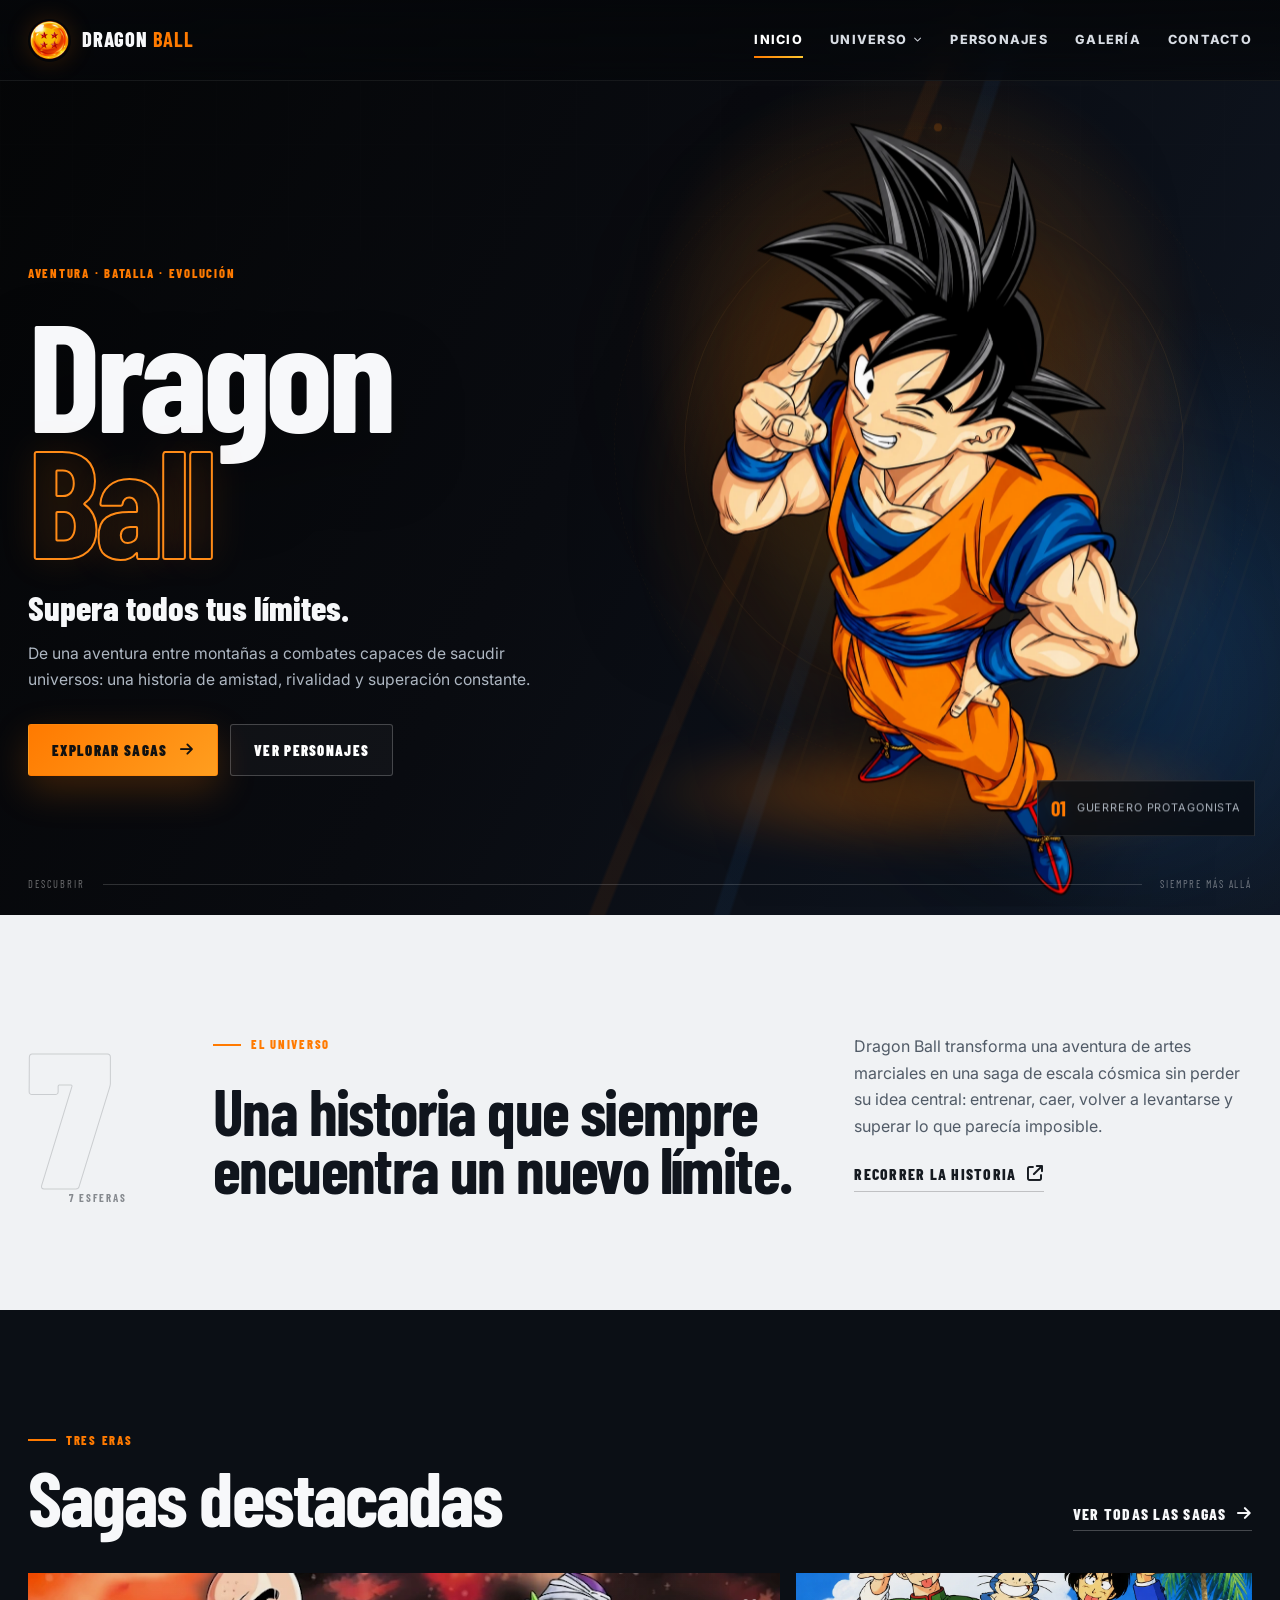
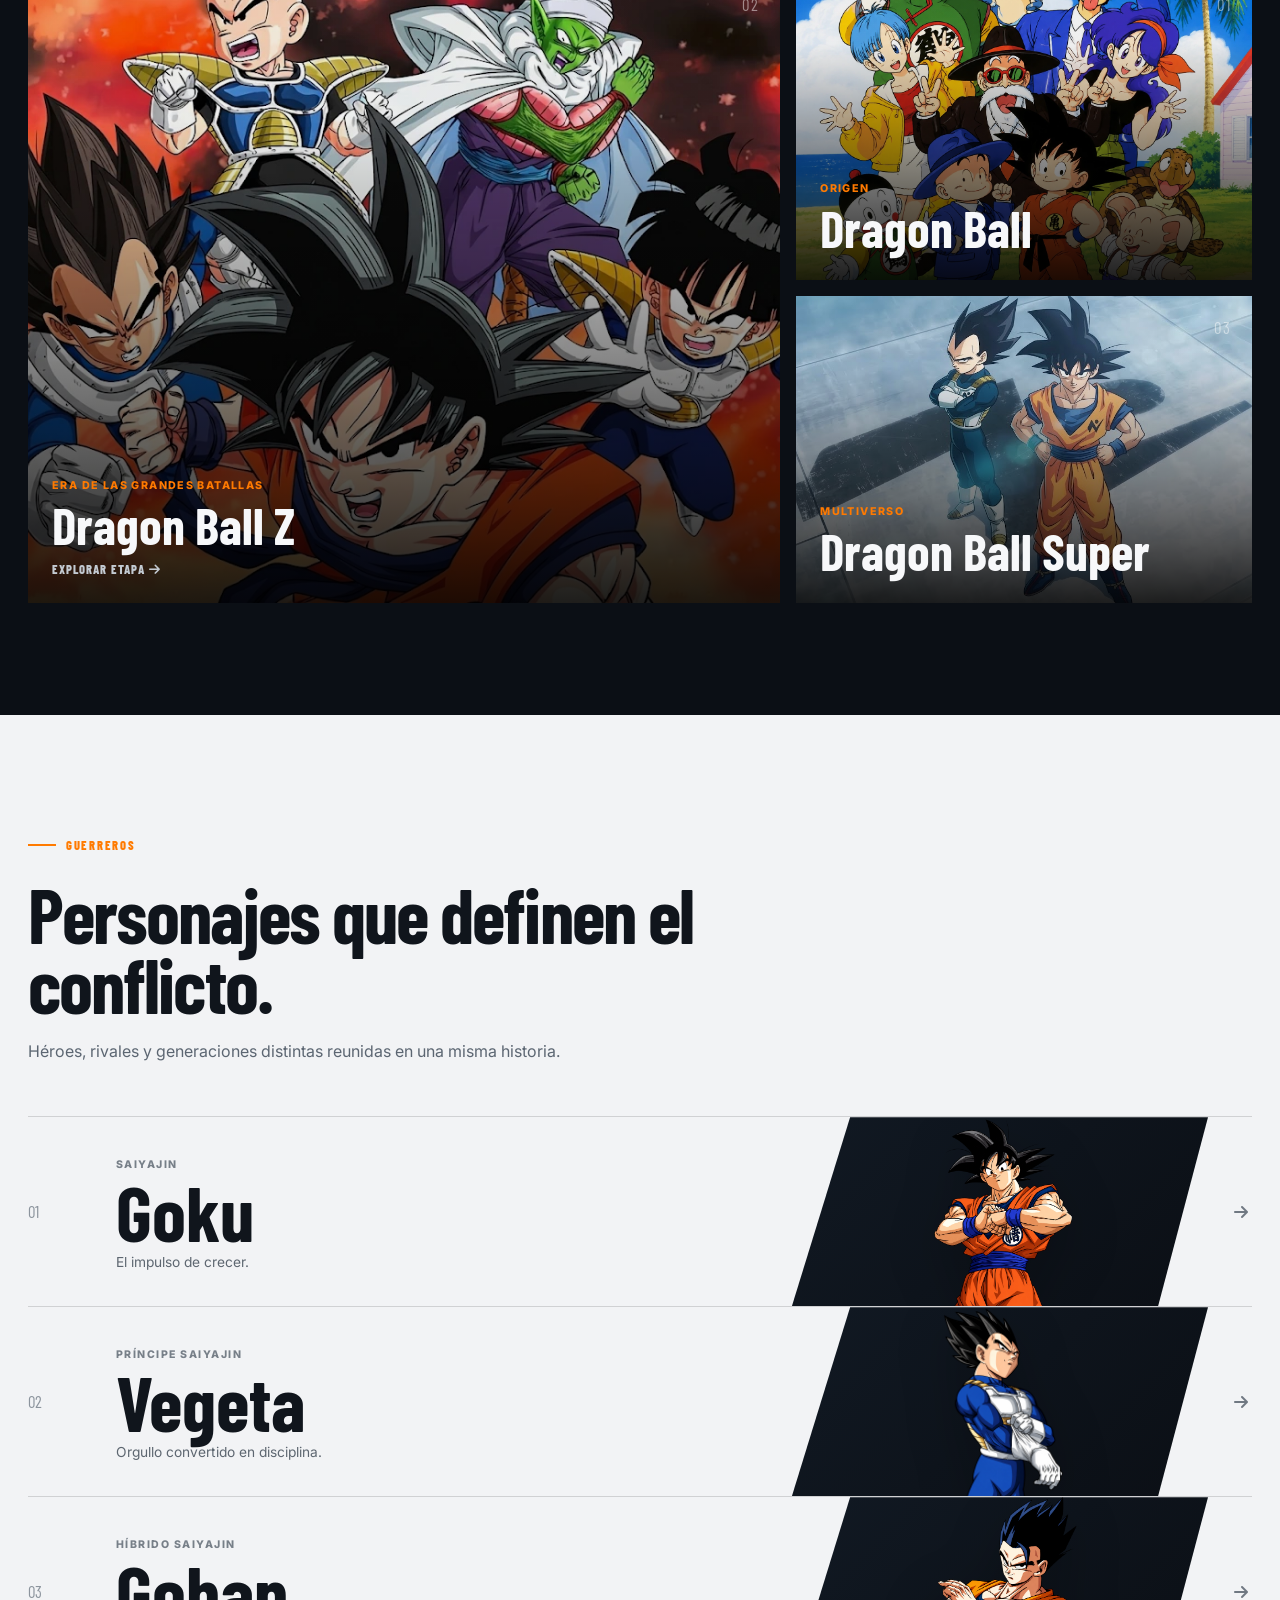
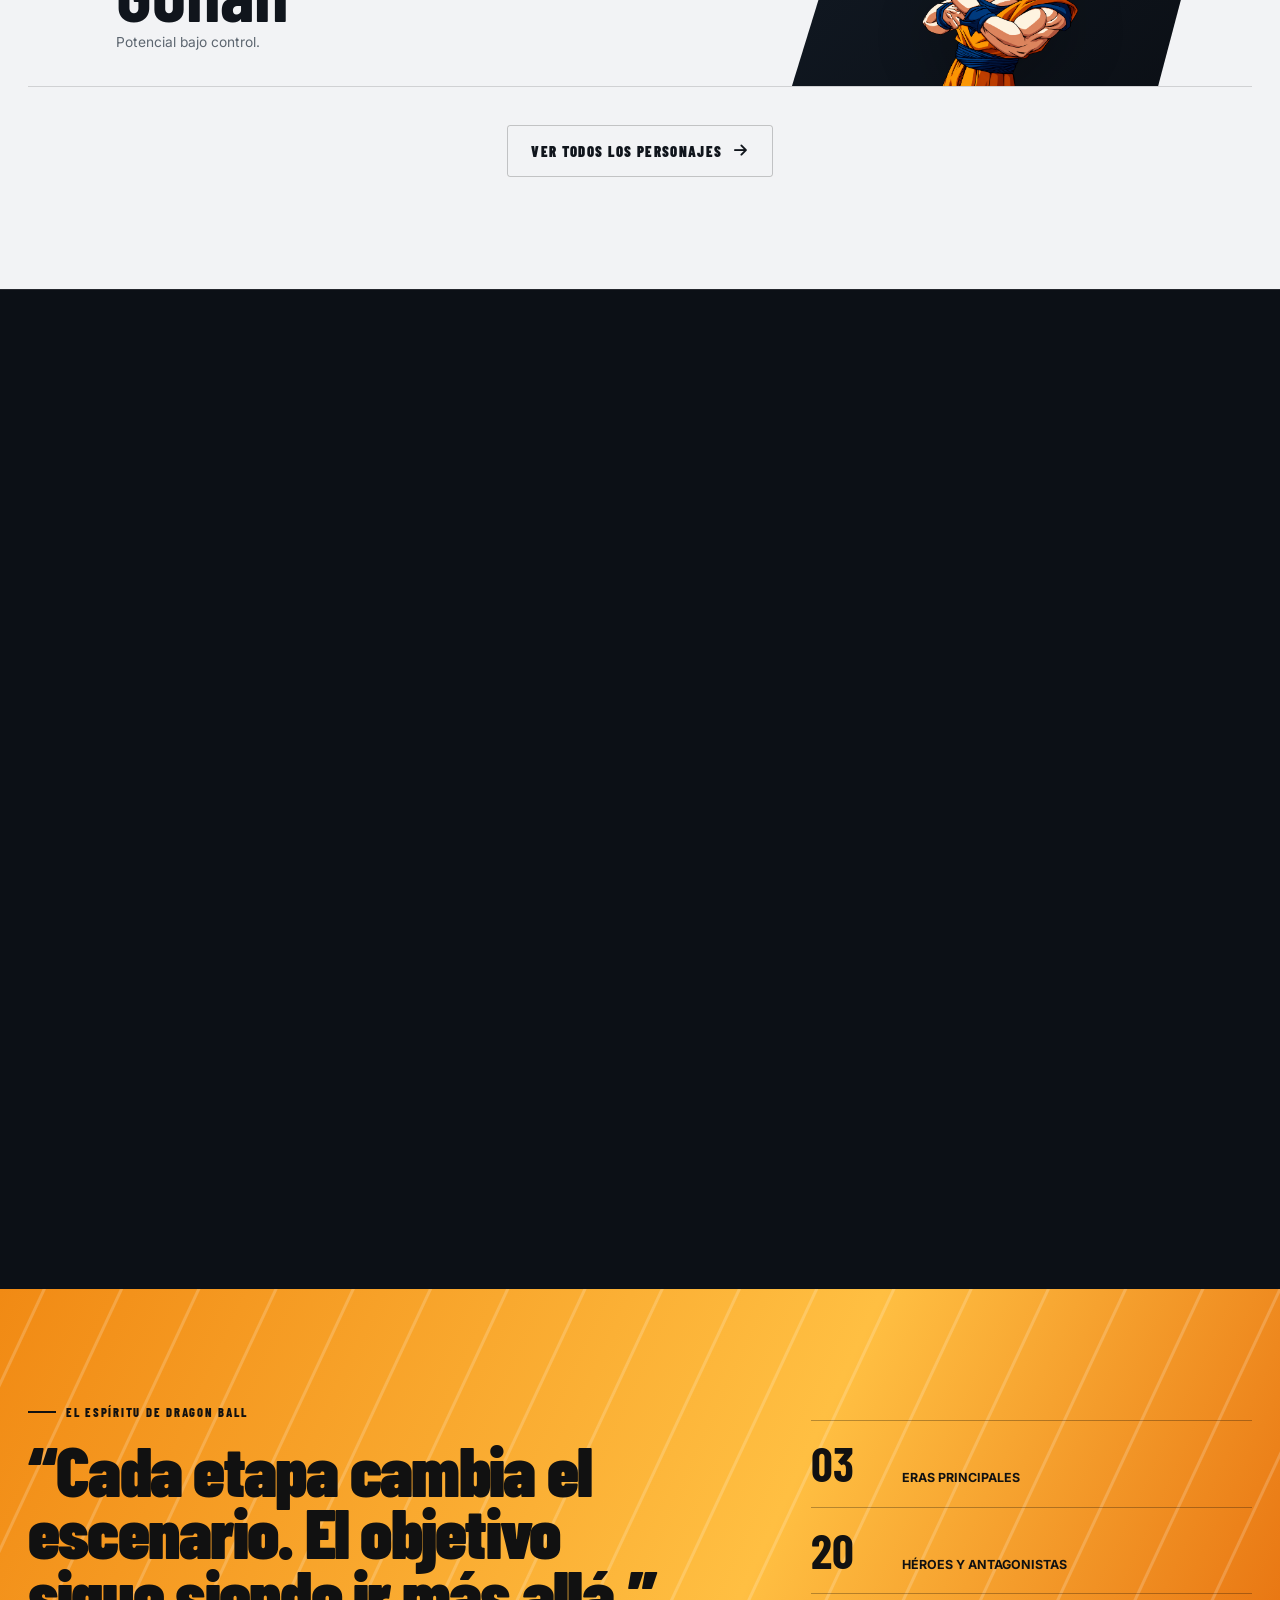
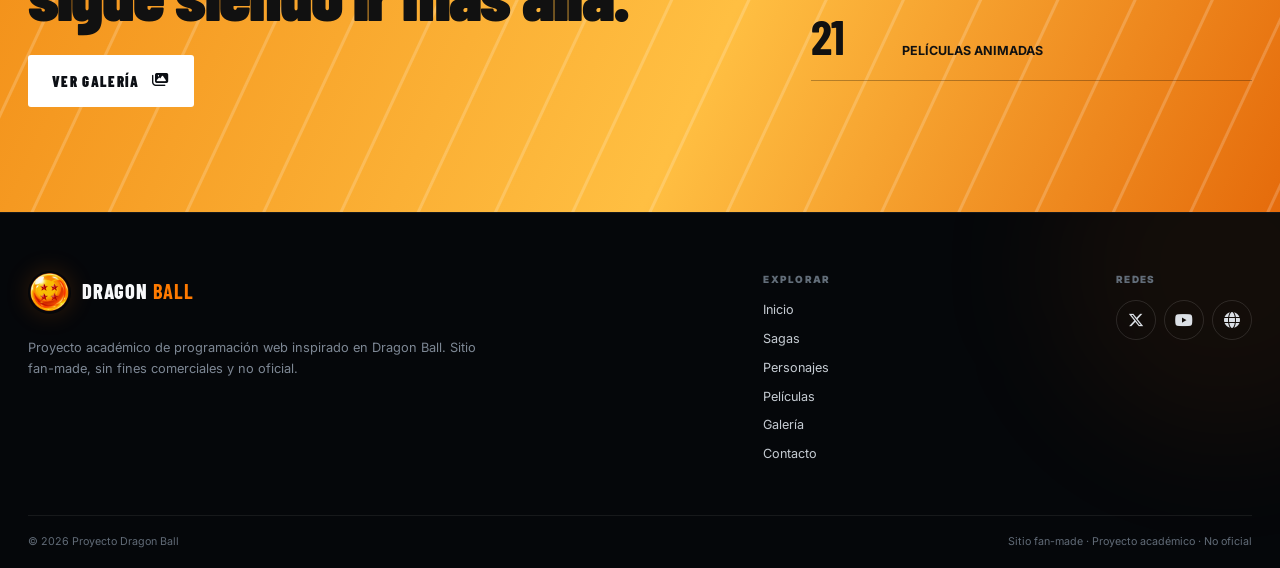
<file: index.html>
<!DOCTYPE html>
<html lang="es">
<head>
  <meta charset="UTF-8">
  <meta name="viewport" content="width=device-width, initial-scale=1.0">
  <meta name="title" content="Dragon Ball | Inicio">
  <meta name="description" content="Sagas, personajes, películas y transformaciones del universo Dragon Ball.">
  <meta name="theme-color" content="#07090d">
  <link rel="canonical" href="https://gonzalezmbenjamin.github.io/Dragon-Ball-Web/">
  <meta property="og:type" content="website">
  <meta property="og:locale" content="es_AR">
  <meta property="og:site_name" content="Dragon Ball Web">
  <meta property="og:title" content="Dragon Ball | Inicio">
  <meta property="og:description" content="Sagas, personajes, películas y transformaciones del universo Dragon Ball.">
  <meta property="og:url" content="https://gonzalezmbenjamin.github.io/Dragon-Ball-Web/">
  <meta property="og:image" content="https://gonzalezmbenjamin.github.io/Dragon-Ball-Web/img/og-goku-hero.jpg?v=3">
  <meta property="og:image:secure_url" content="https://gonzalezmbenjamin.github.io/Dragon-Ball-Web/img/og-goku-hero.jpg?v=3">
  <meta property="og:image:type" content="image/jpeg">
  <meta property="og:image:width" content="1200">
  <meta property="og:image:height" content="630">
  <meta property="og:image:alt" content="Goku, protagonista de Dragon Ball">
  <meta name="twitter:card" content="summary_large_image">
  <meta name="twitter:title" content="Dragon Ball | Inicio">
  <meta name="twitter:description" content="Sagas, personajes, películas y transformaciones del universo Dragon Ball.">
  <meta name="twitter:image" content="https://gonzalezmbenjamin.github.io/Dragon-Ball-Web/img/og-goku-hero.jpg?v=3">
  <link rel="image_src" href="https://gonzalezmbenjamin.github.io/Dragon-Ball-Web/img/og-goku-hero.jpg?v=3">
  <meta itemprop="image" content="https://gonzalezmbenjamin.github.io/Dragon-Ball-Web/img/og-goku-hero.jpg?v=3">
  <script type="application/ld+json">
  {
    "@context": "https://schema.org/",
    "@type": "Article",
    "name": "Dragon Ball",
    "headline": "Dragon Ball | Inicio",
    "description": "Sagas, personajes, películas y transformaciones del universo Dragon Ball.",
    "image": "https://gonzalezmbenjamin.github.io/Dragon-Ball-Web/img/og-goku-hero.jpg?v=3",
    "url": "https://gonzalezmbenjamin.github.io/Dragon-Ball-Web/",
    "mainEntityOfPage": "https://gonzalezmbenjamin.github.io/Dragon-Ball-Web/"
  }
  </script>
  <title>Dragon Ball | Inicio</title>
  <link rel="icon" type="image/svg+xml" href="img/favicon.svg?v=2">
  <link rel="icon" type="image/png" sizes="32x32" href="img/favicon-32x32.png?v=2">
  <link rel="icon" type="image/png" sizes="192x192" href="img/favicon-192x192.png?v=2">
  <link rel="shortcut icon" href="img/favicon.ico?v=2">
  <link rel="apple-touch-icon" sizes="180x180" href="img/apple-touch-icon.png?v=2">
  <link rel="preconnect" href="https://fonts.googleapis.com">
  <link rel="preconnect" href="https://fonts.gstatic.com" crossorigin>
  <link href="https://fonts.googleapis.com/css2?family=Barlow+Condensed:wght@400;500;600;700;800;900&family=Inter:wght@400;500;600;700&display=swap" rel="stylesheet">
  <link rel="stylesheet" href="https://cdnjs.cloudflare.com/ajax/libs/font-awesome/6.6.0/css/all.min.css">
  <link rel="stylesheet" href="CSS/estilos.css">
</head>
<body data-page="inicio">
  <a class="skip-link" href="#contenido">Saltar al contenido</a>
  <header class="site-header">
    <div class="nav-wrap container">
      <a class="brand" href="index.html" aria-label="Dragon Ball — Inicio">
        <span class="brand-mark" aria-hidden="true"><img src="img/logo/esfera-4-estrellas.webp" alt="" width="256" height="256"></span>
        <span class="brand-text">DRAGON <strong>BALL</strong></span>
      </a>
      <button class="menu-toggle" id="menuToggle" type="button" aria-label="Abrir menú" aria-expanded="false" aria-controls="mainMenu">
        <span></span><span></span><span></span>
      </button>
      <nav class="main-nav" id="mainMenu" aria-label="Navegación principal">
          <a href="index.html" class="nav-link active" aria-current="page">Inicio</a>
          <div class="nav-item-dropdown" data-dropdown>
            <button type="button" class="nav-link nav-link-dropdown" id="universoToggle" aria-haspopup="true" aria-expanded="false" aria-controls="universoMenu">Universo <i class="fa-solid fa-chevron-down nav-caret" aria-hidden="true"></i></button>
            <div class="nav-dropdown-menu" id="universoMenu" role="menu">
              <a href="sagas.html" class="nav-dropdown-link" role="menuitem">Sagas</a>
              <a href="peliculas.html" class="nav-dropdown-link" role="menuitem">Películas</a>
              <a href="personajes.html#transformaciones" class="nav-dropdown-link" role="menuitem">Transformaciones</a>
            </div>
          </div>
          <a href="personajes.html" class="nav-link">Personajes</a>
          <a href="galeria.html" class="nav-link">Galería</a>
          <a href="contacto.html" class="nav-link">Contacto</a>
      </nav>
    </div>
  </header>

  <main id="contenido">
    <section class="home-hero">
      <div class="hero-grid-lines" aria-hidden="true"></div>
      <div class="hero-flare hero-flare-orange" aria-hidden="true"></div>
      <div class="hero-flare hero-flare-blue" aria-hidden="true"></div>
      <div class="container home-hero-inner">
        <div class="home-hero-copy reveal">
          <p class="eyebrow">AVENTURA · BATALLA · EVOLUCIÓN</p>
          <h1>Dragon <span>Ball</span></h1>
          <p class="home-hero-tagline">Supera todos tus límites.</p>
          <p class="home-hero-description">De una aventura entre montañas a combates capaces de sacudir universos: una historia de amistad, rivalidad y superación constante.</p>
          <div class="hero-actions">
            <a class="btn btn-primary" href="sagas.html">Explorar sagas <i class="fa-solid fa-arrow-right"></i></a>
            <a class="btn btn-ghost" href="personajes.html">Ver personajes</a>
          </div>
        </div>
        <div class="home-hero-visual reveal reveal-delay-1" data-parallax="0.035">
          <div class="hero-aura" aria-hidden="true"></div>
          <div class="hero-orbit orbit-a" aria-hidden="true"></div>
          <div class="hero-orbit orbit-b" aria-hidden="true"></div>
          <div class="media-frame" data-fallback="Imagen no disponible">
            <img src="img/hero/goku-hero.webp" alt="Goku, protagonista de Dragon Ball" width="969" height="1624">
          </div>
          <div class="hero-index"><strong>01</strong><span>Guerrero protagonista</span></div>
        </div>
      </div>
      <div class="hero-bottom-line container" aria-hidden="true">
        <span>DESCUBRIR</span><span class="hero-line"></span><span>SIEMPRE MÁS ALLÁ</span>
      </div>
    </section>

    <section class="home-intro section">
      <div class="container home-intro-layout">
        <div class="intro-number reveal" aria-hidden="true">7</div>
        <div class="intro-heading reveal">
          <p class="section-kicker">EL UNIVERSO</p>
          <h2>Una historia que siempre encuentra un nuevo límite.</h2>
        </div>
        <div class="intro-brief reveal reveal-delay-1">
          <p>Dragon Ball transforma una aventura de artes marciales en una saga de escala cósmica sin perder su idea central: entrenar, caer, volver a levantarse y superar lo que parecía imposible.</p>
          <a class="text-link" href="sagas.html">Recorrer la historia <i class="fa-solid fa-arrow-up-right-from-square"></i></a>
        </div>
      </div>
    </section>

    <section class="section home-sagas-preview">
      <div class="container">
        <div class="split-heading reveal">
          <div><span class="meta-label">TRES ERAS</span><h2>Sagas destacadas</h2></div>
          <a class="text-link" href="sagas.html">Ver todas las sagas <i class="fa-solid fa-arrow-right"></i></a>
        </div>
        <div class="preview-sagas">
          <a class="preview-saga preview-saga-large reveal" href="sagas.html#dragon-ball-z">
            <div class="media-frame" data-fallback="Imagen no disponible"><img src="img/sagas/dragon-ball-z-hero.webp" alt="Dragon Ball Z" loading="lazy" width="1024" height="687"></div>
            <span class="preview-index">02</span>
            <div class="preview-overlay"><small>ERA DE LAS GRANDES BATALLAS</small><h3>Dragon Ball Z</h3><span>Explorar etapa <i class="fa-solid fa-arrow-right"></i></span></div>
          </a>
          <div class="preview-sagas-side">
            <a class="preview-saga reveal reveal-delay-1" href="sagas.html#dragon-ball">
              <div class="media-frame" data-fallback="Imagen no disponible"><img src="img/sagas/dragon-ball-hero.webp" alt="Dragon Ball clásico" loading="lazy" width="1351" height="1164"></div>
              <span class="preview-index">01</span>
              <div class="preview-overlay"><small>ORIGEN</small><h3>Dragon Ball</h3></div>
            </a>
            <a class="preview-saga reveal reveal-delay-2" href="sagas.html#dragon-ball-super">
              <div class="media-frame" data-fallback="Imagen no disponible"><img src="img/sagas/dragon-ball-super-hero.webp" alt="Dragon Ball Super" loading="lazy" width="1024" height="572"></div>
              <span class="preview-index">03</span>
              <div class="preview-overlay"><small>MULTIVERSO</small><h3>Dragon Ball Super</h3></div>
            </a>
          </div>
        </div>
      </div>
    </section>

    <section class="section home-characters-preview">
      <div class="container">
        <div class="editorial-heading reveal">
          <p class="section-kicker">GUERREROS</p>
          <h2>Personajes que definen el conflicto.</h2>
          <p>Héroes, rivales y generaciones distintas reunidas en una misma historia.</p>
        </div>
        <div class="character-strips">
          <a class="character-strip reveal" href="personajes.html#goku">
            <div class="character-strip-number">01</div>
            <div class="character-strip-copy"><small>SAIYAJIN</small><h3>Goku</h3><p>El impulso de crecer.</p></div>
            <div class="character-strip-image"><div class="media-frame" data-fallback="Imagen no disponible"><img src="img/personajes/goku.webp" alt="Goku" loading="lazy" width="1196" height="1315"></div></div><i class="fa-solid fa-arrow-right"></i>
          </a>
          <a class="character-strip reveal reveal-delay-1" href="personajes.html#vegeta">
            <div class="character-strip-number">02</div>
            <div class="character-strip-copy"><small>PRÍNCIPE SAIYAJIN</small><h3>Vegeta</h3><p>Orgullo convertido en disciplina.</p></div>
            <div class="character-strip-image"><div class="media-frame" data-fallback="Imagen no disponible"><img src="img/personajes/vegeta.webp" alt="Vegeta" loading="lazy" width="1024" height="1536"></div></div><i class="fa-solid fa-arrow-right"></i>
          </a>
          <a class="character-strip reveal reveal-delay-2" href="personajes.html#gohan">
            <div class="character-strip-number">03</div>
            <div class="character-strip-copy"><small>HÍBRIDO SAIYAJIN</small><h3>Gohan</h3><p>Potencial bajo control.</p></div>
            <div class="character-strip-image"><div class="media-frame" data-fallback="Imagen no disponible"><img src="img/personajes/gohan-home.webp" alt="Gohan" loading="lazy" width="1269" height="1239"></div></div><i class="fa-solid fa-arrow-right"></i>
          </a>
        </div>
        <div class="center-action reveal"><a class="btn btn-outline" href="personajes.html">Ver todos los personajes <i class="fa-solid fa-arrow-right"></i></a></div>
      </div>
    </section>

    <section class="section home-movies-preview">
      <div class="container">
        <div class="split-heading reveal">
          <div><span class="meta-label">GRAN PANTALLA</span><h2>Películas</h2></div>
          <a class="text-link" href="peliculas.html">Ver todas las películas <i class="fa-solid fa-arrow-right"></i></a>
        </div>
        <div class="home-movies-grid">
          <a class="home-movie-card reveal" href="peliculas.html#battle-of-gods">
            <div class="movie-poster-frame media-frame" data-fallback="Imagen no disponible">
              <img src="img/peliculas/battle-of-gods.webp" alt="Póster de Dragon Ball Z: La batalla de los dioses" loading="lazy" width="1200" height="1699">
            </div>
            <div class="home-movie-card-overlay"><small>2013 · Dragon Ball Z</small><strong>La batalla de los dioses</strong></div>
          </a>
          <a class="home-movie-card reveal reveal-delay-1" href="peliculas.html#broly-super">
            <div class="movie-poster-frame media-frame" data-fallback="Imagen no disponible">
              <img src="img/peliculas/broly-super.webp" alt="Póster de Dragon Ball Super: Broly" loading="lazy" width="879" height="1246">
            </div>
            <div class="home-movie-card-overlay"><small>2018 · Dragon Ball Super</small><strong>Broly</strong></div>
          </a>
          <a class="home-movie-card reveal reveal-delay-2" href="peliculas.html#super-hero">
            <div class="movie-poster-frame media-frame" data-fallback="Imagen no disponible">
              <img src="img/peliculas/super-hero.webp" alt="Póster de Dragon Ball Super: Super Hero" loading="lazy" width="1255" height="1800">
            </div>
            <div class="home-movie-card-overlay"><small>2022 · Dragon Ball Super</small><strong>Super Hero</strong></div>
          </a>
        </div>
      </div>
    </section>

    <section class="home-manifesto">
      <div class="manifesto-energy" aria-hidden="true"></div>
      <div class="container manifesto-layout">
        <div class="manifesto-copy reveal">
          <span class="meta-label">EL ESPÍRITU DE DRAGON BALL</span>
          <blockquote>“Cada etapa cambia el escenario. El objetivo sigue siendo ir más allá.”</blockquote>
          <a class="btn btn-light" href="galeria.html">Ver galería <i class="fa-solid fa-images"></i></a>
        </div>
        <div class="manifesto-stats reveal reveal-delay-1">
          <div><strong>03</strong><span>eras principales</span></div>
          <div><strong>20</strong><span>héroes y antagonistas</span></div>
          <div><strong>21</strong><span>películas animadas</span></div>
        </div>
      </div>
    </section>
  </main>

  <footer class="site-footer">
    <div class="footer-glow" aria-hidden="true"></div>
    <div class="container footer-top">
      <div class="footer-about">
        <a class="brand footer-brand" href="index.html">
          <span class="brand-mark" aria-hidden="true"><img src="img/logo/esfera-4-estrellas.webp" alt="" width="256" height="256"></span>
          <span class="brand-text">DRAGON <strong>BALL</strong></span>
        </a>
        <p>Proyecto académico de programación web inspirado en Dragon Ball. Sitio fan-made, sin fines comerciales y no oficial.</p>
      </div>
      <div class="footer-nav" aria-label="Navegación secundaria">
        <span>Explorar</span>
        <a href="index.html">Inicio</a>
        <a href="sagas.html">Sagas</a>
        <a href="personajes.html">Personajes</a>
        <a href="peliculas.html">Películas</a>
        <a href="galeria.html">Galería</a>
        <a href="contacto.html">Contacto</a>
      </div>
      <div class="footer-social">
        <span>Redes</span>
        <div class="socials" aria-label="Redes sociales">
          <a href="https://x.com/DB_official_en" aria-label="X oficial de Dragon Ball" target="_blank" rel="noopener noreferrer"><i class="fa-brands fa-x-twitter" aria-hidden="true"></i></a>
          <a href="https://www.youtube.com/@dragonball_official" aria-label="YouTube oficial de Dragon Ball" target="_blank" rel="noopener noreferrer"><i class="fa-brands fa-youtube" aria-hidden="true"></i></a>
          <a href="https://es.dragon-ball-official.com/" aria-label="Sitio oficial de Dragon Ball" target="_blank" rel="noopener noreferrer"><i class="fa-solid fa-globe" aria-hidden="true"></i></a>
        </div>
      </div>
    </div>
    <div class="container footer-bottom">
      <span>© <span data-current-year>2026</span> Proyecto Dragon Ball</span>
      <span>Sitio fan-made · Proyecto académico · No oficial</span>
    </div>
  </footer>
  <script src="js/script.js"></script>
</body>
</html>
</file>
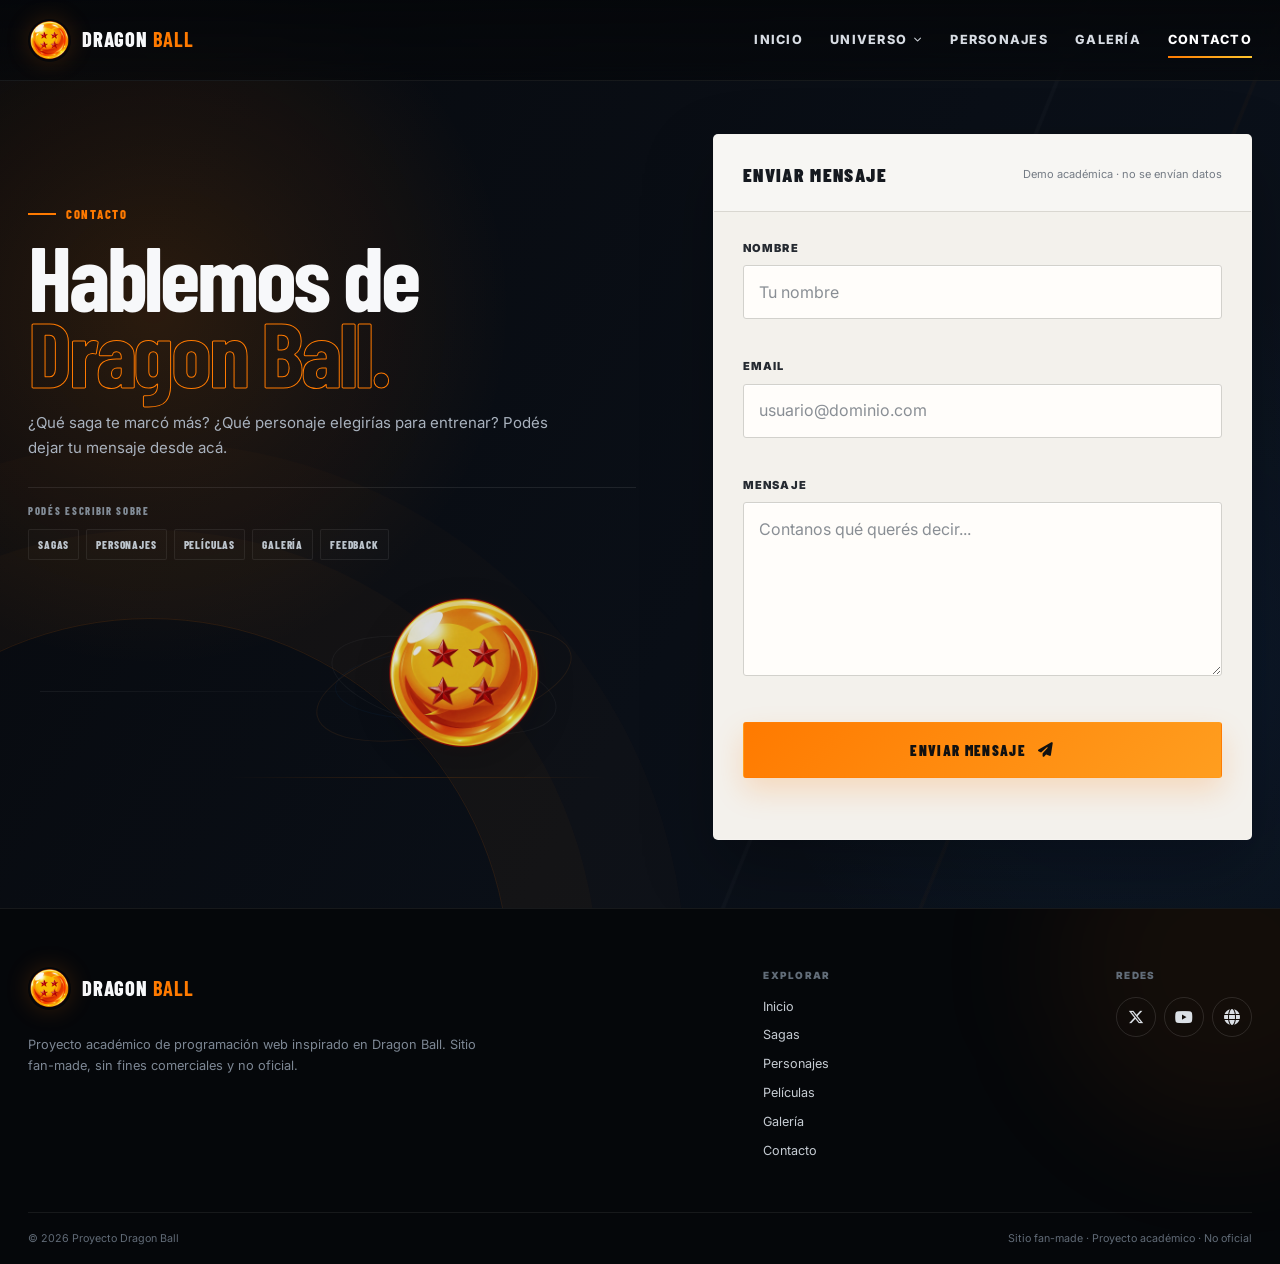
<file: contacto.html>
<!DOCTYPE html>
<html lang="es">
<head>
  <meta charset="UTF-8">
  <meta name="viewport" content="width=device-width, initial-scale=1.0">
  <meta name="description" content="Formulario de contacto del proyecto académico Dragon Ball.">
  <meta name="theme-color" content="#07090d">
  <title>Dragon Ball | Contacto</title>
  <link rel="icon" type="image/svg+xml" href="img/favicon.svg?v=2">
  <link rel="icon" type="image/png" sizes="32x32" href="img/favicon-32x32.png?v=2">
  <link rel="icon" type="image/png" sizes="192x192" href="img/favicon-192x192.png?v=2">
  <link rel="shortcut icon" href="img/favicon.ico?v=2">
  <link rel="apple-touch-icon" sizes="180x180" href="img/apple-touch-icon.png?v=2">
  <link rel="preconnect" href="https://fonts.googleapis.com">
  <link rel="preconnect" href="https://fonts.gstatic.com" crossorigin>
  <link href="https://fonts.googleapis.com/css2?family=Barlow+Condensed:wght@400;500;600;700;800;900&family=Inter:wght@400;500;600;700&display=swap" rel="stylesheet">
  <link rel="stylesheet" href="https://cdnjs.cloudflare.com/ajax/libs/font-awesome/6.6.0/css/all.min.css">
  <link rel="stylesheet" href="CSS/estilos.css">
</head>
<body data-page="contacto">
  <a class="skip-link" href="#contenido">Saltar al contenido</a>
  <header class="site-header">
    <div class="nav-wrap container">
      <a class="brand" href="index.html" aria-label="Dragon Ball — Inicio">
        <span class="brand-mark" aria-hidden="true"><img src="img/logo/esfera-4-estrellas.webp" alt="" width="256" height="256"></span>
        <span class="brand-text">DRAGON <strong>BALL</strong></span>
      </a>
      <button class="menu-toggle" id="menuToggle" type="button" aria-label="Abrir menú" aria-expanded="false" aria-controls="mainMenu">
        <span></span><span></span><span></span>
      </button>
      <nav class="main-nav" id="mainMenu" aria-label="Navegación principal">
          <a href="index.html" class="nav-link">Inicio</a>
          <div class="nav-item-dropdown" data-dropdown>
            <button type="button" class="nav-link nav-link-dropdown" id="universoToggle" aria-haspopup="true" aria-expanded="false" aria-controls="universoMenu">Universo <i class="fa-solid fa-chevron-down nav-caret" aria-hidden="true"></i></button>
            <div class="nav-dropdown-menu" id="universoMenu" role="menu">
              <a href="sagas.html" class="nav-dropdown-link" role="menuitem">Sagas</a>
              <a href="peliculas.html" class="nav-dropdown-link" role="menuitem">Películas</a>
              <a href="personajes.html#transformaciones" class="nav-dropdown-link" role="menuitem">Transformaciones</a>
            </div>
          </div>
          <a href="personajes.html" class="nav-link">Personajes</a>
          <a href="galeria.html" class="nav-link">Galería</a>
          <a href="contacto.html" class="nav-link active" aria-current="page">Contacto</a>
      </nav>
    </div>
  </header>

  <main id="contenido">
    <section class="contact-page">
      <div class="contact-energy" aria-hidden="true"></div>
      <div class="container contact-page-layout">
        <div class="contact-page-copy reveal">
          <span class="meta-label">CONTACTO</span>
          <h1>Hablemos de <em>Dragon Ball.</em></h1>
          <p>¿Qué saga te marcó más? ¿Qué personaje elegirías para entrenar? Podés dejar tu mensaje desde acá.</p>
          <div class="contact-topics" aria-label="Temas sobre los que podés escribir">
            <span class="contact-topics-label">Podés escribir sobre</span>
            <div class="contact-topic-list">
              <span>Sagas</span>
              <span>Personajes</span>
              <span>Películas</span>
              <span>Galería</span>
              <span>Feedback</span>
            </div>
          </div>
          <div class="contact-visual" aria-hidden="true">
            <span class="contact-orbit contact-orbit-a"></span>
            <span class="contact-orbit contact-orbit-b"></span>
            <span class="contact-orbit contact-orbit-c"></span>
            <span class="contact-visual-line"></span>
            <img class="contact-dragon-ball" src="img/contacto/esfera-4-estrellas.webp" alt="" width="720" height="720">
          </div>
        </div>
        <div class="contact-form-panel reveal reveal-delay-1">
          <div class="form-panel-head"><span>ENVIAR MENSAJE</span><small>Demo académica · no se envían datos</small></div>
          <form class="contact-form" id="contactForm" novalidate>
            <div class="form-field"><label for="name">Nombre</label><input type="text" id="name" name="name" placeholder="Tu nombre" autocomplete="name" aria-describedby="nameError"><small class="error-message" id="nameError" aria-live="polite"></small></div>
            <div class="form-field"><label for="email">Email</label><input type="email" id="email" name="email" placeholder="usuario@dominio.com" autocomplete="email" aria-describedby="emailError"><small class="error-message" id="emailError" aria-live="polite"></small></div>
            <div class="form-field"><label for="message">Mensaje</label><textarea id="message" name="message" rows="6" placeholder="Contanos qué querés decir..." aria-describedby="messageError"></textarea><small class="error-message" id="messageError" aria-live="polite"></small></div>
            <button class="btn btn-primary btn-submit" type="submit">Enviar mensaje <i class="fa-solid fa-paper-plane"></i></button>
            <p class="form-success" id="formSuccess" role="status" aria-live="polite"></p>
          </form>
        </div>
      </div>
    </section>
  </main>

  <footer class="site-footer">
    <div class="footer-glow" aria-hidden="true"></div>
    <div class="container footer-top">
      <div class="footer-about">
        <a class="brand footer-brand" href="index.html">
          <span class="brand-mark" aria-hidden="true"><img src="img/logo/esfera-4-estrellas.webp" alt="" width="256" height="256"></span>
          <span class="brand-text">DRAGON <strong>BALL</strong></span>
        </a>
        <p>Proyecto académico de programación web inspirado en Dragon Ball. Sitio fan-made, sin fines comerciales y no oficial.</p>
      </div>
      <div class="footer-nav" aria-label="Navegación secundaria">
        <span>Explorar</span>
        <a href="index.html">Inicio</a>
        <a href="sagas.html">Sagas</a>
        <a href="personajes.html">Personajes</a>
        <a href="peliculas.html">Películas</a>
        <a href="galeria.html">Galería</a>
        <a href="contacto.html">Contacto</a>
      </div>
      <div class="footer-social">
        <span>Redes</span>
        <div class="socials" aria-label="Redes sociales">
          <a href="https://x.com/DB_official_en" aria-label="X oficial de Dragon Ball" target="_blank" rel="noopener noreferrer"><i class="fa-brands fa-x-twitter" aria-hidden="true"></i></a>
          <a href="https://www.youtube.com/@dragonball_official" aria-label="YouTube oficial de Dragon Ball" target="_blank" rel="noopener noreferrer"><i class="fa-brands fa-youtube" aria-hidden="true"></i></a>
          <a href="https://es.dragon-ball-official.com/" aria-label="Sitio oficial de Dragon Ball" target="_blank" rel="noopener noreferrer"><i class="fa-solid fa-globe" aria-hidden="true"></i></a>
        </div>
      </div>
    </div>
    <div class="container footer-bottom">
      <span>© <span data-current-year>2026</span> Proyecto Dragon Ball</span>
      <span>Sitio fan-made · Proyecto académico · No oficial</span>
    </div>
  </footer>
  <script src="js/script.js"></script>
</body>
</html>
</file>
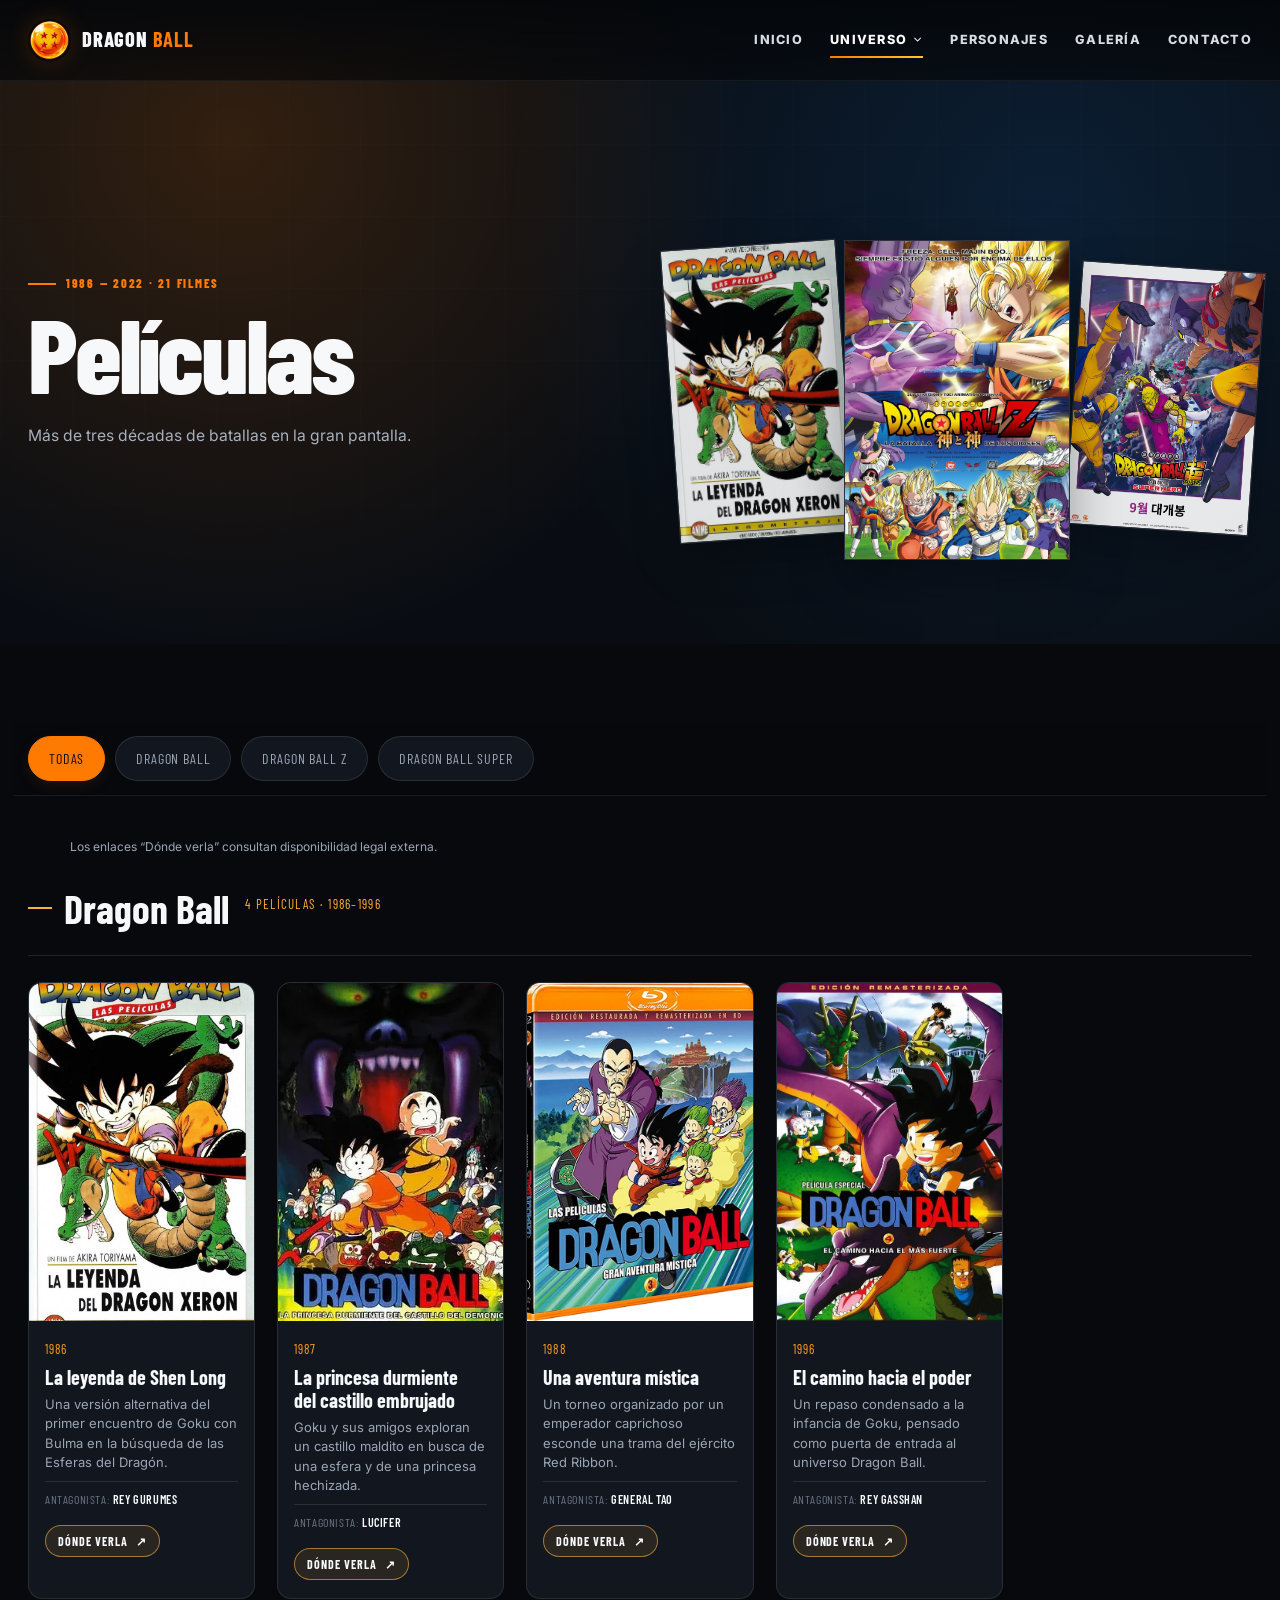
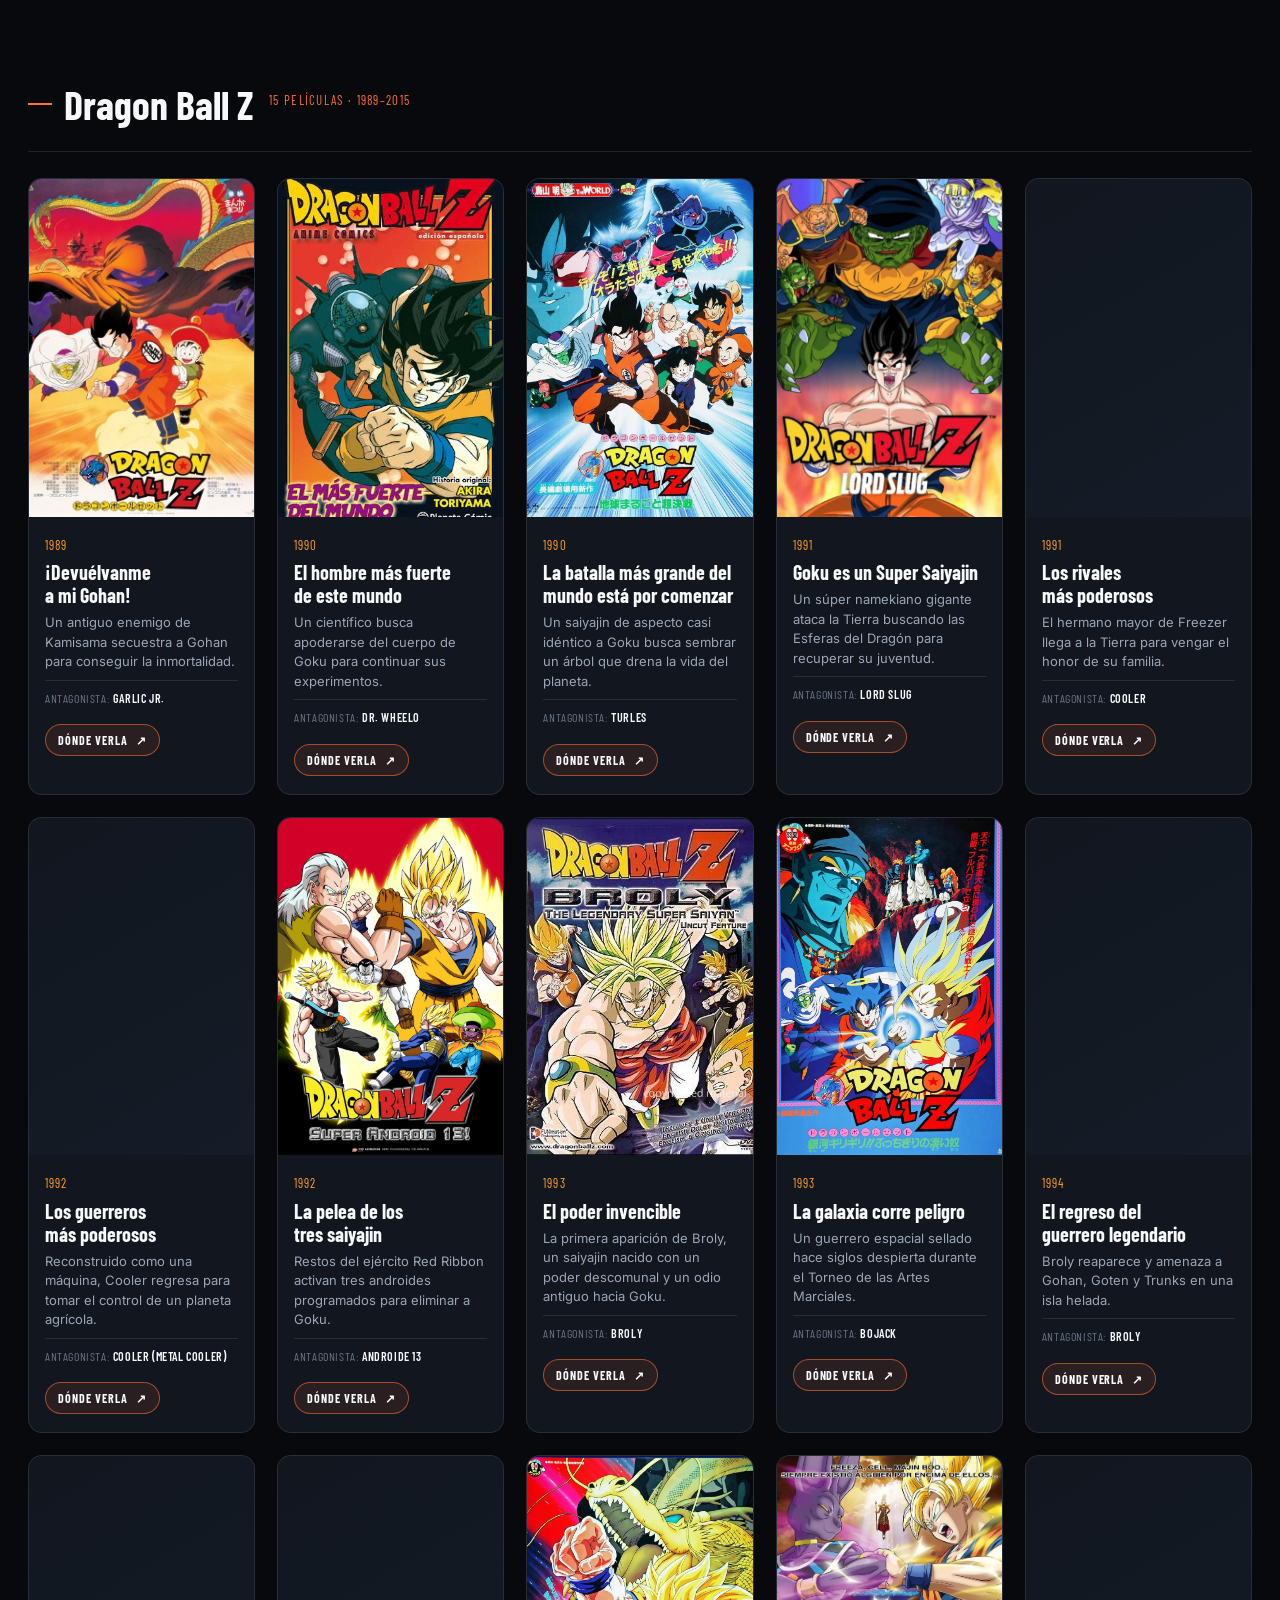
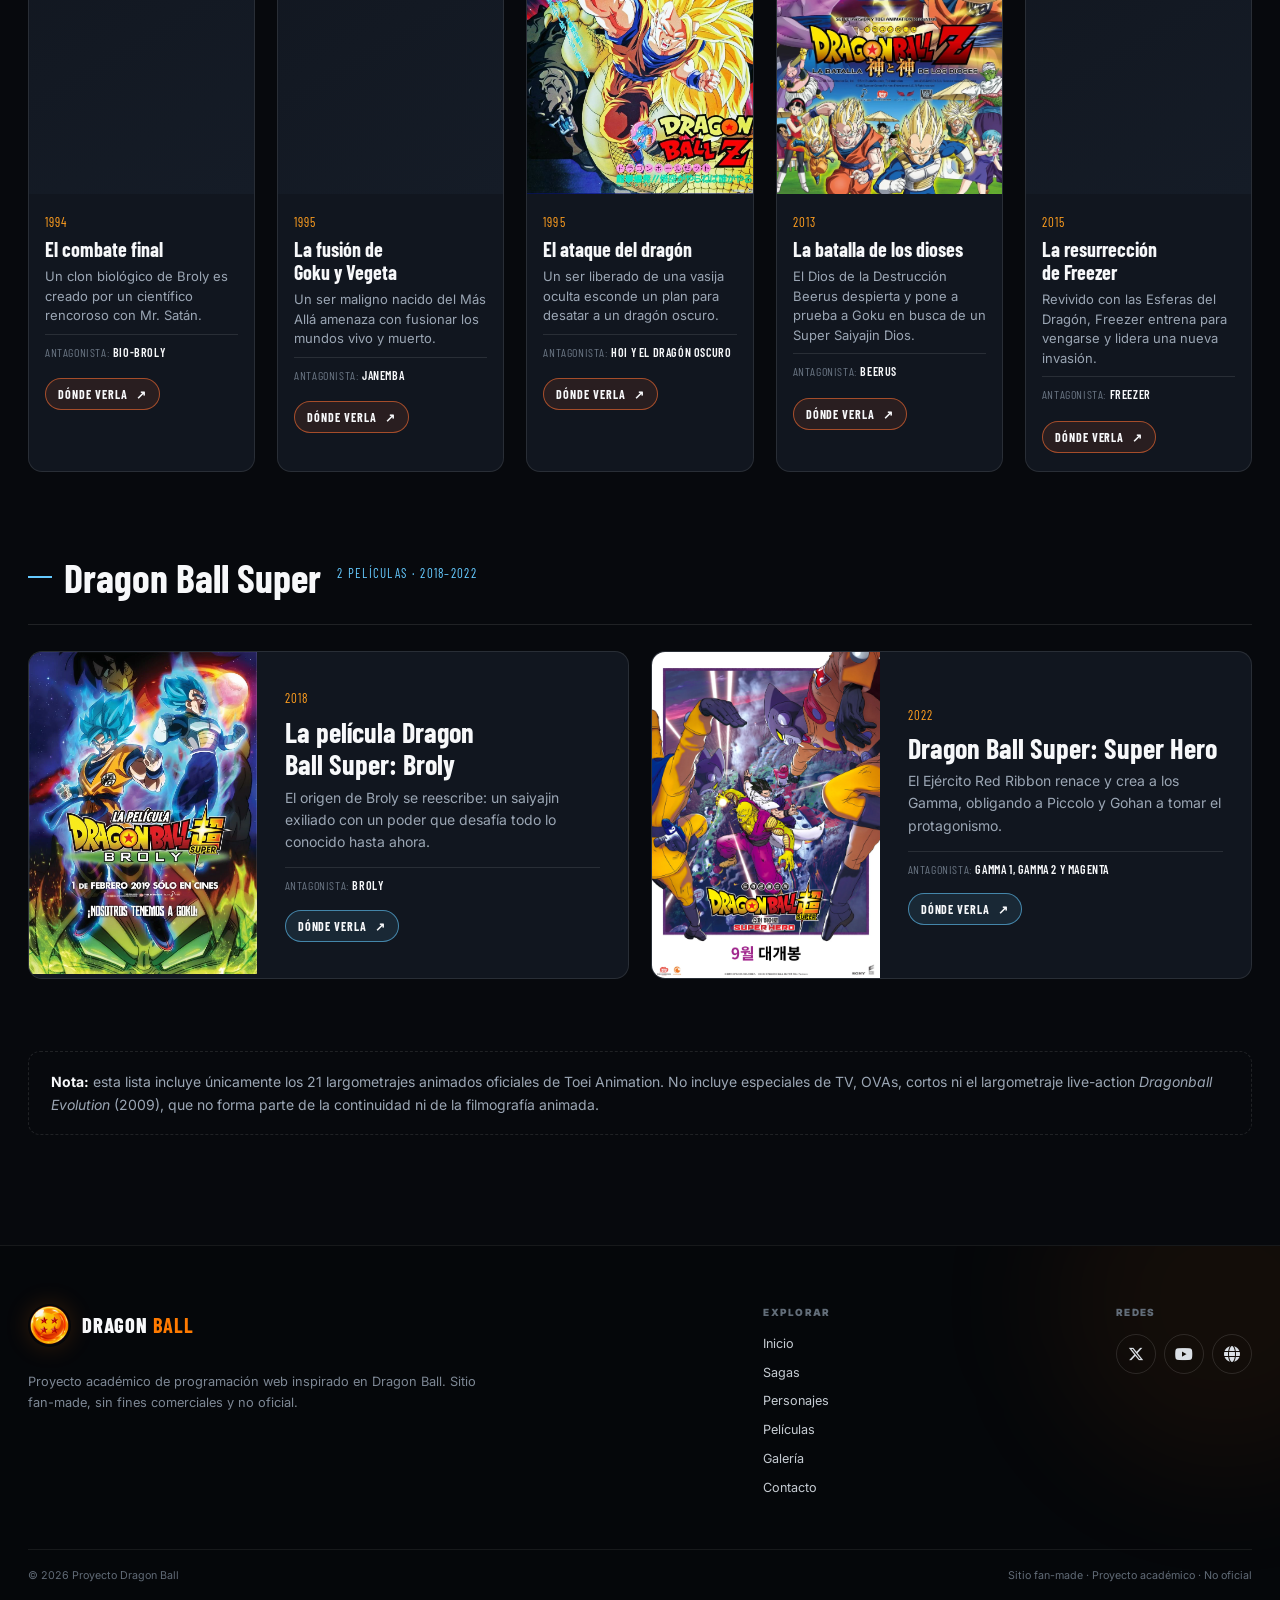
<file: peliculas.html>
<!DOCTYPE html>

<html lang="es">
<head>
<meta charset="utf-8"/>
<meta content="width=device-width, initial-scale=1.0" name="viewport"/>
<meta content="Las 21 películas animadas de Dragon Ball, Dragon Ball Z y Dragon Ball Super, organizadas por etapa." name="description"/>
<meta content="#07090d" name="theme-color"/>
<title>Dragon Ball | Películas</title>
<link href="img/favicon.svg?v=2" rel="icon" type="image/svg+xml"/>
<link href="img/favicon-32x32.png?v=2" rel="icon" sizes="32x32" type="image/png"/>
<link href="img/favicon-192x192.png?v=2" rel="icon" sizes="192x192" type="image/png"/>
<link href="img/favicon.ico?v=2" rel="shortcut icon"/>
<link href="img/apple-touch-icon.png?v=2" rel="apple-touch-icon" sizes="180x180"/>
<link href="https://fonts.googleapis.com" rel="preconnect"/>
<link crossorigin="" href="https://fonts.gstatic.com" rel="preconnect"/>
<link href="https://fonts.googleapis.com/css2?family=Barlow+Condensed:wght@400;500;600;700;800;900&amp;family=Inter:wght@400;500;600;700&amp;display=swap" rel="stylesheet"/>
<link href="https://cdnjs.cloudflare.com/ajax/libs/font-awesome/6.6.0/css/all.min.css" rel="stylesheet"/>
<link href="CSS/estilos.css" rel="stylesheet"/>
</head>
<body data-page="peliculas">
<a class="skip-link" href="#contenido">Saltar al contenido</a>
<header class="site-header">
<div class="nav-wrap container">
<a aria-label="Dragon Ball — Inicio" class="brand" href="index.html">
<span aria-hidden="true" class="brand-mark"><img alt="" height="256" src="img/logo/esfera-4-estrellas.webp" width="256"/></span>
<span class="brand-text">DRAGON <strong>BALL</strong></span>
</a>
<button aria-controls="mainMenu" aria-expanded="false" aria-label="Abrir menú" class="menu-toggle" id="menuToggle" type="button">
<span></span><span></span><span></span>
</button>
<nav aria-label="Navegación principal" class="main-nav" id="mainMenu">
<a class="nav-link" href="index.html">Inicio</a>
<div class="nav-item-dropdown active" data-dropdown="">
<button aria-controls="universoMenu" aria-expanded="false" aria-haspopup="true" class="nav-link nav-link-dropdown active" id="universoToggle" type="button">Universo <i aria-hidden="true" class="fa-solid fa-chevron-down nav-caret"></i></button>
<div class="nav-dropdown-menu" id="universoMenu" role="menu">
<a class="nav-dropdown-link" href="sagas.html" role="menuitem">Sagas</a>
<a aria-current="page" class="nav-dropdown-link active" href="peliculas.html" role="menuitem">Películas</a>
<a class="nav-dropdown-link" href="personajes.html#transformaciones" role="menuitem">Transformaciones</a>
</div>
</div>
<a class="nav-link" href="personajes.html">Personajes</a>
<a class="nav-link" href="galeria.html">Galería</a>
<a class="nav-link" href="contacto.html">Contacto</a>
</nav>
</div>
</header>
<main id="contenido">
<section class="page-hero page-hero-movies">
<div aria-hidden="true" class="page-hero-lines"></div>
<div class="container page-hero-layout">
<div class="page-hero-copy reveal">
<span class="meta-label">1986 — 2022 · 21 FILMES</span>
<h1>Películas</h1>
<p>Más de tres décadas de batallas en la gran pantalla.</p>
</div>
<div aria-hidden="true" class="movie-hero-posters reveal">
<figure class="movie-hero-poster movie-hero-poster--classic">
<img alt="" decoding="async" height="1175" src="img/peliculas/curse-of-the-blood-rubies.webp" width="702"/>
</figure>
<figure class="movie-hero-poster movie-hero-poster--z">
<img alt="" decoding="async" fetchpriority="high" height="1699" src="img/peliculas/battle-of-gods.webp" width="1200"/>
</figure>
<figure class="movie-hero-poster movie-hero-poster--super">
<img alt="" decoding="async" height="1800" src="img/peliculas/super-hero.webp" width="1255"/>
</figure>
</div>
</div>
</section>
<section class="movies-catalog section">
<div class="container">
<div aria-label="Filtrar películas por etapa" class="movie-filter" data-movie-filter="" role="tablist">
<button aria-selected="true" class="movie-filter-btn active" data-filter="todas" role="tab" type="button">TODAS</button>
<button aria-selected="false" class="movie-filter-btn" data-filter="dragon-ball" role="tab" type="button">DRAGON BALL</button>
<button aria-selected="false" class="movie-filter-btn" data-filter="dragon-ball-z" role="tab" type="button">DRAGON BALL Z</button>
<button aria-selected="false" class="movie-filter-btn" data-filter="dragon-ball-super" role="tab" type="button">DRAGON BALL SUPER</button>
</div><p class="movie-watch-note">Los enlaces “Dónde verla” consultan disponibilidad legal externa.</p>
<!-- ================= DRAGON BALL (4) ================= -->
<section class="movie-era" data-movie-era="dragon-ball">
<div class="movie-era-head"><h2>Dragon Ball</h2><span>4 películas · 1986–1996</span></div>
<div class="movie-grid">
<article class="movie-card" id="curse-of-the-blood-rubies">
<div class="movie-poster-frame media-frame" data-fallback="Imagen no disponible">
<img alt="Póster de Dragon Ball: La leyenda de Shen Long" decoding="async" height="1175" loading="lazy" src="img/peliculas/curse-of-the-blood-rubies.webp" width="702"/>
</div>
<div class="movie-card-body">
<span class="movie-year">1986</span>
<h3>La leyenda de Shen Long</h3>
<p>Una versión alternativa del primer encuentro de Goku con Bulma en la búsqueda de las Esferas del Dragón.</p>
<span class="movie-villain">Antagonista: <strong>Rey Gurumes</strong></span><a aria-label="Consultar dónde ver esta película legalmente" class="movie-watch-link" href="https://www.justwatch.com/ar/pelicula/dragon-ball-la-leyenda-de-shenron" rel="noopener noreferrer" target="_blank"><span>Dónde verla</span><span aria-hidden="true" class="movie-watch-arrow">↗</span></a>
</div>
</article>
<article class="movie-card" id="sleeping-princess">
<div class="movie-poster-frame media-frame" data-fallback="Imagen no disponible">
<img alt="Póster de Dragon Ball: La princesa durmiente del castillo embrujado" decoding="async" height="420" loading="lazy" src="img/peliculas/sleeping-princess.webp" width="310"/>
</div>
<div class="movie-card-body">
<span class="movie-year">1987</span>
<h3>La princesa durmiente del castillo embrujado</h3>
<p>Goku y sus amigos exploran un castillo maldito en busca de una esfera y de una princesa hechizada.</p>
<span class="movie-villain">Antagonista: <strong>Lucifer</strong></span><a aria-label="Consultar dónde ver esta película legalmente" class="movie-watch-link" href="https://www.justwatch.com/es/pelicula/dragon-ball-la-princesa-durmiente-del-castillo-del-mal" rel="noopener noreferrer" target="_blank"><span>Dónde verla</span><span aria-hidden="true" class="movie-watch-arrow">↗</span></a>
</div>
</article>
<article class="movie-card" id="mystical-adventure">
<div class="movie-poster-frame media-frame" data-fallback="Imagen no disponible">
<img alt="Póster de Dragon Ball: Una aventura mística" decoding="async" height="861" loading="lazy" src="img/peliculas/mystical-adventure.webp" width="620"/>
</div>
<div class="movie-card-body">
<span class="movie-year">1988</span>
<h3>Una aventura mística</h3>
<p>Un torneo organizado por un emperador caprichoso esconde una trama del ejército Red Ribbon.</p>
<span class="movie-villain">Antagonista: <strong>General Tao</strong></span><a aria-label="Consultar dónde ver esta película legalmente" class="movie-watch-link" href="https://www.justwatch.com/ar/pelicula/dragon-ball-gran-aventura-mistica" rel="noopener noreferrer" target="_blank"><span>Dónde verla</span><span aria-hidden="true" class="movie-watch-arrow">↗</span></a>
</div>
</article>
<article class="movie-card" id="path-to-power">
<div class="movie-poster-frame media-frame" data-fallback="Imagen no disponible">
<img alt="Póster de Dragon Ball: El camino hacia el poder" decoding="async" height="876" loading="lazy" src="img/peliculas/path-to-power.webp" width="619"/>
</div>
<div class="movie-card-body">
<span class="movie-year">1996</span>
<h3>El camino hacia el poder</h3>
<p>Un repaso condensado a la infancia de Goku, pensado como puerta de entrada al universo Dragon Ball.</p>
<span class="movie-villain">Antagonista: <strong>Rey Gasshan</strong></span><a aria-label="Consultar dónde ver esta película legalmente" class="movie-watch-link" href="https://www.justwatch.com/ar/pelicula/dragon-ball-el-camino-hacia-el-mas-fuerte" rel="noopener noreferrer" target="_blank"><span>Dónde verla</span><span aria-hidden="true" class="movie-watch-arrow">↗</span></a>
</div>
</article>
</div>
</section>
<!-- ================= DRAGON BALL Z (15) ================= -->
<section class="movie-era" data-movie-era="dragon-ball-z">
<div class="movie-era-head"><h2>Dragon Ball Z</h2><span>15 películas · 1989–2015</span></div>
<div class="movie-grid">
<article class="movie-card" id="dead-zone">
<div class="movie-poster-frame media-frame" data-fallback="Imagen no disponible">
<img alt="Póster de Dragon Ball Z: ¡Devuélvanme a mi Gohan!" decoding="async" height="706" loading="lazy" src="img/peliculas/dead-zone.webp" width="500"/>
</div>
<div class="movie-card-body">
<span class="movie-year">1989</span>
<h3>¡Devuélvanme a mi Gohan!</h3>
<p>Un antiguo enemigo de Kamisama secuestra a Gohan para conseguir la inmortalidad.</p>
<span class="movie-villain">Antagonista: <strong>Garlic Jr.</strong></span><a aria-label="Consultar dónde ver esta película legalmente" class="movie-watch-link" href="https://www.justwatch.com/ar/pelicula/dragon-ball-z-garlic-junior-inmortal" rel="noopener noreferrer" target="_blank"><span>Dónde verla</span><span aria-hidden="true" class="movie-watch-arrow">↗</span></a>
</div>
</article>
<article class="movie-card" id="worlds-strongest">
<div class="movie-poster-frame media-frame" data-fallback="Imagen no disponible">
<img alt="Póster de Dragon Ball Z: El hombre más fuerte de este mundo" decoding="async" height="576" loading="lazy" src="img/peliculas/worlds-strongest.webp" width="347"/>
</div>
<div class="movie-card-body">
<span class="movie-year">1990</span>
<h3>El hombre más fuerte de este mundo</h3>
<p>Un científico busca apoderarse del cuerpo de Goku para continuar sus experimentos.</p>
<span class="movie-villain">Antagonista: <strong>Dr. Wheelo</strong></span><a aria-label="Consultar dónde ver esta película legalmente" class="movie-watch-link" href="https://www.justwatch.com/ar/pelicula/dragon-ball-z-el-mas-fuerte-del-mundo" rel="noopener noreferrer" target="_blank"><span>Dónde verla</span><span aria-hidden="true" class="movie-watch-arrow">↗</span></a>
</div>
</article>
<article class="movie-card" id="tree-of-might">
<div class="movie-poster-frame media-frame" data-fallback="Imagen no disponible">
<img alt="Póster de Dragon Ball Z: La batalla más grande del mundo está por comenzar" decoding="async" height="1047" loading="lazy" src="img/peliculas/tree-of-might.webp" width="732"/>
</div>
<div class="movie-card-body">
<span class="movie-year">1990</span>
<h3>La batalla más grande del mundo está por comenzar</h3>
<p>Un saiyajin de aspecto casi idéntico a Goku busca sembrar un árbol que drena la vida del planeta.</p>
<span class="movie-villain">Antagonista: <strong>Turles</strong></span><a aria-label="Consultar dónde ver esta película legalmente" class="movie-watch-link" href="https://www.justwatch.com/ar/pelicula/dragon-ball-z-la-super-batalla" rel="noopener noreferrer" target="_blank"><span>Dónde verla</span><span aria-hidden="true" class="movie-watch-arrow">↗</span></a>
</div>
</article>
<article class="movie-card" id="lord-slug">
<div class="movie-poster-frame media-frame" data-fallback="Imagen no disponible">
<img alt="Póster de Dragon Ball Z: Goku es un Super Saiyajin" decoding="async" height="1440" loading="lazy" src="img/peliculas/lord-slug.webp" width="960"/>
</div>
<div class="movie-card-body">
<span class="movie-year">1991</span>
<h3>Goku es un Super Saiyajin</h3>
<p>Un súper namekiano gigante ataca la Tierra buscando las Esferas del Dragón para recuperar su juventud.</p>
<span class="movie-villain">Antagonista: <strong>Lord Slug</strong></span><a aria-label="Consultar dónde ver esta película legalmente" class="movie-watch-link" href="https://www.justwatch.com/ar/pelicula/dragon-ball-z-el-super-guerrero-son-goku" rel="noopener noreferrer" target="_blank"><span>Dónde verla</span><span aria-hidden="true" class="movie-watch-arrow">↗</span></a>
</div>
</article>
<article class="movie-card" id="coolers-revenge">
<div class="movie-poster-frame media-frame" data-fallback="Imagen no disponible">
<img alt="Póster de Dragon Ball Z: Los rivales más poderosos" decoding="async" height="706" loading="lazy" src="img/peliculas/coolers-revenge.webp" width="500"/>
</div>
<div class="movie-card-body">
<span class="movie-year">1991</span>
<h3>Los rivales más poderosos</h3>
<p>El hermano mayor de Freezer llega a la Tierra para vengar el honor de su familia.</p>
<span class="movie-villain">Antagonista: <strong>Cooler</strong></span><a aria-label="Consultar dónde ver esta película legalmente" class="movie-watch-link" href="https://www.justwatch.com/ar/pelicula/dragon-ball-z-los-mejores-rivales" rel="noopener noreferrer" target="_blank"><span>Dónde verla</span><span aria-hidden="true" class="movie-watch-arrow">↗</span></a>
</div>
</article>
<article class="movie-card" id="return-of-cooler">
<div class="movie-poster-frame media-frame" data-fallback="Imagen no disponible">
<img alt="Póster de Dragon Ball Z: Los guerreros más poderosos" decoding="async" height="1200" loading="lazy" src="img/peliculas/return-of-cooler.webp" width="840"/>
</div>
<div class="movie-card-body">
<span class="movie-year">1992</span>
<h3>Los guerreros más poderosos</h3>
<p>Reconstruido como una máquina, Cooler regresa para tomar el control de un planeta agrícola.</p>
<span class="movie-villain">Antagonista: <strong>Cooler (Metal Cooler)</strong></span><a aria-label="Consultar dónde ver esta película legalmente" class="movie-watch-link" href="https://www.justwatch.com/ar/pelicula/dragon-ball-z-guerreros-de-fuerza-ilimitada" rel="noopener noreferrer" target="_blank"><span>Dónde verla</span><span aria-hidden="true" class="movie-watch-arrow">↗</span></a>
</div>
</article>
<article class="movie-card" id="super-android-13">
<div class="movie-poster-frame media-frame" data-fallback="Imagen no disponible">
<img alt="Póster de Dragon Ball Z: La pelea de los tres saiyajin" decoding="async" height="2048" loading="lazy" src="img/peliculas/super-android-13.webp" width="1536"/>
</div>
<div class="movie-card-body">
<span class="movie-year">1992</span>
<h3>La pelea de los tres saiyajin</h3>
<p>Restos del ejército Red Ribbon activan tres androides programados para eliminar a Goku.</p>
<span class="movie-villain">Antagonista: <strong>Androide 13</strong></span><a aria-label="Consultar dónde ver esta película legalmente" class="movie-watch-link" href="https://www.justwatch.com/us/movie/dragon-ball-z-super-android-13" rel="noopener noreferrer" target="_blank"><span>Dónde verla</span><span aria-hidden="true" class="movie-watch-arrow">↗</span></a>
</div>
</article>
<article class="movie-card" id="broly-legendary-ssj">
<div class="movie-poster-frame media-frame" data-fallback="Imagen no disponible">
<img alt="Póster de Dragon Ball Z: El poder invencible" decoding="async" height="537" loading="lazy" src="img/peliculas/broly-legendary-ssj.webp" width="380"/>
</div>
<div class="movie-card-body">
<span class="movie-year">1993</span>
<h3>El poder invencible</h3>
<p>La primera aparición de Broly, un saiyajin nacido con un poder descomunal y un odio antiguo hacia Goku.</p>
<span class="movie-villain">Antagonista: <strong>Broly</strong></span><a aria-label="Consultar dónde ver esta película legalmente" class="movie-watch-link" href="https://www.justwatch.com/ar/pelicula/dragon-ball-z-estalla-el-duelo" rel="noopener noreferrer" target="_blank"><span>Dónde verla</span><span aria-hidden="true" class="movie-watch-arrow">↗</span></a>
</div>
</article>
<article class="movie-card" id="bojack-unbound">
<div class="movie-poster-frame media-frame" data-fallback="Imagen no disponible">
<img alt="Póster de Dragon Ball Z: La galaxia corre peligro" decoding="async" height="1200" loading="lazy" src="img/peliculas/bojack-unbound.webp" width="840"/>
</div>
<div class="movie-card-body">
<span class="movie-year">1993</span>
<h3>La galaxia corre peligro</h3>
<p>Un guerrero espacial sellado hace siglos despierta durante el Torneo de las Artes Marciales.</p>
<span class="movie-villain">Antagonista: <strong>Bojack</strong></span><a aria-label="Consultar dónde ver esta película legalmente" class="movie-watch-link" href="https://www.justwatch.com/ar/pelicula/dragon-ball-z-los-guerreros-de-plata" rel="noopener noreferrer" target="_blank"><span>Dónde verla</span><span aria-hidden="true" class="movie-watch-arrow">↗</span></a>
</div>
</article>
<article class="movie-card" id="broly-second-coming">
<div class="movie-poster-frame media-frame" data-fallback="Imagen no disponible">
<img alt="Póster de Dragon Ball Z: El regreso del guerrero legendario" decoding="async" height="2048" loading="lazy" src="img/peliculas/broly-second-coming.webp" width="1536"/>
</div>
<div class="movie-card-body">
<span class="movie-year">1994</span>
<h3>El regreso del guerrero legendario</h3>
<p>Broly reaparece y amenaza a Gohan, Goten y Trunks en una isla helada.</p>
<span class="movie-villain">Antagonista: <strong>Broly</strong></span><a aria-label="Consultar dónde ver esta película legalmente" class="movie-watch-link" href="https://www.justwatch.com/ar/pelicula/dragon-ball-z-el-regreso-de-broly" rel="noopener noreferrer" target="_blank"><span>Dónde verla</span><span aria-hidden="true" class="movie-watch-arrow">↗</span></a>
</div>
</article>
<article class="movie-card" id="bio-broly">
<div class="movie-poster-frame media-frame" data-fallback="Imagen no disponible">
<img alt="Póster de Dragon Ball Z: El combate final" decoding="async" height="2048" loading="lazy" src="img/peliculas/bio-broly.webp" width="1536"/>
</div>
<div class="movie-card-body">
<span class="movie-year">1994</span>
<h3>El combate final</h3>
<p>Un clon biológico de Broly es creado por un científico rencoroso con Mr. Satán.</p>
<span class="movie-villain">Antagonista: <strong>Bio-Broly</strong></span><a aria-label="Consultar dónde ver esta película legalmente" class="movie-watch-link" href="https://www.crunchyroll.com/series/GMTE00002908/dragon-ball-z-bio-broly" rel="noopener noreferrer" target="_blank"><span>Dónde verla</span><span aria-hidden="true" class="movie-watch-arrow">↗</span></a>
</div>
</article>
<article class="movie-card" id="fusion-reborn">
<div class="movie-poster-frame media-frame" data-fallback="Imagen no disponible">
<img alt="Póster de Dragon Ball Z: La fusión de Goku y Vegeta" decoding="async" height="706" loading="lazy" src="img/peliculas/fusion-reborn.webp" width="500"/>
</div>
<div class="movie-card-body">
<span class="movie-year">1995</span>
<h3>La fusión de Goku y Vegeta</h3>
<p>Un ser maligno nacido del Más Allá amenaza con fusionar los mundos vivo y muerto.</p>
<span class="movie-villain">Antagonista: <strong>Janemba</strong></span><a aria-label="Consultar dónde ver esta película legalmente" class="movie-watch-link" href="https://www.justwatch.com/ar/pelicula/dragon-ball-z-fusion" rel="noopener noreferrer" target="_blank"><span>Dónde verla</span><span aria-hidden="true" class="movie-watch-arrow">↗</span></a>
</div>
</article>
<article class="movie-card" id="wrath-of-the-dragon">
<div class="movie-poster-frame media-frame" data-fallback="Imagen no disponible">
<img alt="Póster de Dragon Ball Z: El ataque del dragón" decoding="async" height="1200" loading="lazy" src="img/peliculas/wrath-of-the-dragon.webp" width="835"/>
</div>
<div class="movie-card-body">
<span class="movie-year">1995</span>
<h3>El ataque del dragón</h3>
<p>Un ser liberado de una vasija oculta esconde un plan para desatar a un dragón oscuro.</p>
<span class="movie-villain">Antagonista: <strong>Hoi y el Dragón Oscuro</strong></span><a aria-label="Consultar dónde ver esta película legalmente" class="movie-watch-link" href="https://www.justwatch.com/ar/pelicula/dragon-ball-z-el-ataque-del-dragon" rel="noopener noreferrer" target="_blank"><span>Dónde verla</span><span aria-hidden="true" class="movie-watch-arrow">↗</span></a>
</div>
</article>
<article class="movie-card" id="battle-of-gods">
<div class="movie-poster-frame media-frame" data-fallback="Imagen no disponible">
<img alt="Póster de Dragon Ball Z: La batalla de los dioses" decoding="async" height="1699" loading="lazy" src="img/peliculas/battle-of-gods.webp" width="1200"/>
</div>
<div class="movie-card-body">
<span class="movie-year">2013</span>
<h3>La batalla de los dioses</h3>
<p>El Dios de la Destrucción Beerus despierta y pone a prueba a Goku en busca de un Super Saiyajin Dios.</p>
<span class="movie-villain">Antagonista: <strong>Beerus</strong></span><a aria-label="Consultar dónde ver esta película legalmente" class="movie-watch-link" href="https://www.justwatch.com/ar/pelicula/dragon-ball-z-la-batalla-de-los-dioses" rel="noopener noreferrer" target="_blank"><span>Dónde verla</span><span aria-hidden="true" class="movie-watch-arrow">↗</span></a>
</div>
</article>
<article class="movie-card" id="resurrection-f">
<div class="movie-poster-frame media-frame" data-fallback="Imagen no disponible">
<img alt="Póster de Dragon Ball Z: La resurrección de Freezer" decoding="async" height="706" loading="lazy" src="img/peliculas/resurrection-f.webp" width="500"/>
</div>
<div class="movie-card-body">
<span class="movie-year">2015</span>
<h3>La resurrección de Freezer</h3>
<p>Revivido con las Esferas del Dragón, Freezer entrena para vengarse y lidera una nueva invasión.</p>
<span class="movie-villain">Antagonista: <strong>Freezer</strong></span><a aria-label="Consultar dónde ver esta película legalmente" class="movie-watch-link" href="https://www.justwatch.com/es/pelicula/dragon-ball-z-la-resurreccion-de-freezer" rel="noopener noreferrer" target="_blank"><span>Dónde verla</span><span aria-hidden="true" class="movie-watch-arrow">↗</span></a>
</div>
</article>
</div>
</section>
<!-- ================= DRAGON BALL SUPER (2) ================= -->
<section class="movie-era" data-movie-era="dragon-ball-super">
<div class="movie-era-head"><h2>Dragon Ball Super</h2><span>2 películas · 2018–2022</span></div>
<div class="movie-grid">
<article class="movie-card movie-card-featured" id="broly-super">
<div class="movie-poster-frame media-frame" data-fallback="Imagen no disponible">
<img alt="Póster de Dragon Ball Super: La película Dragon Ball Super: Broly" decoding="async" height="1246" loading="lazy" src="img/peliculas/broly-super.webp" width="879"/>
</div>
<div class="movie-card-body">
<span class="movie-year">2018</span>
<h3>La película Dragon Ball Super: Broly</h3>
<p>El origen de Broly se reescribe: un saiyajin exiliado con un poder que desafía todo lo conocido hasta ahora.</p>
<span class="movie-villain">Antagonista: <strong>Broly</strong></span><a aria-label="Consultar dónde ver esta película legalmente" class="movie-watch-link" href="https://www.justwatch.com/ar/pelicula/dragon-ball-super-broly" rel="noopener noreferrer" target="_blank"><span>Dónde verla</span><span aria-hidden="true" class="movie-watch-arrow">↗</span></a>
</div>
</article>
<article class="movie-card movie-card-featured" id="super-hero">
<div class="movie-poster-frame media-frame" data-fallback="Imagen no disponible">
<img alt="Póster de Dragon Ball Super: Dragon Ball Super: Super Hero" decoding="async" height="1800" loading="lazy" src="img/peliculas/super-hero.webp" width="1255"/>
</div>
<div class="movie-card-body">
<span class="movie-year">2022</span>
<h3>Dragon Ball Super: Super Hero</h3>
<p>El Ejército Red Ribbon renace y crea a los Gamma, obligando a Piccolo y Gohan a tomar el protagonismo.</p>
<span class="movie-villain">Antagonista: <strong>Gamma 1, Gamma 2 y Magenta</strong></span><a aria-label="Consultar dónde ver esta película legalmente" class="movie-watch-link" href="https://www.justwatch.com/ar/pelicula/dragon-ball-super-super-hero" rel="noopener noreferrer" target="_blank"><span>Dónde verla</span><span aria-hidden="true" class="movie-watch-arrow">↗</span></a>
</div>
</article>
</div>
</section>
<p class="movie-note"><strong>Nota:</strong> esta lista incluye únicamente los 21 largometrajes animados oficiales de Toei Animation. No incluye especiales de TV, OVAs, cortos ni el largometraje live-action <em>Dragonball Evolution</em> (2009), que no forma parte de la continuidad ni de la filmografía animada.</p>
</div>
</section>
</main>
<footer class="site-footer">
<div aria-hidden="true" class="footer-glow"></div>
<div class="container footer-top">
<div class="footer-about">
<a class="brand footer-brand" href="index.html">
<span aria-hidden="true" class="brand-mark"><img alt="" height="256" src="img/logo/esfera-4-estrellas.webp" width="256"/></span>
<span class="brand-text">DRAGON <strong>BALL</strong></span>
</a>
<p>Proyecto académico de programación web inspirado en Dragon Ball. Sitio fan-made, sin fines comerciales y no oficial.</p>
</div>
<div aria-label="Navegación secundaria" class="footer-nav">
<span>Explorar</span>
<a href="index.html">Inicio</a>
<a href="sagas.html">Sagas</a>
<a href="personajes.html">Personajes</a>
<a href="peliculas.html">Películas</a>
<a href="galeria.html">Galería</a>
<a href="contacto.html">Contacto</a>
</div>
<div class="footer-social">
<span>Redes</span>
<div aria-label="Redes sociales" class="socials">
<a aria-label="X oficial de Dragon Ball" href="https://x.com/DB_official_en" rel="noopener noreferrer" target="_blank"><i aria-hidden="true" class="fa-brands fa-x-twitter"></i></a>
<a aria-label="YouTube oficial de Dragon Ball" href="https://www.youtube.com/@dragonball_official" rel="noopener noreferrer" target="_blank"><i aria-hidden="true" class="fa-brands fa-youtube"></i></a>
<a aria-label="Sitio oficial de Dragon Ball" href="https://es.dragon-ball-official.com/" rel="noopener noreferrer" target="_blank"><i aria-hidden="true" class="fa-solid fa-globe"></i></a>
</div>
</div>
</div>
<div class="container footer-bottom">
<span>© <span data-current-year="">2026</span> Proyecto Dragon Ball</span>
<span>Sitio fan-made · Proyecto académico · No oficial</span>
</div>
</footer>
<script src="js/script.js"></script>
</body>
</html>
</file>
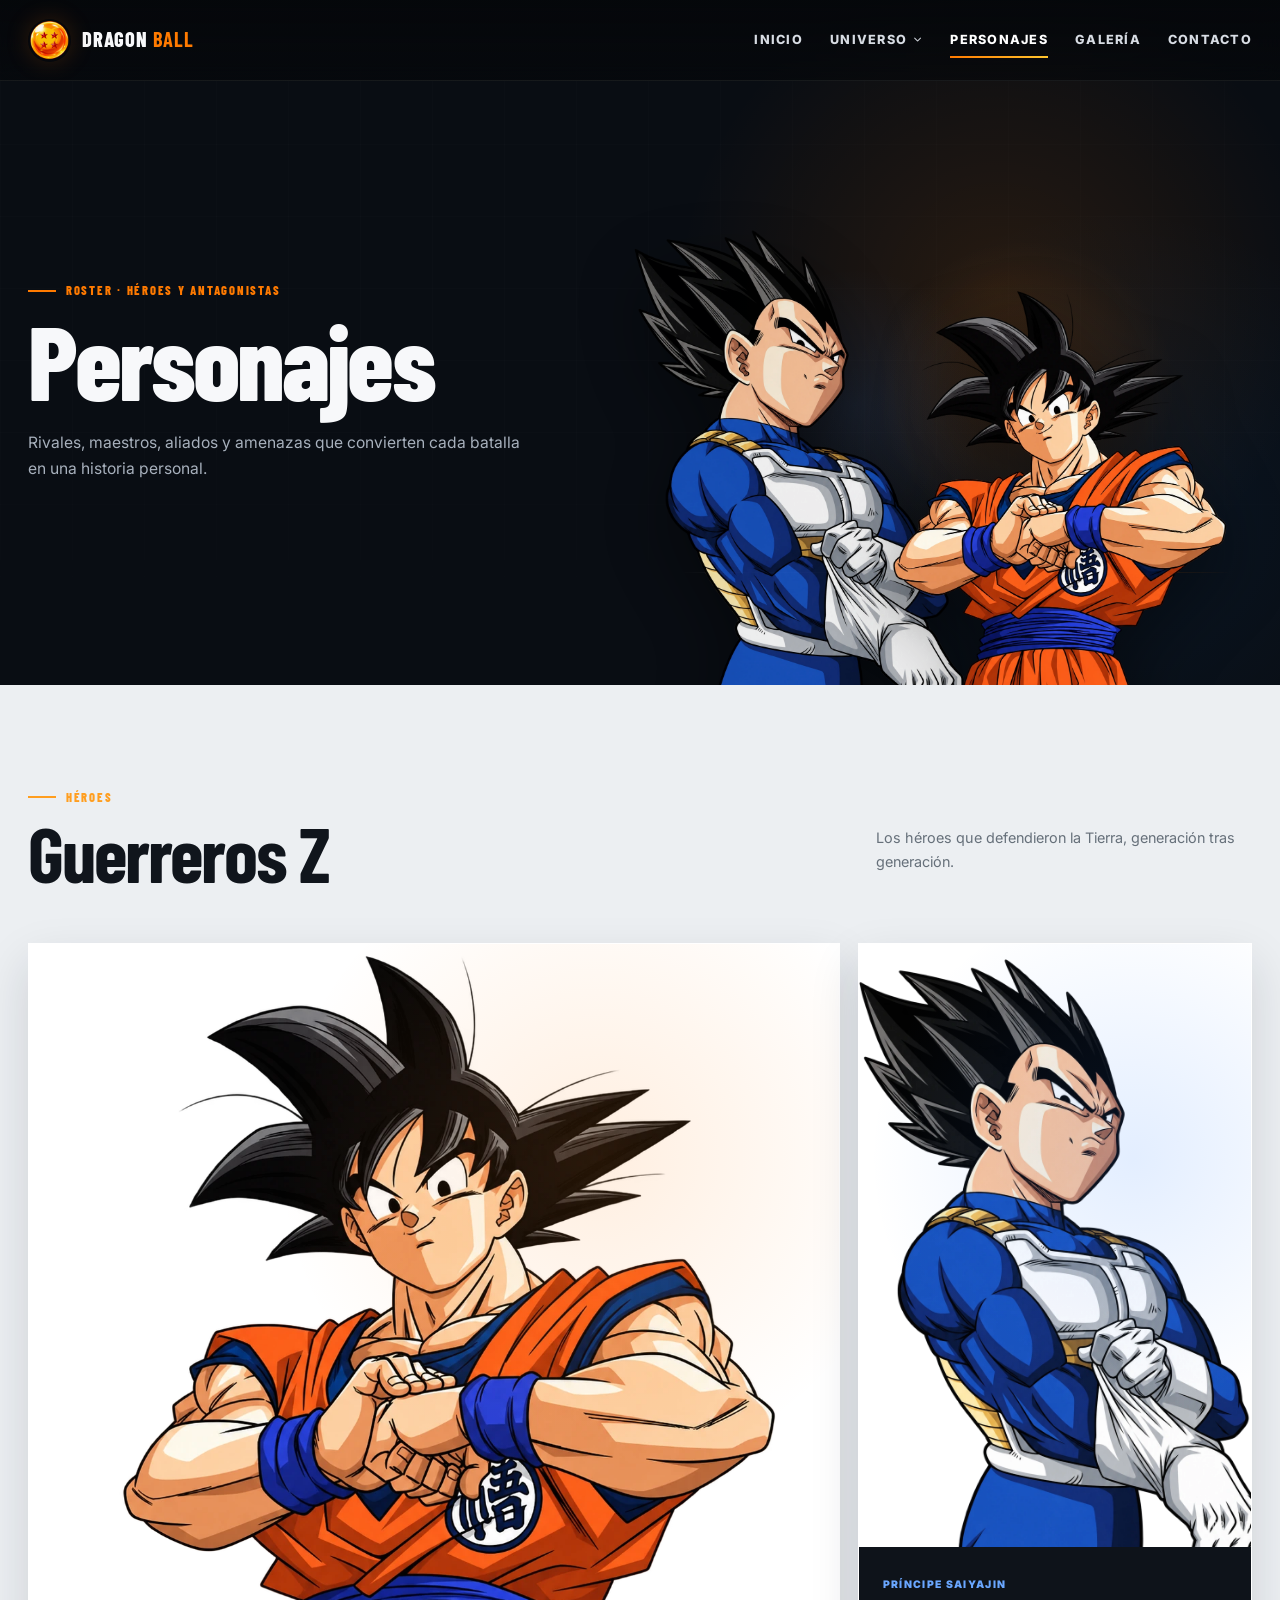
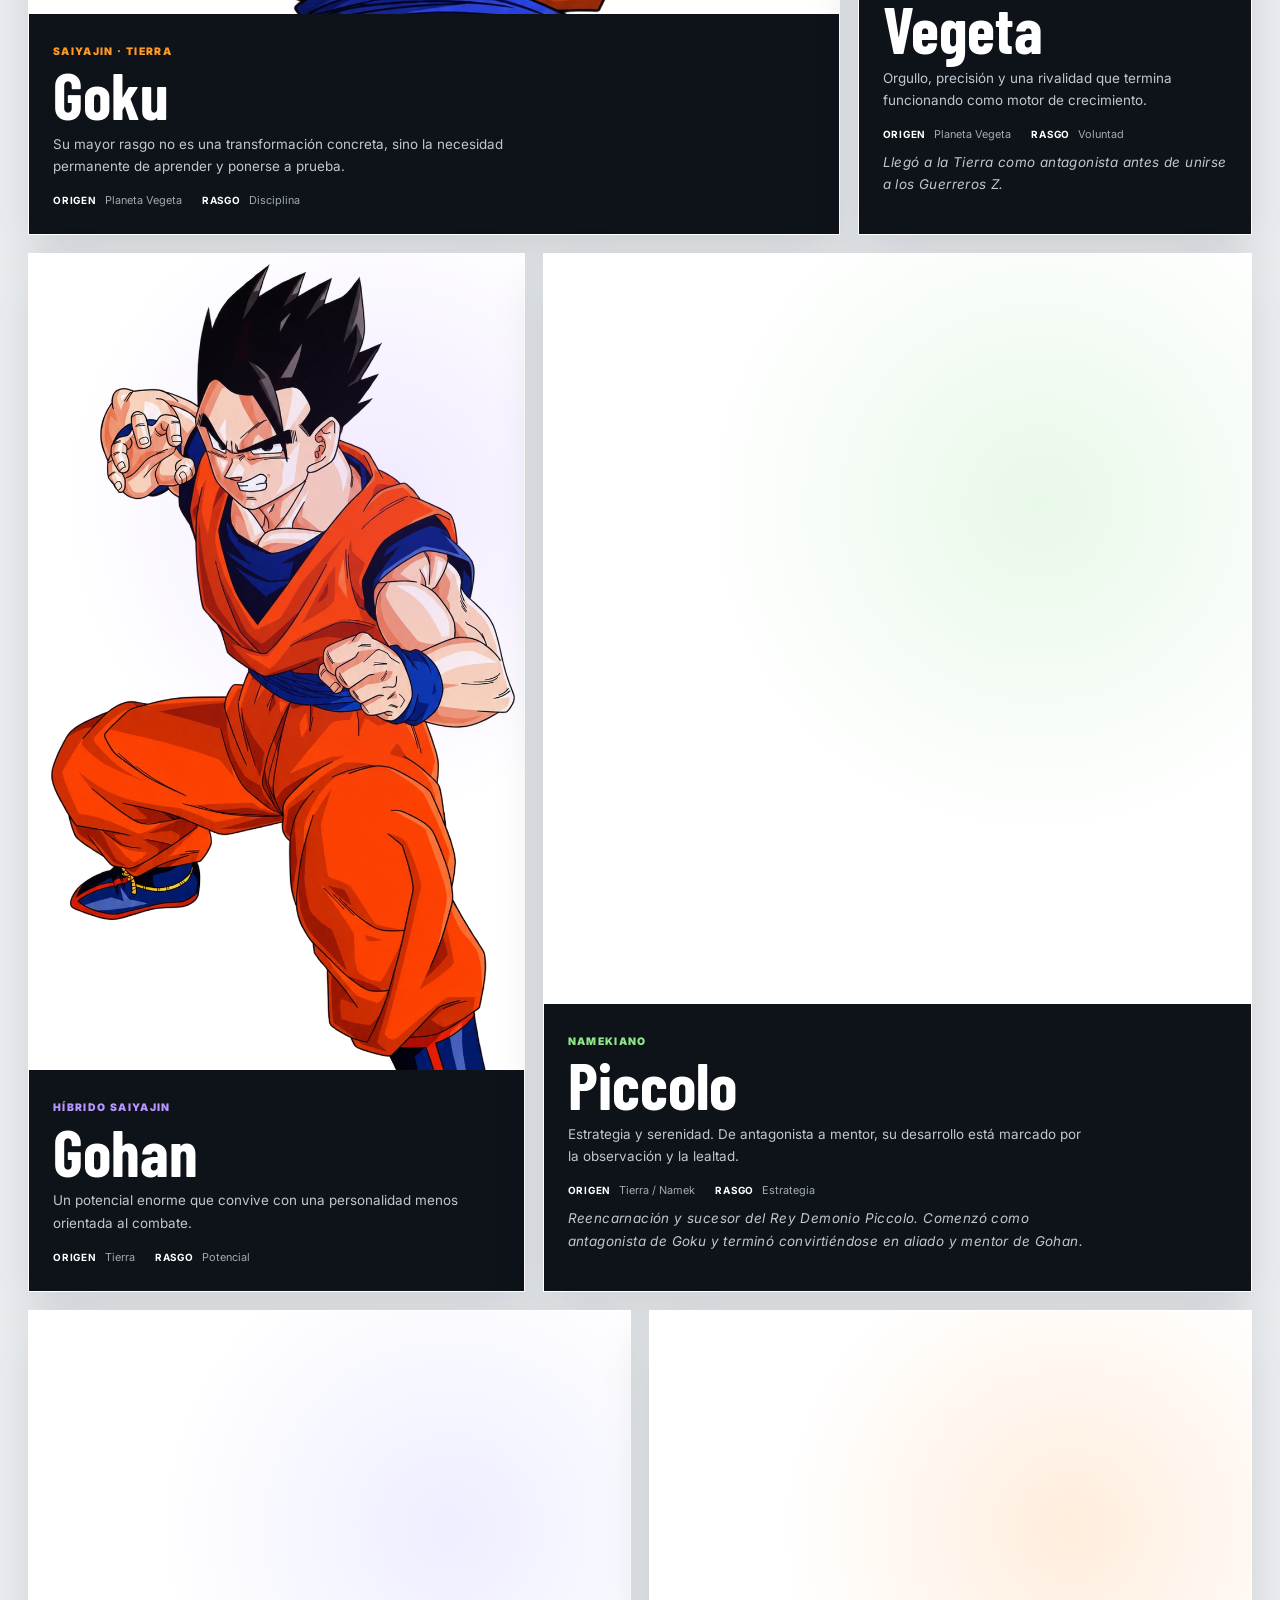
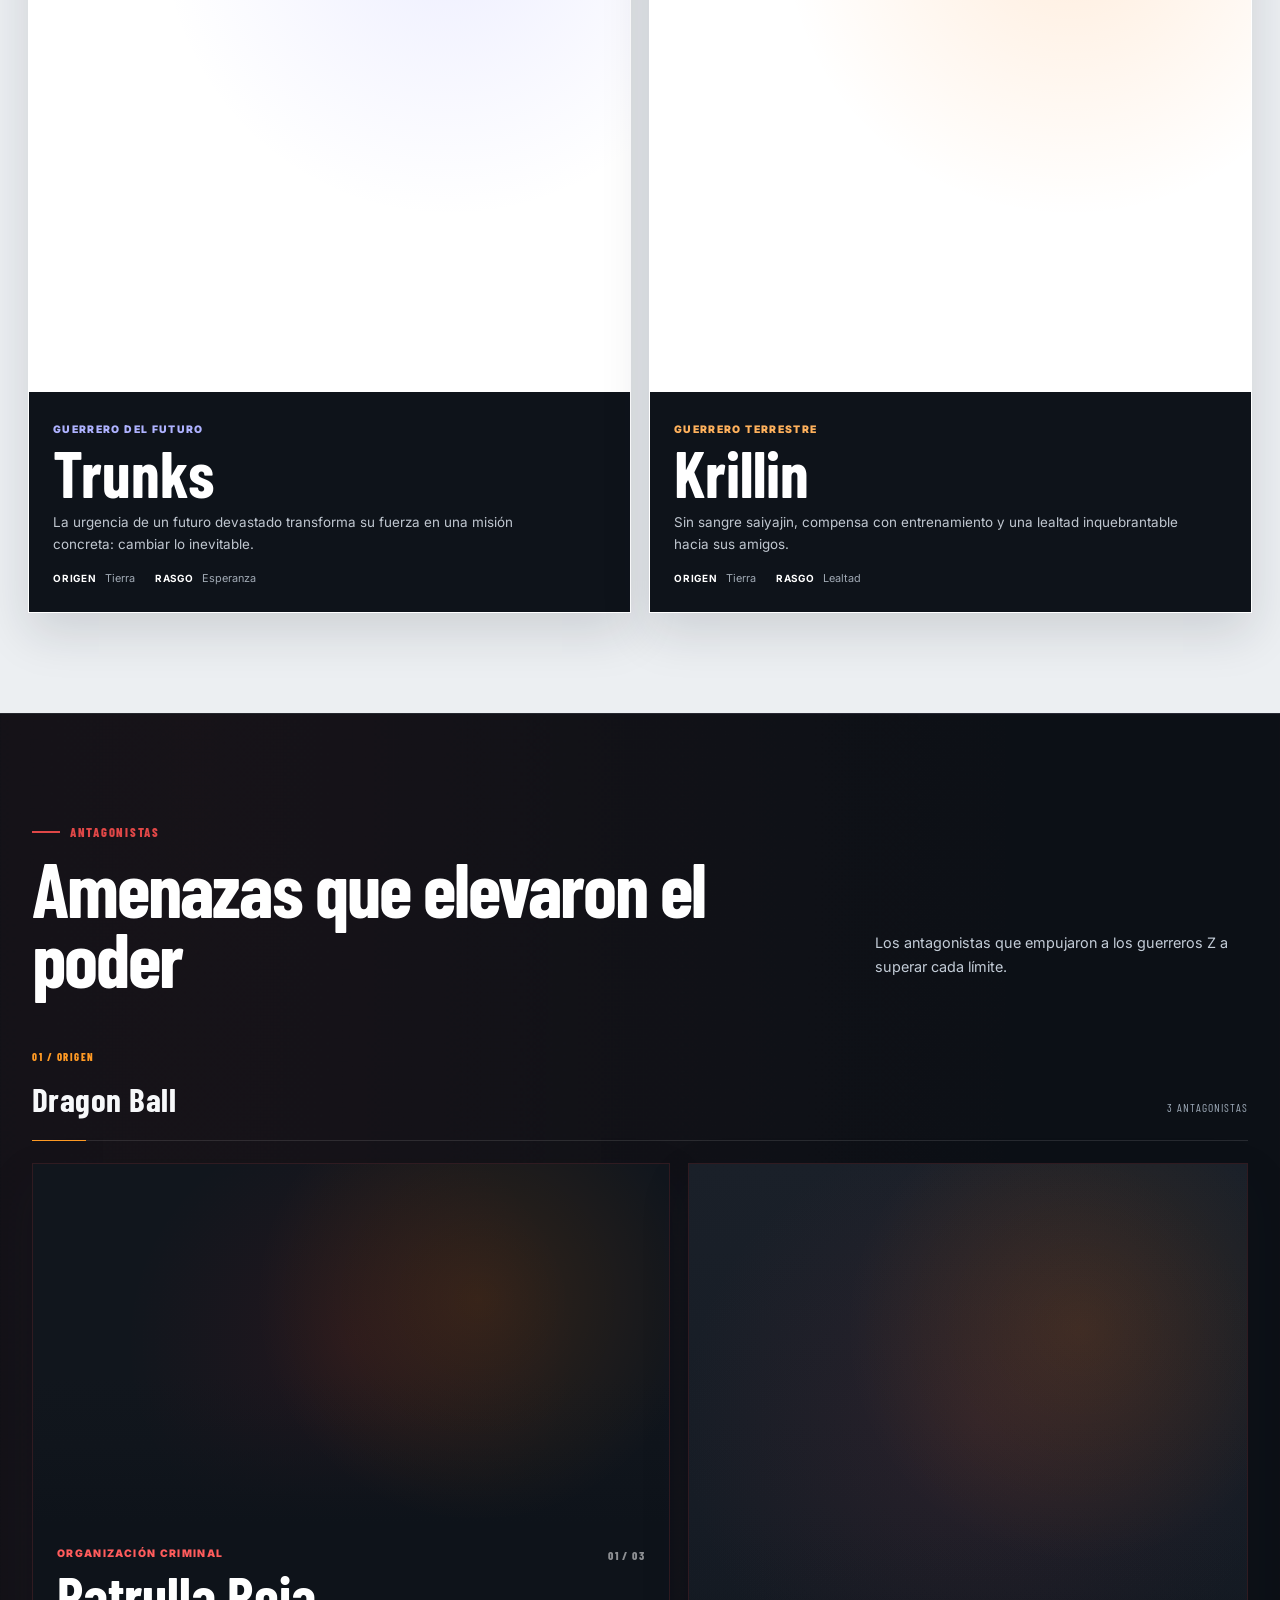
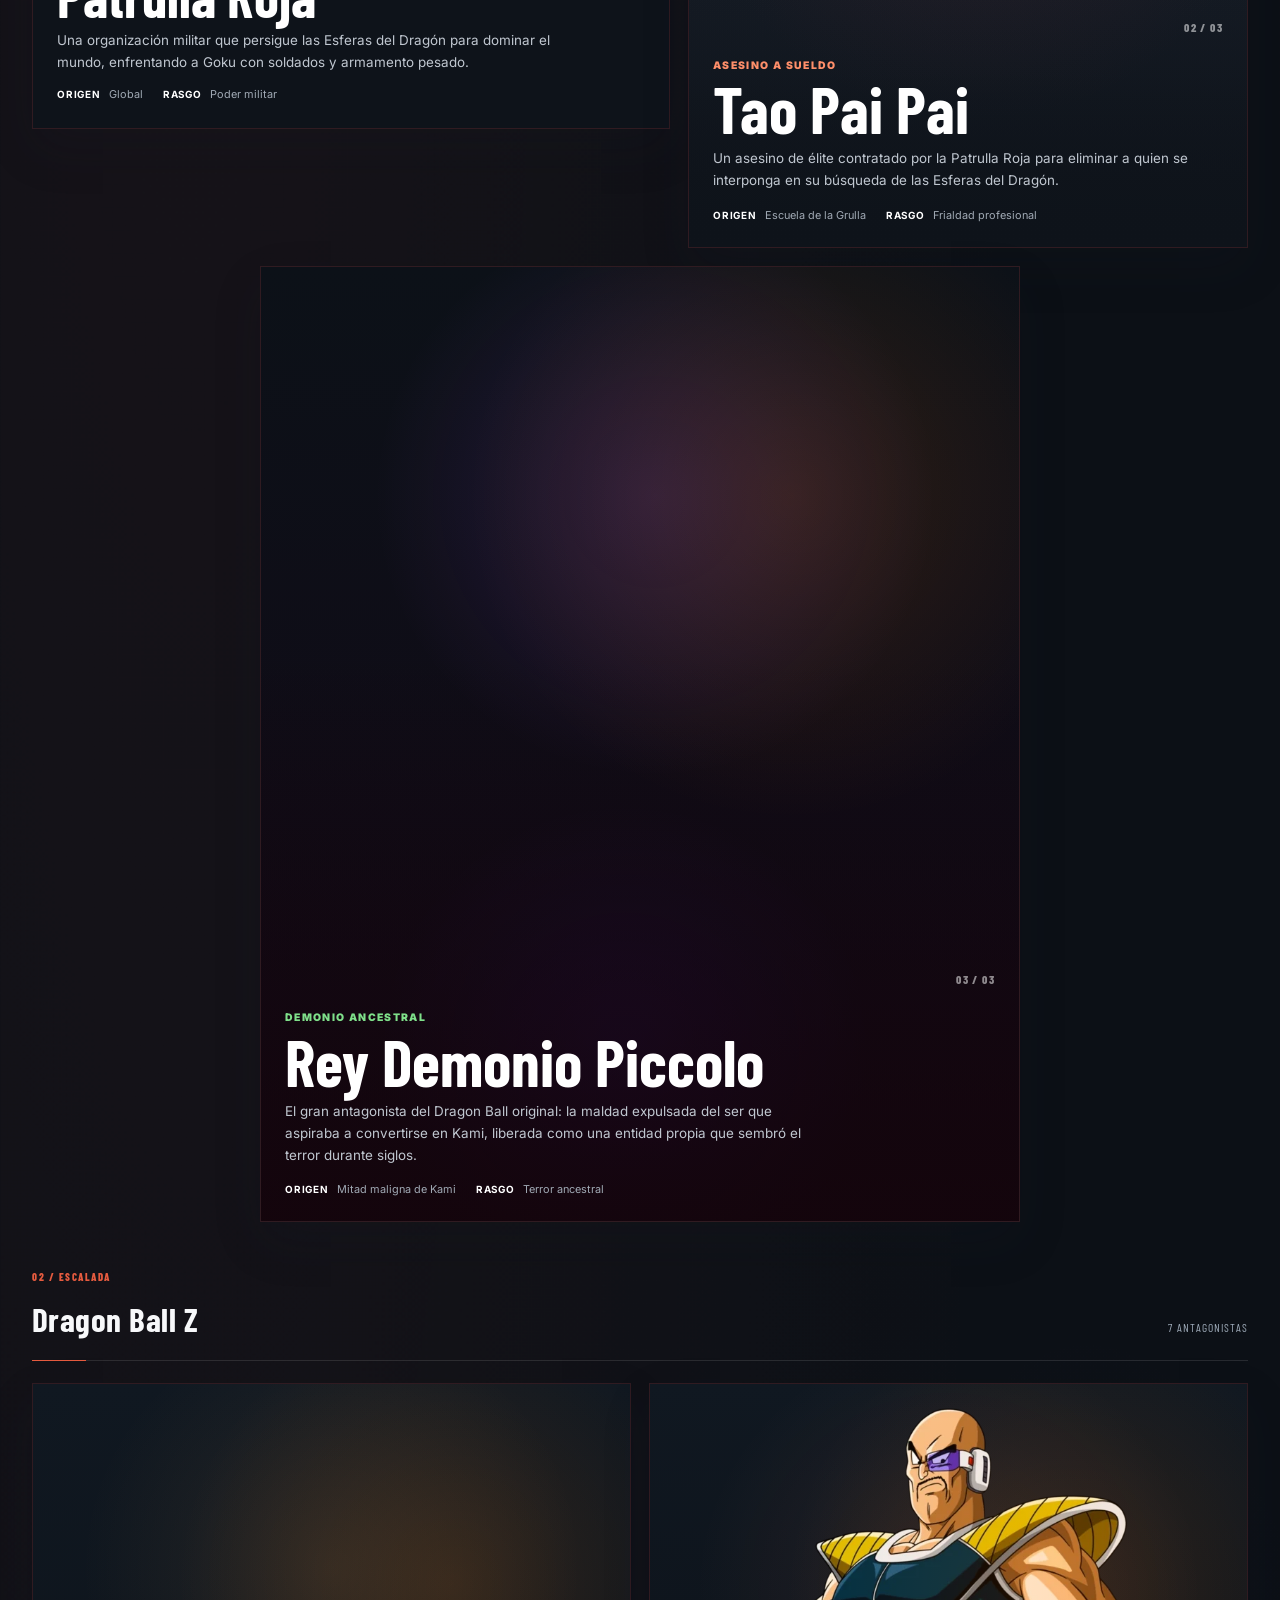
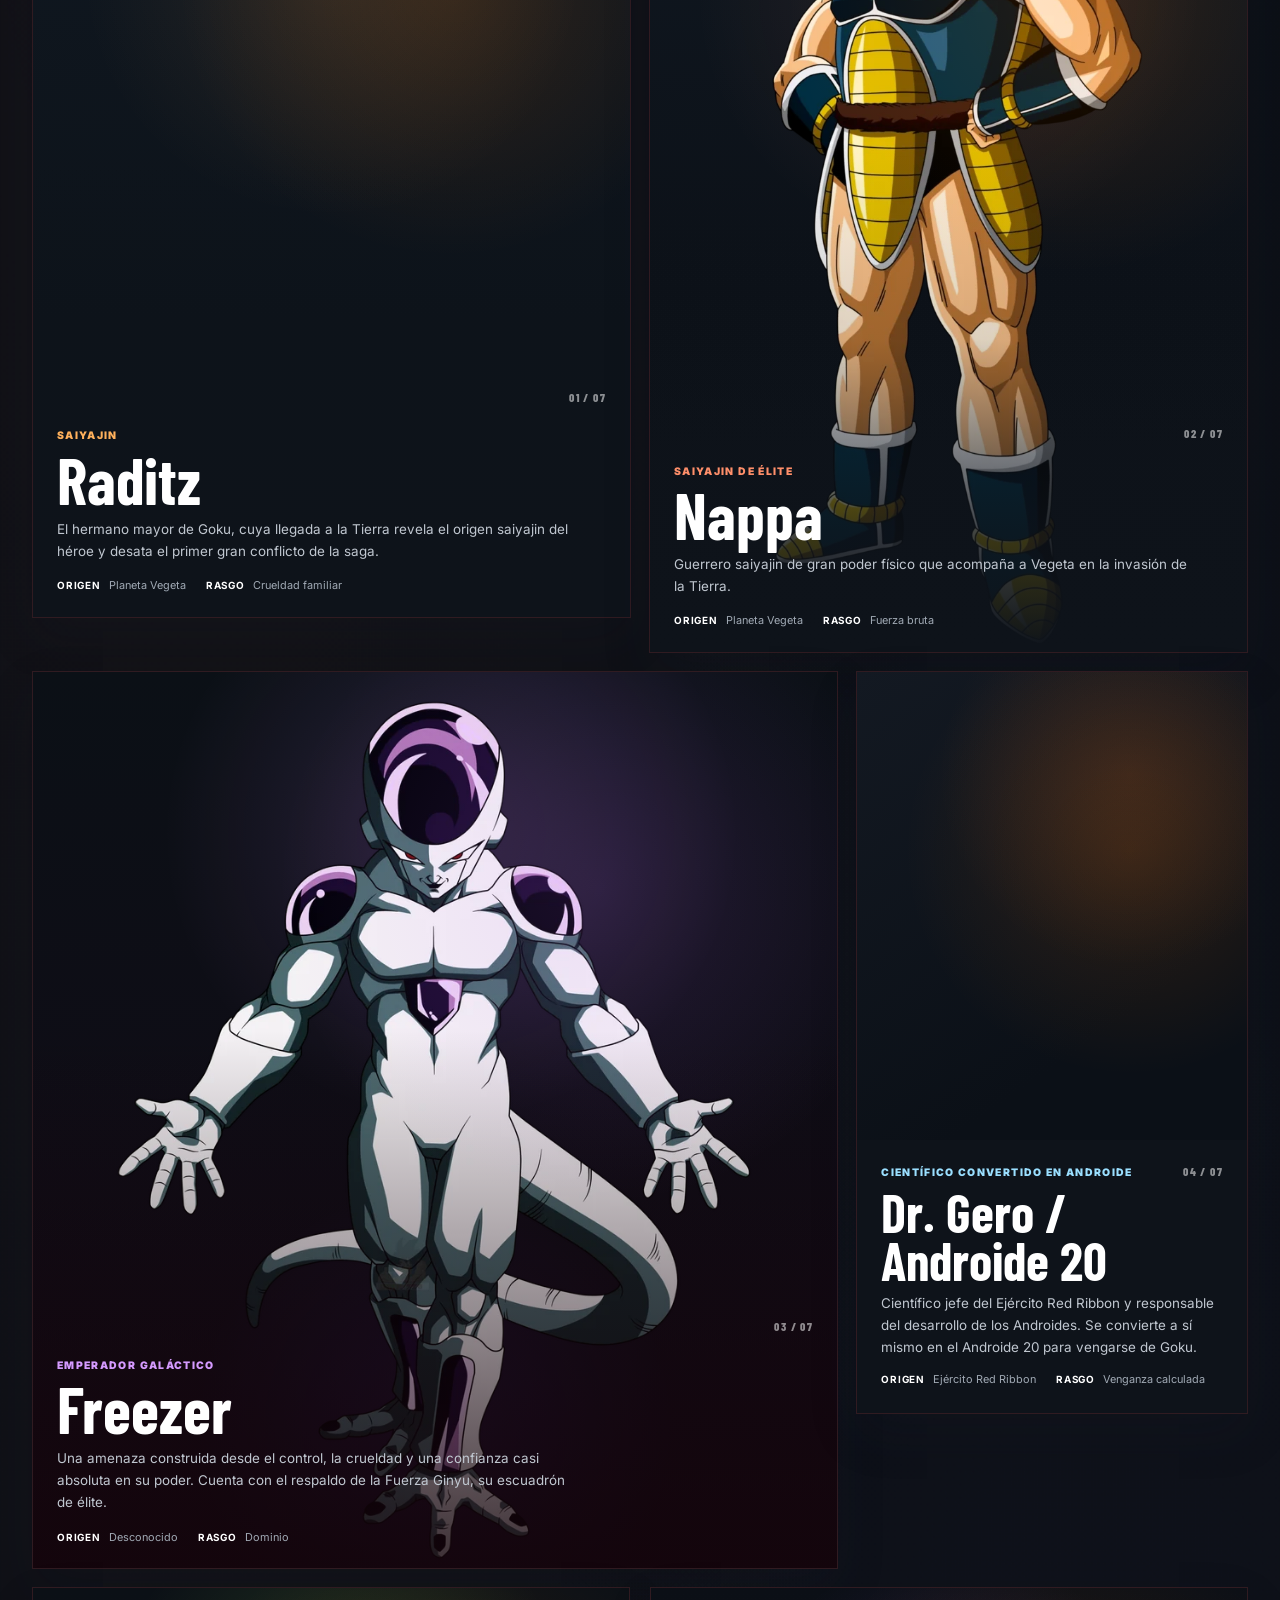
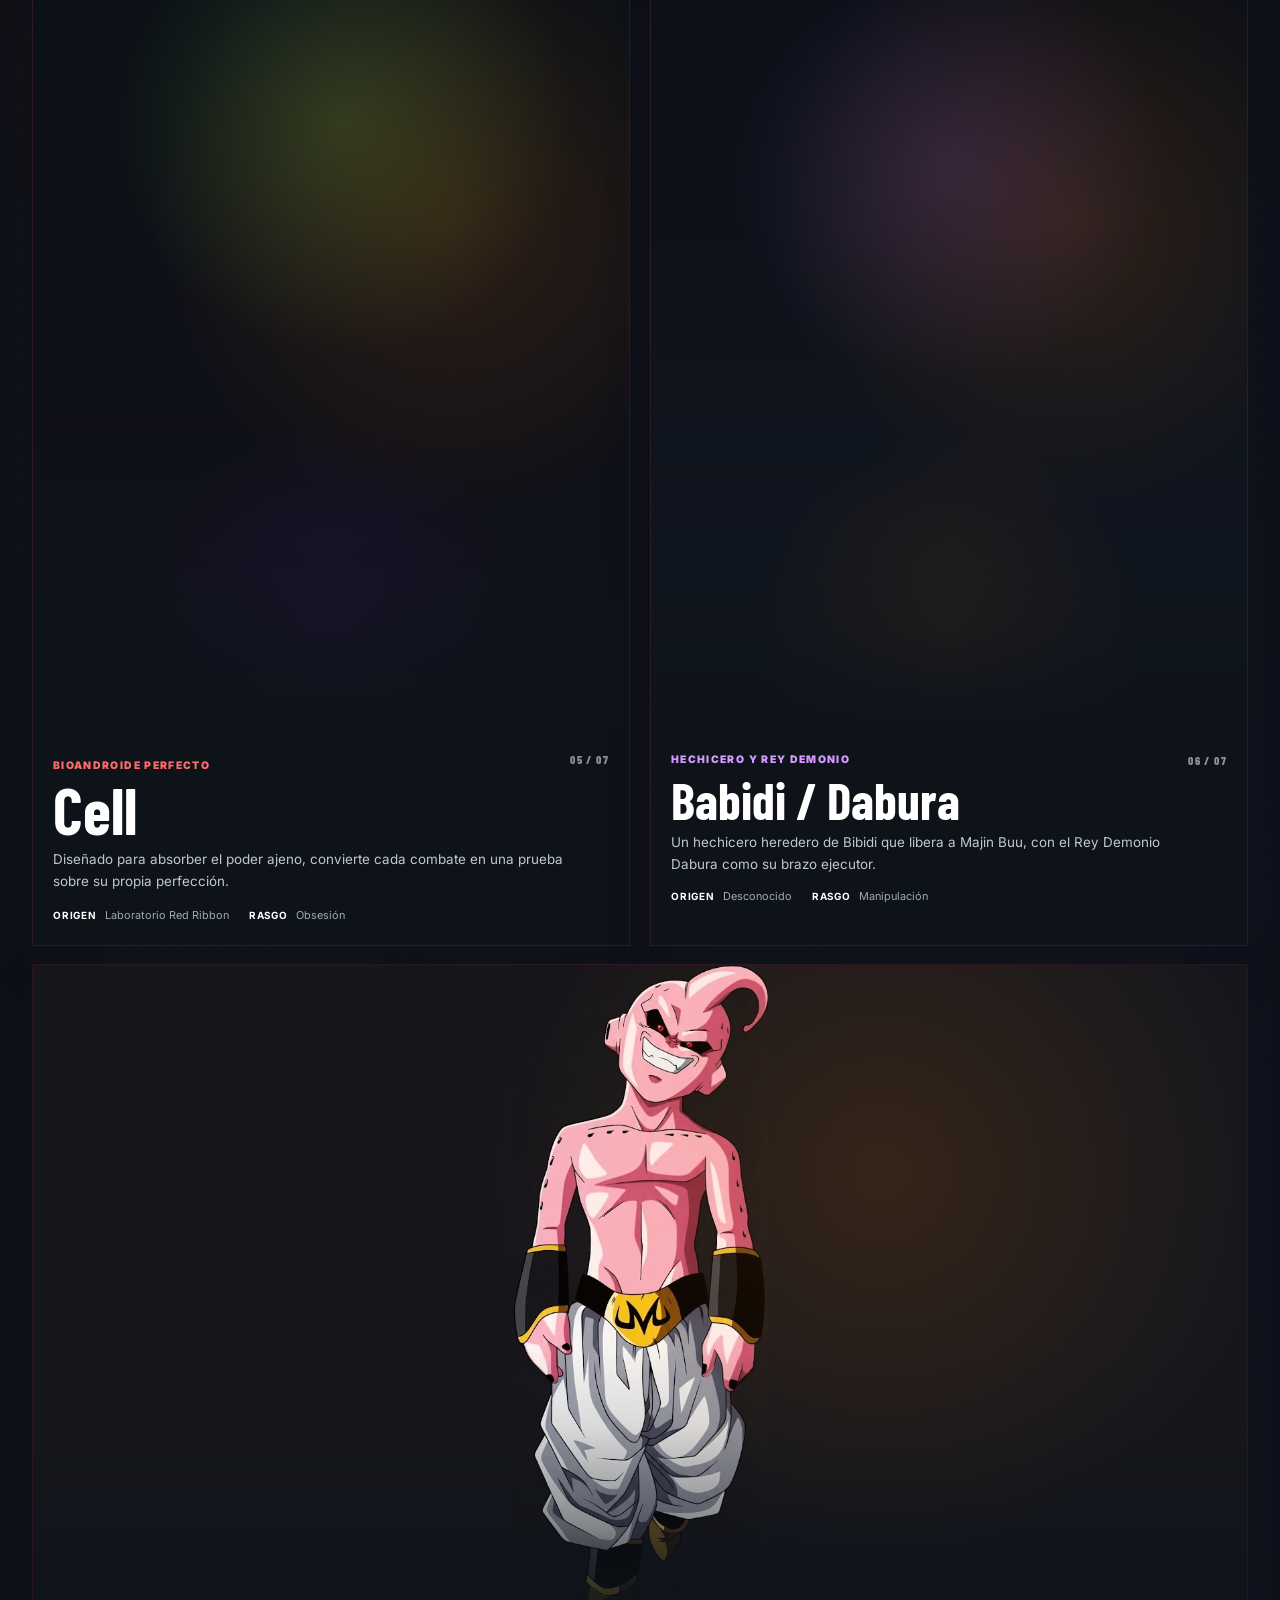
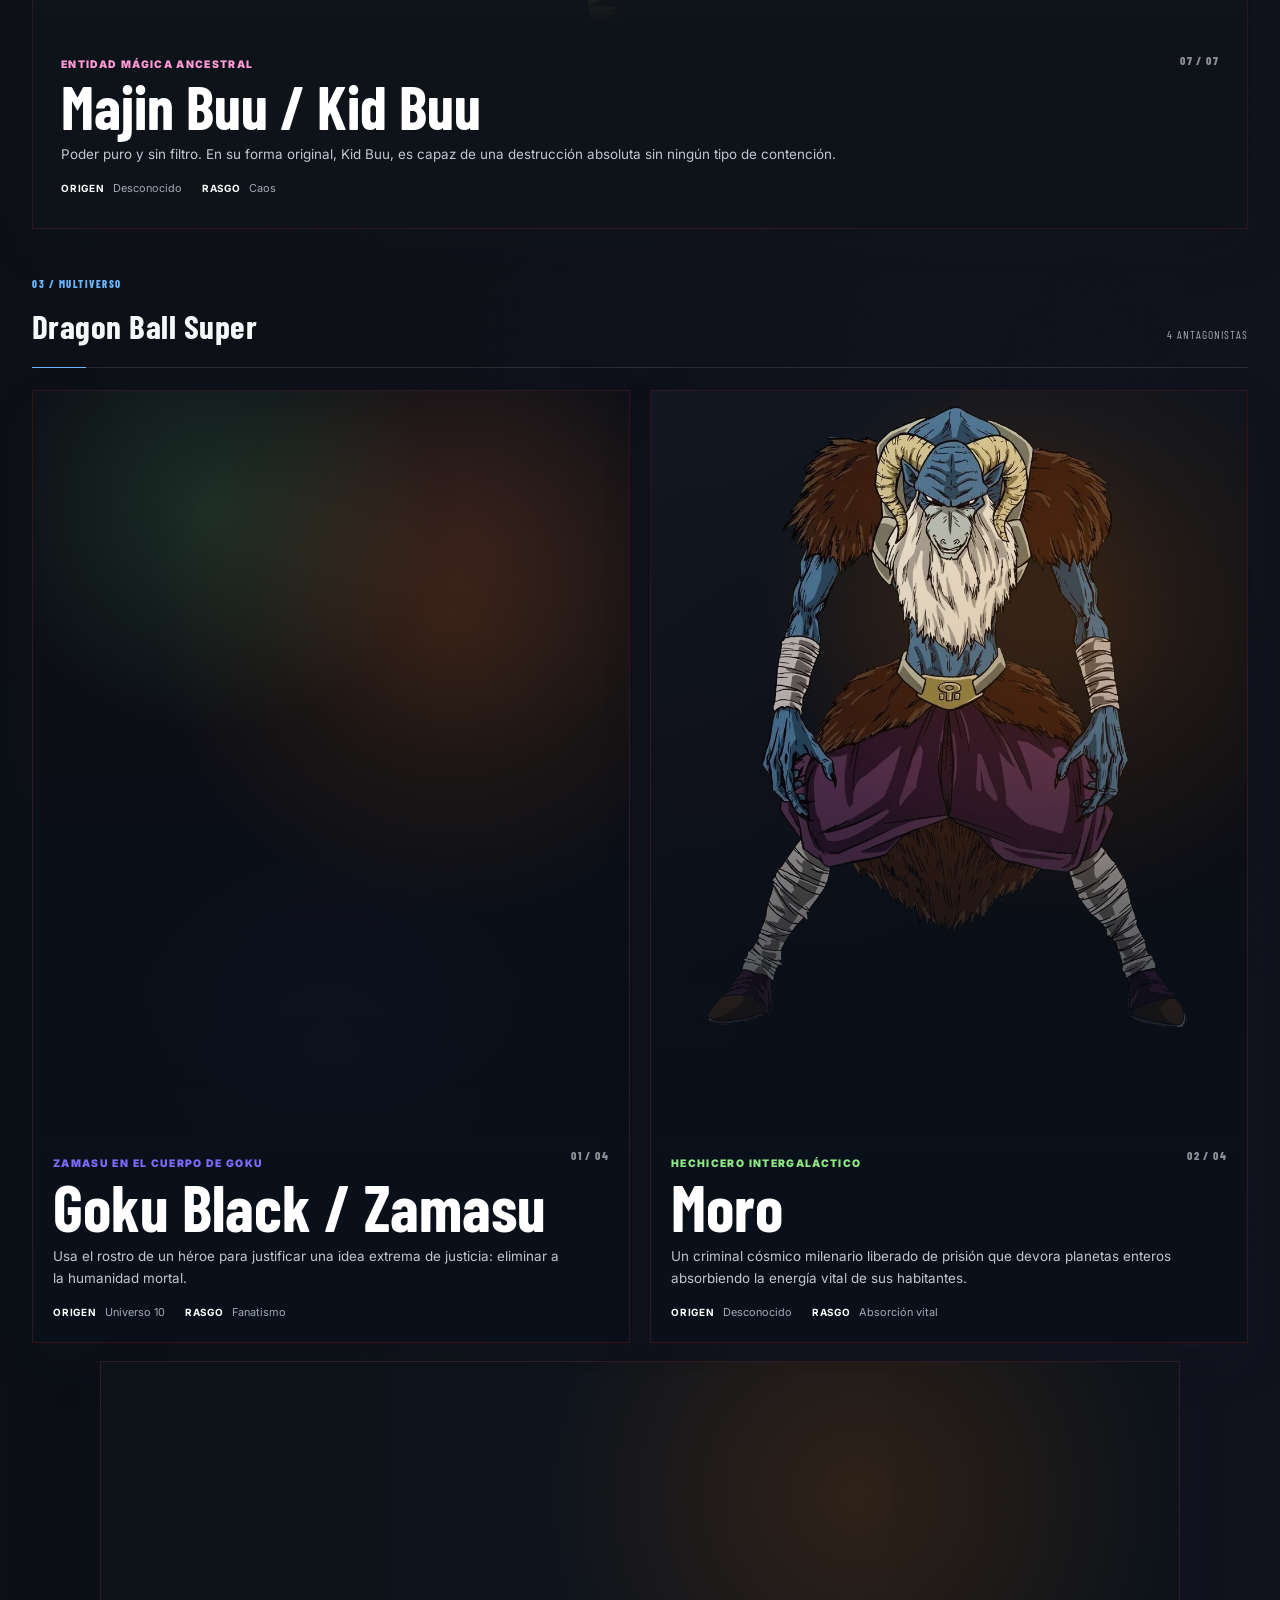
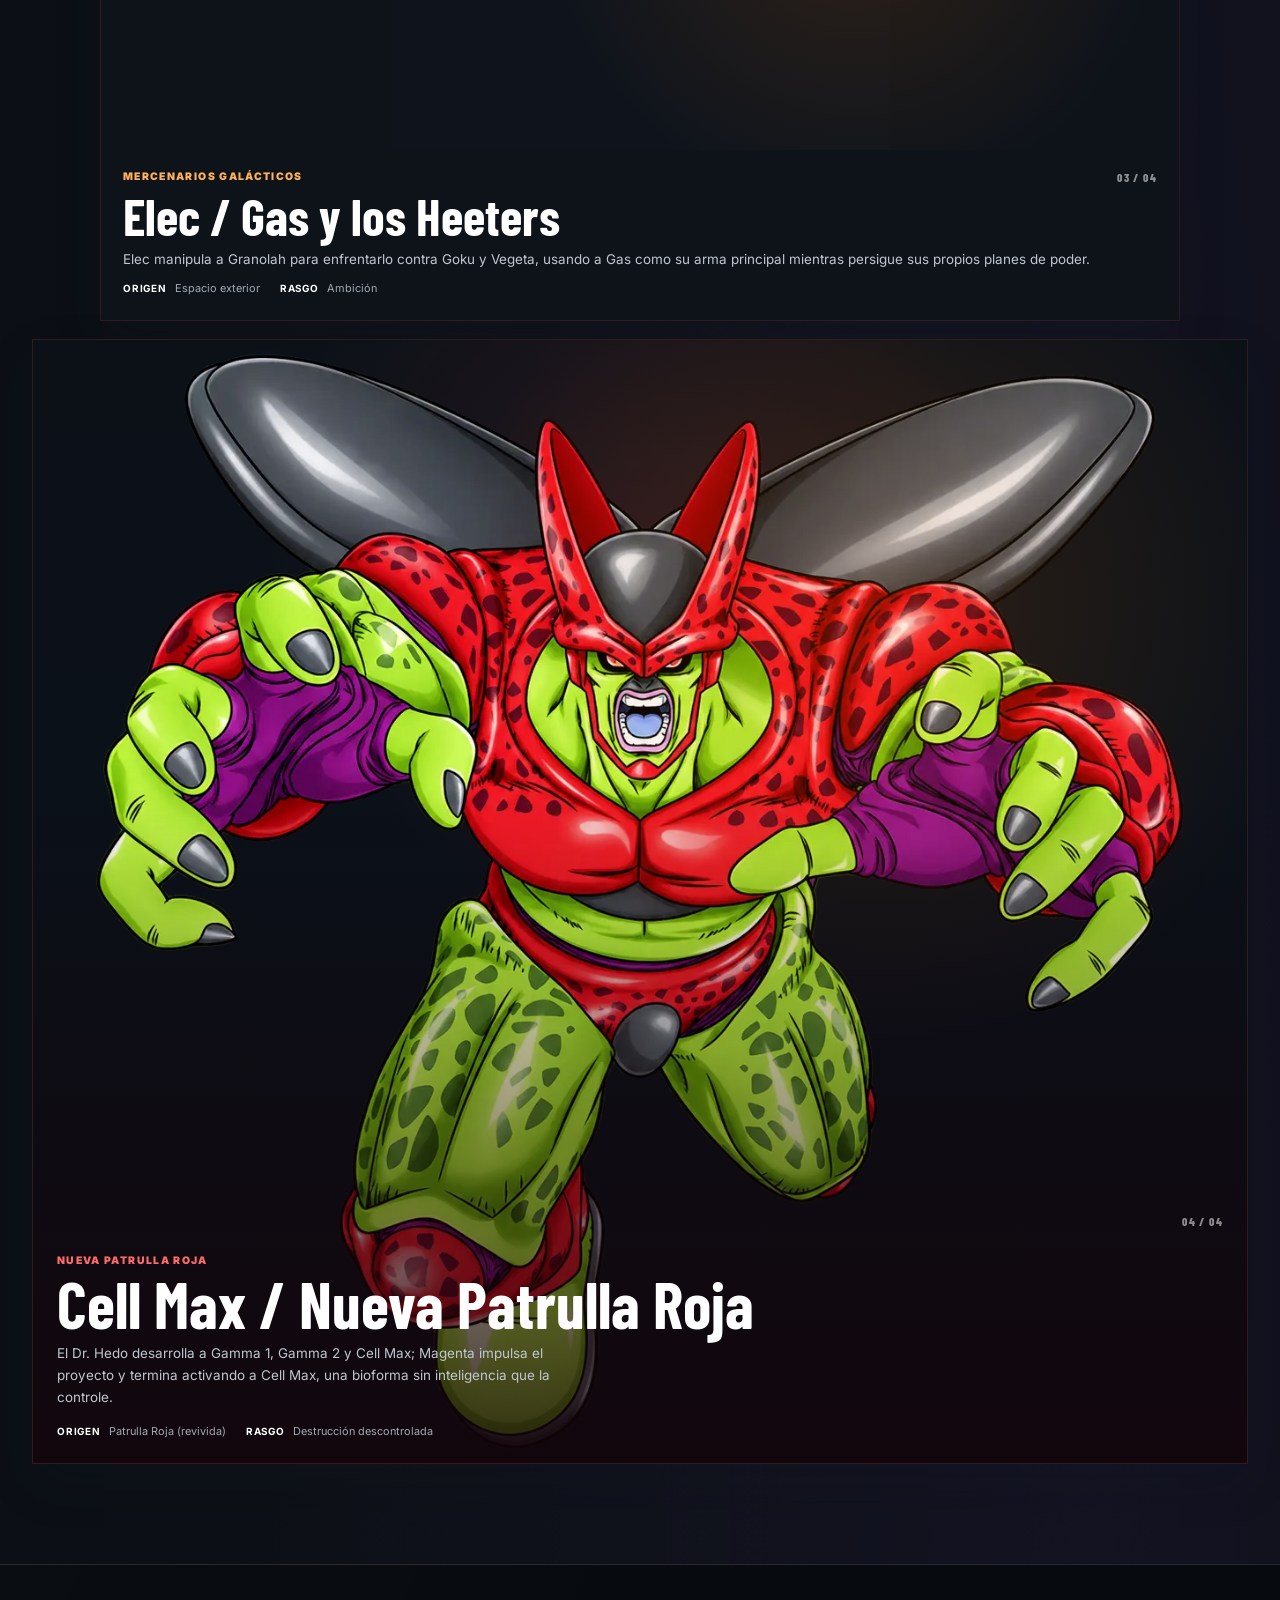
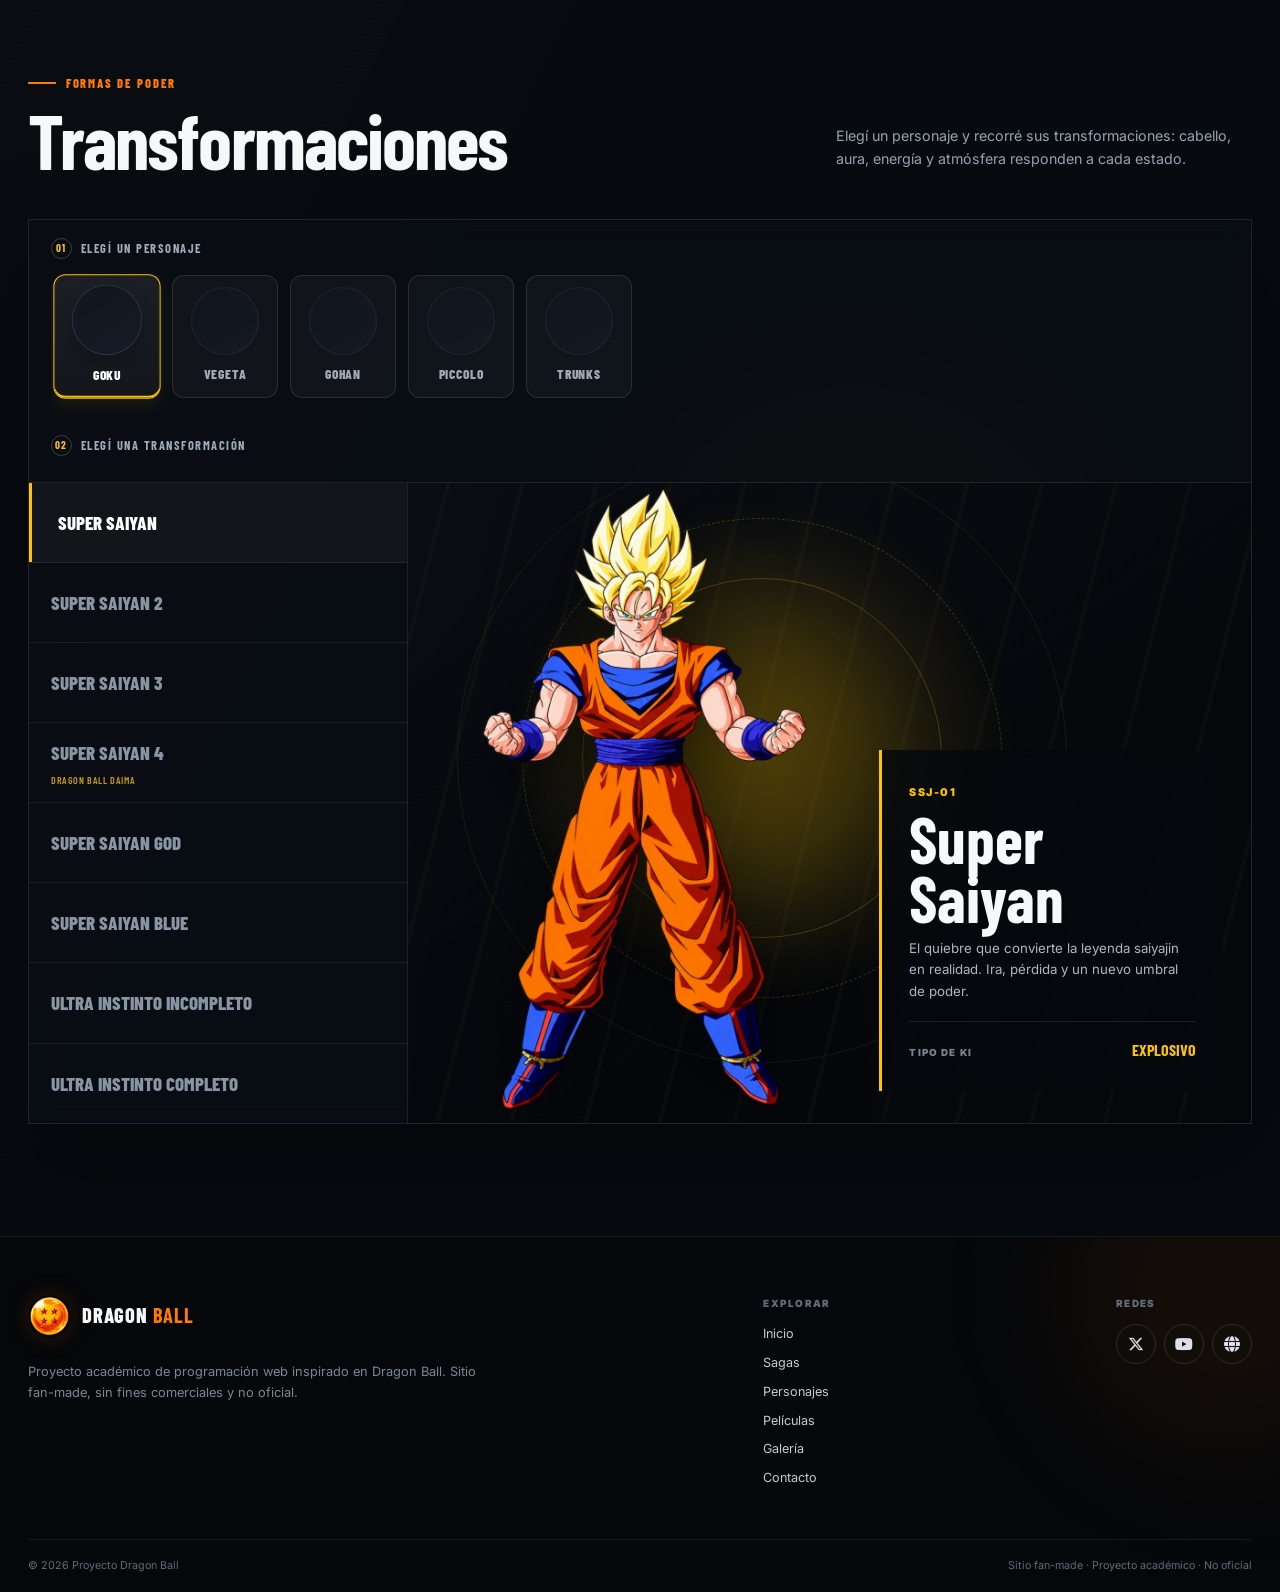
<file: personajes.html>
<!DOCTYPE html>
<html lang="es">
<head>
  <meta charset="UTF-8">
  <meta name="viewport" content="width=device-width, initial-scale=1.0">
  <meta name="description" content="Guerreros Z, antagonistas por era y transformaciones interactivas de Goku, Vegeta, Gohan, Piccolo y Trunks.">
  <meta name="theme-color" content="#07090d">
  <title>Dragon Ball | Personajes</title>
  <link rel="icon" type="image/svg+xml" href="img/favicon.svg?v=2">
  <link rel="icon" type="image/png" sizes="32x32" href="img/favicon-32x32.png?v=2">
  <link rel="icon" type="image/png" sizes="192x192" href="img/favicon-192x192.png?v=2">
  <link rel="shortcut icon" href="img/favicon.ico?v=2">
  <link rel="apple-touch-icon" sizes="180x180" href="img/apple-touch-icon.png?v=2">
  <link rel="preconnect" href="https://fonts.googleapis.com">
  <link rel="preconnect" href="https://fonts.gstatic.com" crossorigin>
  <link href="https://fonts.googleapis.com/css2?family=Barlow+Condensed:wght@400;500;600;700;800;900&family=Inter:wght@400;500;600;700&display=swap" rel="stylesheet">
  <link rel="stylesheet" href="https://cdnjs.cloudflare.com/ajax/libs/font-awesome/6.6.0/css/all.min.css">
  <link rel="preload" as="image" href="img/personajes/goku.webp" fetchpriority="high">
  <link rel="preload" as="image" href="img/personajes/vegeta.webp" fetchpriority="high">
  <link rel="stylesheet" href="CSS/estilos.css">
</head>
<body data-page="personajes">
  <a class="skip-link" href="#contenido">Saltar al contenido</a>
  <header class="site-header">
    <div class="nav-wrap container">
      <a class="brand" href="index.html" aria-label="Dragon Ball — Inicio">
        <span class="brand-mark" aria-hidden="true"><img src="img/logo/esfera-4-estrellas.webp" alt="" width="256" height="256"></span>
        <span class="brand-text">DRAGON <strong>BALL</strong></span>
      </a>
      <button class="menu-toggle" id="menuToggle" type="button" aria-label="Abrir menú" aria-expanded="false" aria-controls="mainMenu">
        <span></span><span></span><span></span>
      </button>
      <nav class="main-nav" id="mainMenu" aria-label="Navegación principal">
          <a href="index.html" class="nav-link">Inicio</a>
          <div class="nav-item-dropdown" data-dropdown>
            <button type="button" class="nav-link nav-link-dropdown" id="universoToggle" aria-haspopup="true" aria-expanded="false" aria-controls="universoMenu">Universo <i class="fa-solid fa-chevron-down nav-caret" aria-hidden="true"></i></button>
            <div class="nav-dropdown-menu" id="universoMenu" role="menu">
              <a href="sagas.html" class="nav-dropdown-link" role="menuitem">Sagas</a>
              <a href="peliculas.html" class="nav-dropdown-link" role="menuitem">Películas</a>
              <a href="personajes.html#transformaciones" class="nav-dropdown-link" role="menuitem">Transformaciones</a>
            </div>
          </div>
          <a href="personajes.html" class="nav-link active" aria-current="page">Personajes</a>
          <a href="galeria.html" class="nav-link">Galería</a>
          <a href="contacto.html" class="nav-link">Contacto</a>
      </nav>
    </div>
  </header>

  <main id="contenido">
    <section class="page-hero page-hero-characters">
      <div class="page-hero-lines" aria-hidden="true"></div>
      <div class="container page-hero-layout">
        <div class="page-hero-copy reveal">
          <span class="meta-label">ROSTER · HÉROES Y ANTAGONISTAS</span>
          <h1>Personajes</h1>
          <p>Rivales, maestros, aliados y amenazas que convierten cada batalla en una historia personal.</p>
        </div>
        <div class="page-hero-art character-hero-art reveal reveal-delay-1" aria-hidden="true">
          <div class="character-hero-stack stack-b">
            <img src="img/personajes/vegeta.webp" alt="" width="1024" height="1536" loading="eager" fetchpriority="high" decoding="sync">
          </div>
          <div class="character-hero-stack stack-a">
            <img src="img/personajes/goku.webp" alt="" width="1196" height="1315" loading="eager" fetchpriority="high" decoding="sync">
          </div>
        </div>
      </div>
    </section>

    <section class="characters-catalog characters-heroes section">
      <div class="container">
        <div class="catalog-intro reveal">
          <div><span class="meta-label">HÉROES</span><h2>Guerreros Z</h2></div>
          <p>Los héroes que defendieron la Tierra, generación tras generación.</p>
        </div>

        <div class="character-wall character-wall-heroes">
          <article class="premium-character premium-character-featured reveal" id="goku">
            <div class="premium-character-image media-frame" data-fallback="Imagen no disponible"><img src="img/personajes/goku.webp" alt="Goku" width="1196" height="1315" loading="eager" fetchpriority="high" decoding="async"></div>
            <div class="premium-character-copy"><span class="fighter-index">01 / 06</span><small>SAIYAJIN · TIERRA</small><h3>Goku</h3><p>Su mayor rasgo no es una transformación concreta, sino la necesidad permanente de aprender y ponerse a prueba.</p><div class="fighter-data"><span><b>ORIGEN</b> Planeta Vegeta</span><span><b>RASGO</b> Disciplina</span></div></div>
          </article>
          <article class="premium-character reveal reveal-delay-1" id="vegeta">
            <div class="premium-character-image media-frame" data-fallback="Imagen no disponible"><img src="img/personajes/vegeta.webp" alt="Vegeta" width="1024" height="1536" loading="lazy" decoding="async"></div>
            <div class="premium-character-copy"><span class="fighter-index">02 / 06</span><small>PRÍNCIPE SAIYAJIN</small><h3>Vegeta</h3><p>Orgullo, precisión y una rivalidad que termina funcionando como motor de crecimiento.</p><div class="fighter-data"><span><b>ORIGEN</b> Planeta Vegeta</span><span><b>RASGO</b> Voluntad</span></div><p class="fighter-note">Llegó a la Tierra como antagonista antes de unirse a los Guerreros Z.</p></div>
          </article>
          <article class="premium-character reveal reveal-delay-2" id="gohan">
            <div class="premium-character-image media-frame" data-fallback="Imagen no disponible"><img src="img/personajes/gohan.webp" alt="Gohan" width="887" height="1774" loading="lazy" decoding="async"></div>
            <div class="premium-character-copy"><span class="fighter-index">03 / 06</span><small>HÍBRIDO SAIYAJIN</small><h3>Gohan</h3><p>Un potencial enorme que convive con una personalidad menos orientada al combate.</p><div class="fighter-data"><span><b>ORIGEN</b> Tierra</span><span><b>RASGO</b> Potencial</span></div></div>
          </article>
          <article class="premium-character premium-character-wide reveal" id="piccolo">
            <div class="premium-character-image media-frame" data-fallback="Imagen no disponible"><img src="img/personajes/piccolo.webp" alt="Piccolo" width="699" height="1024" loading="lazy" decoding="async"></div>
            <div class="premium-character-copy"><span class="fighter-index">04 / 06</span><small>NAMEKIANO</small><h3>Piccolo</h3><p>Estrategia y serenidad. De antagonista a mentor, su desarrollo está marcado por la observación y la lealtad.</p><div class="fighter-data"><span><b>ORIGEN</b> Tierra / Namek</span><span><b>RASGO</b> Estrategia</span></div><p class="fighter-note">Reencarnación y sucesor del Rey Demonio Piccolo. Comenzó como antagonista de Goku y terminó convirtiéndose en aliado y mentor de Gohan.</p></div>
          </article>
          <article class="premium-character reveal reveal-delay-1" id="trunks">
            <div class="premium-character-image media-frame" data-fallback="Imagen no disponible"><img src="img/personajes/trunks.webp" alt="Trunks" width="1181" height="1581" loading="lazy" decoding="async"></div>
            <div class="premium-character-copy"><span class="fighter-index">05 / 06</span><small>GUERRERO DEL FUTURO</small><h3>Trunks</h3><p>La urgencia de un futuro devastado transforma su fuerza en una misión concreta: cambiar lo inevitable.</p><div class="fighter-data"><span><b>ORIGEN</b> Tierra</span><span><b>RASGO</b> Esperanza</span></div></div>
          </article>
          <article class="premium-character reveal reveal-delay-2" id="krillin">
            <div class="premium-character-image media-frame" data-fallback="Imagen no disponible"><img src="img/personajes/krillin.webp" alt="Krillin" width="1024" height="1536" loading="lazy" decoding="async"></div>
            <div class="premium-character-copy"><span class="fighter-index">06 / 06</span><small>GUERRERO TERRESTRE</small><h3>Krillin</h3><p>Sin sangre saiyajin, compensa con entrenamiento y una lealtad inquebrantable hacia sus amigos.</p><div class="fighter-data"><span><b>ORIGEN</b> Tierra</span><span><b>RASGO</b> Lealtad</span></div></div>
          </article>
        </div>
      </div>
    </section>

    <section class="characters-catalog characters-villains section">
      <div class="container">
        <div class="catalog-intro reveal">
          <div><span class="meta-label">ANTAGONISTAS</span><h2>Amenazas que elevaron el poder</h2></div>
          <p>Los antagonistas que empujaron a los guerreros Z a superar cada límite.</p>
        </div>

        <!-- ================= DRAGON BALL (3) ================= -->
        <div class="villain-era" id="villanos-dragon-ball" data-era-kicker="01 / ORIGEN">
          <div class="villain-era-head"><h3>Dragon Ball</h3><span>3 antagonistas</span></div>
          <div class="character-wall character-wall-villains">
            <article class="premium-character premium-character-organization reveal" id="redribbon">
              <div class="premium-character-image media-frame" data-fallback="Imagen no disponible"><img src="img/villanos/red-ribbon.webp" alt="Patrulla Roja" width="1024" height="1523" loading="lazy" decoding="async"></div>
              <div class="premium-character-copy"><span class="fighter-index">01 / 03</span><small>ORGANIZACIÓN CRIMINAL</small><h3>Patrulla Roja</h3><p>Una organización militar que persigue las Esferas del Dragón para dominar el mundo, enfrentando a Goku con soldados y armamento pesado.</p><div class="fighter-data"><span><b>ORIGEN</b> Global</span><span><b>RASGO</b> Poder militar</span></div></div>
            </article>
            <article class="premium-character reveal reveal-delay-1" id="taopaipai">
              <div class="premium-character-image media-frame" data-fallback="Imagen no disponible"><img src="img/villanos/tao-pai-pai.webp" alt="Tao Pai Pai" width="1090" height="1443" loading="lazy" decoding="async"></div>
              <div class="premium-character-copy"><span class="fighter-index">02 / 03</span><small>ASESINO A SUELDO</small><h3>Tao Pai Pai</h3><p>Un asesino de élite contratado por la Patrulla Roja para eliminar a quien se interponga en su búsqueda de las Esferas del Dragón.</p><div class="fighter-data"><span><b>ORIGEN</b> Escuela de la Grulla</span><span><b>RASGO</b> Frialdad profesional</span></div></div>
            </article>
            <article class="premium-character premium-character-featured reveal reveal-delay-2" id="piccolodaimao">
              <div class="premium-character-image media-frame" data-fallback="Imagen no disponible"><img src="img/villanos/piccolo-daimao.webp" alt="Rey Demonio Piccolo" width="1024" height="1536" loading="lazy" decoding="async"></div>
              <div class="premium-character-copy"><span class="fighter-index">03 / 03</span><small>DEMONIO ANCESTRAL</small><h3>Rey Demonio Piccolo</h3><p>El gran antagonista del Dragon Ball original: la maldad expulsada del ser que aspiraba a convertirse en Kami, liberada como una entidad propia que sembró el terror durante siglos.</p><div class="fighter-data"><span><b>ORIGEN</b> Mitad maligna de Kami</span><span><b>RASGO</b> Terror ancestral</span></div></div>
            </article>
          </div>
        </div>

        <!-- ================= DRAGON BALL Z (7) ================= -->
        <div class="villain-era" id="villanos-dragon-ball-z" data-era-kicker="02 / ESCALADA">
          <div class="villain-era-head"><h3>Dragon Ball Z</h3><span>7 antagonistas</span></div>
          <div class="character-wall character-wall-villains">
            <article class="premium-character reveal" id="raditz">
              <div class="premium-character-image media-frame" data-fallback="Imagen no disponible"><img src="img/villanos/raditz.webp" alt="Raditz" width="914" height="1800" loading="lazy" decoding="async"></div>
              <div class="premium-character-copy"><span class="fighter-index">01 / 07</span><small>SAIYAJIN</small><h3>Raditz</h3><p>El hermano mayor de Goku, cuya llegada a la Tierra revela el origen saiyajin del héroe y desata el primer gran conflicto de la saga.</p><div class="fighter-data"><span><b>ORIGEN</b> Planeta Vegeta</span><span><b>RASGO</b> Crueldad familiar</span></div></div>
            </article>
            <article class="premium-character reveal reveal-delay-1" id="nappa">
              <div class="premium-character-image media-frame" data-fallback="Imagen no disponible"><img src="img/villanos/nappa.webp" alt="Nappa" width="660" height="1211" loading="lazy" decoding="async"></div>
              <div class="premium-character-copy"><span class="fighter-index">02 / 07</span><small>SAIYAJIN DE ÉLITE</small><h3>Nappa</h3><p>Guerrero saiyajin de gran poder físico que acompaña a Vegeta en la invasión de la Tierra.</p><div class="fighter-data"><span><b>ORIGEN</b> Planeta Vegeta</span><span><b>RASGO</b> Fuerza bruta</span></div></div>
            </article>
            <article class="premium-character premium-character-featured reveal reveal-delay-2" id="freezer">
              <div class="premium-character-image media-frame" data-fallback="Imagen no disponible"><img src="img/villanos/freezer.webp" alt="Freezer" width="774" height="1033" loading="lazy" decoding="async"></div>
              <div class="premium-character-copy"><span class="fighter-index">03 / 07</span><small>EMPERADOR GALÁCTICO</small><h3>Freezer</h3><p>Una amenaza construida desde el control, la crueldad y una confianza casi absoluta en su poder. Cuenta con el respaldo de la Fuerza Ginyu, su escuadrón de élite.</p><div class="fighter-data"><span><b>ORIGEN</b> Desconocido</span><span><b>RASGO</b> Dominio</span></div></div>
            </article>
            <article class="premium-character reveal" id="drgero">
              <div class="premium-character-image media-frame" data-fallback="Imagen no disponible"><img src="img/villanos/dr-gero.webp" alt="Dr. Gero / Androide 20" width="530" height="806" loading="lazy" decoding="async"></div>
              <div class="premium-character-copy"><span class="fighter-index">04 / 07</span><small>CIENTÍFICO CONVERTIDO EN ANDROIDE</small><h3>Dr. Gero / Androide 20</h3><p>Científico jefe del Ejército Red Ribbon y responsable del desarrollo de los Androides. Se convierte a sí mismo en el Androide 20 para vengarse de Goku.</p><div class="fighter-data"><span><b>ORIGEN</b> Ejército Red Ribbon</span><span><b>RASGO</b> Venganza calculada</span></div></div>
            </article>
            <article class="premium-character premium-character-wide reveal reveal-delay-1" id="cell">
              <div class="premium-character-image media-frame" data-fallback="Imagen no disponible"><img src="img/villanos/cell.webp" alt="Cell" width="1024" height="1536" loading="lazy" decoding="async"></div>
              <div class="premium-character-copy"><span class="fighter-index">05 / 07</span><small>BIOANDROIDE PERFECTO</small><h3>Cell</h3><p>Diseñado para absorber el poder ajeno, convierte cada combate en una prueba sobre su propia perfección.</p><div class="fighter-data"><span><b>ORIGEN</b> Laboratorio Red Ribbon</span><span><b>RASGO</b> Obsesión</span></div></div>
            </article>
            <article class="premium-character reveal reveal-delay-2" id="babididabura">
              <div class="premium-character-image media-frame" data-fallback="Imagen no disponible"><img src="img/villanos/babidi-dabura.webp" alt="Babidi y Dabura" width="1086" height="1448" loading="lazy" decoding="async"></div>
              <div class="premium-character-copy"><span class="fighter-index">06 / 07</span><small>HECHICERO Y REY DEMONIO</small><h3>Babidi / Dabura</h3><p>Un hechicero heredero de Bibidi que libera a Majin Buu, con el Rey Demonio Dabura como su brazo ejecutor.</p><div class="fighter-data"><span><b>ORIGEN</b> Desconocido</span><span><b>RASGO</b> Manipulación</span></div></div>
            </article>
            <article class="premium-character premium-character-wide reveal" id="majinbuu">
              <div class="premium-character-image media-frame" data-fallback="Imagen no disponible"><img src="img/villanos/majin-buu.webp" alt="Majin Buu" width="382" height="1024" loading="lazy" decoding="async"></div>
              <div class="premium-character-copy"><span class="fighter-index">07 / 07</span><small>ENTIDAD MÁGICA ANCESTRAL</small><h3>Majin Buu / Kid Buu</h3><p>Poder puro y sin filtro. En su forma original, Kid Buu, es capaz de una destrucción absoluta sin ningún tipo de contención.</p><div class="fighter-data"><span><b>ORIGEN</b> Desconocido</span><span><b>RASGO</b> Caos</span></div></div>
            </article>
          </div>
        </div>

        <!-- ================= DRAGON BALL SUPER (4) ================= -->
        <div class="villain-era" id="villanos-dragon-ball-super" data-era-kicker="03 / MULTIVERSO">
          <div class="villain-era-head"><h3>Dragon Ball Super</h3><span>4 antagonistas</span></div>
          <div class="character-wall character-wall-villains">
            <article class="premium-character premium-character-featured reveal" id="gokublack">
              <div class="premium-character-image media-frame" data-fallback="Imagen no disponible"><img src="img/villanos/goku-black.webp" alt="Goku Black y Zamasu" width="1024" height="1536" loading="lazy" decoding="async"></div>
              <div class="premium-character-copy"><span class="fighter-index">01 / 04</span><small>ZAMASU EN EL CUERPO DE GOKU</small><h3>Goku Black / Zamasu</h3><p>Usa el rostro de un héroe para justificar una idea extrema de justicia: eliminar a la humanidad mortal.</p><div class="fighter-data"><span><b>ORIGEN</b> Universo 10</span><span><b>RASGO</b> Fanatismo</span></div></div>
            </article>
            <article class="premium-character premium-character-wide reveal reveal-delay-1" id="moro">
              <div class="premium-character-image media-frame" data-fallback="Imagen no disponible"><img src="img/villanos/moro.webp" alt="Moro" width="870" height="1120" loading="lazy" decoding="async"></div>
              <div class="premium-character-copy"><span class="fighter-index">02 / 04</span><small>HECHICERO INTERGALÁCTICO</small><h3>Moro</h3><p>Un criminal cósmico milenario liberado de prisión que devora planetas enteros absorbiendo la energía vital de sus habitantes.</p><div class="fighter-data"><span><b>ORIGEN</b> Desconocido</span><span><b>RASGO</b> Absorción vital</span></div></div>
            </article>
            <article class="premium-character reveal reveal-delay-2" id="gasheeters">
              <div class="premium-character-image media-frame" data-fallback="Imagen no disponible"><img src="img/villanos/gas-heeters.webp" alt="Gas y los Heeters" width="1416" height="1071" loading="lazy" decoding="async"></div>
              <div class="premium-character-copy"><span class="fighter-index">03 / 04</span><small>MERCENARIOS GALÁCTICOS</small><h3>Elec / Gas y los Heeters</h3><p>Elec manipula a Granolah para enfrentarlo contra Goku y Vegeta, usando a Gas como su arma principal mientras persigue sus propios planes de poder.</p><div class="fighter-data"><span><b>ORIGEN</b> Espacio exterior</span><span><b>RASGO</b> Ambición</span></div></div>
            </article>
            <article class="premium-character reveal" id="cellmax">
              <div class="premium-character-image media-frame" data-fallback="Imagen no disponible"><img src="img/villanos/cell-max.webp" alt="Cell Max" width="1246" height="1263" loading="lazy" decoding="async"></div>
              <div class="premium-character-copy"><span class="fighter-index">04 / 04</span><small>NUEVA PATRULLA ROJA</small><h3>Cell Max / Nueva Patrulla Roja</h3><p>El Dr. Hedo desarrolla a Gamma 1, Gamma 2 y Cell Max; Magenta impulsa el proyecto y termina activando a Cell Max, una bioforma sin inteligencia que la controle.</p><div class="fighter-data"><span><b>ORIGEN</b> Patrulla Roja (revivida)</span><span><b>RASGO</b> Destrucción descontrolada</span></div></div>
            </article>
          </div>
        </div>
      </div>
    </section>

    <section class="transform-experience section" id="transformaciones" data-form="ssj">
      <div class="transform-background" aria-hidden="true"></div>
      <div class="container">
        <div class="transform-header reveal">
          <div><span class="meta-label">FORMAS DE PODER</span><h2>Transformaciones</h2></div>
          <p>Elegí un personaje y recorré sus transformaciones: cabello, aura, energía y atmósfera responden a cada estado.</p>
        </div>
        <div class="transform-console reveal" id="transformConsole">
          <div class="transform-step">
            <p class="transform-step-label"><span>01</span> Elegí un personaje</p>
            <div class="character-chips" role="tablist" aria-label="Elegir personaje">
            <button class="character-chip active" type="button" role="tab" aria-selected="true" aria-controls="transformStage" tabindex="0" data-character="goku">
              <span class="character-chip-portrait media-frame" data-fallback="Imagen no disponible"><img src="img/personajes/goku-selector.webp" alt="" loading="lazy" width="800" height="800" decoding="async"></span>
              <span class="character-chip-name">Goku</span>
            </button>
            <button class="character-chip" type="button" role="tab" aria-selected="false" aria-controls="transformStage" tabindex="-1" data-character="vegeta">
              <span class="character-chip-portrait media-frame" data-fallback="Imagen no disponible"><img src="img/personajes/vegeta-selector.webp" alt="" loading="lazy" width="1024" height="1536" decoding="async"></span>
              <span class="character-chip-name">Vegeta</span>
            </button>
            <button class="character-chip" type="button" role="tab" aria-selected="false" aria-controls="transformStage" tabindex="-1" data-character="gohan">
              <span class="character-chip-portrait media-frame" data-fallback="Imagen no disponible"><img src="img/personajes/gohan-selector.webp" alt="" loading="lazy" width="800" height="800" decoding="async"></span>
              <span class="character-chip-name">Gohan</span>
            </button>
            <button class="character-chip" type="button" role="tab" aria-selected="false" aria-controls="transformStage" tabindex="-1" data-character="piccolo">
              <span class="character-chip-portrait media-frame" data-fallback="Imagen no disponible"><img src="img/personajes/piccolo-selector.webp" alt="" loading="lazy" width="800" height="800" decoding="async"></span>
              <span class="character-chip-name">Piccolo</span>
            </button>
            <button class="character-chip" type="button" role="tab" aria-selected="false" aria-controls="transformStage" tabindex="-1" data-character="trunks">
              <span class="character-chip-portrait media-frame" data-fallback="Imagen no disponible"><img src="img/personajes/trunks-selector.webp" alt="" loading="lazy" width="1181" height="1581" decoding="async"></span>
              <span class="character-chip-name">Trunks</span>
            </button>
            </div>
          </div>
          <div class="transform-step transform-step-forms">
            <p class="transform-step-label"><span>02</span> Elegí una transformación</p>
          </div>
          <div class="transform-body">
            <div class="transform-menu" id="transformMenu" role="tablist" aria-label="Transformaciones disponibles"></div>
            <div class="transform-stage" id="transformStage" role="tabpanel" aria-live="polite">
              <div class="transform-rings" aria-hidden="true"><span></span><span></span><span></span></div>
              <div class="transform-figure media-frame" data-fallback="Imagen no disponible"><img id="transformImage" src="" alt="" loading="lazy" decoding="async"></div>
              <div class="transform-panel">
                <span id="transformCode"></span><h3 id="transformName"></h3><p id="transformDescription"></p>
                <div class="transform-status"><small>TIPO DE KI</small><strong id="transformKi"></strong></div>
              </div>
            </div>
          </div>
        </div>
      </div>
    </section>
  </main>

  <footer class="site-footer">
    <div class="footer-glow" aria-hidden="true"></div>
    <div class="container footer-top">
      <div class="footer-about">
        <a class="brand footer-brand" href="index.html">
          <span class="brand-mark" aria-hidden="true"><img src="img/logo/esfera-4-estrellas.webp" alt="" width="256" height="256"></span>
          <span class="brand-text">DRAGON <strong>BALL</strong></span>
        </a>
        <p>Proyecto académico de programación web inspirado en Dragon Ball. Sitio fan-made, sin fines comerciales y no oficial.</p>
      </div>
      <div class="footer-nav" aria-label="Navegación secundaria">
        <span>Explorar</span>
        <a href="index.html">Inicio</a>
        <a href="sagas.html">Sagas</a>
        <a href="personajes.html">Personajes</a>
        <a href="peliculas.html">Películas</a>
        <a href="galeria.html">Galería</a>
        <a href="contacto.html">Contacto</a>
      </div>
      <div class="footer-social">
        <span>Redes</span>
        <div class="socials" aria-label="Redes sociales">
          <a href="https://x.com/DB_official_en" aria-label="X oficial de Dragon Ball" target="_blank" rel="noopener noreferrer"><i class="fa-brands fa-x-twitter" aria-hidden="true"></i></a>
          <a href="https://www.youtube.com/@dragonball_official" aria-label="YouTube oficial de Dragon Ball" target="_blank" rel="noopener noreferrer"><i class="fa-brands fa-youtube" aria-hidden="true"></i></a>
          <a href="https://es.dragon-ball-official.com/" aria-label="Sitio oficial de Dragon Ball" target="_blank" rel="noopener noreferrer"><i class="fa-solid fa-globe" aria-hidden="true"></i></a>
        </div>
      </div>
    </div>
    <div class="container footer-bottom">
      <span>© <span data-current-year>2026</span> Proyecto Dragon Ball</span>
      <span>Sitio fan-made · Proyecto académico · No oficial</span>
    </div>
  </footer>
  <script src="js/script.js"></script>
</body>
</html>
</file>
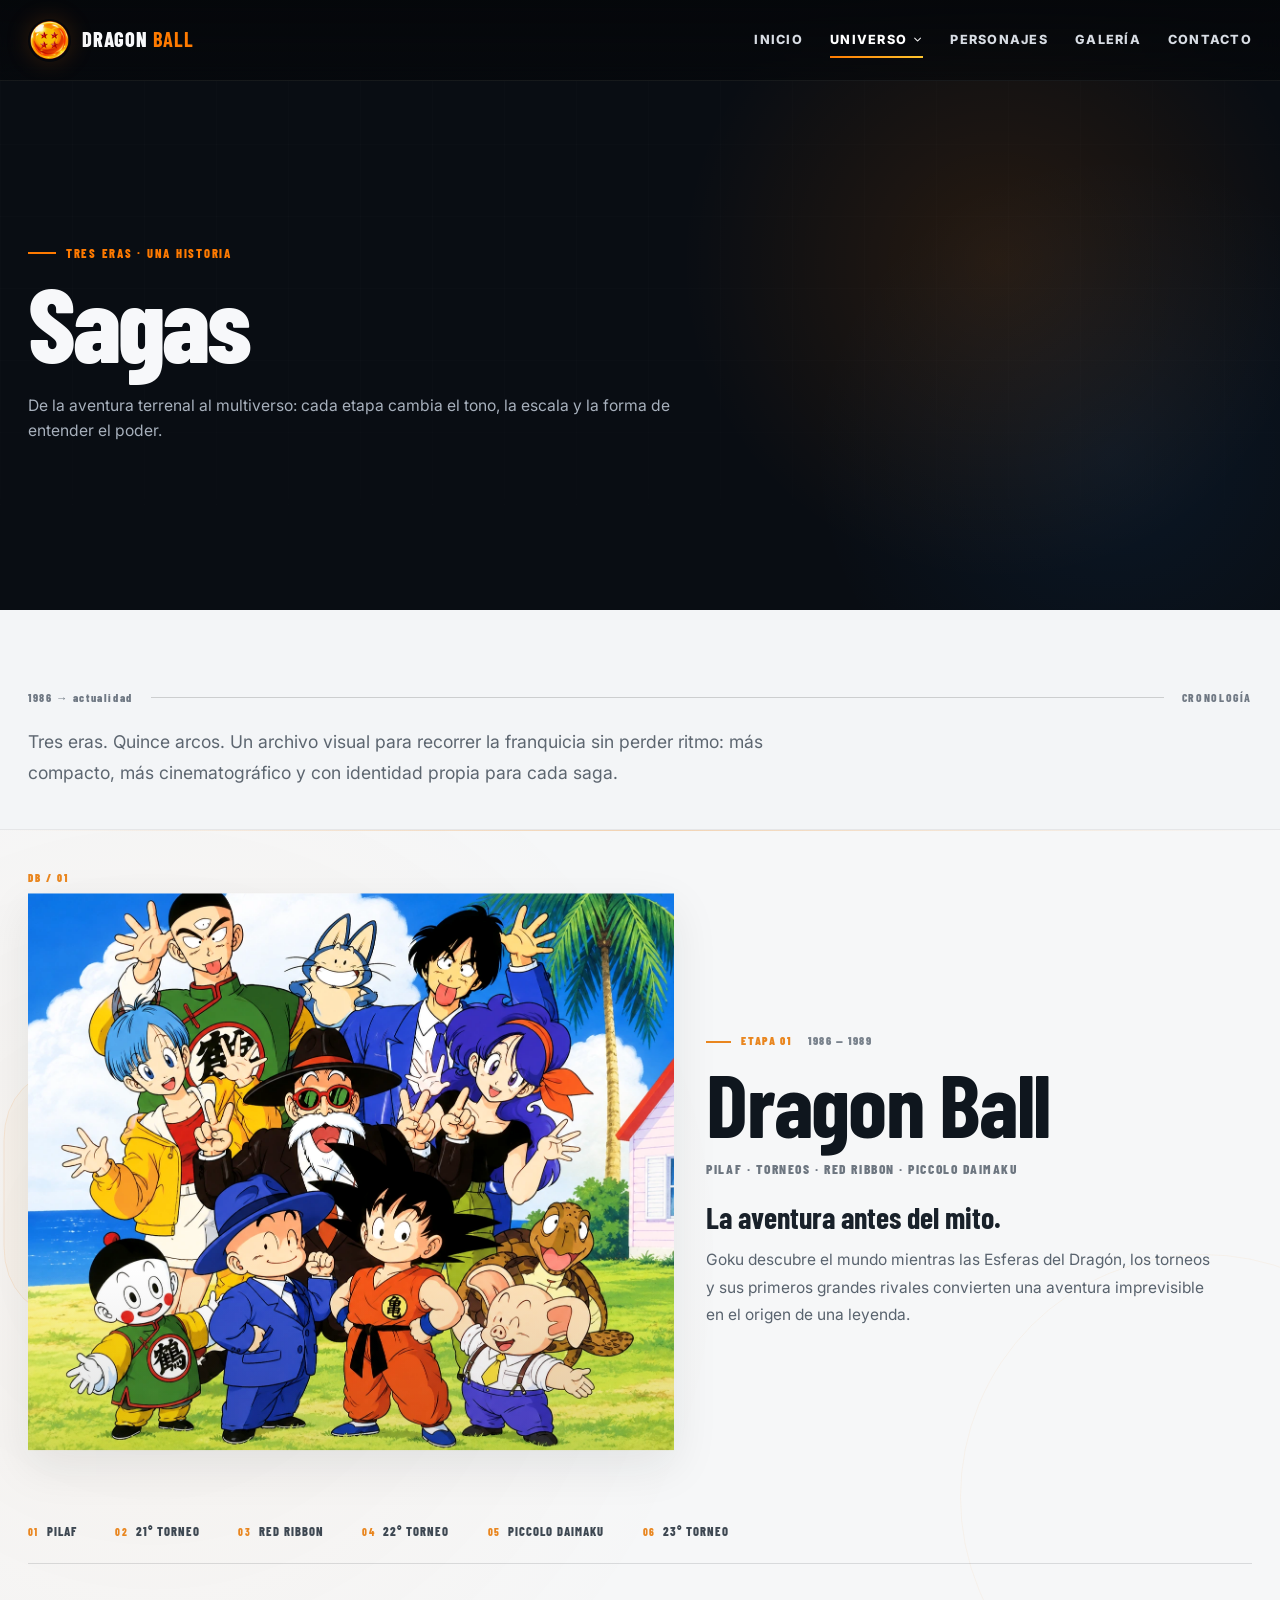
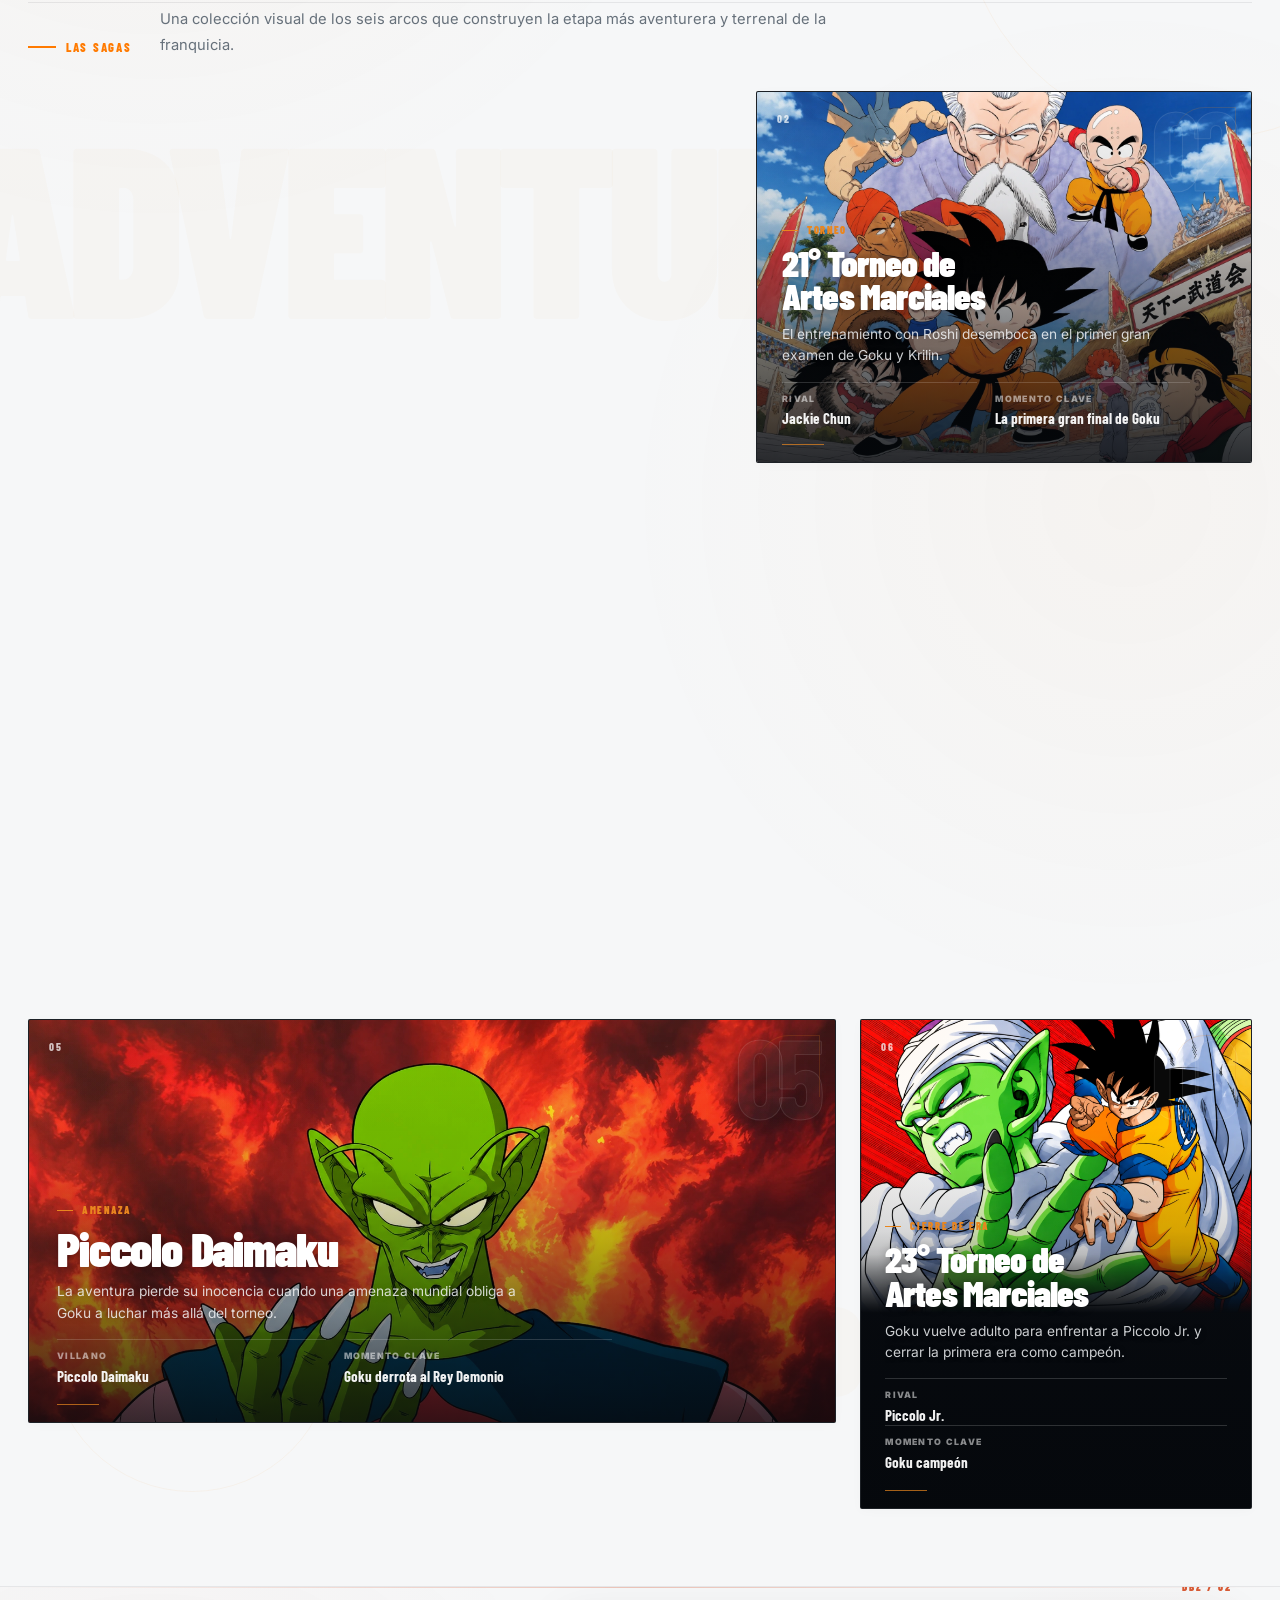
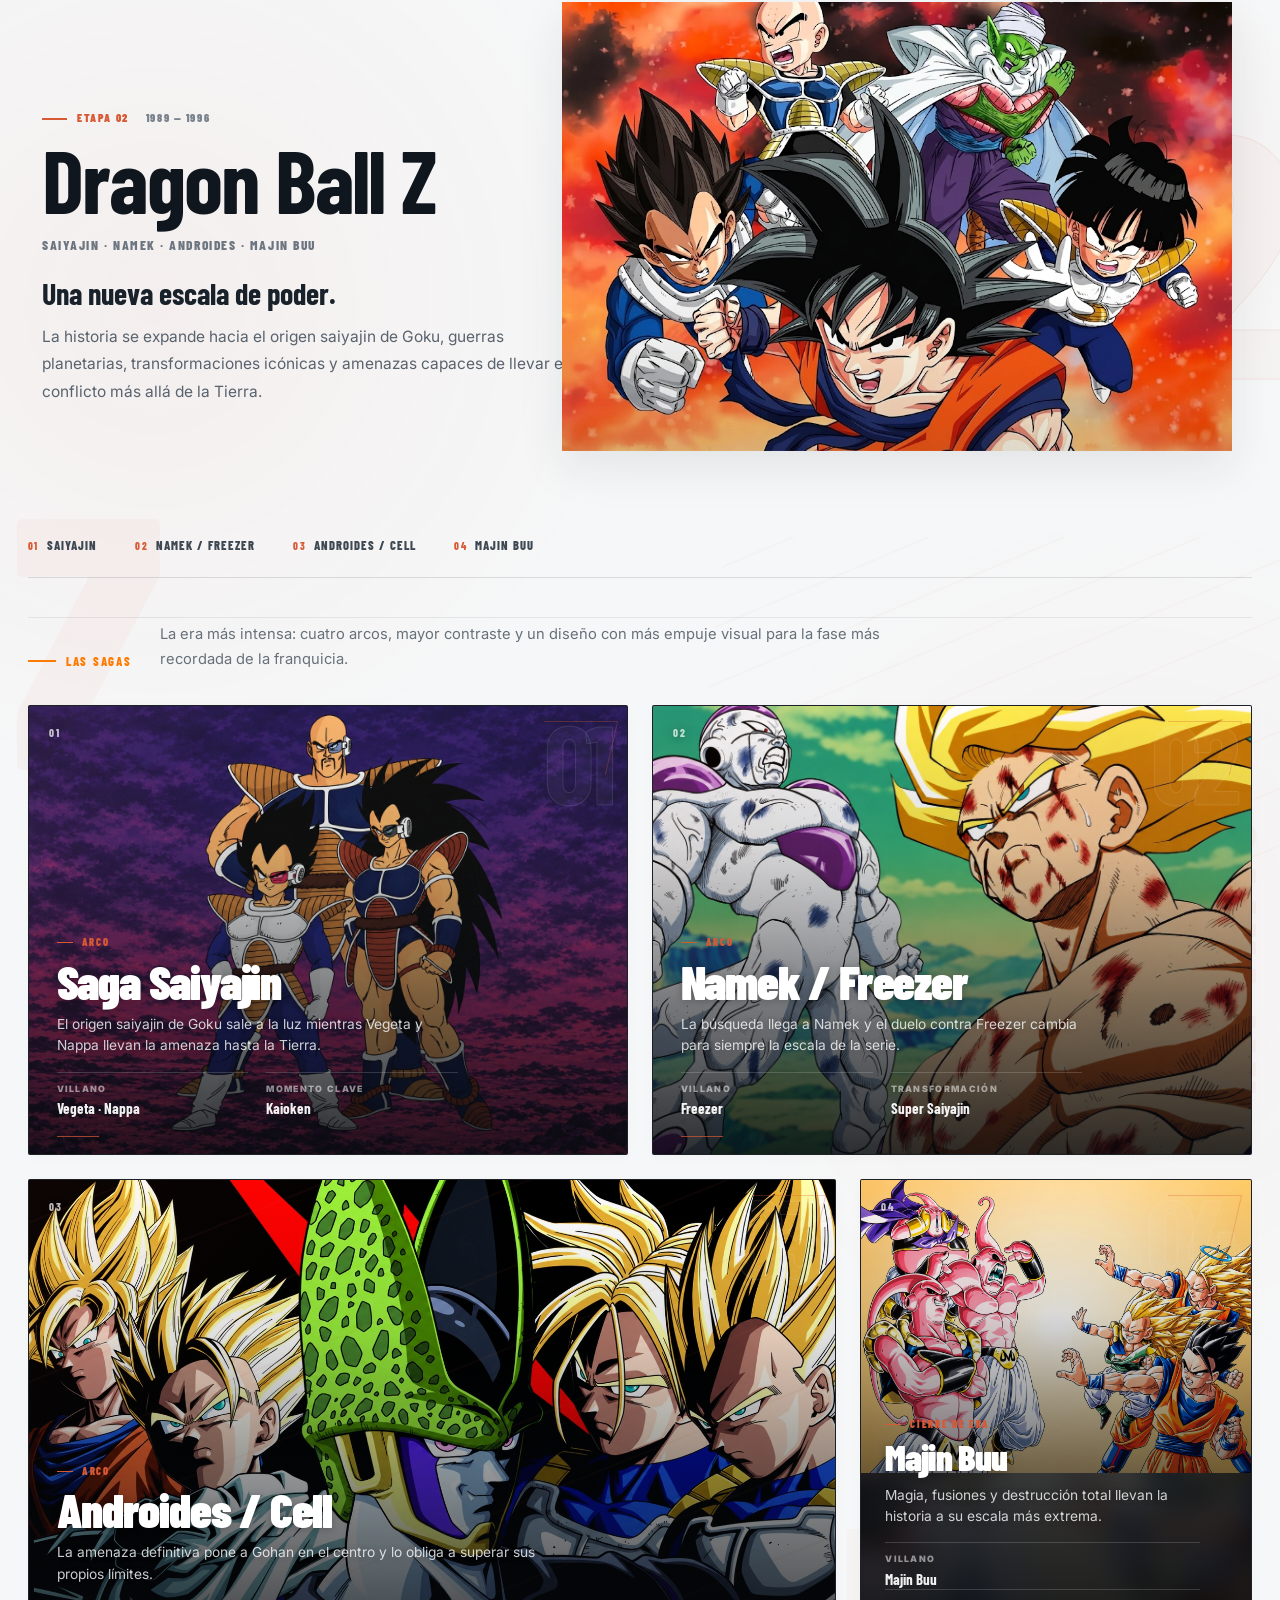
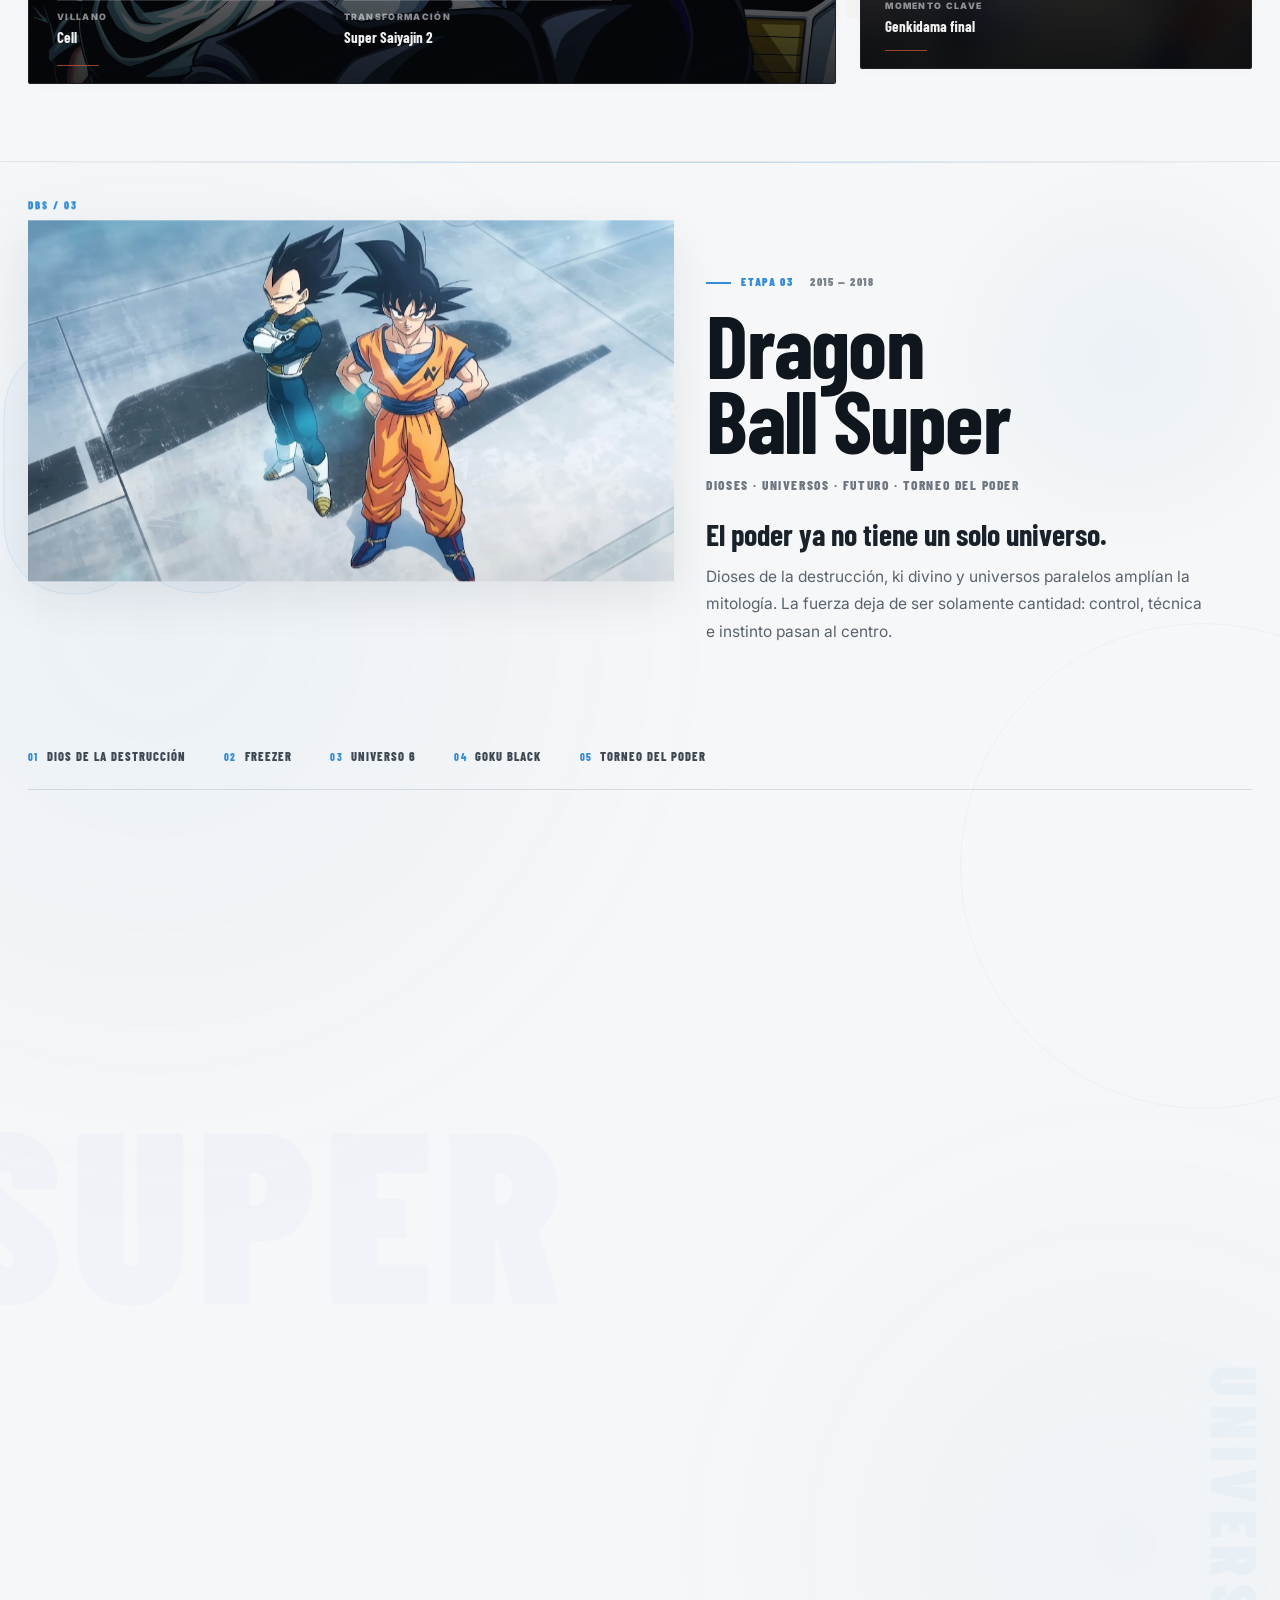
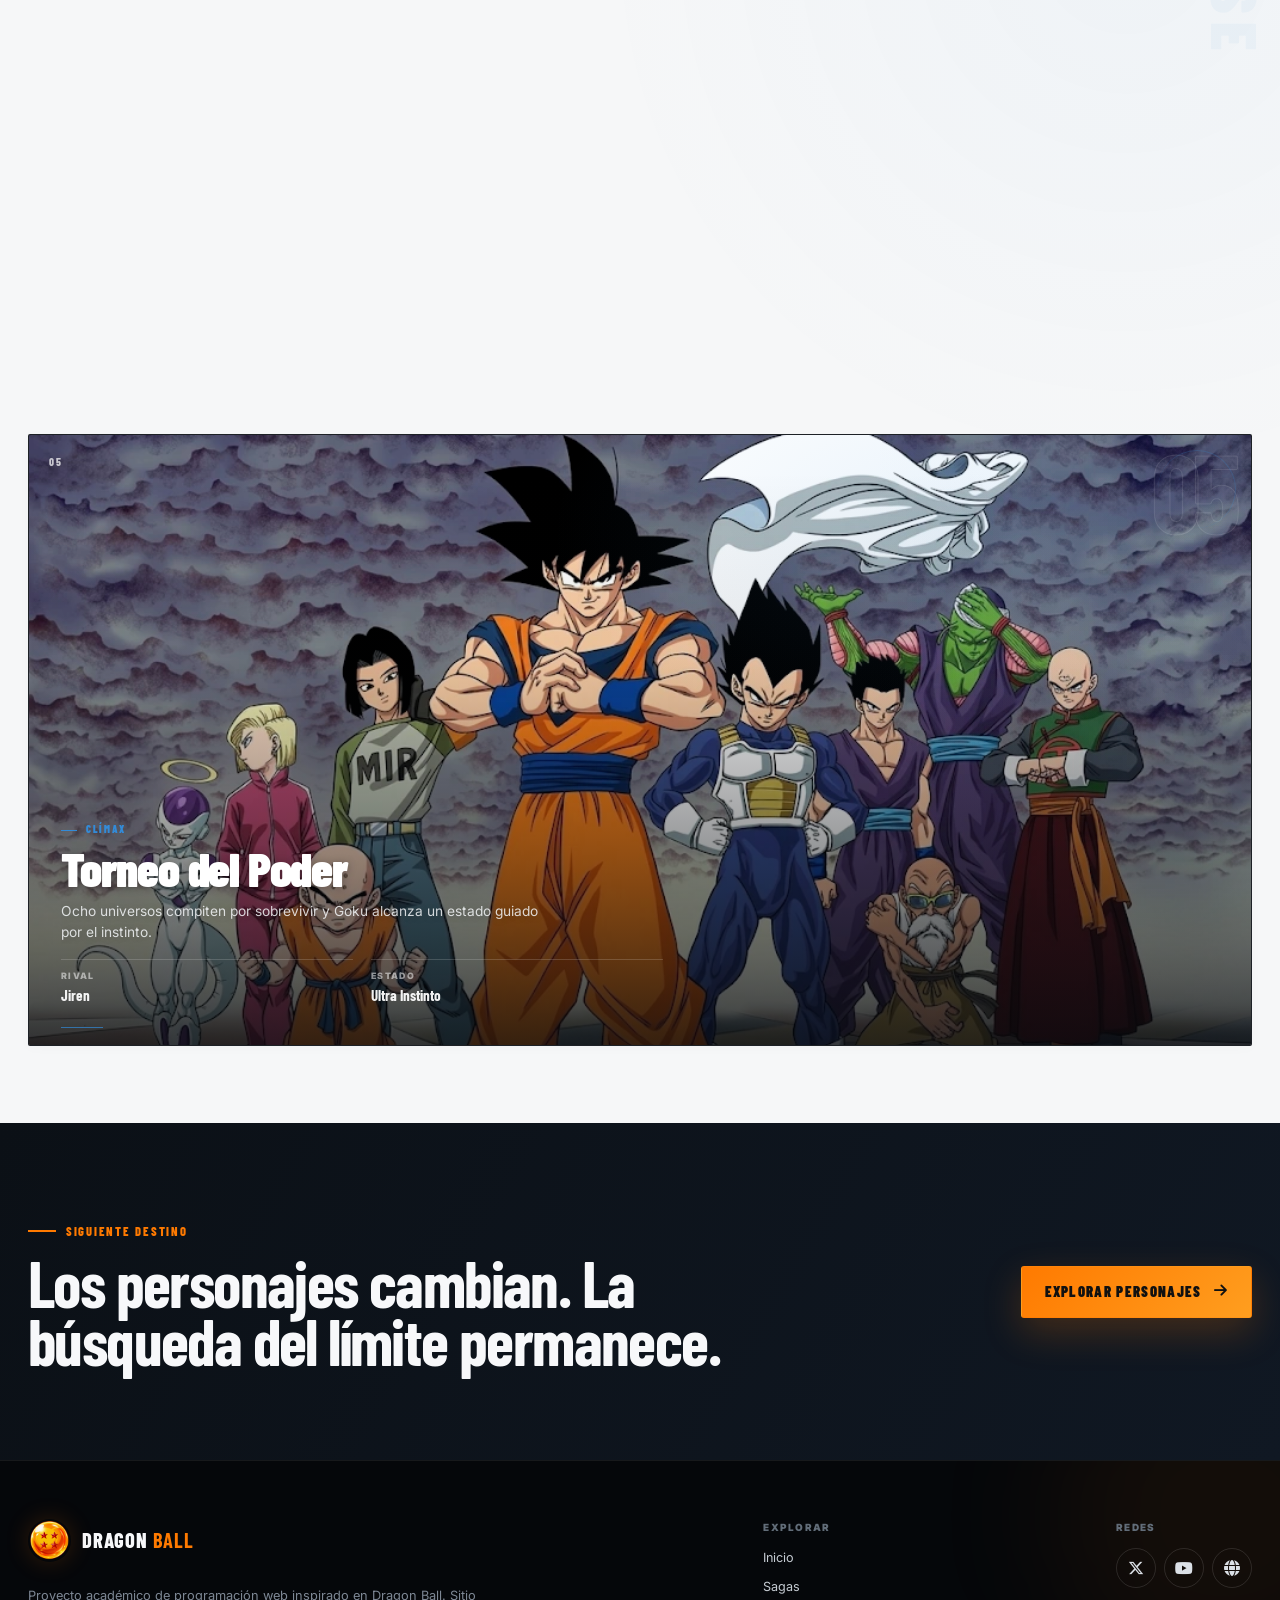
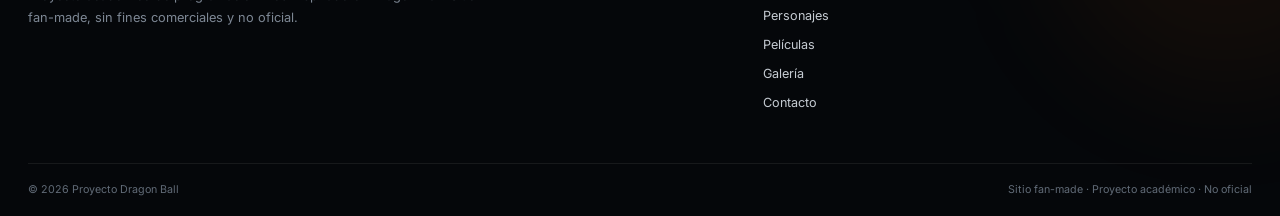
<file: sagas.html>
<!DOCTYPE html>
<html lang="es">
<head>
  <meta charset="UTF-8">
  <meta name="viewport" content="width=device-width, initial-scale=1.0">
  <meta name="description" content="Cronología visual de las principales etapas de Dragon Ball.">
  <meta name="theme-color" content="#07090d">
  <title>Dragon Ball | Sagas</title>
  <link rel="icon" type="image/svg+xml" href="img/favicon.svg?v=2">
  <link rel="icon" type="image/png" sizes="32x32" href="img/favicon-32x32.png?v=2">
  <link rel="icon" type="image/png" sizes="192x192" href="img/favicon-192x192.png?v=2">
  <link rel="shortcut icon" href="img/favicon.ico?v=2">
  <link rel="apple-touch-icon" sizes="180x180" href="img/apple-touch-icon.png?v=2">
  <link rel="preconnect" href="https://fonts.googleapis.com">
  <link rel="preconnect" href="https://fonts.gstatic.com" crossorigin>
  <link href="https://fonts.googleapis.com/css2?family=Barlow+Condensed:wght@400;500;600;700;800;900&family=Inter:wght@400;500;600;700&display=swap" rel="stylesheet">
  <link rel="stylesheet" href="https://cdnjs.cloudflare.com/ajax/libs/font-awesome/6.6.0/css/all.min.css">
  <link rel="stylesheet" href="CSS/estilos.css">
</head>
<body data-page="sagas">
  <a class="skip-link" href="#contenido">Saltar al contenido</a>
  <header class="site-header">
    <div class="nav-wrap container">
      <a class="brand" href="index.html" aria-label="Dragon Ball — Inicio">
        <span class="brand-mark" aria-hidden="true"><img src="img/logo/esfera-4-estrellas.webp" alt="" width="256" height="256"></span>
        <span class="brand-text">DRAGON <strong>BALL</strong></span>
      </a>
      <button class="menu-toggle" id="menuToggle" type="button" aria-label="Abrir menú" aria-expanded="false" aria-controls="mainMenu">
        <span></span><span></span><span></span>
      </button>
      <nav class="main-nav" id="mainMenu" aria-label="Navegación principal">
          <a href="index.html" class="nav-link">Inicio</a>
          <div class="nav-item-dropdown active" data-dropdown>
            <button type="button" class="nav-link nav-link-dropdown active" id="universoToggle" aria-haspopup="true" aria-expanded="false" aria-controls="universoMenu">Universo <i class="fa-solid fa-chevron-down nav-caret" aria-hidden="true"></i></button>
            <div class="nav-dropdown-menu" id="universoMenu" role="menu">
              <a href="sagas.html" class="nav-dropdown-link active" aria-current="page" role="menuitem">Sagas</a>
              <a href="peliculas.html" class="nav-dropdown-link" role="menuitem">Películas</a>
              <a href="personajes.html#transformaciones" class="nav-dropdown-link" role="menuitem">Transformaciones</a>
            </div>
          </div>
          <a href="personajes.html" class="nav-link">Personajes</a>
          <a href="galeria.html" class="nav-link">Galería</a>
          <a href="contacto.html" class="nav-link">Contacto</a>
      </nav>
    </div>
  </header>

  <main id="contenido">
    <section class="page-hero page-hero-sagas">
      <div class="page-hero-lines" aria-hidden="true"></div>
      <div class="container page-hero-layout">
        <div class="page-hero-copy reveal">
          <span class="meta-label">TRES ERAS · UNA HISTORIA</span>
          <h1>Sagas</h1>
          <p>De la aventura terrenal al multiverso: cada etapa cambia el tono, la escala y la forma de entender el poder.</p>
        </div>
      </div>
    </section>

    <section class="saga-chronicle-v2" aria-label="Cronología de Dragon Ball">
      <div class="container saga-chronicle-head reveal">
        <div class="timeline-head saga-chronicle-index"><span>1986 → actualidad</span><div class="timeline-rule"></div><span>CRONOLOGÍA</span></div>
        <p class="saga-chronicle-lead">Tres eras. Quince arcos. Un archivo visual para recorrer la franquicia sin perder ritmo: más compacto, más cinematográfico y con identidad propia para cada saga.</p>
      </div>

      <section class="era-chapter era-chapter--db" id="dragon-ball" style="--era-accent:#e9861f; --era-rgb:233,134,31; --era-soft:#fff4e7;">
        <div class="era-backdrop era-backdrop--db" aria-hidden="true">
          <span class="era-backdrop-word era-backdrop-word--primary">ADVENTURE</span>
          <span class="era-backdrop-word era-backdrop-word--secondary">RED RIBBON</span>
          <span class="era-backdrop-orbit era-backdrop-orbit--one"></span>
          <span class="era-backdrop-orbit era-backdrop-orbit--two"></span>
        </div>
        <div class="container">
          <header class="era-intro">
            <span class="era-ghost-number" aria-hidden="true">01</span>
            <div class="era-visual reveal">
              <div class="era-visual-parallax" data-parallax="0.012">
                <span class="era-frame-code">DB / 01</span>
                <div class="era-image-frame">
                  <img src="img/sagas/dragon-ball-hero.webp" alt="Dragon Ball clásico" loading="eager" width="1351" height="1164">
                </div>
              </div>
            </div>
            <div class="era-copy reveal reveal-delay-1">
              <div class="era-kicker"><span>ETAPA 01</span><span>1986 — 1989</span></div>
              <h2>Dragon Ball</h2>
              <p class="era-arcs">PILAF · TORNEOS · RED RIBBON · PICCOLO DAIMAKU</p>
              <p class="era-tagline">La aventura antes del mito.</p>
              <p class="era-description">Goku descubre el mundo mientras las Esferas del Dragón, los torneos y sus primeros grandes rivales convierten una aventura imprevisible en el origen de una leyenda.</p>
            </div>
          </header>

          <nav class="era-index-nav" aria-label="Índice de sagas de Dragon Ball">
            <a href="#db-pilaf"><span>01</span>Pilaf</a>
            <a href="#db-torneo-21"><span>02</span>21° Torneo</a>
            <a href="#db-red-ribbon"><span>03</span>Red Ribbon</a>
            <a href="#db-torneo-22"><span>04</span>22° Torneo</a>
            <a href="#db-piccolo-daimao"><span>05</span>Piccolo Daimaku</a>
            <a href="#db-torneo-23"><span>06</span>23° Torneo</a>
          </nav>

          <div class="era-panels-head reveal">
            <span class="meta-label">LAS SAGAS</span>
            <p>Una colección visual de los seis arcos que construyen la etapa más aventurera y terrenal de la franquicia.</p>
          </div>

          <div class="arc-grid arc-grid--db">
            <article class="arc-entry is-span-7 is-wide reveal" id="db-pilaf" style="--img-pos:center 34%;">
<span aria-hidden="true" class="arc-ghost-number">01</span>
<div class="arc-media">
<span class="arc-image-index">01</span>
<div class="arc-image-frame"><img alt="Saga de Pilaf" loading="lazy" src="img/sagas/db-pilaf.webp" width="1672" height="941"></div>
</div>
<div class="arc-content">
<div class="arc-heading"><span>SAGA</span><h3>Pilaf</h3></div>
<p>La búsqueda de las Esferas une a Goku y Bulma y define el espíritu aventurero del comienzo.</p>
<dl class="arc-data">

<div><dt>OBJETIVO</dt><dd>Las Esferas del Dragón</dd></div>

<div><dt>MOMENTO CLAVE</dt><dd>Primera invocación de Shenlong</dd></div>
</dl>

</div>
</article>

            <article class="arc-entry is-span-5 is-medium reveal reveal-delay-1" id="db-torneo-21" style="--img-pos:center 52%;">
<span aria-hidden="true" class="arc-ghost-number">02</span>
<div class="arc-media">
<span class="arc-image-index">02</span>
<div class="arc-image-frame"><img alt="21° Torneo de Artes Marciales" loading="lazy" src="img/sagas/db-torneo21.webp" width="1448" height="1086"></div>
</div>
<div class="arc-content">
<div class="arc-heading"><span>TORNEO</span><h3>21° Torneo de Artes Marciales</h3></div>
<p>El entrenamiento con Roshi desemboca en el primer gran examen de Goku y Krilin.</p>
<dl class="arc-data">


<div><dt>RIVAL</dt><dd>Jackie Chun</dd></div>
<div><dt>MOMENTO CLAVE</dt><dd>La primera gran final de Goku</dd></div>
</dl>

</div>
</article>

            <article class="arc-entry is-span-5 is-medium reveal" id="db-red-ribbon" style="--img-pos:center 40%;">
<span aria-hidden="true" class="arc-ghost-number">03</span>
<div class="arc-media">
<span class="arc-image-index">03</span>
<div class="arc-image-frame"><img alt="Ejército Red Ribbon" loading="lazy" src="img/sagas/db-red-ribbon.webp" width="1672" height="941"></div>
</div>
<div class="arc-content">
<div class="arc-heading"><span>CONFLICTO</span><h3>Ejército Red Ribbon</h3></div>
<p>Goku enfrenta una organización global y crece al superar bases, mercenarios y asesinos.</p>
<dl class="arc-data">

<div><dt>RIVAL</dt><dd>Tao Pai Pai</dd></div>

<div><dt>MOMENTO CLAVE</dt><dd>Entrenamiento con Karin</dd></div>
</dl>

</div>
</article>

            <article class="arc-entry is-span-7 is-wide reveal reveal-delay-1" id="db-torneo-22" style="--img-pos:center 57%;">
<span aria-hidden="true" class="arc-ghost-number">04</span>
<div class="arc-media">
<span class="arc-image-index">04</span>
<div class="arc-image-frame"><img alt="22° Torneo de Artes Marciales" loading="lazy" src="img/sagas/db-torneo22.webp" width="1534" height="1025"></div>
</div>
<div class="arc-content">
<div class="arc-heading"><span>TORNEO</span><h3>22° Torneo de Artes Marciales</h3></div>
<p>Las escuelas de Roshi y Tsuru chocan en un torneo más técnico, intenso y agresivo.</p>
<dl class="arc-data">
<div><dt>RIVAL</dt><dd>Tenshinhan</dd></div>


<div><dt>MOMENTO CLAVE</dt><dd>Goku vs. Tenshinhan</dd></div>
</dl>

</div>
</article>

            <article class="arc-entry is-span-8 is-panorama reveal feature-drama has-character-slot character-right" id="db-piccolo-daimao" style="--img-pos:center 18%;">
<span aria-hidden="true" class="arc-ghost-number">05</span>
<div class="arc-media">
<span class="arc-image-index">05</span>
<div class="arc-image-frame"><img alt="Piccolo Daimaku" loading="lazy" src="img/sagas/db-piccolo-daimao.webp" width="1448" height="1086"></div>
</div>
<div class="arc-content">
<div class="arc-heading"><span>AMENAZA</span><h3>Piccolo Daimaku</h3></div>
<p>La aventura pierde su inocencia cuando una amenaza mundial obliga a Goku a luchar más allá del torneo.</p>
<dl class="arc-data">
<div><dt>VILLANO</dt><dd>Piccolo Daimaku</dd></div>


<div><dt>MOMENTO CLAVE</dt><dd>Goku derrota al Rey Demonio</dd></div>
</dl>

</div>
</article>

            <article class="arc-entry is-span-4 is-tall reveal reveal-delay-1" id="db-torneo-23" style="--img-pos:center 33%;">
<span aria-hidden="true" class="arc-ghost-number">06</span>
<div class="arc-media">
<span class="arc-image-index">06</span>
<div class="arc-image-frame"><img alt="23° Torneo de Artes Marciales" loading="lazy" src="img/sagas/db-torneo23.webp" width="1448" height="1086"></div>
</div>
<div class="arc-content">
<div class="arc-heading"><span>CIERRE DE ERA</span><h3>23° Torneo de Artes Marciales</h3></div>
<p>Goku vuelve adulto para enfrentar a Piccolo Jr. y cerrar la primera era como campeón.</p>
<dl class="arc-data">
<div><dt>RIVAL</dt><dd>Piccolo Jr.</dd></div>


<div><dt>MOMENTO CLAVE</dt><dd>Goku campeón</dd></div>
</dl>

</div>
</article>
          </div>
        </div>
      </section>

      <section class="era-chapter era-chapter--dbz" id="dragon-ball-z" style="--era-accent:#d75a35; --era-rgb:215,90,53; --era-soft:#fff0eb;">
        <div class="era-backdrop era-backdrop--dbz" aria-hidden="true">
          <span class="era-backdrop-word era-backdrop-word--primary">Z</span>
          <span class="era-backdrop-word era-backdrop-word--secondary">CELL GAMES</span>
          <span class="era-backdrop-vertical">SAIYAJIN</span>
          <span class="era-speed-lines"></span>
        </div>
        <div class="container">
          <header class="era-intro era-intro--reverse">
            <span class="era-ghost-number" aria-hidden="true">02</span>
            <div class="era-visual reveal reveal-delay-1">
              <div class="era-visual-parallax" data-parallax="0.01">
                <span class="era-frame-code">DBZ / 02</span>
                <div class="era-image-frame"><img src="img/sagas/dragon-ball-z-hero.webp" alt="Dragon Ball Z" loading="lazy" width="1024" height="687"></div>
              </div>
            </div>
            <div class="era-copy reveal">
              <div class="era-kicker"><span>ETAPA 02</span><span>1989 — 1996</span></div>
              <h2>Dragon Ball Z</h2>
              <p class="era-arcs">SAIYAJIN · NAMEK · ANDROIDES · MAJIN BUU</p>
              <p class="era-tagline">Una nueva escala de poder.</p>
              <p class="era-description">La historia se expande hacia el origen saiyajin de Goku, guerras planetarias, transformaciones icónicas y amenazas capaces de llevar el conflicto más allá de la Tierra.</p>
            </div>
          </header>

          <nav class="era-index-nav" aria-label="Índice de sagas de Dragon Ball Z">
            <a href="#dbz-saiyajin"><span>01</span>Saiyajin</a>
            <a href="#dbz-namek"><span>02</span>Namek / Freezer</a>
            <a href="#dbz-cell"><span>03</span>Androides / Cell</a>
            <a href="#dbz-buu"><span>04</span>Majin Buu</a>
          </nav>

          <div class="era-panels-head reveal">
            <span class="meta-label">LAS SAGAS</span>
            <p>La era más intensa: cuatro arcos, mayor contraste y un diseño con más empuje visual para la fase más recordada de la franquicia.</p>
          </div>

          <div class="arc-grid arc-grid--dbz">
            <article class="arc-entry is-span-6 is-medium reveal" id="dbz-saiyajin" style="--img-pos:center 24%;">
<span aria-hidden="true" class="arc-ghost-number">01</span>
<div class="arc-media">
<span class="arc-image-index">01</span>
<div class="arc-image-frame"><img alt="Saga Saiyajin" loading="lazy" src="img/sagas/dbz-saiyajin.webp" width="1448" height="1086"></div>
</div>
<div class="arc-content">
<div class="arc-heading"><span>ARCO</span><h3>Saga Saiyajin</h3></div>
<p>El origen saiyajin de Goku sale a la luz mientras Vegeta y Nappa llevan la amenaza hasta la Tierra.</p>
<dl class="arc-data">


<div><dt>VILLANO</dt><dd>Vegeta · Nappa</dd></div>
<div><dt>MOMENTO CLAVE</dt><dd>Kaioken</dd></div>
</dl>

</div>
</article>

            <article class="arc-entry is-span-6 is-medium reveal reveal-delay-1 feature-namek has-character-slot character-right" id="dbz-namek" style="--img-pos:center 36%;">
<span aria-hidden="true" class="arc-ghost-number">02</span>
<div class="arc-media">
<span class="arc-image-index">02</span>
<div class="arc-image-frame"><img alt="Saga Namek y Freezer" loading="lazy" src="img/sagas/dbz-namek.webp" width="1672" height="941"></div>
</div>
<div class="arc-content">
<div class="arc-heading"><span>ARCO</span><h3>Namek / Freezer</h3></div>
<p>La búsqueda llega a Namek y el duelo contra Freezer cambia para siempre la escala de la serie.</p>
<dl class="arc-data">
<div><dt>VILLANO</dt><dd>Freezer</dd></div>

<div><dt>TRANSFORMACIÓN</dt><dd>Super Saiyajin</dd></div>

</dl>

</div>
</article>

            <article class="arc-entry is-span-8 is-wide reveal feature-angular has-character-slot character-left" id="dbz-cell" style="--img-pos:center 30%;">
<span aria-hidden="true" class="arc-ghost-number">03</span>
<div class="arc-media">
<span class="arc-image-index">03</span>
<div class="arc-image-frame"><img alt="Saga Androides y Cell" loading="lazy" src="img/sagas/dbz-cell.webp" width="1586" height="992"></div>
</div>
<div class="arc-content">
<div class="arc-heading"><span>ARCO</span><h3>Androides / Cell</h3></div>
<p>La amenaza definitiva pone a Gohan en el centro y lo obliga a superar sus propios límites.</p>
<dl class="arc-data">
<div><dt>VILLANO</dt><dd>Cell</dd></div>

<div><dt>TRANSFORMACIÓN</dt><dd>Super Saiyajin 2</dd></div>

</dl>

</div>
</article>

            <article class="arc-entry is-span-4 is-tall reveal reveal-delay-1" id="dbz-buu" style="--img-pos:center 38%;">
<span aria-hidden="true" class="arc-ghost-number">04</span>
<div class="arc-media">
<span class="arc-image-index">04</span>
<div class="arc-image-frame"><img alt="Saga Majin Buu" loading="lazy" src="img/sagas/dbz-buu.webp" width="1448" height="1086"></div>
</div>
<div class="arc-content">
<div class="arc-heading"><span>CIERRE DE ERA</span><h3>Majin Buu</h3></div>
<p>Magia, fusiones y destrucción total llevan la historia a su escala más extrema.</p>
<dl class="arc-data">
<div><dt>VILLANO</dt><dd>Majin Buu</dd></div>


<div><dt>MOMENTO CLAVE</dt><dd>Genkidama final</dd></div>
</dl>

</div>
</article>
          </div>
        </div>
      </section>

      <section class="era-chapter era-chapter--super" id="dragon-ball-super" style="--era-accent:#338bd8; --era-rgb:51,139,216; --era-soft:#edf7ff;">
        <div class="era-backdrop era-backdrop--super" aria-hidden="true">
          <span class="era-backdrop-word era-backdrop-word--primary">SUPER</span>
          <span class="era-backdrop-word era-backdrop-word--secondary">TOURNAMENT OF POWER</span>
          <span class="era-backdrop-vertical">UNIVERSE</span>
          <span class="era-backdrop-orbit era-backdrop-orbit--one"></span>
          <span class="era-backdrop-orbit era-backdrop-orbit--two"></span>
        </div>
        <div class="container">
          <header class="era-intro">
            <span class="era-ghost-number" aria-hidden="true">03</span>
            <div class="era-visual reveal">
              <div class="era-visual-parallax" data-parallax="0.012">
                <span class="era-frame-code">DBS / 03</span>
                <div class="era-image-frame"><img src="img/sagas/dragon-ball-super-hero.webp" alt="Dragon Ball Super" loading="lazy" width="1024" height="572"></div>
              </div>
            </div>
            <div class="era-copy reveal reveal-delay-1">
              <div class="era-kicker"><span>ETAPA 03</span><span>2015 — 2018</span></div>
              <h2>Dragon Ball Super</h2>
              <p class="era-arcs">DIOSES · UNIVERSOS · FUTURO · TORNEO DEL PODER</p>
              <p class="era-tagline">El poder ya no tiene un solo universo.</p>
              <p class="era-description">Dioses de la destrucción, ki divino y universos paralelos amplían la mitología. La fuerza deja de ser solamente cantidad: control, técnica e instinto pasan al centro.</p>
            </div>
          </header>

          <nav class="era-index-nav" aria-label="Índice de sagas de Dragon Ball Super">
            <a href="#dbs-bog"><span>01</span>Dios de la Destrucción</a>
            <a href="#dbs-resurrection-f"><span>02</span>Freezer</a>
            <a href="#dbs-universe-6"><span>03</span>Universo 6</a>
            <a href="#dbs-future-trunks"><span>04</span>Goku Black</a>
            <a href="#dbs-tournament-power"><span>05</span>Torneo del Poder</a>
          </nav>

          <div class="era-panels-head reveal">
            <span class="meta-label">LAS SAGAS</span>
            <p>Más limpia, luminosa y expansiva: una composición editorial para los arcos que abren la historia al plano cósmico y multiversal.</p>
          </div>

          <div class="arc-grid arc-grid--super">
            <article class="arc-entry is-span-6 is-medium reveal" id="dbs-bog" style="--img-pos:center 38%;">
<span aria-hidden="true" class="arc-ghost-number">01</span>
<div class="arc-media">
<span class="arc-image-index">01</span>
<div class="arc-image-frame"><img alt="Dios de la Destrucción" loading="lazy" src="img/sagas/dbs-bills.webp" width="1024" height="637"></div>
</div>
<div class="arc-content">
<div class="arc-heading"><span>ARCO</span><h3>Dios de la Destrucción</h3></div>
<p>Beerus introduce una nueva jerarquía de poder y abre la puerta a la energía divina.</p>
<dl class="arc-data">
<div><dt>RIVAL</dt><dd>Beerus</dd></div>

<div><dt>TRANSFORMACIÓN</dt><dd>Super Saiyajin God</dd></div>

</dl>

</div>
</article>

            <article class="arc-entry is-span-6 is-medium reveal reveal-delay-1" id="dbs-resurrection-f" style="--img-pos:center 30%;">
<span aria-hidden="true" class="arc-ghost-number">02</span>
<div class="arc-media">
<span class="arc-image-index">02</span>
<div class="arc-image-frame"><img alt="Resurrección de Freezer" loading="lazy" src="img/sagas/dbs-freezer.webp" width="1024" height="645"></div>
</div>
<div class="arc-content">
<div class="arc-heading"><span>ARCO</span><h3>Resurrección de Freezer</h3></div>
<p>Freezer regresa y obliga a Goku y Vegeta a dominar el poder divino con precisión.</p>
<dl class="arc-data">
<div><dt>VILLANO</dt><dd>Golden Freezer</dd></div>

<div><dt>TRANSFORMACIÓN</dt><dd>Super Saiyajin Blue</dd></div>

</dl>

</div>
</article>

            <article class="arc-entry is-span-5 is-tall reveal" id="dbs-universe-6" style="--img-pos:center 26%;">
<span aria-hidden="true" class="arc-ghost-number">03</span>
<div class="arc-media">
<span class="arc-image-index">03</span>
<div class="arc-image-frame"><img alt="Universo 6" loading="lazy" src="img/sagas/dbs-universo6.webp" width="1448" height="1086"></div>
</div>
<div class="arc-content">
<div class="arc-heading"><span>TORNEO</span><h3>Universo 6</h3></div>
<p>El choque entre universos presenta a Hit y convierte la técnica en el centro del combate.</p>
<dl class="arc-data">
<div><dt>RIVAL</dt><dd>Hit</dd></div>


<div><dt>MOMENTO CLAVE</dt><dd>Blue + Kaioken</dd></div>
</dl>

</div>
</article>

            <article class="arc-entry is-span-7 is-wide reveal reveal-delay-1 feature-stylized has-character-slot character-right" id="dbs-future-trunks" style="--img-pos:center 22%;">
<span aria-hidden="true" class="arc-ghost-number">04</span>
<div class="arc-media">
<span class="arc-image-index">04</span>
<div class="arc-image-frame"><img alt="Trunks del Futuro y Goku Black" loading="lazy" src="img/sagas/dbs-goku-black.webp" width="1774" height="887"></div>
</div>
<div class="arc-content">
<div class="arc-heading"><span>FUTURO</span><h3>Trunks del Futuro / Goku Black</h3></div>
<p>Trunks vuelve desde un futuro devastado donde Goku Black y Zamasu imponen su idea de justicia.</p>
<dl class="arc-data">
<div><dt>VILLANOS</dt><dd>Goku Black · Zamasu</dd></div>

<div><dt>FUSIÓN</dt><dd>Vegetto Blue</dd></div>

</dl>

</div>
</article>

            <article class="arc-entry is-span-12 is-panorama reveal feature-epic has-character-slot character-left character-large" id="dbs-tournament-power" style="--img-pos:center 16%;">
<span aria-hidden="true" class="arc-ghost-number">05</span>
<div class="arc-media">
<span class="arc-image-index">05</span>
<div class="arc-image-frame"><img alt="Torneo del Poder" loading="lazy" src="img/sagas/dbs-torneo-poder.webp" width="1024" height="637"></div>
</div>
<div class="arc-content">
<div class="arc-heading"><span>CLÍMAX</span><h3>Torneo del Poder</h3></div>
<p>Ocho universos compiten por sobrevivir y Goku alcanza un estado guiado por el instinto.</p>
<dl class="arc-data">
<div><dt>RIVAL</dt><dd>Jiren</dd></div>

<div><dt>ESTADO</dt><dd>Ultra Instinto</dd></div>

</dl>

</div>
</article>
          </div>
        </div>
      </section>
    </section>

    <section class="saga-endcap">
      <div class="container saga-endcap-layout">
        <div class="reveal"><span class="meta-label">SIGUIENTE DESTINO</span><h2>Los personajes cambian. La búsqueda del límite permanece.</h2></div>
        <a class="btn btn-primary reveal reveal-delay-1" href="personajes.html">Explorar personajes <i class="fa-solid fa-arrow-right"></i></a>
      </div>
    </section>
  </main>

  <footer class="site-footer">
    <div class="footer-glow" aria-hidden="true"></div>
    <div class="container footer-top">
      <div class="footer-about">
        <a class="brand footer-brand" href="index.html">
          <span class="brand-mark" aria-hidden="true"><img src="img/logo/esfera-4-estrellas.webp" alt="" width="256" height="256"></span>
          <span class="brand-text">DRAGON <strong>BALL</strong></span>
        </a>
        <p>Proyecto académico de programación web inspirado en Dragon Ball. Sitio fan-made, sin fines comerciales y no oficial.</p>
      </div>
      <div class="footer-nav" aria-label="Navegación secundaria">
        <span>Explorar</span>
        <a href="index.html">Inicio</a>
        <a href="sagas.html">Sagas</a>
        <a href="personajes.html">Personajes</a>
        <a href="peliculas.html">Películas</a>
        <a href="galeria.html">Galería</a>
        <a href="contacto.html">Contacto</a>
      </div>
      <div class="footer-social">
        <span>Redes</span>
        <div class="socials" aria-label="Redes sociales">
          <a href="https://x.com/DB_official_en" aria-label="X oficial de Dragon Ball" target="_blank" rel="noopener noreferrer"><i class="fa-brands fa-x-twitter" aria-hidden="true"></i></a>
          <a href="https://www.youtube.com/@dragonball_official" aria-label="YouTube oficial de Dragon Ball" target="_blank" rel="noopener noreferrer"><i class="fa-brands fa-youtube" aria-hidden="true"></i></a>
          <a href="https://es.dragon-ball-official.com/" aria-label="Sitio oficial de Dragon Ball" target="_blank" rel="noopener noreferrer"><i class="fa-solid fa-globe" aria-hidden="true"></i></a>
        </div>
      </div>
    </div>
    <div class="container footer-bottom">
      <span>© <span data-current-year>2026</span> Proyecto Dragon Ball</span>
      <span>Sitio fan-made · Proyecto académico · No oficial</span>
    </div>
  </footer>
  <script src="js/script.js"></script>
</body>
</html>
</file>
<file: CSS/estilos.css>
/* =========================================================
   DRAGON BALL — Sitio multipágina
   CSS principal
   Flexbox es el sistema principal de maquetación.
   Grid se utiliza puntualmente en la galería.
   ========================================================= */

:root {
  --bg: #07090d;
  --bg-soft: #0c1016;
  --panel: #11161f;
  --panel-2: #151c27;
  --text: #f7f8fa;
  --muted: #9ba6b4;
  --muted-2: #697482;
  --line: rgba(255,255,255,.10);
  --orange: #ff7a00;
  --orange-2: #ff9e1f;
  --yellow: #ffc62f;
  --blue: #1b8cff;
  --cyan: #33d6ff;
  --danger: #e04747;
  --success: #38b26d;
  --header-h: 80px;
  --container: 1240px;
  --shadow-lg: 0 30px 80px rgba(0,0,0,.38);
  --ease: cubic-bezier(.2,.72,.2,1);
}

*,
*::before,
*::after {
  box-sizing: border-box;
}

html {
  scroll-behavior: smooth;
  scroll-padding-top: calc(var(--header-h) + 18px);
}

body {
  margin: 0;
  min-width: 320px;
  overflow-x: hidden;
  background: var(--bg);
  color: var(--text);
  font-family: "Inter", Arial, sans-serif;
  line-height: 1.65;
  -webkit-font-smoothing: antialiased;
}

body.menu-open {
  overflow: hidden;
}

img {
  display: block;
  max-width: 100%;
}

a {
  color: inherit;
  text-decoration: none;
}

button,
input,
textarea {
  font: inherit;
}

button {
  border: 0;
}

h1, h2, h3, p, blockquote {
  margin-top: 0;
}

.container {
  width: min(calc(100% - 56px), var(--container));
  margin-inline: auto;
}

.section {
  position: relative;
  padding: 112px 0;
}

.skip-link {
  position: fixed;
  top: 10px;
  left: 10px;
  z-index: 9999;
  transform: translateY(-140%);
  padding: 10px 14px;
  border-radius: 4px;
  background: #fff;
  color: #111;
  font-weight: 800;
}

.skip-link:focus {
  transform: translateY(0);
}

.meta-label,
.section-kicker,
.eyebrow {
  display: inline-flex;
  align-items: center;
  gap: 10px;
  color: var(--orange);
  font-family: "Barlow Condensed", sans-serif;
  font-size: .78rem;
  font-weight: 800;
  letter-spacing: .18em;
  text-transform: uppercase;
}

.meta-label::before,
.section-kicker::before {
  content: "";
  width: 28px;
  height: 2px;
  background: currentColor;
}

.text-link {
  display: inline-flex;
  align-items: center;
  gap: 10px;
  padding-bottom: 4px;
  border-bottom: 1px solid rgba(255,255,255,.24);
  font-family: "Barlow Condensed", sans-serif;
  font-size: .98rem;
  font-weight: 800;
  letter-spacing: .08em;
  text-transform: uppercase;
  transition: color .25s ease, border-color .25s ease, gap .25s ease;
}

.text-link:hover {
  gap: 14px;
  color: var(--orange);
  border-color: var(--orange);
}

/* Buttons */
.btn {
  min-height: 52px;
  padding: 0 23px;
  display: inline-flex;
  align-items: center;
  justify-content: center;
  gap: 12px;
  border: 1px solid transparent;
  border-radius: 3px;
  font-family: "Barlow Condensed", sans-serif;
  font-size: .92rem;
  font-weight: 900;
  letter-spacing: .09em;
  text-transform: uppercase;
  transition: transform .25s var(--ease), box-shadow .25s ease, background .25s ease, border-color .25s ease, color .25s ease;
}

.btn:hover {
  transform: translateY(-3px);
}

.btn-primary {
  background: linear-gradient(135deg, var(--orange), var(--orange-2));
  color: #111;
  box-shadow: 0 14px 38px rgba(255,122,0,.22);
}

.btn-primary:hover {
  box-shadow: 0 18px 46px rgba(255,122,0,.34);
}

.btn-ghost,
.btn-outline {
  border-color: rgba(255,255,255,.22);
  background: rgba(255,255,255,.035);
  color: #fff;
}

.btn-ghost:hover,
.btn-outline:hover {
  border-color: rgba(255,255,255,.5);
  background: rgba(255,255,255,.08);
}

.btn-light {
  background: #fff;
  color: #0c0f14;
}

/* =========================================================
   Header
   ========================================================= */

.site-header {
  position: fixed;
  inset: 0 0 auto;
  z-index: 1000;
  border-bottom: 1px solid rgba(255,255,255,.07);
  background: linear-gradient(180deg, rgba(5,7,10,.92), rgba(5,7,10,.64));
  backdrop-filter: blur(14px);
  transition: background .28s ease, box-shadow .28s ease, border-color .28s ease;
}

.site-header.scrolled {
  background: rgba(5,7,10,.97);
  box-shadow: 0 14px 40px rgba(0,0,0,.28);
  border-color: rgba(255,255,255,.1);
}

.nav-wrap {
  height: var(--header-h);
  display: flex;
  align-items: center;
  justify-content: space-between;
  gap: 32px;
}

.brand {
  flex: 0 0 auto;
  display: inline-flex;
  align-items: center;
  gap: 11px;
  font-family: "Barlow Condensed", sans-serif;
  font-weight: 800;
  letter-spacing: .05em;
}

.brand-mark {
  width: 43px;
  height: 43px;
  display: grid;
  place-items: center;
}

.brand-mark img {
  width: 100%;
  height: 100%;
  display: block;
  object-fit: contain;
}

.brand-text {
  font-size: 1.27rem;
}

.brand-text strong {
  color: var(--orange);
}

.main-nav {
  display: flex;
  align-items: center;
  gap: 27px;
}

.nav-link {
  position: relative;
  padding: 8px 0;
  color: #d7dce3;
  font-size: .79rem;
  font-weight: 800;
  letter-spacing: .1em;
  text-transform: uppercase;
}

.nav-link::after {
  content: "";
  position: absolute;
  left: 0;
  bottom: 0;
  width: 0;
  height: 2px;
  background: linear-gradient(90deg, var(--orange), var(--yellow));
  transition: width .25s var(--ease);
}

.nav-link:hover,
.nav-link.active,
.nav-link[aria-current="page"] {
  color: #fff;
}

.nav-link:hover::after,
.nav-link.active::after,
.nav-link[aria-current="page"]::after {
  width: 100%;
}

.menu-toggle {
  display: none;
  width: 48px;
  height: 44px;
  padding: 7px;
  background: transparent;
  cursor: pointer;
}

.menu-toggle span {
  display: block;
  width: 26px;
  height: 2px;
  margin: 6px auto;
  background: #fff;
  transition: transform .25s ease, opacity .2s ease;
}

/* ---------- Dropdown "Universo" (Sagas / Películas) ---------- */

.nav-item-dropdown {
  position: relative;
}

/* El botón hereda SOLO la familia tipográfica; el resto de la tipografía
   (tamaño, peso, tracking, padding, color) lo aporta .nav-link, para que
   Universo tenga exactamente la misma jerarquía que los demás enlaces.
   Nota: no usar `font: inherit` aquí, porque esa shorthand pisa el
   font-size y el font-weight que define .nav-link. */
.nav-link-dropdown {
  display: inline-flex;
  align-items: center;
  gap: 7px;
  background: none;
  border: none;
  font-family: inherit;
  line-height: inherit;
  cursor: pointer;
}

.nav-caret {
  font-size: .62em;
  transition: transform .25s var(--ease);
}

.nav-item-dropdown.open .nav-caret,
.nav-item-dropdown:hover .nav-caret,
.nav-link-dropdown:focus-visible .nav-caret {
  transform: rotate(180deg);
}

.nav-dropdown-menu {
  position: absolute;
  top: calc(100% + 16px);
  left: 50%;
  transform: translateX(-50%) translateY(-6px);
  display: flex;
  flex-direction: column;
  gap: 2px;
  min-width: 180px;
  padding: 9px;
  background: rgba(10, 13, 18, .98);
  border: 1px solid var(--line);
  border-radius: 12px;
  box-shadow: var(--shadow-lg);
  opacity: 0;
  visibility: hidden;
  pointer-events: none;
  transition: opacity .22s var(--ease), transform .22s var(--ease), visibility .22s;
  z-index: 20;
}

.nav-item-dropdown:hover .nav-dropdown-menu,
.nav-item-dropdown.open .nav-dropdown-menu,
.nav-item-dropdown:focus-within .nav-dropdown-menu {
  opacity: 1;
  visibility: visible;
  pointer-events: auto;
  transform: translateX(-50%) translateY(0);
}

.nav-dropdown-link {
  padding: 10px 14px;
  border-radius: 8px;
  color: #d7dce3;
  font-size: .76rem;
  font-weight: 700;
  letter-spacing: .08em;
  text-transform: uppercase;
  transition: background .2s ease, color .2s ease;
}

.nav-dropdown-link:hover,
.nav-dropdown-link.active,
.nav-dropdown-link[aria-current="page"] {
  background: rgba(255, 255, 255, .07);
  color: #fff;
}

/* =========================================================
   Home hero
   ========================================================= */

.home-hero {
  position: relative;
  min-height: 100svh;
  padding: calc(var(--header-h) + 60px) 0 55px;
  display: flex;
  align-items: center;
  overflow: hidden;
  isolation: isolate;
  background:
    radial-gradient(circle at 78% 38%, rgba(255,122,0,.13), transparent 29%),
    radial-gradient(circle at 88% 72%, rgba(27,140,255,.11), transparent 27%),
    linear-gradient(115deg, #05070a 0%, #090d13 57%, #0b111a 100%);
}

.hero-grid-lines,
.page-hero-lines {
  position: absolute;
  inset: 0;
  z-index: -2;
  opacity: .5;
  background-image:
    linear-gradient(rgba(255,255,255,.022) 1px, transparent 1px),
    linear-gradient(90deg, rgba(255,255,255,.022) 1px, transparent 1px);
  background-size: 72px 72px;
  mask-image: linear-gradient(to bottom, black 0, rgba(0,0,0,.8) 65%, transparent);
}

.hero-flare {
  position: absolute;
  z-index: -1;
  border-radius: 50%;
  filter: blur(85px);
  pointer-events: none;
}

.hero-flare-orange {
  width: 300px;
  height: 300px;
  right: 19%;
  top: 24%;
  background: rgba(255,122,0,.17);
}

.hero-flare-blue {
  width: 260px;
  height: 260px;
  right: 3%;
  bottom: 10%;
  background: rgba(30,143,255,.11);
}

.home-hero-inner {
  display: flex;
  align-items: center;
  justify-content: space-between;
  gap: 58px;
}

.home-hero-copy {
  width: 52%;
  max-width: 650px;
  position: relative;
  z-index: 3;
}

.home-hero h1 {
  margin: 13px 0 0;
  font-family: "Barlow Condensed", sans-serif;
  font-size: clamp(5rem, 10vw, 9.4rem);
  line-height: .76;
  letter-spacing: -.055em;
  text-transform: uppercase;
}

.home-hero h1 span {
  display: block;
  color: transparent;
  -webkit-text-stroke: 2px var(--orange);
  text-shadow: 0 0 36px rgba(255,122,0,.13);
}

.home-hero-tagline {
  margin: 29px 0 0;
  font-family: "Barlow Condensed", sans-serif;
  font-size: clamp(1.65rem, 2.7vw, 2.35rem);
  font-weight: 800;
  line-height: 1;
  text-transform: uppercase;
}

.home-hero-description {
  max-width: 565px;
  margin: 17px 0 31px;
  color: #aeb7c2;
  font-size: .98rem;
}

.hero-actions {
  display: flex;
  flex-wrap: wrap;
  gap: 12px;
}

.home-hero-visual {
  position: relative;
  width: 48%;
  min-height: 650px;
  display: flex;
  align-items: flex-end;
  justify-content: center;
  will-change: transform;
}

.home-hero-visual::after {
  content: "";
  position: absolute;
  left: 50%;
  bottom: 7%;
  width: 76%;
  height: 14%;
  transform: translateX(-50%);
  border-radius: 50%;
  background: radial-gradient(ellipse, rgba(255,122,0,.45), transparent 72%);
  filter: blur(20px);
}

.home-hero-visual img {
  position: relative;
  z-index: 3;
  width: min(100%, 515px);
  filter: drop-shadow(0 32px 56px rgba(0,0,0,.48));
  animation: heroFloat 5.5s ease-in-out infinite;
}

.hero-aura {
  position: absolute;
  width: 470px;
  height: 470px;
  top: 13%;
  left: 50%;
  transform: translateX(-50%);
  border-radius: 50%;
  background: radial-gradient(circle, rgba(255,166,50,.24), rgba(255,122,0,.06) 43%, transparent 70%);
  filter: blur(5px);
}

.hero-orbit {
  position: absolute;
  left: 50%;
  top: 44%;
  border: 1px solid rgba(255,183,83,.18);
  border-radius: 50%;
  transform: translate(-50%,-50%);
  animation: rotateOrbit 18s linear infinite;
}

.hero-orbit::before {
  content: "";
  position: absolute;
  top: -5px;
  left: 50%;
  width: 8px;
  height: 8px;
  border-radius: 50%;
  background: var(--orange);
  box-shadow: 0 0 18px var(--orange);
}

.orbit-a { width: 410px; height: 410px; }
.orbit-b {
  width: 540px;
  height: 540px;
  border-style: dashed;
  animation-direction: reverse;
  animation-duration: 26s;
}

.hero-index {
  position: absolute;
  right: -5px;
  bottom: 46px;
  z-index: 5;
  display: flex;
  align-items: center;
  gap: 11px;
  padding: 10px 13px;
  border: 1px solid rgba(255,255,255,.13);
  background: rgba(7,10,14,.72);
  backdrop-filter: blur(12px);
}

.hero-index strong {
  color: var(--orange);
  font-family: "Barlow Condensed", sans-serif;
  font-size: 1.3rem;
}

.hero-index span {
  color: #aeb6c0;
  font-size: .68rem;
  letter-spacing: .08em;
  text-transform: uppercase;
}

.hero-bottom-line {
  position: absolute;
  left: 50%;
  bottom: 22px;
  transform: translateX(-50%);
  display: flex;
  align-items: center;
  gap: 18px;
  color: rgba(255,255,255,.42);
  font-family: "Barlow Condensed", sans-serif;
  font-size: .65rem;
  letter-spacing: .18em;
}

.hero-line {
  flex: 1 1 auto;
  height: 1px;
  background: rgba(255,255,255,.16);
}

/* Home intro */
.home-intro {
  background: #f0f2f4;
  color: #10151d;
}

.home-intro-layout {
  display: flex;
  align-items: center;
  gap: 45px;
}

.intro-number {
  flex: 0 0 140px;
  color: transparent;
  -webkit-text-stroke: 1px rgba(17,23,31,.17);
  font-family: "Barlow Condensed", sans-serif;
  font-size: clamp(9rem, 15vw, 14rem);
  font-weight: 900;
  line-height: .7;
}

.intro-heading {
  flex: 1.2 1 0;
}

.intro-heading h2 {
  margin: 14px 0 0;
  max-width: 650px;
  font-family: "Barlow Condensed", sans-serif;
  font-size: clamp(2.7rem, 5vw, 4.8rem);
  line-height: .92;
  letter-spacing: -.025em;
  text-transform: uppercase;
}

.intro-brief {
  flex: .8 1 0;
  color: #515b67;
}

.intro-brief p {
  margin-bottom: 22px;
}

.home-intro .text-link {
  color: #161b21;
  border-color: rgba(0,0,0,.2);
}

/* Home sagas */
.home-sagas-preview {
  background: #0b0f15;
}

.split-heading {
  margin-bottom: 42px;
  display: flex;
  align-items: flex-end;
  justify-content: space-between;
  gap: 28px;
}

.split-heading h2,
.editorial-heading h2,
.catalog-intro h2,
.gallery-intro h2,
.transform-header h2 {
  margin: 11px 0 0;
  font-family: "Barlow Condensed", sans-serif;
  font-size: clamp(3rem, 6vw, 5.6rem);
  line-height: .86;
  letter-spacing: -.035em;
  text-transform: uppercase;
}

.preview-sagas {
  display: flex;
  gap: 16px;
  min-height: 630px;
}

.preview-saga {
  position: relative;
  min-height: 305px;
  overflow: hidden;
  flex: 1 1 0;
  background: #111;
}

.preview-saga-large {
  flex: 1.65 1 0;
  min-height: 630px;
}

.preview-sagas-side {
  flex: 1 1 0;
  display: flex;
  flex-direction: column;
  gap: 16px;
}

.preview-saga img {
  width: 100%;
  height: 100%;
  object-fit: cover;
  transition: transform .7s var(--ease), filter .55s ease;
}

.preview-saga::after {
  content: "";
  position: absolute;
  inset: 0;
  background: linear-gradient(180deg, rgba(0,0,0,.06) 23%, rgba(0,0,0,.88) 100%);
}

.preview-saga:hover img {
  transform: scale(1.045);
  filter: saturate(1.1) contrast(1.05);
}

.preview-index {
  position: absolute;
  z-index: 3;
  top: 18px;
  right: 20px;
  color: rgba(255,255,255,.48);
  font-family: "Barlow Condensed", sans-serif;
  font-size: 1.05rem;
  letter-spacing: .12em;
}

.preview-overlay {
  position: absolute;
  z-index: 3;
  left: 24px;
  right: 24px;
  bottom: 22px;
}

.preview-overlay small {
  color: var(--orange);
  font-size: .67rem;
  font-weight: 800;
  letter-spacing: .13em;
}

.preview-overlay h3 {
  margin: 5px 0 7px;
  font-family: "Barlow Condensed", sans-serif;
  font-size: clamp(2rem, 4vw, 3.5rem);
  line-height: .95;
  text-transform: uppercase;
}

.preview-overlay > span {
  color: #c3cad2;
  font-family: "Barlow Condensed", sans-serif;
  font-size: .78rem;
  font-weight: 800;
  letter-spacing: .08em;
  text-transform: uppercase;
}

/* Home characters */
.home-characters-preview {
  background: #f2f3f5;
  color: #10151c;
}

.editorial-heading {
  max-width: 880px;
  margin-bottom: 52px;
}

.editorial-heading h2 {
  color: #10151c;
}

.editorial-heading > p:last-child {
  max-width: 560px;
  margin-top: 19px;
  color: #5c6672;
}

.character-strips {
  border-top: 1px solid rgba(0,0,0,.14);
}

.character-strip {
  position: relative;
  min-height: 190px;
  display: flex;
  align-items: center;
  gap: 26px;
  overflow: hidden;
  border-bottom: 1px solid rgba(0,0,0,.14);
  transition: background .35s ease, padding .35s var(--ease);
}

.character-strip:hover {
  padding-left: 12px;
  background: #e8eaed;
}

.character-strip-number {
  flex: 0 0 62px;
  color: #8c949d;
  font-family: "Barlow Condensed", sans-serif;
  font-size: 1.05rem;
}

.character-strip-copy {
  position: relative;
  z-index: 2;
  flex: 1 1 auto;
}

.character-strip-copy small {
  color: #777f88;
  font-size: .66rem;
  font-weight: 800;
  letter-spacing: .14em;
}

.character-strip-copy h3 {
  margin: 0;
  font-family: "Barlow Condensed", sans-serif;
  font-size: clamp(2.9rem, 6vw, 5.4rem);
  line-height: .88;
  text-transform: uppercase;
}

.character-strip-copy p {
  margin: 5px 0 0;
  color: #5d6670;
  font-size: .86rem;
}

.character-strip-image {
  position: relative;
  align-self: stretch;
  flex: 0 0 34%;
  max-width: 420px;
  overflow: hidden;
  clip-path: polygon(14% 0, 100% 0, 88% 100%, 0 100%);
}

.character-strip-image img {
  width: 100%;
  height: 100%;
  object-fit: cover;
  object-position: center 28%;
  filter: saturate(.8) contrast(1.08);
  transition: transform .5s var(--ease), filter .5s ease;
}

.character-strip:hover .character-strip-image img {
  transform: scale(1.04) translateX(-3px);
  filter: saturate(1) contrast(1.04);
}

.character-strip > i {
  margin-right: 4px;
  color: #707882;
  transition: transform .3s var(--ease), color .3s ease;
}

.character-strip:hover > i {
  transform: translateX(6px);
  color: var(--orange);
}

.center-action {
  display: flex;
  justify-content: center;
  margin-top: 38px;
}

.home-characters-preview .btn-outline {
  color: #10151c;
  border-color: rgba(0,0,0,.2);
  background: transparent;
}

.home-characters-preview .btn-outline:hover {
  border-color: #10151c;
}

/* Home manifesto */
.home-manifesto {
  position: relative;
  overflow: hidden;
  padding: 105px 0;
  background:
    linear-gradient(120deg, rgba(255,122,0,.96), rgba(255,146,28,.93)),
    #ff7a00;
  color: #111;
}

.manifesto-energy {
  position: absolute;
  inset: -50% -20%;
  opacity: .18;
  background:
    repeating-linear-gradient(118deg, transparent 0 34px, rgba(255,255,255,.42) 35px 37px, transparent 38px 70px);
  transform: rotate(-3deg);
}

.manifesto-layout {
  position: relative;
  display: flex;
  align-items: center;
  justify-content: space-between;
  gap: 70px;
}

.manifesto-copy {
  width: 54%;
}

.manifesto-copy .meta-label {
  color: #111;
}

.manifesto-copy .meta-label::before {
  background: #111;
}

.manifesto-copy blockquote {
  margin: 16px 0 30px;
  font-family: "Barlow Condensed", sans-serif;
  font-size: clamp(2.8rem, 5.5vw, 5.6rem);
  font-weight: 900;
  line-height: .88;
  letter-spacing: -.025em;
  text-transform: uppercase;
}

.manifesto-stats {
  width: 36%;
  border-top: 1px solid rgba(0,0,0,.28);
}

.manifesto-stats div {
  padding: 18px 0;
  display: flex;
  align-items: baseline;
  gap: 17px;
  border-bottom: 1px solid rgba(0,0,0,.28);
}

.manifesto-stats strong {
  min-width: 74px;
  font-family: "Barlow Condensed", sans-serif;
  font-size: 3rem;
  line-height: 1;
}

.manifesto-stats span {
  font-size: .78rem;
  font-weight: 700;
  text-transform: uppercase;
}

/* =========================================================
   Internal page hero
   ========================================================= */

.page-hero {
  position: relative;
  min-height: 610px;
  padding: calc(var(--header-h) + 70px) 0 65px;
  display: flex;
  align-items: center;
  overflow: hidden;
  isolation: isolate;
  background: #090d13;
}

.page-hero::before {
  content: "";
  position: absolute;
  z-index: -1;
  inset: 0;
  background:
    radial-gradient(circle at 78% 43%, rgba(255,122,0,.12), transparent 30%),
    radial-gradient(circle at 87% 75%, rgba(27,140,255,.08), transparent 25%);
}

.page-hero-gallery::before {
  background:
    radial-gradient(circle at 78% 43%, rgba(51,214,255,.09), transparent 31%),
    radial-gradient(circle at 88% 70%, rgba(255,122,0,.09), transparent 29%);
}

.page-hero-layout {
  display: flex;
  align-items: center;
  justify-content: space-between;
  gap: 70px;
}

.page-hero-copy {
  width: 45%;
  position: relative;
  z-index: 3;
}

.page-hero-copy h1 {
  margin: 14px 0 17px;
  font-family: "Barlow Condensed", sans-serif;
  font-size: clamp(5.2rem, 10vw, 9.3rem);
  font-weight: 900;
  line-height: .78;
  letter-spacing: -.05em;
  text-transform: uppercase;
}

.page-hero-copy p {
  max-width: 510px;
  color: #a7b0bc;
  font-size: .98rem;
}

.page-hero-art {
  position: relative;
  width: 52%;
  min-height: 420px;
  display: flex;
  align-items: center;
  justify-content: center;
}

.page-hero-art > img {
  position: relative;
  z-index: 2;
  width: min(100%, 610px);
  max-height: 430px;
  object-fit: cover;
  clip-path: polygon(10% 0, 100% 0, 90% 100%, 0 100%);
  box-shadow: var(--shadow-lg);
  filter: saturate(.78) contrast(1.08);
}


.timeline-head {
  display: flex;
  align-items: center;
  gap: 18px;
  margin-bottom: 72px;
  color: #707984;
  font-family: "Barlow Condensed", sans-serif;
  font-size: .72rem;
  font-weight: 800;
  letter-spacing: .14em;
}

.timeline-rule {
  flex: 1 1 auto;
  height: 1px;
  background: rgba(0,0,0,.16);
}


.saga-endcap {
  padding: 90px 0;
  background: linear-gradient(120deg, #0b1016, #101823);
}

.saga-endcap-layout {
  display: flex;
  align-items: center;
  justify-content: space-between;
  gap: 50px;
}

.saga-endcap h2 {
  max-width: 750px;
  margin: 12px 0 0;
  font-family: "Barlow Condensed", sans-serif;
  font-size: clamp(2.6rem, 5vw, 4.7rem);
  line-height: .9;
  text-transform: uppercase;
}

/* =========================================================
   Characters page
   ========================================================= */

.character-hero-art {
  min-height: 440px;
}

.character-hero-stack {
  position: absolute;
  width: 48%;
  height: 390px;
  overflow: hidden;
  box-shadow: var(--shadow-lg);
}

.character-hero-stack img {
  width: 100%;
  height: 100%;
  object-fit: cover;
  object-position: center 26%;
}

.stack-a {
  left: 14%;
  top: 5%;
  z-index: 2;
  transform: rotate(-3deg);
}

.stack-b {
  right: 7%;
  bottom: 2%;
  z-index: 1;
  transform: rotate(3deg);
  filter: brightness(.75);
}

.characters-catalog {
  background: #eceff2;
  color: #10151c;
}

.catalog-intro {
  margin-bottom: 55px;
  display: flex;
  align-items: flex-end;
  justify-content: space-between;
  gap: 60px;
}

.catalog-intro > div {
  width: 65%;
}

.catalog-intro h2 {
  color: #10151c;
  max-width: 760px;
}

.catalog-intro > p {
  width: 31%;
  color: #66707a;
  font-size: .9rem;
}

.character-wall {
  display: flex;
  flex-wrap: wrap;
  gap: 18px;
}

.premium-character {
  position: relative;
  flex: 1 1 calc(33.333% - 18px);
  min-width: 290px;
  min-height: 540px;
  overflow: hidden;
  background: #0e131a;
  color: #fff;
  box-shadow: 0 20px 46px rgba(21,29,39,.14);
}

.premium-character-featured {
  flex-basis: calc(66.666% - 9px);
}

.premium-character-wide {
  flex-basis: calc(50% - 9px);
}

.premium-character-image {
  position: absolute;
  inset: 0;
  overflow: hidden;
}

.premium-character-image::after {
  content: "";
  position: absolute;
  inset: 0;
  background:
    linear-gradient(180deg, rgba(0,0,0,.03) 18%, rgba(0,0,0,.9) 94%),
    linear-gradient(90deg, rgba(0,0,0,.2), transparent 50%);
}

.premium-character-image img {
  width: 100%;
  height: 100%;
  object-fit: cover;
  object-position: center 28%;
  filter: saturate(.7) contrast(1.08);
  transition: transform .7s var(--ease), filter .55s ease;
}

.premium-character:hover .premium-character-image img {
  transform: scale(1.045);
  filter: saturate(1) contrast(1.05);
}

.premium-character-copy {
  position: absolute;
  z-index: 2;
  left: 24px;
  right: 24px;
  bottom: 22px;
}

.fighter-index {
  position: absolute;
  right: 0;
  bottom: calc(100% + 13px);
  color: rgba(255,255,255,.53);
  font-family: "Barlow Condensed", sans-serif;
  font-size: .73rem;
  font-weight: 800;
  letter-spacing: .12em;
}

.premium-character-copy > small {
  color: var(--orange);
  font-size: .65rem;
  font-weight: 900;
  letter-spacing: .13em;
}

.premium-character-copy h3 {
  margin: 4px 0 8px;
  font-family: "Barlow Condensed", sans-serif;
  font-size: clamp(3rem, 5vw, 5rem);
  line-height: .85;
  text-transform: uppercase;
}

.premium-character-copy > p {
  max-width: 520px;
  margin-bottom: 15px;
  color: #c0c7d0;
  font-size: .84rem;
}

.fighter-data {
  display: flex;
  flex-wrap: wrap;
  gap: 8px 20px;
  color: #a1aab5;
  font-size: .68rem;
}

.fighter-data b {
  color: #fff;
  margin-right: 5px;
  font-size: .62rem;
  letter-spacing: .08em;
}

.fighter-note {
  margin-top: 7px;
  font-size: .66rem;
  font-style: italic;
  letter-spacing: .03em;
  color: rgba(255,255,255,.5);
}

.transform-experience {
  --aura-rgb: 255,196,0;
  --accent-live: #ffc400;
  overflow: hidden;
  background: #070a0f;
}

.transform-background {
  position: absolute;
  inset: 0;
  opacity: .72;
  pointer-events: none;
  background:
    radial-gradient(circle at 67% 51%, rgba(var(--aura-rgb), .16), transparent 29%),
    linear-gradient(115deg, rgba(255,255,255,.02), transparent 45%);
  transition: background .45s ease;
}

.transform-header {
  position: relative;
  z-index: 2;
  margin-bottom: 44px;
  display: flex;
  align-items: flex-end;
  justify-content: space-between;
  gap: 40px;
}

.transform-header > div {
  width: 60%;
}

.transform-header > p {
  width: 34%;
  margin-bottom: 4px;
  color: #98a4b1;
  font-size: .89rem;
}

.transform-console {
  position: relative;
  z-index: 2;
  min-height: 680px;
  display: flex;
  flex-direction: column;
  border: 1px solid rgba(255,255,255,.1);
  background: rgba(11,15,21,.72);
  box-shadow: 0 35px 90px rgba(0,0,0,.36);
  backdrop-filter: blur(12px);
}

.transform-step {
  padding: 18px 22px 0;
}

.transform-step-forms {
  padding-bottom: 14px;
  border-bottom: 1px solid rgba(255,255,255,.09);
}

.transform-step-label {
  display: flex;
  align-items: center;
  gap: 9px;
  margin: 0 0 12px;
  font-family: "Barlow Condensed", sans-serif;
  font-size: .78rem;
  font-weight: 700;
  letter-spacing: .12em;
  text-transform: uppercase;
  color: #9fabb9;
}

.transform-step-label span {
  display: grid;
  place-items: center;
  width: 21px;
  height: 21px;
  border-radius: 50%;
  border: 1px solid rgba(255,255,255,.2);
  font-size: .68rem;
  color: var(--accent-live, #ffc400);
}

.character-chips {
  display: flex;
  gap: 12px;
  padding: 4px 3px 19px;
  overflow-x: auto;
  overscroll-behavior-inline: contain;
  scrollbar-width: thin;
  -webkit-overflow-scrolling: touch;
}

.character-chip {
  flex: 0 0 auto;
  display: flex;
  flex-direction: column;
  align-items: center;
  gap: 8px;
  width: 106px;
  padding: 11px 10px 12px;
  background: rgba(255,255,255,.035);
  border: 1px solid rgba(255,255,255,.11);
  border-radius: 12px;
  cursor: pointer;
  transition: border-color .25s var(--ease), background .25s var(--ease),
              box-shadow .25s var(--ease), transform .25s var(--ease);
}

.character-chip:hover {
  transform: translateY(-1px);
  background: rgba(255,255,255,.055);
  border-color: rgba(255,255,255,.22);
}

.character-chip-portrait {
  width: 68px;
  height: 68px;
  border-radius: 50%;
  overflow: hidden;
  background: linear-gradient(150deg, var(--panel), var(--panel-2));
  opacity: .82;
  filter: grayscale(.12);
  box-shadow: inset 0 0 0 1px rgba(255,255,255,.07);
  transition: opacity .25s ease, filter .25s ease, transform .25s var(--ease), box-shadow .25s ease;
}

.character-chip-portrait img {
  width: 100%;
  height: 100%;
  object-fit: cover;
  object-position: center top;
}

.character-chip-name {
  font-family: "Barlow Condensed", sans-serif;
  font-size: .84rem;
  font-weight: 800;
  letter-spacing: .06em;
  text-transform: uppercase;
  color: #a0aab5;
  transition: color .25s ease;
}

.character-chip:hover .character-chip-portrait,
.character-chip.active .character-chip-portrait {
  opacity: 1;
  filter: none;
}

.character-chip:hover .character-chip-portrait {
  transform: scale(1.025);
}

.character-chip:hover .character-chip-name {
  color: #d7dce3;
}

.character-chip.active {
  background: linear-gradient(180deg, rgba(255,255,255,.075), rgba(255,255,255,.038));
  border-color: var(--accent-live, #ffc400);
  box-shadow: inset 0 0 0 1px rgba(255,255,255,.035),
              inset 0 -2px 0 var(--accent-live, #ffc400),
              0 8px 18px rgba(0,0,0,.18);
}

.character-chip.active .character-chip-name {
  color: #fff;
}

.character-chip.active .character-chip-portrait {
  transform: translateY(-1px) scale(1.025);
  box-shadow: inset 0 0 0 1px rgba(255,255,255,.10),
              0 6px 14px rgba(0,0,0,.22);
}

/* El placeholder del chip muestra solo el nombre, en tamaño reducido. */
.character-chip-portrait.media-missing::after {
  padding: 4px;
  font-size: 10px;
  letter-spacing: .04em;
  border: 0;
}

.transform-body {
  display: flex;
  flex: 1;
}

.transform-menu[hidden] {
  display: none;
}

.transform-tab-tag {
  display: block;
  margin-top: 4px;
  font-size: .62rem;
  font-style: normal;
  font-weight: 600;
  letter-spacing: .06em;
  text-transform: uppercase;
  color: var(--accent-live, #ffc400);
  opacity: .78;
}

.transform-menu {
  width: 31%;
  display: flex;
  flex-direction: column;
  border-right: 1px solid rgba(255,255,255,.09);
}

.transform-tab {
  flex: 1 1 0;
  min-height: 78px;
  padding: 14px 22px;
  position: relative;
  background: transparent;
  color: #8995a2;
  cursor: pointer;
  text-align: left;
  font-family: "Barlow Condensed", sans-serif;
  font-size: 1.18rem;
  font-weight: 800;
  text-transform: uppercase;
  border-bottom: 1px solid rgba(255,255,255,.07);
  transition: color .25s ease, background .25s ease, padding .25s var(--ease);
}

.transform-tab:last-child {
  border-bottom: 0;
}

.transform-tab::before {
  content: "";
  position: absolute;
  left: 0;
  top: 0;
  width: 3px;
  height: 0;
  background: var(--accent-live);
  transition: height .3s var(--ease);
}

.transform-tab:hover,
.transform-tab.active {
  padding-left: 29px;
  color: #fff;
  background: rgba(255,255,255,.035);
}

.transform-tab.active::before {
  height: 100%;
}

.transform-stage {
  width: 69%;
  position: relative;
  overflow: hidden;
  display: flex;
  align-items: flex-end;
  transition: opacity .24s ease, filter .24s ease;
}

.transform-stage.is-changing {
  opacity: .58;
  filter: blur(2px);
}

.transform-stage::before {
  content: "";
  position: absolute;
  left: 42%;
  top: 42%;
  width: 520px;
  height: 520px;
  transform: translate(-50%,-50%);
  border-radius: 50%;
  background: radial-gradient(circle, rgba(var(--aura-rgb), .27), rgba(var(--aura-rgb), .08) 44%, transparent 70%);
  filter: blur(3px);
  transition: background .4s ease;
}

.transform-rings span {
  position: absolute;
  left: 42%;
  top: 43%;
  border: 1px solid rgba(var(--aura-rgb), .22);
  border-radius: 50%;
  transform: translate(-50%,-50%);
}

.transform-rings span:nth-child(1) { width: 360px; height: 360px; }
.transform-rings span:nth-child(2) { width: 480px; height: 480px; border-style: dashed; }
.transform-rings span:nth-child(3) { width: 610px; height: 610px; opacity: .4; }

.transform-figure {
  width: 58%;
  height: 100%;
  position: relative;
  z-index: 2;
  display: flex;
  align-items: flex-end;
  justify-content: center;
}

.transform-figure img {
  width: min(88%, 430px);
  max-height: 640px;
  object-fit: cover;
  object-position: center 18%;
  filter: drop-shadow(0 26px 44px rgba(0,0,0,.5));
}

.transform-panel {
  position: relative;
  z-index: 3;
  width: 42%;
  align-self: flex-end;
  margin: 0 28px 32px 0;
  padding: 27px;
  border-left: 3px solid var(--accent-live);
  background: rgba(6,9,13,.82);
  backdrop-filter: blur(10px);
}

.transform-panel > span {
  color: var(--accent-live);
  font-size: .67rem;
  font-weight: 900;
  letter-spacing: .14em;
}

.transform-panel h3 {
  margin: 6px 0 10px;
  font-family: "Barlow Condensed", sans-serif;
  font-size: clamp(2.8rem, 5vw, 5rem);
  line-height: .82;
  text-transform: uppercase;
}

.transform-panel > p {
  color: #aeb7c2;
  font-size: .83rem;
}

.transform-status {
  margin-top: 18px;
  padding-top: 15px;
  display: flex;
  align-items: baseline;
  justify-content: space-between;
  gap: 15px;
  border-top: 1px solid rgba(255,255,255,.1);
}

.transform-status small {
  color: #78828e;
  font-size: .61rem;
  font-weight: 900;
  letter-spacing: .12em;
}

.transform-status strong {
  color: var(--accent-live);
  font-family: "Barlow Condensed", sans-serif;
  text-transform: uppercase;
}

/* =========================================================
   Gallery page
   ========================================================= */
.gallery-editorial {
  background: #f1f3f5;
  color: #111820;
}

.gallery-intro {
  margin-bottom: 46px;
  display: flex;
  align-items: flex-end;
  justify-content: space-between;
  gap: 50px;
}

.gallery-intro > div {
  width: 62%;
}

.gallery-intro h2 {
  color: #10151c;
}

.gallery-intro > p {
  width: 32%;
  color: #66707b;
  font-size: .88rem;
}

.gallery-grid {
  display: grid;
  grid-template-columns: repeat(12, 1fr);
  grid-auto-rows: 92px;
  gap: 12px;
}

.gallery-item {
  position: relative;
  overflow: hidden;
  grid-column: span 4;
  grid-row: span 4;
  min-height: 300px;
  padding: 0;
  background: #111;
  color: #fff;
  cursor: pointer;
  text-align: left;
}

.gallery-item-hero {
  grid-column: span 8;
  grid-row: span 6;
}

.gallery-item-tall {
  grid-column: span 4;
  grid-row: span 6;
}

.gallery-item-wide {
  grid-column: span 6;
  grid-row: span 4;
}

.gallery-item img {
  width: 100%;
  height: 100%;
  object-fit: cover;
  transition: transform .65s var(--ease), filter .5s ease;
}

.gallery-item::after {
  content: "";
  position: absolute;
  inset: 0;
  background: linear-gradient(180deg, transparent 35%, rgba(0,0,0,.78) 100%);
  transition: opacity .3s ease;
}

.gallery-item:hover img,
.gallery-item:focus-visible img {
  transform: scale(1.045);
  filter: saturate(1.12) contrast(1.05);
}

.gallery-overlay {
  position: absolute;
  z-index: 2;
  left: 20px;
  right: 20px;
  bottom: 18px;
  display: flex;
  align-items: flex-end;
  gap: 10px;
}

.gallery-overlay small {
  position: absolute;
  left: 0;
  bottom: 36px;
  color: var(--orange);
  font-size: .62rem;
  font-weight: 900;
  letter-spacing: .12em;
}

.gallery-overlay strong {
  flex: 1 1 auto;
  font-family: "Barlow Condensed", sans-serif;
  font-size: 1.75rem;
  text-transform: uppercase;
}

.gallery-overlay i {
  width: 38px;
  height: 38px;
  display: grid;
  place-items: center;
  border: 1px solid rgba(255,255,255,.28);
  border-radius: 50%;
  background: rgba(0,0,0,.28);
  backdrop-filter: blur(6px);
  transition: transform .3s var(--ease), background .3s ease;
}

.gallery-item:hover .gallery-overlay i {
  transform: scale(1.08);
  background: var(--orange);
  color: #111;
}


.lightbox {
  position: fixed;
  inset: 0;
  z-index: 2200;
  padding: 72px 34px 34px;
  display: flex;
  align-items: center;
  justify-content: center;
  background: rgba(2,4,7,.94);
  backdrop-filter: blur(12px);
  opacity: 0;
  visibility: hidden;
  transition: opacity .25s ease, visibility .25s ease;
}

.lightbox.open {
  opacity: 1;
  visibility: visible;
}

.lightbox-content {
  max-width: 1120px;
  width: 100%;
}

.lightbox-content img {
  width: 100%;
  max-height: 78vh;
  object-fit: contain;
  box-shadow: 0 30px 90px rgba(0,0,0,.55);
  transform: scale(.985);
  transition: transform .28s var(--ease);
}

.lightbox.open .lightbox-content img {
  transform: scale(1);
}

.lightbox-content p {
  margin: 13px 0 0;
  color: #c5cbd2;
  font-family: "Barlow Condensed", sans-serif;
  font-size: .88rem;
  font-weight: 800;
  letter-spacing: .08em;
  text-transform: uppercase;
}

.lightbox-close {
  position: absolute;
  top: 22px;
  right: 26px;
  width: 48px;
  height: 48px;
  display: grid;
  place-items: center;
  border: 1px solid rgba(255,255,255,.16);
  border-radius: 50%;
  background: rgba(255,255,255,.06);
  color: #fff;
  cursor: pointer;
  font-size: 1.2rem;
  transition: transform .25s ease, background .25s ease;
}

.lightbox-close:hover {
  transform: rotate(8deg);
  background: rgba(255,255,255,.12);
}

/* =========================================================
   Contact page
   ========================================================= */

.contact-page {
  position: relative;
  min-height: 100svh;
  padding: calc(var(--header-h) + 68px) 0 90px;
  display: flex;
  align-items: center;
  overflow: hidden;
  background:
    radial-gradient(circle at 12% 44%, rgba(255,122,0,.13), transparent 26%),
    radial-gradient(circle at 82% 68%, rgba(27,140,255,.09), transparent 27%),
    #080b10;
}

.contact-energy {
  position: absolute;
  left: -15%;
  bottom: -42%;
  width: 700px;
  height: 700px;
  border: 1px solid rgba(255,122,0,.14);
  border-radius: 50%;
  box-shadow:
    0 0 0 80px rgba(255,122,0,.025),
    0 0 0 160px rgba(255,122,0,.02);
}

.contact-page-layout {
  position: relative;
  z-index: 2;
  display: flex;
  align-items: center;
  gap: 8%;
}

.contact-page-copy,
.contact-form-panel {
  width: 50%;
}

.contact-page-copy h1 {
  margin: 14px 0 20px;
  max-width: 670px;
  font-family: "Barlow Condensed", sans-serif;
  font-size: clamp(4rem, 8vw, 7.7rem);
  line-height: .8;
  letter-spacing: -.04em;
  text-transform: uppercase;
}

.contact-page-copy h1 em {
  color: transparent;
  -webkit-text-stroke: 1px var(--orange);
  font-style: normal;
}

.contact-page-copy > p {
  max-width: 530px;
  color: #9ba6b3;
}


.contact-visual {
  position: relative;
  width: 235px;
  height: 96px;
  margin-top: 28px;
  display: flex;
  align-items: center;
  gap: 14px;
}

.contact-visual > span {
  position: relative;
  z-index: 2;
  color: #111;
  font-family: "Barlow Condensed", sans-serif;
  font-size: 2rem;
  font-weight: 900;
}

.contact-visual > small {
  position: relative;
  z-index: 2;
  max-width: 90px;
  color: #fff;
  font-size: .55rem;
  font-weight: 900;
  letter-spacing: .13em;
}

.contact-orb {
  position: absolute;
  left: 0;
  width: 80px;
  height: 80px;
  border-radius: 50%;
  background: radial-gradient(circle at 34% 29%, #ffd55e, var(--orange) 58%, #e25700);
  box-shadow: 0 0 38px rgba(255,122,0,.25);
}

.contact-form-panel {
  max-width: 560px;
  padding: 0;
  background: #f4f5f7;
  color: #131820;
  box-shadow: 0 35px 90px rgba(0,0,0,.34);
}

.form-panel-head {
  padding: 22px 28px;
  display: flex;
  align-items: center;
  justify-content: space-between;
  gap: 20px;
  border-bottom: 1px solid #d7dbe0;
}

.form-panel-head span {
  font-family: "Barlow Condensed", sans-serif;
  font-size: 1.18rem;
  font-weight: 900;
  letter-spacing: .06em;
}

.form-panel-head small {
  color: #7d858f;
  font-size: .68rem;
}

.contact-form {
  padding: 28px;
}

.form-field {
  margin-bottom: 19px;
}

.form-field label {
  display: block;
  margin-bottom: 7px;
  font-size: .7rem;
  font-weight: 900;
  letter-spacing: .08em;
  text-transform: uppercase;
}

.form-field input,
.form-field textarea {
  width: 100%;
  border: 1px solid #d4d9df;
  border-radius: 0;
  outline: none;
  background: #fff;
  color: #151a20;
  transition: border-color .2s ease, box-shadow .2s ease, background .2s ease;
}

.form-field input {
  min-height: 49px;
  padding: 0 13px;
}

.form-field textarea {
  min-height: 145px;
  padding: 13px;
  resize: vertical;
}

.form-field input:focus,
.form-field textarea:focus {
  border-color: var(--blue);
  box-shadow: 0 0 0 3px rgba(27,140,255,.1);
}

.form-field.error input,
.form-field.error textarea {
  border-color: var(--danger);
  background: #fffafa;
  box-shadow: 0 0 0 3px rgba(224,71,71,.07);
}

.error-message {
  display: block;
  min-height: 17px;
  margin-top: 4px;
  color: #c63232;
  font-size: .68rem;
}

.form-success {
  min-height: 21px;
  margin: 13px 0 0;
  color: #217b4a;
  font-size: .77rem;
  font-weight: 800;
}

.form-success.is-error {
  color: #c63232;
}

.btn-submit {
  width: 100%;
}

.btn-submit:disabled {
  opacity: .72;
  cursor: wait;
  transform: none;
  box-shadow: none;
}

/* =========================================================
   Footer
   ========================================================= */

.site-footer {
  position: relative;
  overflow: hidden;
  border-top: 1px solid rgba(255,255,255,.07);
  background: #05070a;
}

.footer-glow {
  position: absolute;
  right: -120px;
  top: -120px;
  width: 350px;
  height: 350px;
  border-radius: 50%;
  background: rgba(255,122,0,.06);
  filter: blur(60px);
}

.footer-top {
  position: relative;
  padding: 58px 0 50px;
  display: flex;
  align-items: flex-start;
  justify-content: space-between;
  gap: 55px;
}

.footer-about {
  max-width: 490px;
}

.footer-about p {
  max-width: 450px;
  margin: 16px 0 0;
  color: #7d8794;
  font-size: .8rem;
}

.footer-nav,
.footer-social {
  display: flex;
  flex-direction: column;
  gap: 8px;
}

.footer-nav > span,
.footer-social > span {
  margin-bottom: 5px;
  color: #626d79;
  font-size: .62rem;
  font-weight: 900;
  letter-spacing: .13em;
  text-transform: uppercase;
}

.footer-nav a {
  color: #c5cbd2;
  font-size: .79rem;
  transition: color .2s ease, transform .2s ease;
}

.footer-nav a:hover {
  color: var(--orange);
  transform: translateX(3px);
}

.socials {
  display: flex;
  gap: 8px;
}

.socials a {
  width: 40px;
  height: 40px;
  display: grid;
  place-items: center;
  border: 1px solid rgba(255,255,255,.12);
  border-radius: 50%;
  color: #dbe0e6;
  transition: transform .25s ease, border-color .25s ease, background .25s ease;
}

.socials a:hover {
  transform: translateY(-3px);
  border-color: var(--orange);
  background: rgba(255,122,0,.09);
}

.footer-bottom {
  padding: 17px 0;
  display: flex;
  align-items: center;
  justify-content: space-between;
  gap: 20px;
  border-top: 1px solid rgba(255,255,255,.07);
  color: #616b77;
  font-size: .67rem;
}

/* =========================================================
   Reveal / motion
   ========================================================= */

.reveal {
  opacity: 0;
  transform: translateY(24px);
  transition: opacity .72s var(--ease), transform .72s var(--ease);
}

.reveal.visible {
  opacity: 1;
  transform: translateY(0);
}

.reveal-delay-1 { transition-delay: .08s; }
.reveal-delay-2 { transition-delay: .16s; }


@keyframes heroFloat {
  0%,100% { transform: translateY(0); }
  50% { transform: translateY(-12px); }
}

@keyframes rotateOrbit {
  to { transform: translate(-50%,-50%) rotate(360deg); }
}

/* =========================================================
   Responsive — 1440 / 1024 / 768 / 480 / 360
   ========================================================= */

@media (min-width: 1441px) {
  :root { --container: 1320px; }
  .home-hero-visual { min-height: 700px; }
  .page-hero { min-height: 660px; }
}

@media (max-width: 1180px) {
  .section { padding: 96px 0; }
  .home-hero-inner { gap: 30px; }
  .home-hero-visual { min-height: 590px; }
  .page-hero-layout { gap: 40px; }
  .premium-character { min-width: 280px; }
  .transform-console { min-height: 630px; }
  .transform-panel { width: 46%; }
  .transform-figure { width: 54%; }
}

@media (max-width: 1024px) {
  :root { --header-h: 76px; }
  .container { width: min(calc(100% - 42px), 930px); }

  .home-hero { min-height: 760px; }
  .home-hero-copy { width: 53%; }
  .home-hero-visual { width: 47%; min-height: 520px; }
  .home-hero h1 { font-size: clamp(4.8rem, 10vw, 7.2rem); }
  .hero-aura { width: 390px; height: 390px; }
  .orbit-a { width: 340px; height: 340px; }
  .orbit-b { width: 440px; height: 440px; }

  .home-intro-layout { gap: 30px; }
  .intro-number { flex-basis: 110px; }
  .intro-heading { flex: 1 1 0; }
  .intro-brief { flex: .9 1 0; }

  .preview-sagas { min-height: 560px; }
  .preview-saga-large { min-height: 560px; }

  .character-strip-image { flex-basis: 39%; }

  .page-hero { min-height: 560px; }
  .page-hero-copy { width: 46%; }
  .page-hero-art { width: 54%; min-height: 380px; }


  .catalog-intro { gap: 35px; }
  .premium-character-featured { flex-basis: calc(66.666% - 9px); }
  .premium-character { min-height: 500px; }

  .transform-menu { width: 34%; }
  .transform-stage { width: 66%; }
  .transform-panel { width: 49%; margin-right: 20px; }
  .transform-figure { width: 51%; }

  .gallery-grid { grid-auto-rows: 82px; }

  .contact-page-layout { gap: 5%; }
}

@media (max-width: 780px) {
  :root { --header-h: 72px; }
  .container { width: min(calc(100% - 28px), 700px); }
  .section { padding: 78px 0; }

  .menu-toggle {
    position: relative;
    z-index: 1003;
    display: block;
  }

  .menu-toggle.active span:nth-child(1) { transform: translateY(8px) rotate(45deg); }
  .menu-toggle.active span:nth-child(2) { opacity: 0; }
  .menu-toggle.active span:nth-child(3) { transform: translateY(-8px) rotate(-45deg); }

  .main-nav {
    position: fixed;
    inset: 0 0 0 auto;
    width: min(84vw, 370px);
    padding: 112px 32px 40px;
    flex-direction: column;
    align-items: flex-start;
    gap: 22px;
    background: rgba(5,7,10,.985);
    box-shadow: -28px 0 60px rgba(0,0,0,.38);
    transform: translateX(103%);
    visibility: hidden;
    transition: transform .32s var(--ease), visibility .32s ease;
  }

  .main-nav.open {
    transform: translateX(0);
    visibility: visible;
  }

  .nav-link {
    width: 100%;
    padding: 9px 0;
    font-size: 1rem;
  }

  .nav-item-dropdown {
    width: 100%;
  }

  .nav-link-dropdown {
    width: 100%;
    justify-content: space-between;
    padding: 9px 0;
    font-size: 1rem;
  }

  .nav-dropdown-menu,
  .nav-item-dropdown:hover .nav-dropdown-menu,
  .nav-item-dropdown.open .nav-dropdown-menu,
  .nav-item-dropdown:focus-within .nav-dropdown-menu {
    position: static;
    transform: none;
    opacity: 1;
    visibility: visible;
    pointer-events: auto;
  }

  .nav-dropdown-menu {
    width: 100%;
    min-width: 0;
    margin: 2px 0 0;
    padding: 0 0 0 16px;
    border: 0;
    border-left: 2px solid rgba(255, 255, 255, .14);
    border-radius: 0;
    background: transparent;
    box-shadow: none;
    max-height: 0;
    overflow: hidden;
    transition: max-height .3s var(--ease);
  }

  .nav-item-dropdown.open .nav-dropdown-menu {
    max-height: 160px;
  }

  .nav-dropdown-link {
    padding: 9px 0;
    font-size: .92rem;
  }

  .home-hero {
    min-height: auto;
    padding: calc(var(--header-h) + 45px) 0 66px;
  }

  .home-hero-inner,
  .page-hero-layout,
  .home-intro-layout,
  .manifesto-layout,
  .catalog-intro,
  .gallery-intro,
  .transform-header,
  .contact-page-layout,
  .saga-endcap-layout {
    flex-direction: column;
    align-items: stretch;
  }

  .home-hero-copy,
  .home-hero-visual,
  .page-hero-copy,
  .page-hero-art,
  .manifesto-copy,
  .manifesto-stats,
  .catalog-intro > div,
  .catalog-intro > p,
  .gallery-intro > div,
  .gallery-intro > p,
  .transform-header > div,
  .transform-header > p,
  .contact-page-copy,
  .contact-form-panel {
    width: 100%;
  }

  .home-hero-copy { max-width: 100%; }
  .home-hero h1 { font-size: clamp(4.7rem, 21vw, 7.8rem); }
  .home-hero-visual { min-height: 500px; margin-top: 12px; }
  .home-hero-visual img { width: min(86%, 440px); }
  .hero-index { right: 8px; }
  .hero-bottom-line { display: none; }

  .home-intro-layout { gap: 26px; }
  .intro-number { display: none; }
  .intro-heading h2 { max-width: 100%; }

  .split-heading {
    align-items: flex-start;
    flex-direction: column;
  }

  .preview-sagas {
    min-height: auto;
    flex-direction: column;
  }

  .preview-saga-large { min-height: 460px; }
  .preview-sagas-side { min-height: auto; }
  .preview-sagas-side .preview-saga { min-height: 320px; }

  .character-strip {
    min-height: 170px;
    gap: 16px;
  }

  .character-strip-number { flex-basis: 40px; }
  .character-strip-copy h3 { font-size: clamp(2.5rem, 10vw, 4.2rem); }
  .character-strip-copy p { display: none; }
  .character-strip-image { flex-basis: 40%; }

  .manifesto-layout { gap: 46px; }
  .manifesto-stats { border-top-color: rgba(0,0,0,.3); }

  .page-hero {
    min-height: auto;
    padding: calc(var(--header-h) + 48px) 0 65px;
  }

  .page-hero-layout { gap: 28px; }
  .page-hero-copy h1 { font-size: clamp(4.8rem, 20vw, 7.7rem); }
  .page-hero-art { min-height: 350px; }
  .page-hero-art > img { max-height: 350px; }


  .timeline-head { margin-bottom: 70px; }


  .saga-endcap-layout { gap: 28px; }

  .character-hero-art { min-height: 390px; }
  .character-hero-stack { height: 340px; }

  .catalog-intro { gap: 18px; }
  .catalog-intro > p { margin: 0; }

  .premium-character,
  .premium-character-featured,
  .premium-character-wide {
    flex: 1 1 calc(50% - 9px);
    min-width: 260px;
    min-height: 500px;
  }

  .transform-console {
    min-height: 0;
  }

  .transform-body {
    flex-direction: column;
  }

  .transform-menu,
  .transform-stage {
    width: 100%;
  }

  .transform-menu {
    flex-direction: row;
    flex-wrap: wrap;
    border-right: 0;
    border-bottom: 1px solid rgba(255,255,255,.09);
  }

  .transform-tab {
    flex: 1 1 33.333%;
    min-width: 180px;
    min-height: 66px;
    border-right: 1px solid rgba(255,255,255,.06);
  }

  .transform-tab::before {
    width: 100%;
    height: 3px;
  }

  .transform-tab.active::before { height: 3px; }
  .transform-tab:hover,
  .transform-tab.active { padding-left: 22px; }

  .transform-stage { min-height: 650px; }
  .transform-stage::before,
  .transform-rings span { left: 38%; }
  .transform-figure { width: 58%; }
  .transform-panel { width: 48%; }
.gallery-grid {
    grid-template-columns: repeat(2, 1fr);
    grid-auto-rows: 250px;
  }

  .gallery-item,
  .gallery-item-hero,
  .gallery-item-tall,
  .gallery-item-wide {
    grid-column: span 1;
    grid-row: span 1;
    min-height: 250px;
  }

  .gallery-item-hero,
  .gallery-item-wide {
    grid-column: span 2;
  }

  .contact-page {
    min-height: auto;
    padding: calc(var(--header-h) + 54px) 0 75px;
  }

  .contact-page-layout { gap: 42px; }
  .contact-form-panel { max-width: 100%; }

  .footer-top {
    flex-wrap: wrap;
  }

  .footer-about {
    flex: 1 1 100%;
  }

  .footer-nav,
  .footer-social {
    flex: 1 1 200px;
  }
}

@media (max-width: 540px) {
  .container { width: min(calc(100% - 24px), 500px); }
  .section { padding: 68px 0; }

  .brand-mark { width: 39px; height: 39px; }
  .brand-text { font-size: 1.07rem; }

  .home-hero h1 { font-size: clamp(4.45rem, 22vw, 6rem); }
  .home-hero-tagline { font-size: 1.55rem; }
  .home-hero-description { font-size: .88rem; }
  .hero-actions { flex-direction: column; align-items: stretch; }
  .hero-actions .btn { width: 100%; }
  .home-hero-visual { min-height: 430px; }
  .hero-aura { width: 320px; height: 320px; }
  .orbit-a { width: 285px; height: 285px; }
  .orbit-b { width: 365px; height: 365px; }

  .split-heading h2,
  .editorial-heading h2,
  .catalog-intro h2,
  .gallery-intro h2,
  .transform-header h2 {
    font-size: clamp(2.7rem, 14vw, 4.2rem);
  }

  .preview-saga-large { min-height: 390px; }
  .preview-sagas-side .preview-saga { min-height: 280px; }

  .character-strip {
    min-height: 145px;
    gap: 11px;
  }

  .character-strip-number { display: none; }
  .character-strip-copy { padding-left: 4px; }
  .character-strip-image { flex-basis: 45%; }
  .character-strip > i { display: none; }

  .home-manifesto { padding: 78px 0; }
  .manifesto-copy blockquote { font-size: clamp(2.5rem, 13vw, 4rem); }
  .manifesto-stats strong { font-size: 2.45rem; }

  .page-hero-copy h1 { font-size: clamp(4.25rem, 22vw, 6rem); }
  .page-hero-art { min-height: 300px; }


  .character-hero-art { min-height: 320px; }
  .character-hero-stack { height: 285px; }
  .stack-a { left: 8%; }
  .stack-b { right: 3%; }

  .premium-character,
  .premium-character-featured,
  .premium-character-wide {
    flex-basis: 100%;
    min-width: 100%;
    min-height: 480px;
  }

  .transform-menu { flex-direction: column; }
  .transform-tab { flex-basis: auto; min-width: 100%; }

  .transform-step { padding: 16px 16px 0; }

  /* En móvil el selector se desplaza en horizontal en vez de encogerse. */
  .character-chip {
    width: 84px;
    padding: 9px 6px 11px;
  }

  .character-chip-portrait {
    width: 52px;
    height: 52px;
  }

  .transform-stage {
    min-height: 700px;
    flex-direction: column;
    align-items: stretch;
  }
  .transform-stage::before,
  .transform-rings span {
    left: 50%;
    top: 36%;
  }
  .transform-figure {
    width: 100%;
    height: 470px;
  }
  .transform-figure img {
    width: min(76%, 350px);
  }
  .transform-panel {
    width: auto;
    margin: 0 14px 14px;
    padding: 20px;
  }
.gallery-grid {
    display: flex;
    flex-direction: column;
    gap: 10px;
  }

  .gallery-item,
  .gallery-item-hero,
  .gallery-item-tall,
  .gallery-item-wide {
    min-height: 270px;
  }

  .form-panel-head {
    padding: 18px 20px;
    flex-direction: column;
    align-items: flex-start;
    gap: 3px;
  }

  .contact-form { padding: 21px; }

  .footer-top {
    padding: 48px 0 40px;
    flex-direction: column;
  }

  .footer-bottom {
    flex-direction: column;
    align-items: flex-start;
  }

  .lightbox {
    padding: 68px 14px 20px;
  }
}

@media (max-width: 380px) {
  .container { width: calc(100% - 20px); }
  .home-hero h1 { font-size: 4.1rem; }
  .home-hero-visual { min-height: 390px; }
  .hero-aura { width: 285px; height: 285px; }
  .orbit-a { width: 250px; height: 250px; }
  .orbit-b { width: 318px; height: 318px; }
  .page-hero-copy h1 { font-size: 4rem; }

  .premium-character { min-height: 440px; }
  .transform-panel h3 { font-size: 2.55rem; }
  .socials a { width: 37px; height: 37px; }
}

@media (prefers-reduced-motion: reduce) {
  html { scroll-behavior: auto; }

  *,
  *::before,
  *::after {
    scroll-behavior: auto !important;
    animation-duration: .01ms !important;
    animation-iteration-count: 1 !important;
    transition-duration: .01ms !important;
  }

  [data-parallax] {
    transform: none !important;
  }
}

/* =========================================================
   Visual polish — identidad Dragon Ball
   Ajustes sobre la arquitectura multipágina existente.
   ========================================================= */

/* Identidad: esfera del dragón de 4 estrellas (Sishinchuu).
   La esfera es un degradado CSS y las cuatro estrellas son un SVG inline,
   para que se mantenga nítido en cualquier tamaño y no dependa de un archivo. */
.brand-mark {
  position: relative;
  border: 0;
  border-radius: 50%;
  background: transparent;
  box-shadow: 0 0 24px rgba(255,122,0,.18);
  transform: none;
}
.brand-mark::after {
  content: none;
}

.brand:hover .brand-mark { transform: scale(1.05); }

/* HOME: composición más cinematográfica, menos "dos columnas". */
.home-hero {
  min-height: 900px;
  background:
    radial-gradient(circle at 72% 37%, rgba(255,143,26,.25), transparent 26%),
    radial-gradient(circle at 91% 68%, rgba(30,143,255,.15), transparent 24%),
    linear-gradient(118deg, #040506 0%, #090b10 46%, #101825 100%);
}
.home-hero::before {
  content: "";
  position: absolute;
  inset: 0;
  z-index: -1;
  background:
    linear-gradient(112deg, transparent 0 58%, rgba(255,112,0,.07) 58.2% 59%, transparent 59.2%),
    linear-gradient(108deg, transparent 0 64%, rgba(45,150,255,.06) 64.2% 65%, transparent 65.2%);
  pointer-events: none;
}
.hero-grid-lines { opacity: .2; }
.home-hero-inner { position: relative; min-height: 720px; }
.home-hero-copy { width: 62%; max-width: 760px; padding-top: 35px; }
.home-hero h1 { font-size: clamp(6.3rem, 12vw, 11rem); position: relative; z-index: 5; text-shadow: 0 28px 70px rgba(0,0,0,.38); }
.home-hero h1 span { -webkit-text-stroke: 2px #ff8b17; }
.home-hero-description { max-width: 515px; }
.home-hero-visual {
  position: absolute;
  right: -6%;
  bottom: -48px;
  width: 64%;
  min-height: 820px;
  align-items: flex-end;
}
.home-hero-visual img {
  width: min(100%, 650px);
  max-height: 840px;
  object-fit: contain;
  animation: none;
  filter: drop-shadow(0 38px 65px rgba(0,0,0,.55));
}
.home-hero-visual::before {
  content: "";
  position: absolute;
  right: 6%;
  bottom: 8%;
  width: 78%;
  height: 72%;
  z-index: 1;
  background: repeating-linear-gradient(108deg, transparent 0 23px, rgba(255,179,73,.09) 24px 26px, transparent 27px 52px);
  mask-image: radial-gradient(ellipse, #000 28%, transparent 75%);
  pointer-events: none;
}
.hero-aura { width: 600px; height: 600px; top: 15%; background: radial-gradient(circle, rgba(255,188,73,.35), rgba(255,122,0,.09) 46%, transparent 72%); }
.orbit-a { width: 500px; height: 500px; opacity: .45; }
.orbit-b { width: 640px; height: 640px; opacity: .22; }
.hero-index { right: 9%; bottom: 70px; }

/* Ritmo visual menos técnico. */
.meta-label, .section-kicker, .eyebrow { letter-spacing: .14em; }
.home-manifesto { background: linear-gradient(115deg, #f18a14, #ffbf42 58%, #e56b0b); }
.manifesto-energy { opacity: .45; }


/* Personajes: luz y acento propios; la imagen deja de parecer plantilla repetida. */
.premium-character { border: 1px solid rgba(255,255,255,.07); }
.premium-character::before {
  content: "";
  position: absolute;
  inset: 0;
  z-index: 1;
  background: radial-gradient(circle at 70% 24%, rgba(var(--char-glow,255,122,0),.18), transparent 36%);
  opacity: .75;
  pointer-events: none;
  transition: opacity .4s ease;
}
.premium-character:hover::before { opacity: 1; }
.premium-character-image img { filter: saturate(.94) contrast(1.03); transform-origin: center 30%; }
.premium-character:hover .premium-character-image img { transform: scale(1.035) translateY(-4px); filter: saturate(1.08) contrast(1.04); }
#goku { --char-glow: 255,133,24; }
#vegeta { --char-glow: 47,128,255; }
#gohan { --char-glow: 148,91,255; }
#piccolo { --char-glow: 87,205,91; }
#freezer { --char-glow: 190,103,255; }
#trunks { --char-glow: 126,132,255; }
#goku .premium-character-copy > small { color: #ff9a24; }
#vegeta .premium-character-copy > small { color: #6aa7ff; }
#gohan .premium-character-copy > small { color: #b896ff; }
#piccolo .premium-character-copy > small { color: #8ee886; }

#trunks .premium-character-copy > small { color: #aeb2ff; }

/* Transformaciones: el estado cambia también el escenario. */
.transform-stage {
  overflow: hidden;
  background:
    radial-gradient(circle at 38% 42%, rgba(var(--aura-rgb),.13), transparent 34%),
    linear-gradient(145deg, #0a0d13, #05070b 65%);
}
.transform-stage::after {
  content: "";
  position: absolute;
  inset: 0;
  z-index: 1;
  opacity: .25;
  transition: opacity .35s ease, background .35s ease;
  pointer-events: none;
}
.transform-experience[data-form="ssj"] .transform-stage::after {
  background: repeating-linear-gradient(104deg, transparent 0 36px, rgba(255,198,47,.11) 38px 40px, transparent 42px 72px);
}
.transform-experience[data-form="ssj2"] .transform-stage::after {
  opacity: .48;
  background:
    linear-gradient(120deg, transparent 46%, rgba(235,249,255,.65) 47%, transparent 48%),
    linear-gradient(60deg, transparent 61%, rgba(235,249,255,.5) 62%, transparent 63%);
}
.transform-experience[data-form="ssj3"] .transform-stage::after {
  background: radial-gradient(ellipse at 40% 55%, rgba(255,151,20,.22), transparent 58%);
}
.transform-experience[data-form="god"] .transform-stage::after {
  background: radial-gradient(ellipse at 40% 55%, rgba(255,48,73,.2), transparent 60%);
}
.transform-experience[data-form="blue"] .transform-stage::after {
  background: conic-gradient(from 20deg at 40% 50%, transparent, rgba(39,182,255,.14), transparent 38%, rgba(39,182,255,.1), transparent 74%);
}
.transform-experience[data-form="ui"] .transform-stage::after {
  background: radial-gradient(circle at 42% 44%, rgba(230,242,255,.2), transparent 50%);
}
.transform-experience[data-form="uifull"] .transform-stage::after {
  opacity: .4;
  background: radial-gradient(circle at 42% 44%, rgba(255,255,255,.3), transparent 55%);
}
.transform-experience[data-form="ssj4"] .transform-stage::after {
  background: radial-gradient(ellipse at 40% 60%, rgba(255,90,40,.24), transparent 55%);
}
.transform-experience[data-form="blueevo"] .transform-stage::after {
  opacity: .4;
  background: conic-gradient(from 20deg at 40% 50%, transparent, rgba(80,200,255,.22), transparent 34%, rgba(80,200,255,.16), transparent 70%);
}
.transform-experience[data-form="ultraego"] .transform-stage::after {
  background: radial-gradient(ellipse at 40% 55%, rgba(190,60,255,.24), transparent 58%);
}
.transform-experience[data-form="mystic"] .transform-stage::after {
  background: radial-gradient(ellipse at 40% 50%, rgba(255,140,220,.18), transparent 55%);
}
.transform-experience[data-form="beast"] .transform-stage::after {
  background: repeating-linear-gradient(100deg, transparent 0 30px, rgba(255,60,150,.14) 32px 34px, transparent 36px 64px);
}
.transform-experience[data-form="awakened"] .transform-stage::after {
  background: radial-gradient(ellipse at 40% 55%, rgba(60,220,120,.2), transparent 55%);
}
.transform-experience[data-form="orange"] .transform-stage::after {
  background: radial-gradient(ellipse at 40% 55%, rgba(255,150,40,.22), transparent 55%);
}
.transform-experience[data-form="rage"] .transform-stage::after {
  background: repeating-linear-gradient(104deg, transparent 0 36px, rgba(255,60,90,.14) 38px 40px, transparent 42px 72px);
}
.transform-figure img { object-fit: contain; object-position: center bottom; transition: opacity .2s ease, transform .45s var(--ease), filter .45s ease; }
.transform-stage.is-changing .transform-figure img { opacity: .18; transform: scale(.97); }
.transform-experience[data-form="ssj2"] .transform-rings span { border-color: rgba(235,249,255,.36); }
.transform-experience[data-form="god"] .transform-rings span:nth-child(2) { border-style: solid; }
.transform-experience[data-form="ui"] .transform-rings span { border-color: rgba(240,247,255,.28); }
.transform-experience[data-form="uifull"] .transform-rings span { border-color: rgba(255,255,255,.42); }

/* Galería: más imágenes y más variedad editorial. */
.gallery-editorial { background: #eef0f2; }
.gallery-item { box-shadow: 0 14px 34px rgba(20,27,35,.12); }
.gallery-item:nth-child(3n/**/+2) { transform: translateY(12px); }
.gallery-item:nth-child(3n/**/+2):hover { transform: translateY(8px); }
.gallery-item img { filter: saturate(.96) contrast(1.03); }
.gallery-item:hover img, .gallery-item:focus-visible img { transform: scale(1.055); filter: saturate(1.12) contrast(1.06); }

@media (max-width: 1180px) {
  .home-hero { min-height: 820px; }
  .home-hero-visual { width: 58%; right: -7%; min-height: 720px; }
  .home-hero-visual img { max-height: 730px; }
}

@media (max-width: 1024px) {
  .home-hero { min-height: 760px; }
  .home-hero-copy { width: 58%; }
  .home-hero-visual { width: 58%; min-height: 650px; right: -10%; }
  .home-hero-visual img { max-height: 670px; }
  .hero-aura { width: 470px; height: 470px; }
  .orbit-a { width: 390px; height: 390px; }
  .orbit-b { width: 500px; height: 500px; }
}

@media (max-width: 780px) {
  .home-hero { min-height: auto; }
  .home-hero-inner { min-height: 0; }
  .home-hero-copy { width: 100%; padding-top: 0; }
  .home-hero h1 { font-size: clamp(5rem, 22vw, 8rem); }
  .home-hero-visual { position: relative; right: auto; bottom: auto; width: 100%; min-height: 520px; }
  .home-hero-visual img { width: min(95%, 500px); max-height: 550px; }
  .home-hero-visual::before { right: 0; width: 100%; }
  .gallery-item:nth-child(3n/**/+2) { transform: none; }
}

@media (max-width: 540px) {
  .home-hero-visual { min-height: 450px; }
  .home-hero-visual img { max-height: 470px; }
  .hero-aura { width: 340px; height: 340px; }
  .orbit-a { width: 285px; height: 285px; }
  .orbit-b { width: 365px; height: 365px; }
  .premium-character-image img { object-position: center 24%; }
  .transform-figure img { width: min(88%, 390px); max-height: 500px; }
}

@media (prefers-reduced-motion: reduce) {
  .brand:hover .brand-mark,
  .premium-character:hover .premium-character-image img,
  .gallery-item:nth-child(3n/**/+2),
  .gallery-item:nth-child(3n/**/+2):hover { transform: none !important; }
}

/* =========================================================
   MEDIA FRAME — respaldo neutro si un recurso no está disponible
   ========================================================= */
.media-frame {
  position: relative;
  overflow: hidden;
}

.media-frame.media-missing img {
  opacity: 0;
}

.media-frame.media-missing::before {
  content: "";
  position: absolute;
  inset: 0;
  background: linear-gradient(150deg, var(--panel), var(--panel-2));
}

/* Cuando el media-frame envuelve una imagen dentro de un
   contenedor que ya tiene tamaño propio, se estira para llenarlo. */
.preview-saga .media-frame,
.home-hero-visual .media-frame,
.character-strip-image .media-frame,
.premium-character-image .media-frame,
.character-hero-stack .media-frame,
.gallery-item .media-frame,
.home-movie-card .media-frame {
  position: absolute;
  inset: 0;
  width: 100%;
  height: 100%;
}

.media-frame.media-missing::after {
  content: attr(data-fallback);
  position: absolute;
  inset: 0;
  display: flex;
  align-items: center;
  justify-content: center;
  text-align: center;
  padding: 14px;
  font-family: "Barlow Condensed", sans-serif;
  text-transform: uppercase;
  letter-spacing: .06em;
  font-size: 13px;
  line-height: 1.4;
  color: var(--muted);
  border: 1px dashed var(--line);
}

/* =========================================================
   PERSONAJES — separación visual HÉROES / ANTAGONISTAS
   ========================================================= */
.characters-heroes {
  position: relative;
}

.characters-heroes .catalog-intro .meta-label {
  color: var(--orange-2);
}


/* La sección de Antagonistas invierte el tema del catálogo (que por defecto es
   claro, heredado de .characters-catalog). Se fuerza el color de texto en
   toda la sección para que ningún texto quede oscuro sobre fondo oscuro. */
.characters-villains {
  position: relative;
  color: var(--text);
  background:
    radial-gradient(ellipse at 15% 0%, rgba(224, 71, 71, .05), transparent 55%),
    radial-gradient(ellipse at 85% 100%, rgba(150, 70, 255, .05), transparent 55%),
    var(--bg-soft);
  border-top: 1px solid var(--line);
  border-bottom: 1px solid var(--line);
}

.characters-villains .catalog-intro h2 {
  color: #ffffff;
}

.characters-villains .catalog-intro > p {
  color: #c3ccd7;
}

.characters-villains .catalog-intro .meta-label {
  color: var(--danger);
}

.characters-villains .catalog-intro .meta-label::before {
  background: var(--danger);
}

.character-wall-villains .premium-character {
  border-color: rgba(224, 71, 71, .16);
}

.character-wall-villains .premium-character-image::after {
  background: linear-gradient(180deg, transparent 40%, rgba(20, 4, 10, .82) 100%);
}

.villain-era {
  margin-bottom: 46px;
}

.villain-era:last-child {
  margin-bottom: 0;
}

.villain-era-head {
  display: flex;
  align-items: baseline;
  gap: 14px;
  margin-bottom: 22px;
  padding-bottom: 12px;
  border-bottom: 1px solid rgba(255,255,255,.1);
}

.villain-era-head h3 {
  font-family: "Barlow Condensed", sans-serif;
  font-size: clamp(1.6rem, 2.6vw, 2.1rem);
  text-transform: uppercase;
  letter-spacing: .03em;
  margin: 0;
  color: var(--text);
}

.villain-era-head span {
  font-family: "Barlow Condensed", sans-serif;
  text-transform: uppercase;
  letter-spacing: .09em;
  font-size: .72rem;
  color: #9fabb9;
  white-space: nowrap;
}

#freezer .premium-character-copy > small { color: #d59aff; }
#cell .premium-character-copy > small { color: #ff6a6a; }
#majinbuu .premium-character-copy > small { color: #ff9ad6; }
#gokublack .premium-character-copy > small { color: #7c6bff; }
#krillin .premium-character-copy > small { color: #ffb15c; }
#taopaipai .premium-character-copy > small { color: #ff8f6a; }
#redribbon .premium-character-copy > small { color: #ff5c5c; }
#piccolodaimao .premium-character-copy > small { color: #7fe08a; }
#piccolodaimao.premium-character {
  flex: 0 1 calc(72% - 9px);
  max-width: 760px;
  min-height: 590px;
  align-self: flex-start;
  margin-left: auto;
  margin-right: auto;
}
#piccolodaimao .premium-character-image {
  display: flex;
  align-items: flex-start;
  justify-content: center;
  padding: 18px 16px 0;
  background:
    radial-gradient(circle at 52% 24%, rgba(171, 86, 255, .16), transparent 34%),
    radial-gradient(circle at 48% 82%, rgba(118, 36, 255, .10), transparent 28%),
    linear-gradient(180deg, #0c1118 0%, #120816 100%);
}
#piccolodaimao .premium-character-image img {
  width: 86%;
  height: 84%;
  object-fit: contain;
  object-position: center top;
  filter: none;
  transform: none;
}
#piccolodaimao.premium-character:hover .premium-character-image img {
  transform: scale(1.015);
}
@media (max-width: 900px) {
  #piccolodaimao.premium-character {
    flex-basis: 100%;
    max-width: none;
    min-height: 540px;
  }
  #piccolodaimao .premium-character-image img {
    width: 88%;
    height: 82%;
  }
}
#raditz .premium-character-copy > small { color: #ffb15c; }
#nappa .premium-character-copy > small { color: #ff8f6a; }
#drgero .premium-character-copy > small { color: #9adfff; }
#babididabura .premium-character-copy > small { color: #d59aff; }
#moro .premium-character-copy > small { color: #8ee886; }
#gasheeters .premium-character-copy > small { color: #ffb15c; }
#cellmax .premium-character-copy > small { color: #ff6a6a; }








#redribbon.premium-character-organization .fighter-index {
  top: 24px;
  right: 24px;
}











@media (max-width: 900px) {
  #redribbon.premium-character-organization .premium-character-image {
    aspect-ratio: 4 / 3;
  }

  #taopaipai.premium-character {
    flex-basis: 100%;
    max-width: none;
    min-height: 515px;
  }

  #taopaipai .premium-character-image img {
    width: 94%;
    height: 87%;
  }
}

/* =========================================================
   PELÍCULAS — catálogo cinematográfico editorial
   Scope exclusivo de peliculas.html.
   ========================================================= */
body[data-page="peliculas"] .page-hero-movies::before {
  background:
    radial-gradient(circle at 18% 22%, rgba(255, 122, 0, .17), transparent 44%),
    radial-gradient(circle at 82% 34%, rgba(27, 140, 255, .14), transparent 48%);
}

body[data-page="peliculas"] .page-hero-movies {
  min-height: 560px;
  padding-bottom: 64px;
}

body[data-page="peliculas"] .page-hero-movies .page-hero-layout {
  display: grid;
  grid-template-columns: minmax(0, .9fr) minmax(410px, 1.1fr);
  align-items: center;
  gap: clamp(38px, 5vw, 76px);
}

body[data-page="peliculas"] .page-hero-movies .page-hero-copy {
  width: auto;
  max-width: 690px;
}

body[data-page="peliculas"] .page-hero-movies .page-hero-copy p {
  max-width: 620px;
}

body[data-page="peliculas"] .movie-hero-posters {
  position: relative;
  width: min(100%, 590px);
  height: 430px;
  justify-self: end;
}

body[data-page="peliculas"] .movie-hero-poster {
  position: absolute;
  margin: 0;
  overflow: hidden;
  border: 1px solid rgba(255,255,255,.12);
  background: #111722;
  box-shadow: 0 20px 50px rgba(0,0,0,.34);
  transform-origin: center bottom;
}

body[data-page="peliculas"] .movie-hero-poster img {
  display: block;
  width: 100%;
  height: 100%;
  object-fit: cover;
}

body[data-page="peliculas"] .movie-hero-poster--classic {
  z-index: 1;
  left: 18px;
  bottom: 42px;
  width: 176px;
  height: 294px;
  transform: rotate(-4deg);
  opacity: .88;
}

body[data-page="peliculas"] .movie-hero-poster--z {
  z-index: 3;
  left: 50%;
  bottom: 20px;
  width: 226px;
  height: 320px;
  transform: translateX(-50%);
}

body[data-page="peliculas"] .movie-hero-poster--super {
  z-index: 2;
  right: 4px;
  bottom: 50px;
  width: 184px;
  height: 264px;
  transform: rotate(4deg);
  opacity: .9;
}

body[data-page="peliculas"] .movies-catalog {
  padding-top: 78px;
  padding-bottom: 96px;
}

body[data-page="peliculas"] .movie-filter {
  position: sticky;
  top: var(--header-h);
  z-index: 80;
  display: flex;
  flex-wrap: wrap;
  gap: 10px;
  margin: 0 -14px 42px;
  padding: 14px;
  border-bottom: 1px solid rgba(255,255,255,.08);
  background: rgba(7, 9, 13, .88);
  backdrop-filter: blur(14px);
  -webkit-backdrop-filter: blur(14px);
}

body[data-page="peliculas"] .movie-filter-btn {
  flex: 0 0 auto;
  border: 1px solid var(--line);
  background: var(--panel);
  color: var(--muted);
  font-family: "Barlow Condensed", sans-serif;
  text-transform: uppercase;
  letter-spacing: .06em;
  font-size: 14px;
  padding: 10px 20px;
  border-radius: 999px;
  cursor: pointer;
  transition: color .22s var(--ease), background .22s var(--ease), border-color .22s var(--ease);
}

body[data-page="peliculas"] .movie-filter-btn:hover {
  color: var(--text);
  border-color: rgba(255,255,255,.24);
}

body[data-page="peliculas"] .movie-filter-btn:focus-visible {
  outline: 2px solid var(--orange);
  outline-offset: 3px;
}

body[data-page="peliculas"] .movie-filter-btn.active {
  background: var(--orange);
  border-color: var(--orange);
  color: #1a0d00;
}

body[data-page="peliculas"] .movie-era {
  --movie-era-accent: var(--orange);
  margin-bottom: 72px;
}

body[data-page="peliculas"] .movie-era[data-movie-era="dragon-ball"] {
  --movie-era-accent: #ffb13b;
}

body[data-page="peliculas"] .movie-era[data-movie-era="dragon-ball-z"] {
  --movie-era-accent: #ff6f32;
}

body[data-page="peliculas"] .movie-era[data-movie-era="dragon-ball-super"] {
  --movie-era-accent: #65caff;
}

body[data-page="peliculas"] .movie-era-head {
  display: flex;
  align-items: baseline;
  gap: 16px;
  margin-bottom: 26px;
  padding-bottom: 14px;
  border-bottom: 1px solid var(--line);
}

body[data-page="peliculas"] .movie-era-head h2 {
  display: inline-flex;
  align-items: center;
  gap: 12px;
  font-family: "Barlow Condensed", sans-serif;
  font-size: clamp(28px, 4vw, 40px);
  margin: 0;
}

body[data-page="peliculas"] .movie-era-head h2::before {
  content: "";
  width: 24px;
  height: 2px;
  flex: 0 0 auto;
  background: var(--movie-era-accent);
}

body[data-page="peliculas"] .movie-era-head span {
  font-family: "Barlow Condensed", sans-serif;
  text-transform: uppercase;
  letter-spacing: .1em;
  font-size: 13px;
  color: var(--movie-era-accent);
}

body[data-page="peliculas"] .movie-grid {
  display: grid;
  grid-template-columns: repeat(auto-fill, minmax(190px, 1fr));
  gap: 22px;
}

body[data-page="peliculas"] .movie-card {
  background: var(--panel);
  border: 1px solid var(--line);
  border-radius: 14px;
  overflow: hidden;
  transition: transform .35s var(--ease), border-color .35s var(--ease), box-shadow .35s var(--ease);
}

body[data-page="peliculas"] .movie-card:hover {
  transform: translateY(-3px);
  border-color: rgba(255,255,255,.23);
  box-shadow: 0 14px 30px rgba(0,0,0,.12);
}

body[data-page="peliculas"] .movie-poster-frame {
  aspect-ratio: 2 / 3;
  overflow: hidden;
  background: linear-gradient(150deg, var(--panel), var(--panel-2));
}

body[data-page="peliculas"] .movie-poster-frame img {
  display: block;
  width: 100%;
  height: 100%;
  object-fit: cover;
  transition: transform .4s var(--ease);
}

body[data-page="peliculas"] .movie-card:not(.movie-card-featured):hover .movie-poster-frame img {
  transform: scale(1.012);
}

body[data-page="peliculas"] .movie-card-body {
  padding: 14px 16px 18px;
}

body[data-page="peliculas"] .movie-year {
  font-family: "Barlow Condensed", sans-serif;
  font-size: 13px;
  letter-spacing: .08em;
  color: var(--orange-2);
}

body[data-page="peliculas"] .movie-card-body h3 {
  font-family: "Barlow Condensed", sans-serif;
  font-size: 20px;
  margin: 4px 0 6px;
  line-height: 1.15;
}

body[data-page="peliculas"] .movie-card-body p {
  font-size: 13px;
  color: var(--muted);
  margin: 0 0 8px;
  line-height: 1.5;
}

body[data-page="peliculas"] .movie-villain {
  display: inline-block;
  width: 100%;
  padding-top: 8px;
  border-top: 1px solid var(--line);
  color: var(--muted-2);
  font-family: "Barlow Condensed", sans-serif;
  text-transform: uppercase;
  letter-spacing: .05em;
  font-size: 12px;
}

body[data-page="peliculas"] .movie-villain strong {
  color: var(--text);
  font-weight: 600;
}

/* Featured: mantiene la card horizontal, pero respeta el póster vertical. */
body[data-page="peliculas"] .movie-card-featured {
  grid-column: span 2;
  display: grid;
  grid-template-columns: minmax(150px, 38%) minmax(0, 1fr);
  align-items: stretch;
}

body[data-page="peliculas"] .movie-card-featured .movie-poster-frame {
  aspect-ratio: auto;
  min-width: 0;
  height: 100%;
  display: flex;
  align-items: flex-start;
  justify-content: center;
  background: linear-gradient(150deg, var(--panel-2), var(--panel));
}

body[data-page="peliculas"] .movie-card-featured .movie-poster-frame img {
  width: 100%;
  height: auto;
  max-height: none;
  object-fit: contain;
}

body[data-page="peliculas"] .movie-card-featured .movie-card-body {
  display: flex;
  flex-direction: column;
  justify-content: center;
  padding: clamp(18px, 2.2vw, 28px);
}

body[data-page="peliculas"] .movie-card-featured .movie-card-body h3 {
  font-size: clamp(23px, 2.2vw, 30px);
  margin-top: 6px;
}

body[data-page="peliculas"] .movie-card-featured .movie-card-body p {
  font-size: 14px;
  line-height: 1.58;
  margin-bottom: 14px;
}

body[data-page="peliculas"] .movie-note {
  margin-top: 36px;
  padding: 18px 22px;
  border: 1px dashed var(--line);
  border-radius: 12px;
  color: var(--muted);
  font-size: 14px;
}

body[data-page="peliculas"] .movie-note strong {
  color: var(--text);
}

@media (max-width: 1100px) {
  body[data-page="peliculas"] .page-hero-movies .page-hero-layout {
    grid-template-columns: minmax(0, .95fr) minmax(360px, 1.05fr);
    gap: 34px;
  }

  body[data-page="peliculas"] .movie-hero-posters {
    width: min(100%, 470px);
    height: 382px;
  }

  body[data-page="peliculas"] .movie-hero-poster--classic {
    width: 154px;
    height: 258px;
  }

  body[data-page="peliculas"] .movie-hero-poster--z {
    width: 198px;
    height: 280px;
  }

  body[data-page="peliculas"] .movie-hero-poster--super {
    width: 158px;
    height: 226px;
  }
}

@media (max-width: 820px) {
  body[data-page="peliculas"] .page-hero-movies {
    min-height: auto;
    padding-bottom: 54px;
  }

  body[data-page="peliculas"] .page-hero-movies .page-hero-layout {
    grid-template-columns: 1fr;
    gap: 24px;
  }

  body[data-page="peliculas"] .page-hero-movies .page-hero-copy {
    max-width: 720px;
  }

  body[data-page="peliculas"] .movie-hero-posters {
    justify-self: center;
    width: min(100%, 520px);
    height: 260px;
  }

  body[data-page="peliculas"] .movie-hero-poster--classic {
    left: 12%;
    bottom: 10px;
    width: 128px;
    height: 214px;
  }

  body[data-page="peliculas"] .movie-hero-poster--z {
    bottom: 0;
    width: 150px;
    height: 212px;
  }

  body[data-page="peliculas"] .movie-hero-poster--super {
    right: 12%;
    bottom: 14px;
    width: 124px;
    height: 178px;
  }

  body[data-page="peliculas"] .movies-catalog {
    padding-top: 58px;
    padding-bottom: 80px;
  }

  body[data-page="peliculas"] .movie-era {
    margin-bottom: 58px;
  }
}

@media (max-width: 760px) {
  body[data-page="peliculas"] .movie-filter {
    flex-wrap: nowrap;
    overflow-x: auto;
    overscroll-behavior-inline: contain;
    scrollbar-width: none;
    margin-left: 0;
    margin-right: 0;
    padding-inline: 0;
  }

  body[data-page="peliculas"] .movie-filter::-webkit-scrollbar {
    display: none;
  }

  body[data-page="peliculas"] .movie-card-featured {
    grid-column: span 1;
    display: block;
  }

  body[data-page="peliculas"] .movie-card-featured .movie-poster-frame {
    height: auto;
    display: block;
  }

  body[data-page="peliculas"] .movie-card-featured .movie-poster-frame img {
    width: 100%;
    height: auto;
  }

  body[data-page="peliculas"] .movie-card-featured .movie-card-body {
    padding: 16px 18px 20px;
  }

  body[data-page="peliculas"] .movie-era-head {
    align-items: flex-start;
    flex-direction: column;
    gap: 6px;
  }
}

@media (max-width: 520px) {
  body[data-page="peliculas"] .page-hero-copy h1 {
    font-size: clamp(4.1rem, 17vw, 5.4rem);
  }

  body[data-page="peliculas"] .movie-hero-posters {
    height: 245px;
  }

  body[data-page="peliculas"] .movie-hero-poster--classic,
  body[data-page="peliculas"] .movie-hero-poster--super {
    display: none;
  }

  body[data-page="peliculas"] .movie-hero-poster--z {
    width: 166px;
    height: 235px;
  }

  body[data-page="peliculas"] .movie-filter-btn {
    padding: 9px 16px;
    font-size: 13px;
  }

  body[data-page="peliculas"] .movie-grid {
    gap: 18px;
  }
}

@media (prefers-reduced-motion: reduce) {
  body[data-page="peliculas"] .movie-card,
  body[data-page="peliculas"] .movie-poster-frame img,
  body[data-page="peliculas"] .movie-filter-btn {
    transition: none !important;
  }

  body[data-page="peliculas"] .movie-card:hover,
  body[data-page="peliculas"] .movie-card:hover .movie-poster-frame img {
    transform: none !important;
  }
}


/* =========================================================
   HOME — preview de películas
   ========================================================= */
.home-movies-preview {
  background: var(--bg-soft);
  border-top: 1px solid var(--line);
}

.home-movies-grid {
  display: grid;
  grid-template-columns: repeat(3, 1fr);
  gap: 20px;
  margin-bottom: 32px;
}

.home-movie-card {
  position: relative;
  border-radius: 14px;
  overflow: hidden;
  aspect-ratio: 2 / 3;
  display: block;
}

.home-movie-card .movie-poster-frame {
  position: absolute;
  inset: 0;
  aspect-ratio: auto;
}

.home-movie-card-overlay {
  position: absolute;
  inset: auto 0 0 0;
  padding: 16px;
  background: linear-gradient(0deg, rgba(7, 9, 13, .92), transparent);
  font-family: "Barlow Condensed", sans-serif;
}

.home-movie-card-overlay small {
  display: block;
  text-transform: uppercase;
  letter-spacing: .08em;
  color: var(--orange-2);
  font-size: 12px;
}

.home-movie-card-overlay strong {
  font-size: 19px;
}

@media (max-width: 780px) {
  .home-movies-grid { grid-template-columns: repeat(3, 1fr); gap: 10px; }
}

@media (max-width: 480px) {
  .home-movies-grid { grid-template-columns: 1fr; }
}

/* =========================================================
   HOME — integración de las imágenes seleccionadas por el usuario
   ========================================================= */
.home-hero-visual .media-frame {
  display: flex;
  align-items: flex-end;
  justify-content: center;
  border: 0;
  background: transparent;
}
.home-hero-visual .media-frame img {
  width: auto;
  height: 96%;
  max-width: 66%;
  max-height: 880px;
  object-fit: contain;
  object-position: center bottom;
}
.preview-saga .media-frame,
.home-movie-card .media-frame,
.character-strip-image .media-frame {
  border: 0;
}
.preview-saga .media-frame img,
.home-movie-card .media-frame img {
  width: 100%;
  height: 100%;
  object-fit: cover;
}
/* En Super el recorte elegido es un render: fondo oscuro para integrarlo. */
.preview-saga[href*="dragon-ball-super"] .media-frame {
  background: radial-gradient(circle at 55% 45%, rgba(14,128,164,.18), #091018 70%);
}
.preview-saga[href*="dragon-ball-super"] .media-frame img {
  object-fit: cover;
  object-position: center 20%;
  transform: scale(1.03);
}
.character-strip-image .media-frame {
  display: flex;
  align-items: flex-end;
  justify-content: center;
  background: linear-gradient(135deg, #111923, #0b0f15);
}
.character-strip-image .media-frame img {
  width: 100%;
  height: 100%;
  object-fit: contain;
  object-position: center bottom;
  filter: saturate(.94) contrast(1.05) drop-shadow(0 18px 26px rgba(0,0,0,.22));
}
.character-strip:hover .character-strip-image .media-frame img {
  transform: scale(1.035) translateX(-2px);
}
@media (max-width: 780px) {
  .home-hero-visual .media-frame img { max-width: 78%; height: 92%; }
}


.page-hero-sagas .page-hero-layout {
  justify-content: flex-start;
}
.page-hero-sagas .page-hero-copy {
  width: min(100%, 780px);
}
.page-hero-sagas .page-hero-copy p {
  max-width: 650px;
}
.transform-figure img {
  object-fit: contain !important;
  object-position: center bottom !important;
}
.characters-heroes .premium-character-image,
.characters-villains .premium-character-image {
  background:
    radial-gradient(circle at 54% 27%, rgba(255,122,0,.09), transparent 34%),
    linear-gradient(145deg, #111923, #0a0f15 72%);
}
.character-chip-portrait img {
  object-position: center 18%;
}
@media (max-width: 780px) {
  .page-hero-sagas .page-hero-copy { width: 100%; }
}

.characters-heroes .premium-character {
  background: #ffffff;
}

.characters-heroes .premium-character-image {
  background: #ffffff !important;
}

.characters-heroes .premium-character-image::after {
  display: none !important;
}

.characters-heroes .premium-character-image img {
  filter: none !important;
}

.characters-heroes .premium-character:hover .premium-character-image img {
  filter: none !important;
}

/* El texto mantiene su bloque oscuro propio para seguir siendo legible,
   sin aplicar una capa negra sobre toda la fotografía. */
.characters-heroes .premium-character-copy {
  left: 0;
  right: 0;
  bottom: 0;
  padding: 22px 24px 24px;
  background: #0e131a;
  color: #ffffff;
}

.characters-heroes .premium-character-copy > p {
  color: #c0c7d0;
}

#redribbon.premium-character-organization {
  min-height: 540px;
  background: #0e131a;
}

#redribbon.premium-character-organization .premium-character-image {
  top: 0;
  right: 0;
  bottom: auto;
  left: 0;
  height: 43%;
  padding: 18px 18px 8px;
  display: flex;
  align-items: center;
  justify-content: center;
  background:
    radial-gradient(circle at 50% 50%, rgba(239, 29, 38, .08), transparent 62%),
    #11161d;
}

#redribbon.premium-character-organization .premium-character-image::after {
  display: none;
}

#redribbon.premium-character-organization .premium-character-image img {
  width: 100%;
  height: 100%;
  object-fit: contain;
  object-position: center;
  filter: none;
  transform: none;
}

#redribbon.premium-character-organization:hover .premium-character-image img {
  transform: scale(1.015);
  filter: none;
}

#redribbon.premium-character-organization .premium-character-copy {
  position: absolute;
  top: 43%;
  right: 0;
  bottom: 0;
  left: 0;
  padding: 23px 24px 24px;
  display: flex;
  flex-direction: column;
  justify-content: flex-start;
  background: #0e131a;
}



#redribbon.premium-character-organization .premium-character-copy > small {
  padding-right: 70px;
}

#redribbon.premium-character-organization .premium-character-copy h3 {
  max-width: 92%;
  margin-top: 9px;
  font-size: clamp(2.7rem, 4.4vw, 4.45rem);
  line-height: .88;
}

#redribbon.premium-character-organization .premium-character-copy > p {
  margin-bottom: 13px;
}

@media (max-width: 540px) {
  #redribbon.premium-character-organization {
    min-height: 520px;
  }

  #redribbon.premium-character-organization .premium-character-image {
    height: 39%;
    padding: 14px 14px 4px;
  }

  #redribbon.premium-character-organization .premium-character-copy {
    top: 39%;
    padding: 20px 20px 22px;
  }

  #redribbon.premium-character-organization .fighter-index {
    top: 21px;
    right: 20px;
  }

  #redribbon.premium-character-organization .premium-character-copy h3 {
    font-size: clamp(2.55rem, 13vw, 3.7rem);
  }
}


#drgero.premium-character {
  min-height: 500px;
}

#drgero.premium-character .premium-character-image {
  top: 0;
  right: 0;
  bottom: auto;
  left: 0;
  height: 58%;
  padding: 12px 12px 0;
  display: flex;
  align-items: flex-start;
  justify-content: center;
  background:
    radial-gradient(circle at 70% 22%, rgba(255, 120, 40, .13), transparent 42%),
    linear-gradient(145deg, #131922, #0b1017 72%);
}

#drgero.premium-character .premium-character-image::after {
  display: none;
}

#drgero.premium-character .premium-character-image img {
  width: 100%;
  height: 100%;
  object-fit: contain;
  object-position: center top;
  filter: none;
  transform: none;
}

#drgero.premium-character:hover .premium-character-image img {
  transform: scale(1.018) translateY(-2px);
  filter: none;
}

#drgero.premium-character .premium-character-copy {
  position: absolute;
  top: 58%;
  right: 0;
  bottom: 0;
  left: 0;
  padding: 26px 24px 24px;
  display: flex;
  flex-direction: column;
  justify-content: flex-start;
  background: #0e131a;
}

#drgero.premium-character .fighter-index {
  top: 24px;
  right: 24px;
  bottom: auto;
}

#drgero.premium-character .premium-character-copy > small {
  padding-right: 78px;
}

#drgero.premium-character .premium-character-copy h3 {
  max-width: 94%;
  margin-top: 8px;
  font-size: clamp(2.55rem, 4.1vw, 4.15rem);
  line-height: .9;
}

#drgero.premium-character .premium-character-copy > p {
  margin-bottom: 13px;
}

@media (max-width: 540px) {
  #drgero.premium-character {
    min-height: 545px;
  }

  #drgero.premium-character .premium-character-image {
    height: 54%;
    padding: 10px 10px 0;
  }

  #drgero.premium-character .premium-character-copy {
    top: 54%;
    padding: 22px 20px 22px;
  }

  #drgero.premium-character .fighter-index {
    top: 20px;
    right: 20px;
  }

  #drgero.premium-character .premium-character-copy h3 {
    font-size: clamp(2.35rem, 12.2vw, 3.4rem);
  }
}

#babididabura.premium-character {
  min-height: 565px;
}

#babididabura.premium-character .premium-character-image {
  top: 0;
  right: 0;
  bottom: auto;
  left: 0;
  height: 58%;
  padding: 10px 14px 0;
  display: flex;
  align-items: flex-start;
  justify-content: center;
  background:
    radial-gradient(circle at 55% 28%, rgba(165, 94, 255, .14), transparent 38%),
    radial-gradient(circle at 50% 90%, rgba(255, 89, 0, .07), transparent 36%),
    linear-gradient(160deg, #090c12 0%, #0d1118 72%);
}



#babididabura.premium-character .premium-character-image img {
  width: 100%;
  height: 100%;
  object-fit: contain;
  object-position: center top;
  filter: none;
  transform: none;
}

#babididabura.premium-character:hover .premium-character-image img {
  transform: scale(1.015) translateY(-2px);
  filter: none;
}

#babididabura.premium-character .premium-character-copy {
  position: absolute;
  top: 58%;
  right: 0;
  bottom: 0;
  left: 0;
  padding: 24px 24px 24px;
  display: flex;
  flex-direction: column;
  justify-content: flex-start;
  background: #0e131a;
}

#babididabura.premium-character .fighter-index {
  top: 24px;
  right: 24px;
  bottom: auto;
}

#babididabura.premium-character .premium-character-copy > small {
  padding-right: 76px;
}

#babididabura.premium-character .premium-character-copy h3 {
  max-width: 92%;
  margin-top: 8px;
  font-size: clamp(2.45rem, 4vw, 4.05rem);
  line-height: .9;
}

#babididabura.premium-character .premium-character-copy > p {
  margin-bottom: 12px;
}

@media (max-width: 540px) {
  #babididabura.premium-character {
    min-height: 545px;
  }

  #babididabura.premium-character .premium-character-image {
    height: 54%;
    padding: 8px 10px 0;
  }

  #babididabura.premium-character .premium-character-copy {
    top: 54%;
    padding: 21px 20px 22px;
  }

  #babididabura.premium-character .fighter-index {
    top: 20px;
    right: 20px;
  }

  #babididabura.premium-character .premium-character-copy h3 {
    font-size: clamp(2.25rem, 11.8vw, 3.3rem);
  }
}



#babididabura.premium-character .premium-character-image {
  position: relative;
  inset: auto;
  width: 100%;
  height: auto;
  aspect-ratio: 9 / 16;
  flex: 0 0 auto;
  padding: 0;
  display: block;
  background:
    radial-gradient(circle at 50% 24%, rgba(170, 102, 255, .16), transparent 34%),
    radial-gradient(circle at 50% 86%, rgba(255, 128, 0, .12), transparent 28%),
    linear-gradient(180deg, #0b0f16 0%, #111722 100%);
}



#babididabura.premium-character .premium-character-image img {
  display: block;
  width: 100%;
  height: 100%;
  object-fit: cover;
  object-position: center center;
  filter: none;
  transform: none;
}

#babididabura.premium-character:hover .premium-character-image img {
  transform: none;
  filter: none;
}





#babididabura.premium-character .premium-character-copy > small {
  display: block;
  padding-right: 76px;
}

#babididabura.premium-character .premium-character-copy h3 {
  max-width: 94%;
  margin: 8px 0 8px;
  font-size: clamp(2.45rem, 4vw, 4.05rem);
  line-height: .9;
}

#babididabura.premium-character .premium-character-copy > p {
  margin: 0 0 13px;
}

@media (max-width: 540px) {
  #babididabura.premium-character {
    min-height: 0;
    height: auto;
  }

  #babididabura.premium-character .premium-character-image {
    height: auto;
    aspect-ratio: 9 / 16;
    padding: 0;
  }

  #babididabura.premium-character .premium-character-copy {
    position: relative;
    inset: auto;
    padding: 20px 20px 22px;
  }

  #babididabura.premium-character .fighter-index {
    top: 21px;
    right: 20px;
  }

  #babididabura.premium-character .premium-character-copy h3 {
    font-size: clamp(2.25rem, 11.8vw, 3.3rem);
  }
}


#majinbuu {
  min-height: auto;
  display: flex;
  flex-direction: column;
  background:
    radial-gradient(circle at 50% 20%, rgba(208, 82, 168, .14), transparent 34%),
    radial-gradient(circle at 55% 72%, rgba(116, 58, 189, .18), transparent 40%),
    #090d14;
}

#majinbuu .premium-character-image {
  position: relative;
  inset: auto;
  min-height: 720px;
  height: 720px;
  background: transparent;
}

#majinbuu .premium-character-image::after {
  background:
    linear-gradient(180deg, rgba(0,0,0,.02) 8%, rgba(0,0,0,.12) 62%, rgba(7,10,16,.92) 100%),
    linear-gradient(90deg, rgba(0,0,0,.06), transparent 54%);
}

#majinbuu .premium-character-image img {
  width: 100%;
  height: 100%;
  object-fit: cover;
  object-position: center 18%;
  padding: 0;
  filter: saturate(.98) contrast(1.03) drop-shadow(0 18px 36px rgba(111, 24, 132, .22));
}

#majinbuu.premium-character:hover .premium-character-image img {
  transform: translateY(-3px) scale(1.015);
  filter: saturate(1.02) contrast(1.05) drop-shadow(0 20px 38px rgba(111, 24, 132, .28));
}

#majinbuu .premium-character-copy {
  position: relative;
  left: auto;
  right: auto;
  bottom: auto;
  padding: 24px 28px 30px;
  background: linear-gradient(180deg, rgba(8, 11, 18, .98) 0%, rgba(8, 11, 18, 1) 100%);
  border-top: 1px solid rgba(255,255,255,.06);
}

#majinbuu .fighter-index {
  right: 28px;
  bottom: auto;
  top: 26px;
}

#majinbuu .premium-character-copy h3 {
  font-size: clamp(2.6rem, 4.7vw, 4.35rem);
}

#majinbuu .premium-character-copy > p {
  max-width: none;
}

@media (max-width: 980px) {
  #majinbuu .premium-character-image {
    min-height: 640px;
    height: 640px;
  }
}

@media (max-width: 640px) {
  #majinbuu .premium-character-image {
    min-height: 560px;
    height: 560px;
  }

  #majinbuu .premium-character-copy {
    padding: 22px 22px 26px;
  }

  #majinbuu .fighter-index {
    right: 22px;
    top: 22px;
  }
}

#majinbuu .premium-character-image {
  background: #16171c !important;
  min-height: 660px;
  height: 660px;
}

#majinbuu .premium-character-image::after {
  background: linear-gradient(180deg, transparent 72%, rgba(14,19,26,.36) 100%) !important;
}

#majinbuu .premium-character-image img {
  width: 100%;
  height: 100%;
  object-fit: contain !important;
  object-position: center center !important;
  padding: 0 !important;
  filter: none !important;
  transform: scale(1.04);
}

#majinbuu.premium-character:hover .premium-character-image img {
  transform: scale(1.055) translateY(-2px);
  filter: none !important;
}

#majinbuu .premium-character-copy {
  background: #0e131a !important;
}

@media (max-width: 980px) {
  #majinbuu .premium-character-image {
    min-height: 590px;
    height: 590px;
  }
}

@media (max-width: 640px) {
  #majinbuu .premium-character-image {
    min-height: 520px;
    height: 520px;
  }
}


#gasheeters.premium-character {
  min-height: 500px;
}
#gasheeters .premium-character-image {
  background:
    radial-gradient(circle at 50% 18%, rgba(255, 132, 78, .10), transparent 36%),
    linear-gradient(180deg, #0c1118 0%, #091019 100%);
}
#gasheeters .premium-character-image img {
  object-fit: cover;
  object-position: center top;
  transform: scale(1.10);
}
#gasheeters.premium-character:hover .premium-character-image img {
  transform: scale(1.13);
}
#gasheeters .premium-character-copy {
  bottom: 20px;
}

#gokublack.premium-character {
  min-height: 520px;
}
#gokublack .premium-character-image {
  display: flex;
  align-items: flex-start;
  justify-content: center;
  padding: 14px 10px 0;
  background:
    radial-gradient(circle at 30% 16%, rgba(129, 255, 149, .14), transparent 30%),
    radial-gradient(circle at 73% 20%, rgba(255, 110, 110, .10), transparent 31%),
    radial-gradient(circle at 50% 88%, rgba(116, 69, 255, .10), transparent 28%),
    linear-gradient(180deg, #0b1016 0%, #091019 100%);
}
#gokublack .premium-character-image img {
  width: 82%;
  height: 86%;
  object-fit: contain;
  object-position: center top;
  filter: none;
  transform: none;
}
#gokublack.premium-character:hover .premium-character-image img {
  transform: scale(1.015);
}

#cellmax .premium-character-image {
  display: flex;
  align-items: flex-start;
  justify-content: center;
  padding: 18px 12px 0;
  background:
    radial-gradient(circle at 50% 18%, rgba(255, 74, 74, .11), transparent 34%),
    linear-gradient(180deg, #0c1118 0%, #091019 100%);
}
#cellmax .premium-character-image img {
  width: 80%;
  height: 72%;
  object-fit: contain;
  object-position: center top;
  transform: none;
}
#cellmax.premium-character:hover .premium-character-image img {
  transform: scale(1.02);
}

@media (max-width: 900px) {
  #gokublack .premium-character-image img {
    width: 88%;
    height: 84%;
  }
  #cellmax .premium-character-image img {
    width: 86%;
    height: 70%;
  }
}


#gasheeters.premium-character {
  min-height: 545px;
}

#gasheeters.premium-character .premium-character-image {
  top: 0;
  right: 0;
  bottom: auto;
  left: 0;
  height: 58%;
  padding: 12px 12px 0;
  display: flex;
  align-items: flex-start;
  justify-content: center;
  background:
    radial-gradient(circle at 50% 20%, rgba(255, 132, 78, .12), transparent 42%),
    linear-gradient(145deg, #131922, #0b1017 72%);
}





#gasheeters.premium-character:hover .premium-character-image img {
  transform: scale(1.02) translateY(-2px);
}

#gasheeters.premium-character .premium-character-copy {
  position: absolute;
  top: 58%;
  right: 0;
  bottom: 0;
  left: 0;
  padding: 22px 24px 20px;
  display: flex;
  flex-direction: column;
  justify-content: flex-start;
  background: #0e131a;
}

#gasheeters.premium-character .fighter-index {
  top: 20px;
  right: 24px;
  bottom: auto;
}

#gasheeters.premium-character .premium-character-copy > small {
  padding-right: 82px;
}

#gasheeters.premium-character .premium-character-copy h3 {
  max-width: 94%;
  margin-top: 8px;
  font-size: clamp(2.7rem, 4.2vw, 4.1rem);
  line-height: .92;
}

#gasheeters.premium-character .premium-character-copy > p {
  margin-bottom: 12px;
}

@media (max-width: 540px) {
  #gasheeters.premium-character {
    min-height: 440px;
  }

  #gasheeters.premium-character .premium-character-image {
    height: 52%;
    padding: 10px 10px 0;
  }

  #gasheeters.premium-character .premium-character-copy {
    top: 52%;
    padding: 20px 20px 20px;
  }

  #gasheeters.premium-character .fighter-index {
    top: 18px;
    right: 20px;
  }

  #gasheeters.premium-character .premium-character-copy h3 {
    font-size: clamp(2.35rem, 11vw, 3.25rem);
  }
}

#gasheeters.premium-character {
  flex: 1 1 100%;
  min-width: 100%;
  min-height: 430px;
}

#gasheeters.premium-character .premium-character-image {
  top: 0;
  right: 0;
  bottom: auto;
  left: 0;
  height: 48%;
  padding: 14px 18px 0;
  display: flex;
  align-items: flex-start;
  justify-content: center;
  background:
    radial-gradient(circle at 50% 22%, rgba(255, 132, 78, .11), transparent 40%),
    linear-gradient(145deg, #131922, #0b1017 72%);
}



#gasheeters.premium-character .premium-character-image img {
  width: 100%;
  height: 100%;
  object-fit: contain;
  object-position: center top;
  filter: none;
  transform: none;
}

#gasheeters.premium-character:hover .premium-character-image img {
  transform: scale(1.012) translateY(-1px);
  filter: none;
}

#gasheeters.premium-character .premium-character-copy {
  position: absolute;
  top: 48%;
  right: 0;
  bottom: 0;
  left: 0;
  padding: 24px 28px 22px;
  display: flex;
  flex-direction: column;
  justify-content: flex-start;
  background: #0e131a;
}

#gasheeters.premium-character .fighter-index {
  top: 22px;
  right: 28px;
  bottom: auto;
}



#gasheeters.premium-character .premium-character-copy h3 {
  max-width: 72%;
  margin-top: 10px;
  font-size: clamp(2.8rem, 4vw, 4.45rem);
  line-height: .92;
}

#gasheeters.premium-character .premium-character-copy > p {
  max-width: 90%;
  margin-bottom: 12px;
}

@media (max-width: 900px) {
  #gasheeters.premium-character {
    min-height: 460px;
  }

  #gasheeters.premium-character .premium-character-image {
    height: 44%;
    padding: 12px 12px 0;
  }

  #gasheeters.premium-character .premium-character-copy {
    top: 44%;
    padding: 22px 22px 20px;
  }

  #gasheeters.premium-character .premium-character-copy h3 {
    max-width: 82%;
    font-size: clamp(2.35rem, 7vw, 3.6rem);
  }
}

@media (max-width: 540px) {
  #gasheeters.premium-character {
    min-height: 500px;
  }

  #gasheeters.premium-character .premium-character-image {
    height: 38%;
  }

  #gasheeters.premium-character .premium-character-copy {
    top: 38%;
    padding: 20px 18px 20px;
  }

  #gasheeters.premium-character .fighter-index {
    top: 18px;
    right: 18px;
  }

  #gasheeters.premium-character .premium-character-copy > small {
    padding-right: 68px;
  }

  #gasheeters.premium-character .premium-character-copy h3 {
    max-width: 100%;
    font-size: clamp(2.15rem, 10.2vw, 3.1rem);
  }

  #gasheeters.premium-character .premium-character-copy > p {
    max-width: 100%;
  }
}

#gasheeters.premium-character {
  flex: 1 1 100%;
  min-width: 100%;
  min-height: 560px;
  display: flex;
  flex-direction: column;
  background: #0e131a;
}

#gasheeters.premium-character .premium-character-image {
  position: relative;
  inset: auto;
  flex: 0 0 185px;
  height: 185px;
  max-width: 500px;
  width: calc(100% - 72px);
  margin: 16px auto 0;
  padding: 10px 18px 6px;
  display: flex;
  align-items: center;
  justify-content: center;
  overflow: hidden;
  background:
    radial-gradient(circle at 50% 28%, rgba(255, 132, 78, .11), transparent 42%),
    linear-gradient(145deg, #131922, #0b1017 72%);
}



#gasheeters.premium-character .premium-character-image img {
  width: auto;
  height: auto;
  max-width: 100%;
  max-height: 100%;
  object-fit: contain;
  object-position: center center;
  display: block;
  filter: none;
  transform: none;
}

#gasheeters.premium-character:hover .premium-character-image img {
  transform: scale(1.01);
  filter: none;
}

#gasheeters.premium-character .premium-character-copy {
  position: relative;
  inset: auto;
  left: auto;
  right: auto;
  bottom: auto;
  top: auto;
  z-index: 2;
  padding: 16px 24px 20px;
  display: flex;
  flex-direction: column;
  justify-content: flex-start;
  background: #0e131a;
  flex: 1 1 auto;
}

#gasheeters.premium-character .fighter-index {
  top: 16px;
  right: 24px;
  bottom: auto;
}

#gasheeters.premium-character .premium-character-copy > small {
  padding-right: 84px;
}

#gasheeters.premium-character .premium-character-copy h3 {
  max-width: 78%;
  margin-top: 8px;
  font-size: clamp(2.4rem, 3.6vw, 3.6rem);
  line-height: .94;
}

#gasheeters.premium-character .premium-character-copy > p {
  max-width: 92%;
  margin-bottom: 10px;
}

@media (max-width: 900px) {
  #gasheeters.premium-character {
    min-height: 440px;
  }

  #gasheeters.premium-character .premium-character-image {
    flex-basis: 175px;
    height: 175px;
    max-width: 88%;
    width: calc(100% - 28px);
    margin: 14px auto 0;
    padding: 10px 14px 6px;
  }

  #gasheeters.premium-character .premium-character-copy {
    padding: 16px 18px 18px;
  }

  #gasheeters.premium-character .premium-character-copy h3 {
    max-width: 90%;
    font-size: clamp(2rem, 6.4vw, 3rem);
  }
}

@media (max-width: 540px) {
  #gasheeters.premium-character {
    min-height: 500px;
  }

  #gasheeters.premium-character .premium-character-image {
    flex-basis: 165px;
    height: 165px;
    width: calc(100% - 20px);
    margin: 10px auto 0;
    padding: 8px 10px 4px;
  }

  #gasheeters.premium-character .premium-character-copy {
    padding: 16px 16px 18px;
  }

  #gasheeters.premium-character .fighter-index {
    top: 18px;
    right: 18px;
  }

  #gasheeters.premium-character .premium-character-copy > small {
    padding-right: 68px;
  }

  #gasheeters.premium-character .premium-character-copy h3 {
    max-width: 100%;
    font-size: clamp(2.1rem, 10vw, 3.05rem);
  }

  #gasheeters.premium-character .premium-character-copy > p {
    max-width: 100%;
  }
}


/* Solo ampliamos la sección de antagonistas; no cambiamos el ancho global del sitio. */
.characters-villains > .container {
  width: min(1600px, calc(100% - 96px));
  max-width: none;
}

/* Conserva el layout original de las filas, pero aprovecha el nuevo ancho. */
.characters-villains .character-wall-villains {
  width: 100%;
  max-width: none;
}

/* Heeters: la altura surge de imagen + contenido, sin crecimiento forzado. */
#gasheeters.premium-character {
  flex: 1 1 100%;
  min-width: 100%;
  min-height: 0;
  height: auto;
  align-self: flex-start;
  display: flex;
  flex-direction: column;
  background: #0e131a;
}

#gasheeters.premium-character .premium-character-image {
  position: relative;
  inset: auto;
  flex: 0 0 auto;
  width: min(1450px, calc(100% - 48px));
  height: auto;
  aspect-ratio: 1024 / 696;
  margin: 24px auto 0;
  padding: 0;
  display: flex;
  align-items: center;
  justify-content: center;
  overflow: hidden;
  background: #0f141c;
}

#gasheeters.premium-character .premium-character-image::after {
  display: none;
}

#gasheeters.premium-character .premium-character-image img {
  display: block;
  width: 100%;
  height: 100%;
  max-width: none;
  max-height: none;
  object-fit: contain;
  object-position: center center;
  filter: none;
  transform: none;
}

#gasheeters.premium-character:hover .premium-character-image img {
  transform: none;
  filter: none;
}

#gasheeters.premium-character .premium-character-copy {
  position: relative;
  inset: auto;
  left: auto;
  right: auto;
  top: auto;
  bottom: auto;
  flex: 0 0 auto;
  width: 100%;
  min-height: 0;
  padding: 24px 30px 30px;
  background: #0e131a;
}

#gasheeters.premium-character .fighter-index {
  top: 24px;
  right: 30px;
  bottom: auto;
}

#gasheeters.premium-character .premium-character-copy > small {
  padding-right: 90px;
}

#gasheeters.premium-character .premium-character-copy h3 {
  max-width: 86%;
  margin: 8px 0 8px;
  font-size: clamp(2.7rem, 3.6vw, 4.15rem);
  line-height: .94;
}

#gasheeters.premium-character .premium-character-copy > p {
  max-width: 1120px;
  margin: 0 0 12px;
}

/* Notebook: sigue siendo amplia, con márgenes proporcionados. */
@media (max-width: 1440px) {
  .characters-villains > .container {
    width: min(1280px, calc(100% - 64px));
  }

  #gasheeters.premium-character .premium-character-image {
    width: calc(100% - 40px);
    margin-top: 20px;
  }
}

/* Tablet: recuperamos los márgenes originales del sitio. */
@media (max-width: 1024px) {
  .characters-villains > .container {
    width: min(930px, calc(100% - 42px));
  }

  #gasheeters.premium-character .premium-character-image {
    width: calc(100% - 36px);
    margin-top: 18px;
  }

  #gasheeters.premium-character .premium-character-copy {
    padding: 22px 24px 26px;
  }
}

@media (max-width: 780px) {
  .characters-villains > .container {
    width: min(700px, calc(100% - 28px));
  }

  #gasheeters.premium-character {
    min-width: 100%;
    min-height: 0;
  }

  #gasheeters.premium-character .premium-character-image {
    width: calc(100% - 24px);
    margin-top: 12px;
  }

  #gasheeters.premium-character .premium-character-copy {
    padding: 20px 20px 22px;
  }

  #gasheeters.premium-character .fighter-index {
    top: 20px;
    right: 20px;
  }

  #gasheeters.premium-character .premium-character-copy h3 {
    max-width: 100%;
    font-size: clamp(2.2rem, 8vw, 3.35rem);
  }
}

@media (max-width: 380px) {
  .characters-villains > .container {
    width: calc(100% - 20px);
  }

  #gasheeters.premium-character .premium-character-image {
    width: calc(100% - 16px);
    margin-top: 8px;
  }
}

/* Moro conserva la ilustración vertical completa al ensanchar el catálogo. */
#moro .premium-character-image {
  display: flex;
  align-items: center;
  justify-content: center;
}

#moro .premium-character-image img {
  width: 100%;
  height: 100%;
  object-fit: contain;
  object-position: center center;
}

#redribbon.premium-character-organization {
  align-self: flex-start;
  display: flex;
  flex-direction: column;
  min-height: 0;
  height: auto;
}

#redribbon.premium-character-organization .premium-character-image {
  position: relative;
  inset: auto;
  width: 100%;
  height: auto;
  aspect-ratio: 16 / 9;
  flex: 0 0 auto;
  padding: 18px 18px 10px;
}

#redribbon.premium-character-organization .premium-character-copy {
  position: relative;
  inset: auto;
  width: 100%;
  min-height: 0;
  padding: 23px 24px 24px;
}

#redribbon.premium-character-organization .fighter-index {
  top: 24px;
  right: 24px;
  bottom: auto;
}

#taopaipai.premium-character {
  flex: 0 1 calc(56% - 9px);
  max-width: 560px;
  min-height: 500px;
  align-self: flex-start;
}

#taopaipai .premium-character-image {
  display: flex;
  align-items: flex-start;
  justify-content: center;
  padding: 8px 8px 0;
  background:
    radial-gradient(circle at 52% 38%, rgba(151, 57, 70, .15), transparent 58%),
    linear-gradient(180deg, #1a2029 0%, #151b24 62%, #0e131a 100%);
}

#taopaipai .premium-character-image img {
  width: 94%;
  height: 89%;
  object-fit: contain;
  object-position: center top;
  filter: none;
  mix-blend-mode: screen;
  transform: none;
}

#taopaipai .premium-character-image::after {
  background: linear-gradient(180deg, transparent 53%, rgba(14, 19, 26, .18) 74%, #0e131a 100%);
}

#taopaipai.premium-character:hover .premium-character-image img {
  transform: scale(1.012);
}

@media (max-width: 900px) {
  #redribbon.premium-character-organization .premium-character-image {
    aspect-ratio: 4 / 3;
  }

  #taopaipai.premium-character {
    flex-basis: 100%;
    max-width: none;
    min-height: 515px;
  }

  #taopaipai .premium-character-image img {
    width: 94%;
    height: 87%;
  }
}

#raditz .premium-character-image,
#nappa .premium-character-image {
  display: flex;
  align-items: flex-start;
  justify-content: center;
  padding-top: 16px;
}

#raditz .premium-character-image img {
  width: 82%;
  height: 82%;
  object-fit: contain;
  object-position: center top;
  filter: none;
  transform: none;
}

#nappa .premium-character-image img {
  width: 84%;
  height: 84%;
  object-fit: contain;
  object-position: center top;
  filter: none;
  transform: none;
}

#raditz.premium-character:hover .premium-character-image img,
#nappa.premium-character:hover .premium-character-image img {
  transform: scale(1.015);
}

@media (max-width: 900px) {
  #raditz .premium-character-image img,
  #nappa .premium-character-image img {
    width: 88%;
    height: 82%;
  }
}

#drgero.premium-character {
  display: flex;
  flex-direction: column;
  min-height: 0;
  height: auto;
  align-self: flex-start;
}

#drgero.premium-character .premium-character-image {
  position: relative;
  inset: auto;
  width: 100%;
  height: auto;
  aspect-ratio: 5 / 6;
  flex: 0 0 auto;
  padding: 14px 14px 0;
}

#drgero.premium-character .premium-character-image img {
  width: 86%;
  height: 86%;
  object-fit: contain;
  object-position: center top;
  filter: none;
  transform: none;
}

#drgero.premium-character:hover .premium-character-image img {
  transform: scale(1.015) translateY(-1px);
  filter: none;
}

#drgero.premium-character .premium-character-copy {
  position: relative;
  inset: auto;
  width: 100%;
  min-height: 0;
  padding: 24px 24px 24px;
}

#drgero.premium-character .fighter-index {
  top: 22px;
  right: 24px;
  bottom: auto;
}

@media (max-width: 540px) {
  #drgero.premium-character .premium-character-image {
    aspect-ratio: 4 / 5;
    padding: 12px 12px 0;
  }

  #drgero.premium-character .premium-character-image img {
    width: 88%;
    height: 84%;
  }

  #drgero.premium-character .premium-character-copy {
    padding: 22px 20px 22px;
  }

  #drgero.premium-character .fighter-index {
    top: 20px;
    right: 20px;
  }
}

#cell.premium-character {
  flex: 0 1 calc(56% - 9px);
  max-width: 560px;
  min-height: 520px;
  align-self: flex-start;
}

#cell .premium-character-image {
  display: flex;
  align-items: flex-start;
  justify-content: center;
  padding: 16px 12px 0;
  background:
    radial-gradient(circle at 52% 18%, rgba(163, 255, 88, .16), transparent 34%),
    radial-gradient(circle at 50% 85%, rgba(146, 34, 255, .11), transparent 28%),
    linear-gradient(180deg, #0b1016 0%, #120a16 100%);
}

#cell .premium-character-image::after {
  background: linear-gradient(180deg, transparent 46%, rgba(16, 6, 20, .82) 100%);
}

#cell .premium-character-image img {
  width: 84%;
  height: 84%;
  object-fit: contain;
  object-position: center top;
  filter: none;
  transform: none;
}

#cell.premium-character:hover .premium-character-image img {
  transform: scale(1.015);
  filter: none;
}

@media (max-width: 900px) {
  #cell.premium-character {
    flex-basis: 100%;
    max-width: none;
    min-height: 530px;
  }

  #cell .premium-character-image img {
    width: 88%;
    height: 82%;
  }
}

#freezer .premium-character-image {
  display: flex;
  align-items: flex-start;
  justify-content: center;
  padding-top: 16px;
  background:
    radial-gradient(circle at 52% 18%, rgba(206, 137, 255, .15), transparent 34%),
    radial-gradient(circle at 50% 84%, rgba(126, 75, 255, .10), transparent 28%),
    linear-gradient(180deg, #0b1016 0%, #120a16 100%);
}

#freezer .premium-character-image img {
  width: 82%;
  height: 82%;
  object-fit: contain;
  object-position: center top;
  filter: none;
  transform: none;
}

#freezer.premium-character:hover .premium-character-image img {
  transform: scale(1.015);
  filter: none;
}

#babididabura.premium-character .premium-character-image {
  display: flex;
  align-items: flex-start;
  justify-content: center;
  padding: 14px 12px 0;
}

#babididabura.premium-character .premium-character-image img {
  width: 86%;
  height: 86%;
  object-fit: contain;
  object-position: center top;
  filter: none;
  transform: none;
}



@media (max-width: 900px) {
  #freezer .premium-character-image img,
  #babididabura.premium-character .premium-character-image img {
    width: 89%;
    height: 84%;
  }
}

#babididabura.premium-character {
  align-self: flex-start;
  display: flex;
  flex-direction: column;
  min-height: 0;
  height: auto;
}

#babididabura.premium-character .premium-character-image {
  position: relative;
  inset: auto;
  width: 100%;
  height: auto;
  aspect-ratio: 4 / 5;
  flex: 0 0 auto;
  display: flex;
  align-items: flex-start;
  justify-content: center;
  padding: 14px 12px 0;
  background:
    radial-gradient(circle at 50% 24%, rgba(170, 102, 255, .16), transparent 34%),
    radial-gradient(circle at 50% 86%, rgba(255, 128, 0, .12), transparent 28%),
    linear-gradient(180deg, #0b0f16 0%, #111722 100%);
}

#babididabura.premium-character .premium-character-image::after {
  display: none;
}

#babididabura.premium-character .premium-character-image img {
  display: block;
  width: 84%;
  height: 84%;
  object-fit: contain;
  object-position: center top;
  filter: none;
  transform: none;
}

#babididabura.premium-character:hover .premium-character-image img {
  transform: scale(1.01);
  filter: none;
}

#babididabura.premium-character .premium-character-copy {
  position: relative;
  inset: auto;
  width: 100%;
  min-height: 0;
  padding: 22px 24px 24px;
  background: #0e131a;
}

#babididabura.premium-character .fighter-index {
  top: 23px;
  right: 24px;
  bottom: auto;
}

@media (max-width: 900px) {
  #babididabura.premium-character .premium-character-image {
    aspect-ratio: 9 / 11;
  }

  #babididabura.premium-character .premium-character-image img {
    width: 88%;
    height: 84%;
  }
}

#raditz .premium-character-image,
#nappa .premium-character-image {
  padding-top: 18px;
}

#raditz .premium-character-image img {
  width: 74%;
  height: 74%;
  object-fit: contain;
  object-position: center top;
}

#nappa .premium-character-image img {
  width: 76%;
  height: 76%;
  object-fit: contain;
  object-position: center top;
}

#cell.premium-character {
  flex: 0 1 calc(68% - 9px);
  max-width: 700px;
  min-height: 610px;
  align-self: flex-start;
}

#cell .premium-character-image {
  padding: 18px 14px 0;
}

#cell .premium-character-image img {
  width: 90%;
  height: 88%;
  object-fit: contain;
  object-position: center top;
}

@media (max-width: 900px) {
  #raditz .premium-character-image img {
    width: 80%;
    height: 78%;
  }

  #nappa .premium-character-image img {
    width: 82%;
    height: 80%;
  }

  #cell.premium-character {
    flex-basis: 100%;
    max-width: none;
    min-height: 560px;
  }

  #cell .premium-character-image img {
    width: 92%;
    height: 86%;
  }
}

#raditz.premium-character {
  min-height: 500px;
  align-self: flex-start;
}

#raditz .premium-character-image {
  padding-top: 10px;
  background:
    radial-gradient(circle at 50% 22%, rgba(255, 177, 92, .10), transparent 35%),
    linear-gradient(180deg, #101821 0%, #0d131a 64%, #0e131a 100%);
}

#raditz .premium-character-image::after {
  background: linear-gradient(180deg, transparent 43%, rgba(14,19,26,.18) 67%, rgba(14,19,26,.86) 90%, #0e131a 100%);
}

#nappa .premium-character-image {
  padding-top: 14px;
  background:
    radial-gradient(circle at 50% 24%, rgba(255, 143, 106, .10), transparent 35%),
    linear-gradient(180deg, #101821 0%, #0c1118 58%, #0e131a 100%);
}

#nappa .premium-character-image::after {
  background: linear-gradient(180deg, transparent 42%, rgba(14,19,26,.14) 64%, rgba(14,19,26,.78) 86%, #0e131a 100%);
}

#raditz .premium-character-image img {
  width: 70%;
  height: 72%;
  object-fit: contain;
  object-position: center top;
}

#nappa .premium-character-image img {
  width: 78%;
  height: 80%;
  object-fit: contain;
  object-position: center top;
  transform-origin: center top;
}

#cell.premium-character {
  flex: 0 1 calc(56% - 9px);
  max-width: 560px;
  align-self: flex-start;
  display: flex;
  flex-direction: column;
  min-height: 0;
  height: auto;
}

#cell .premium-character-image {
  position: relative;
  inset: auto;
  width: 100%;
  height: auto;
  aspect-ratio: 4 / 5;
  flex: 0 0 auto;
  display: flex;
  align-items: flex-start;
  justify-content: center;
  padding: 14px 12px 0;
  background:
    radial-gradient(circle at 52% 18%, rgba(163, 255, 88, .16), transparent 34%),
    radial-gradient(circle at 50% 85%, rgba(146, 34, 255, .11), transparent 28%),
    linear-gradient(180deg, #0b1016 0%, #101018 72%, #0e131a 100%);
}

#cell .premium-character-image::after {
  background: linear-gradient(180deg, transparent 55%, rgba(14,19,26,.12) 72%, rgba(14,19,26,.78) 91%, #0e131a 100%);
}

#cell .premium-character-image img {
  display: block;
  width: 88%;
  height: 84%;
  object-fit: contain;
  object-position: center top;
}

#cell.premium-character:hover .premium-character-image img {
  transform: scale(1.012);
  filter: none;
}

#cell .premium-character-copy {
  position: relative;
  inset: auto;
  width: 100%;
  min-height: 0;
  margin-top: -1px;
  padding: 22px 24px 24px;
  background: #0e131a;
}

#cell .fighter-index {
  top: 23px;
  right: 24px;
  bottom: auto;
}

@media (max-width: 900px) {
  #raditz .premium-character-image img {
    width: 72%;
    height: 72%;
  }

  #nappa .premium-character-image img {
    width: 82%;
    height: 80%;
  }

  #cell.premium-character {
    flex-basis: 100%;
    max-width: none;
    min-height: 0;
    height: auto;
  }

  #cell .premium-character-image {
    aspect-ratio: 9 / 11;
  }

  #cell .premium-character-image img {
    width: 90%;
    height: 84%;
  }
}

#cell.premium-character {
  flex: 0 1 calc(60% - 9px);
  max-width: 610px;
}

#cell .premium-character-image {
  padding: 12px 10px 0;
}

#cell .premium-character-image img {
  width: 94%;
  height: 88%;
  object-fit: contain;
  object-position: center top;
}

#babididabura.premium-character {
  flex: 0 1 calc(52% - 9px);
  max-width: 520px;
}

#babididabura.premium-character .premium-character-image {
  padding: 12px 10px 0;
}

#babididabura.premium-character .premium-character-image img {
  width: 76%;
  height: 76%;
  object-fit: contain;
  object-position: center top;
}

@media (max-width: 900px) {
  #cell.premium-character,
  #babididabura.premium-character {
    flex-basis: 100%;
    max-width: none;
  }

  #cell .premium-character-image img {
    width: 92%;
    height: 86%;
  }

  #babididabura.premium-character .premium-character-image img {
    width: 84%;
    height: 82%;
  }
}

#cell.premium-character {
  margin-right: 18px;
}

#babididabura.premium-character {
  margin-left: 18px;
  margin-top: 10px;
}

@media (max-width: 900px) {
  #cell.premium-character,
  #babididabura.premium-character {
    margin-left: 0;
    margin-right: 0;
    margin-top: 0;
  }
}

#cell.premium-character,
#babididabura.premium-character {
  flex: 0 1 calc(58% - 9px);
  max-width: 590px;
  min-height: 0;
  height: auto;
  align-self: flex-start;
}

#cell.premium-character {
  margin-right: 14px;
}

#babididabura.premium-character {
  margin-left: 14px;
  margin-top: 0;
}

#cell .premium-character-image,
#babididabura.premium-character .premium-character-image {
  position: relative;
  inset: auto;
  width: 100%;
  height: auto;
  aspect-ratio: 4 / 5;
  flex: 0 0 auto;
  display: flex;
  align-items: flex-start;
  justify-content: center;
  padding: 12px 10px 0;
}

#cell .premium-character-image img,
#babididabura.premium-character .premium-character-image img {
  display: block;
  width: 90%;
  height: 86%;
  object-fit: contain;
  object-position: center top;
  filter: none;
  transform: none;
}

#cell .premium-character-copy,
#babididabura.premium-character .premium-character-copy {
  position: relative;
  inset: auto;
  width: 100%;
  min-height: 0;
  padding: 22px 24px 24px;
}

#cell .fighter-index,
#babididabura.premium-character .fighter-index {
  top: 23px;
  right: 24px;
  bottom: auto;
}

#cell.premium-character:hover .premium-character-image img,
#babididabura.premium-character:hover .premium-character-image img {
  transform: scale(1.012);
  filter: none;
}

@media (max-width: 900px) {
  #cell.premium-character,
  #babididabura.premium-character {
    flex-basis: 100%;
    max-width: none;
    margin-left: 0;
    margin-right: 0;
  }

  #cell .premium-character-image,
  #babididabura.premium-character .premium-character-image {
    aspect-ratio: 9 / 11;
  }

  #cell .premium-character-image img,
  #babididabura.premium-character .premium-character-image img {
    width: 92%;
    height: 86%;
  }
}

#cell.premium-character,
#babididabura.premium-character {
  flex: 0 1 calc(60% - 9px);
  max-width: 620px;
}

#cell.premium-character {
  margin-right: 28px;
}

#babididabura.premium-character {
  margin-left: 28px;
}

#cell .premium-character-image img,
#babididabura.premium-character .premium-character-image img {
  width: 92%;
  height: 88%;
}

@media (max-width: 900px) {
  #cell.premium-character,
  #babididabura.premium-character {
    flex-basis: 100%;
    max-width: none;
    margin-left: 0;
    margin-right: 0;
  }

  #cell .premium-character-image img,
  #babididabura.premium-character .premium-character-image img {
    width: 92%;
    height: 86%;
  }
}

#gokublack.premium-character,
#moro.premium-character {
  flex: 0 1 calc(48% - 9px);
  max-width: 500px;
  min-width: 0;
  min-height: 0;
  height: auto;
  align-self: flex-start;
  display: flex;
  flex-direction: column;
}

#gokublack .premium-character-image,
#moro .premium-character-image {
  position: relative;
  inset: auto;
  width: 100%;
  height: auto;
  aspect-ratio: 4 / 5;
  flex: 0 0 auto;
  display: flex;
  align-items: flex-start;
  justify-content: center;
  padding: 14px 12px 0;
}

#gokublack .premium-character-image img,
#moro .premium-character-image img {
  display: block;
  width: 74%;
  height: 78%;
  object-fit: contain;
  object-position: center top;
  filter: none;
  transform: none;
}

#gokublack .premium-character-copy,
#moro .premium-character-copy {
  position: relative;
  inset: auto;
  width: 100%;
  min-height: 0;
  padding: 22px 24px 24px;
}

#gokublack .fighter-index,
#moro .fighter-index {
  top: 23px;
  right: 24px;
  bottom: auto;
}

#gokublack.premium-character:hover .premium-character-image img,
#moro.premium-character:hover .premium-character-image img {
  transform: scale(1.012);
}

@media (max-width: 900px) {
  #gokublack.premium-character,
  #moro.premium-character {
    flex-basis: 100%;
    max-width: none;
  }

  #gokublack .premium-character-image,
  #moro .premium-character-image {
    aspect-ratio: 9 / 11;
  }

  #gokublack .premium-character-image img,
  #moro .premium-character-image img {
    width: 82%;
    height: 82%;
  }
}

#villanos-dragon-ball-super .character-wall-villains {
  justify-content: flex-start;
  align-items: flex-start;
}

#gokublack.premium-character {
  flex: 0 0 515px;
  max-width: 515px;
  min-height: 0;
  margin-right: 6px;
}

#moro.premium-character {
  flex: 0 0 385px;
  max-width: 385px;
  min-height: 0;
  margin-right: 0;
}

#gokublack .premium-character-image {
  aspect-ratio: 4 / 6;
}

#moro .premium-character-image {
  aspect-ratio: 4 / 6;
}

#gokublack .premium-character-image img {
  width: 76%;
  height: 80%;
}

#moro .premium-character-image img {
  width: 78%;
  height: 80%;
}

@media (max-width: 900px) {
  #gokublack.premium-character,
  #moro.premium-character {
    flex: 1 1 100%;
    max-width: none;
    margin-right: 0;
  }

  #gokublack .premium-character-image,
  #moro .premium-character-image {
    aspect-ratio: 9 / 11;
  }
}

#villanos-dragon-ball-super .character-wall-villains {
  justify-content: space-between;
  align-items: stretch;
}

#gokublack.premium-character,
#moro.premium-character {
  flex: 0 1 calc(50% - 10px);
  max-width: calc(50% - 10px);
  min-height: 0;
  height: auto;
  margin-right: 0;
  margin-left: 0;
  align-self: stretch;
}

#gokublack .premium-character-image,
#moro .premium-character-image {
  aspect-ratio: 4 / 6;
}

#gokublack .premium-character-image img,
#moro .premium-character-image img {
  width: 77%;
  height: 80%;
  object-fit: contain;
  object-position: center top;
}

@media (max-width: 900px) {
  #villanos-dragon-ball-super .character-wall-villains {
    justify-content: flex-start;
    align-items: flex-start;
  }

  #gokublack.premium-character,
  #moro.premium-character {
    flex: 1 1 100%;
    max-width: none;
    margin-right: 0;
    margin-left: 0;
  }
}

#gokublack.premium-character,
#moro.premium-character {
  display: flex;
  flex-direction: column;
  min-height: 0;
  height: auto;
}

#gokublack .premium-character-image,
#moro .premium-character-image {
  position: relative;
  inset: auto;
  width: 100%;
  height: auto;
  flex: 0 0 auto;
  aspect-ratio: 4 / 5;
  display: flex;
  align-items: flex-start;
  justify-content: center;
  padding: 10px 10px 0;
}

#gokublack .premium-character-image img,
#moro .premium-character-image img {
  width: 86%;
  height: 88%;
  object-fit: contain;
  object-position: center top;
  filter: none;
  transform: none;
}

#gokublack .premium-character-copy,
#moro .premium-character-copy {
  position: relative;
  inset: auto;
  width: 100%;
  min-height: 0;
  padding: 18px 20px 20px;
}

#gokublack .fighter-index,
#moro .fighter-index {
  top: 18px;
  right: 20px;
  bottom: auto;
}

@media (max-width: 900px) {
  #gokublack .premium-character-image,
  #moro .premium-character-image {
    aspect-ratio: 9 / 11;
  }

  #gokublack .premium-character-image img,
  #moro .premium-character-image img {
    width: 90%;
    height: 88%;
  }
}

#cell.premium-character,
#babididabura.premium-character {
  display: flex;
  flex-direction: column;
  min-height: 0;
  height: auto;
}

#cell .premium-character-image,
#babididabura.premium-character .premium-character-image {
  position: relative;
  inset: auto;
  width: 100%;
  height: auto;
  flex: 0 0 auto;
  aspect-ratio: 4 / 5;
  display: flex;
  align-items: flex-start;
  justify-content: center;
  padding: 10px 10px 0;
}

#cell .premium-character-image img,
#babididabura.premium-character .premium-character-image img {
  width: 94%;
  height: 90%;
  object-fit: contain;
  object-position: center top;
  filter: none;
  transform: none;
}

#cell .premium-character-copy,
#babididabura.premium-character .premium-character-copy {
  position: relative;
  inset: auto;
  width: 100%;
  min-height: 0;
  padding: 18px 20px 20px;
}

#cell .fighter-index,
#babididabura.premium-character .fighter-index {
  top: 18px;
  right: 20px;
  bottom: auto;
}

@media (max-width: 900px) {
  #cell .premium-character-image,
  #babididabura.premium-character .premium-character-image {
    aspect-ratio: 9 / 11;
  }

  #cell .premium-character-image img,
  #babididabura.premium-character .premium-character-image img {
    width: 92%;
    height: 88%;
  }
}

#villanos-dragon-ball-z .character-wall-villains {
  justify-content: space-between;
  align-items: stretch;
}

#cell.premium-character,
#babididabura.premium-character {
  flex: 0 1 calc(50% - 10px);
  max-width: calc(50% - 10px);
  min-width: 290px;
  margin-left: 0;
  margin-right: 0;
  align-self: stretch;
}

#cell .premium-character-image,
#babididabura.premium-character .premium-character-image {
  aspect-ratio: 4 / 5;
  padding: 10px 10px 0;
}

#cell .premium-character-image img,
#babididabura.premium-character .premium-character-image img {
  width: 88%;
  height: 86%;
}

@media (max-width: 900px) {
  #cell.premium-character,
  #babididabura.premium-character {
    flex-basis: 100%;
    max-width: none;
  }

  #cell .premium-character-image img,
  #babididabura.premium-character .premium-character-image img {
    width: 90%;
    height: 86%;
  }
}

#gasheeters.premium-character .premium-character-image {
  width: calc(100% - 20px);
  margin-top: 14px;
}

#gasheeters.premium-character .premium-character-image img {
  width: 112%;
  height: 112%;
  object-fit: contain;
  object-position: center 30%;
}

@media (max-width: 1440px) {
  #gasheeters.premium-character .premium-character-image {
    width: calc(100% - 18px);
    margin-top: 14px;
  }
}

@media (max-width: 1024px) {
  #gasheeters.premium-character .premium-character-image {
    width: calc(100% - 18px);
    margin-top: 14px;
  }

  #gasheeters.premium-character .premium-character-image img {
    width: 108%;
    height: 108%;
  }
}

@media (max-width: 780px) {
  #gasheeters.premium-character .premium-character-image {
    width: calc(100% - 14px);
    margin-top: 10px;
  }

  #gasheeters.premium-character .premium-character-image img {
    width: 104%;
    height: 104%;
  }
}



#gasheeters.premium-character .premium-character-image {
  width: calc(100% - 8px);
  aspect-ratio: 1440 / 1160;
  margin-top: 8px;
}

#gasheeters.premium-character .premium-character-image img {
  width: 118%;
  height: 118%;
  object-fit: contain;
  object-position: center 26%;
}

#gasheeters.premium-character .premium-character-copy {
  padding: 28px 34px 34px;
}

#gasheeters.premium-character .fighter-index {
  top: 28px;
  right: 34px;
}

#gasheeters.premium-character .premium-character-copy h3 {
  max-width: 92%;
}

@media (max-width: 1440px) {
  #gasheeters.premium-character .premium-character-image {
    width: calc(100% - 10px);
    margin-top: 10px;
  }

  #gasheeters.premium-character .premium-character-image img {
    width: 114%;
    height: 114%;
  }
}

@media (max-width: 1024px) {
  #gasheeters.premium-character .premium-character-image {
    width: calc(100% - 12px);
    aspect-ratio: 1440 / 1120;
  }

  #gasheeters.premium-character .premium-character-copy {
    padding: 24px 26px 28px;
  }

  #gasheeters.premium-character .fighter-index {
    top: 24px;
    right: 26px;
  }
}

@media (max-width: 780px) {
  #gasheeters.premium-character .premium-character-image {
    width: calc(100% - 10px);
    aspect-ratio: 1440 / 1100;
  }

  #gasheeters.premium-character .premium-character-image img {
    width: 108%;
    height: 108%;
  }

  #gasheeters.premium-character .premium-character-copy {
    padding: 20px 20px 22px;
  }

  #gasheeters.premium-character .fighter-index {
    top: 20px;
    right: 20px;
  }
}

#gasheeters.premium-character {
  min-height: 0;
}

#gasheeters.premium-character .premium-character-image {
  width: calc(100% - 4px);
  aspect-ratio: 1440 / 1092;
  margin-top: 6px;
  overflow: visible;
  background: #0f141c;
}

#gasheeters.premium-character .premium-character-image img {
  width: 100%;
  height: 100%;
  max-width: 100%;
  max-height: 100%;
  object-fit: contain;
  object-position: center center;
}

#gasheeters.premium-character .premium-character-copy {
  padding: 24px 34px 34px;
}

#gasheeters.premium-character .fighter-index {
  top: 24px;
  right: 34px;
}

@media (max-width: 1440px) {
  #gasheeters.premium-character .premium-character-image {
    width: calc(100% - 6px);
    margin-top: 8px;
  }

  #gasheeters.premium-character .premium-character-image img {
    width: 100%;
    height: 100%;
  }
}

@media (max-width: 1024px) {
  #gasheeters.premium-character .premium-character-image {
    width: calc(100% - 10px);
    aspect-ratio: 1440 / 1092;
  }

  #gasheeters.premium-character .premium-character-copy {
    padding: 22px 26px 28px;
  }

  #gasheeters.premium-character .fighter-index {
    top: 22px;
    right: 26px;
  }
}

@media (max-width: 780px) {
  #gasheeters.premium-character .premium-character-image {
    width: calc(100% - 8px);
    aspect-ratio: 1440 / 1092;
  }

  #gasheeters.premium-character .premium-character-copy {
    padding: 20px 20px 22px;
  }

  #gasheeters.premium-character .fighter-index {
    top: 20px;
    right: 20px;
  }
}

#gasheeters.premium-character {
  flex: 0 1 1180px;
  min-width: min(1180px, 100%);
  max-width: 1180px;
  margin-left: auto;
  margin-right: auto;
  align-self: center;
}

#gasheeters.premium-character .premium-character-image {
  width: calc(100% - 16px);
  aspect-ratio: 1416 / 1071;
  margin-top: 10px;
  margin-left: auto;
  margin-right: auto;
  overflow: visible;
}

#gasheeters.premium-character .premium-character-image img {
  width: 112%;
  height: 112%;
  max-width: none;
  max-height: none;
  object-fit: contain;
  object-position: center center;
}

#gasheeters.premium-character .premium-character-copy {
  padding: 18px 22px 22px;
}

#gasheeters.premium-character .fighter-index {
  top: 18px;
  right: 22px;
}

#gasheeters.premium-character .premium-character-copy h3 {
  max-width: 100%;
  margin: 6px 0 8px;
  font-size: clamp(2.8rem, 4vw, 4.25rem);
}

#gasheeters.premium-character .premium-character-copy > p {
  max-width: none;
  margin-bottom: 10px;
}

@media (max-width: 1280px) {
  #gasheeters.premium-character {
    max-width: 1080px;
    min-width: min(1080px, 100%);
  }

  #gasheeters.premium-character .premium-character-image {
    width: calc(100% - 12px);
  }

  #gasheeters.premium-character .premium-character-image img {
    width: 108%;
    height: 108%;
  }
}

@media (max-width: 1024px) {
  #gasheeters.premium-character {
    max-width: none;
    min-width: 100%;
  }

  #gasheeters.premium-character .premium-character-image {
    width: calc(100% - 10px);
  }

  #gasheeters.premium-character .premium-character-image img {
    width: 104%;
    height: 104%;
  }

  #gasheeters.premium-character .premium-character-copy {
    padding: 18px 20px 22px;
  }

  #gasheeters.premium-character .fighter-index {
    top: 18px;
    right: 20px;
  }
}

#cellmax .premium-character-image {
  padding: 10px 10px 0;
}

#cellmax .premium-character-image img {
  width: 92%;
  height: 82%;
  object-fit: contain;
  object-position: center top;
}

@media (max-width: 900px) {
  #cellmax .premium-character-image img {
    width: 90%;
    height: 80%;
  }
}

/* =========================================================
   SAGAS / CRONOLOGÍA V3 — archivo visual compacto · pulido final
   Scope exclusivo de sagas.html. Conserva el grid irregular actual.
   ========================================================= */
body[data-page="sagas"] .saga-chronicle-v2 {
  position: relative;
  overflow: clip;
  background: #f3f5f7;
  color: #111820;
}

body[data-page="sagas"] .saga-chronicle-head {
  padding-top: 78px;
  padding-bottom: 40px;
}

body[data-page="sagas"] .saga-chronicle-index {
  margin-bottom: 20px;
}

body[data-page="sagas"] .saga-chronicle-lead {
  width: min(100%, 820px);
  margin: 0;
  color: #5d6670;
  font-size: clamp(.98rem, 1.4vw, 1.1rem);
  line-height: 1.76;
}

body[data-page="sagas"] .era-chapter {
  position: relative;
  isolation: isolate;
  overflow: clip;
  padding: 0 0 clamp(64px, 6vw, 90px);
  background:
    radial-gradient(circle at 12% 18%, rgba(var(--era-rgb), .05), transparent 26%),
    radial-gradient(circle at 88% 54%, rgba(var(--era-rgb), .035), transparent 30%),
    #f6f7f8;
  border-top: 1px solid rgba(17,24,32,.075);
}

body[data-page="sagas"] .era-chapter + .era-chapter {
  margin-top: 0;
}

body[data-page="sagas"] .era-chapter::before {
  content: "";
  position: absolute;
  inset: 0 0 auto;
  height: 1px;
  background: linear-gradient(90deg, transparent, rgba(var(--era-rgb), .32), transparent);
  pointer-events: none;
}

/* ---------- Introducción de cada era: mismo concepto, algo más compacto ---------- */
body[data-page="sagas"] .era-intro {
  position: relative;
  z-index: 0;
  isolation: isolate;
  min-height: clamp(500px, 64vh, 700px);
  display: grid;
  grid-template-columns: minmax(0, 1.12fr) minmax(360px, .88fr);
  align-items: center;
  gap: clamp(44px, 5.5vw, 88px);
  padding: clamp(72px, 8vh, 96px) 0 clamp(48px, 6vh, 66px);
}

body[data-page="sagas"] .era-intro--reverse .era-visual { order: 2; }
body[data-page="sagas"] .era-intro--reverse .era-copy { order: 1; }

body[data-page="sagas"] .era-ghost-number {
  position: absolute;
  z-index: 0;
  top: 52%;
  left: -2.5vw;
  transform: translateY(-54%);
  color: rgba(var(--era-rgb), .026);
  -webkit-text-stroke: 1px rgba(var(--era-rgb), .12);
  font-family: "Barlow Condensed", sans-serif;
  font-size: clamp(15rem, 27vw, 26rem);
  font-weight: 800;
  line-height: .68;
  letter-spacing: -.08em;
  user-select: none;
  pointer-events: none;
}

body[data-page="sagas"] .era-intro--reverse .era-ghost-number {
  left: auto;
  right: -1.5vw;
}

body[data-page="sagas"] .era-visual {
  position: relative;
  z-index: 2;
  width: min(100%, 740px);
}

body[data-page="sagas"] .era-intro:not(.era-intro--reverse) .era-visual {
  justify-self: start;
}

body[data-page="sagas"] .era-intro--reverse .era-visual {
  justify-self: end;
}

body[data-page="sagas"] .era-visual-parallax {
  position: relative;
  width: 100%;
  will-change: transform;
}

body[data-page="sagas"] .era-image-frame {
  position: relative;
  width: 100%;
  height: auto;
  aspect-ratio: auto;
  display: block;
  overflow: hidden;
  background: transparent;
  box-shadow: 0 16px 44px rgba(22,29,37,.085);
}

body[data-page="sagas"] .era-image-frame::before,
body[data-page="sagas"] .era-image-frame::after {
  content: "";
  position: absolute;
  z-index: 3;
  pointer-events: none;
}

body[data-page="sagas"] .era-image-frame::before {
  inset: 15px -15px -15px 15px;
  border-right: 1px solid rgba(var(--era-rgb), .3);
  border-bottom: 1px solid rgba(var(--era-rgb), .3);
}

body[data-page="sagas"] .era-image-frame::after {
  inset: 0;
  background: linear-gradient(180deg, transparent 66%, rgba(7,10,14,.13));
}

body[data-page="sagas"] .era-image-frame img {
  width: 100%;
  height: auto;
  display: block;
  object-fit: initial;
  object-position: initial;
  filter: saturate(.98) contrast(1.02);
  transition: transform .75s var(--ease), filter .42s ease;
}

body[data-page="sagas"] .era-intro:hover .era-image-frame img {
  transform: scale(1.018);
  filter: saturate(1.025) contrast(1.025);
}

body[data-page="sagas"] .era-frame-code {
  position: absolute;
  z-index: 5;
  top: -24px;
  left: 0;
  color: var(--era-accent);
  font-family: "Barlow Condensed", sans-serif;
  font-size: .68rem;
  font-weight: 900;
  letter-spacing: .18em;
}

body[data-page="sagas"] .era-intro--reverse .era-frame-code {
  left: auto;
  right: 0;
}

body[data-page="sagas"] .era-copy {
  position: relative;
  z-index: 2;
  max-width: 560px;
}

body[data-page="sagas"] .era-kicker {
  display: flex;
  flex-wrap: wrap;
  align-items: center;
  gap: 11px 17px;
  color: #7a838d;
  font-family: "Barlow Condensed", sans-serif;
  font-size: .71rem;
  font-weight: 900;
  letter-spacing: .14em;
  text-transform: uppercase;
}

body[data-page="sagas"] .era-kicker span:first-child { color: var(--era-accent); }
body[data-page="sagas"] .era-kicker span:first-child::before {
  content: "";
  display: inline-block;
  width: 25px;
  height: 2px;
  margin-right: 10px;
  vertical-align: middle;
  background: currentColor;
}

body[data-page="sagas"] .era-copy h2 {
  margin: 15px 0 17px;
  color: #0f161e;
  font-family: "Barlow Condensed", sans-serif;
  font-size: clamp(4.55rem, 6.9vw, 7.25rem);
  font-weight: 700;
  line-height: .86;
  letter-spacing: -.02em;
  text-transform: none;
  text-wrap: balance;
}

body[data-page="sagas"] .era-arcs {
  margin-bottom: 23px;
  color: #6d7680;
  font-family: "Barlow Condensed", sans-serif;
  font-size: clamp(.73rem, 1.05vw, .88rem);
  font-weight: 800;
  letter-spacing: .115em;
  line-height: 1.5;
}

body[data-page="sagas"] .era-tagline {
  margin: 0 0 13px;
  color: #19212a;
  font-family: "Barlow Condensed", sans-serif;
  font-size: clamp(1.5rem, 2.35vw, 2.1rem);
  font-weight: 700;
  line-height: 1.05;
}

body[data-page="sagas"] .era-description {
  max-width: 530px;
  margin: 0;
  color: #59636e;
  font-size: .97rem;
  line-height: 1.76;
}

body[data-page="sagas"] .era-panels-head {
  display: grid;
  grid-template-columns: auto 1fr;
  align-items: end;
  gap: 18px 28px;
  margin-bottom: clamp(24px, 2.6vw, 34px);
  padding-top: 4px;
  border-top: 1px solid rgba(17,24,32,.08);
}

body[data-page="sagas"] .era-panels-head p {
  max-width: 720px;
  margin: 0;
  color: #67717b;
  font-size: .92rem;
  line-height: 1.7;
}

/* ---------- Grid irregular: se conserva exactamente el concepto actual ---------- */
body[data-page="sagas"] .arc-grid {
  display: grid;
  grid-template-columns: repeat(12, minmax(0, 1fr));
  grid-auto-flow: dense;
  gap: clamp(24px, 1.9vw, 32px);
}

body[data-page="sagas"] .arc-entry {
  --card-pad: clamp(24px, 2.15vw, 32px);
  position: relative;
  grid-column: span 6;
  aspect-ratio: 4 / 3;
  display: flex;
  flex-direction: column;
  justify-content: flex-end;
  padding: var(--card-pad);
  overflow: hidden;
  isolation: isolate;
  background: #0a0e13;
  border: 1px solid rgba(255,255,255,.08);
  border-radius: 2px;
  box-shadow: 0 4px 18px rgba(14,18,24,.035);
  transition: border-color .4s ease, box-shadow .4s ease;
}

body[data-page="sagas"] .arc-entry::before,
body[data-page="sagas"] .arc-entry::after {
  content: "";
  position: absolute;
  z-index: 4;
  pointer-events: none;
}

body[data-page="sagas"] .arc-entry::before {
  inset: 15px 15px auto auto;
  width: 62px;
  height: 62px;
  border-top: 1px solid rgba(var(--era-rgb), .22);
  border-right: 1px solid rgba(var(--era-rgb), .22);
}

body[data-page="sagas"] .arc-entry::after {
  left: var(--card-pad);
  bottom: 17px;
  width: 42px;
  height: 1px;
  background: rgba(var(--era-rgb), .7);
  transition: width .4s var(--ease), opacity .4s ease;
}

body[data-page="sagas"] .arc-entry.is-span-4 { --card-pad: 24px; grid-column: span 4; }
body[data-page="sagas"] .arc-entry.is-span-5 { --card-pad: 25px; grid-column: span 5; }
body[data-page="sagas"] .arc-entry.is-span-6 { grid-column: span 6; }
body[data-page="sagas"] .arc-entry.is-span-7 { grid-column: span 7; }
body[data-page="sagas"] .arc-entry.is-span-8 { --card-pad: clamp(26px, 2.2vw, 34px); grid-column: span 8; }
body[data-page="sagas"] .arc-entry.is-span-12 { --card-pad: clamp(28px, 2.5vw, 36px); grid-column: span 12; }

body[data-page="sagas"] .arc-entry.is-medium { aspect-ratio: 4 / 3; }
body[data-page="sagas"] .arc-entry.is-wide { aspect-ratio: 16 / 10; }
body[data-page="sagas"] .arc-entry.is-panorama { aspect-ratio: 16 / 8; }
body[data-page="sagas"] .arc-entry.is-tall { aspect-ratio: 4 / 5; }

body[data-page="sagas"] .arc-media {
  position: absolute;
  inset: 0;
  z-index: 0;
}

body[data-page="sagas"] .arc-media::before,
body[data-page="sagas"] .arc-media::after {
  content: "";
  position: absolute;
  inset: 0;
  z-index: 2;
  pointer-events: none;
}

/* El acento de color queda mínimo; la imagen sigue siendo protagonista. */
body[data-page="sagas"] .arc-media::before {
  background: linear-gradient(135deg, rgba(var(--era-rgb), .07), transparent 27%);
}

/* Overlay concentrado detrás del texto; parte superior casi intacta. */
body[data-page="sagas"] .arc-media::after {
  background: linear-gradient(
    to top,
    rgba(5,8,12,.84) 0%,
    rgba(5,8,12,.52) 34%,
    rgba(5,8,12,.12) 69%,
    transparent 100%
  );
  transition: background .4s ease;
}

body[data-page="sagas"] .arc-entry.is-tall .arc-media::after {
  background: linear-gradient(
    to top,
    rgba(5,8,12,.87) 0%,
    rgba(5,8,12,.58) 40%,
    rgba(5,8,12,.15) 73%,
    transparent 100%
  );
}

body[data-page="sagas"] .arc-entry.is-panorama .arc-media::after {
  background: linear-gradient(
    to top,
    rgba(5,8,12,.8) 0%,
    rgba(5,8,12,.44) 30%,
    rgba(5,8,12,.08) 63%,
    transparent 94%
  );
}

body[data-page="sagas"] .arc-image-frame {
  position: absolute;
  inset: 0;
  overflow: hidden;
  background: #0a0e13;
}

body[data-page="sagas"] .arc-image-frame img {
  width: 100%;
  height: 100%;
  object-fit: cover;
  object-position: var(--img-pos, center);
  filter: saturate(1.01) contrast(1.015);
  transition: transform .4s var(--ease), filter .4s ease;
}

body[data-page="sagas"] .arc-image-index {
  position: absolute;
  z-index: 5;
  top: 18px;
  left: 20px;
  color: rgba(255,255,255,.72);
  font-family: "Barlow Condensed", sans-serif;
  font-size: .68rem;
  font-weight: 800;
  letter-spacing: .18em;
  text-shadow: 0 1px 8px rgba(0,0,0,.25);
}

body[data-page="sagas"] .arc-ghost-number {
  position: absolute;
  z-index: 3;
  top: 15px;
  right: 18px;
  color: rgba(255,255,255,.035);
  -webkit-text-stroke: 1px rgba(255,255,255,.11);
  font-family: "Barlow Condensed", sans-serif;
  font-size: clamp(5.6rem, 8.7vw, 8.8rem);
  font-weight: 700;
  line-height: .72;
  letter-spacing: -.075em;
  user-select: none;
  pointer-events: none;
  transition: color .4s ease, -webkit-text-stroke-color .4s ease;
}

body[data-page="sagas"] .arc-content {
  position: relative;
  z-index: 5;
  width: min(100%, 74%);
  padding-bottom: 8px;
}

body[data-page="sagas"] .arc-entry.is-span-5 .arc-content,
body[data-page="sagas"] .arc-entry.is-span-4 .arc-content,
body[data-page="sagas"] .arc-entry.is-tall .arc-content {
  width: min(100%, 92%);
}

body[data-page="sagas"] .arc-entry.is-span-12 .arc-content {
  width: min(100%, 52%);
}

body[data-page="sagas"] .arc-heading > span {
  display: inline-flex;
  align-items: center;
  gap: 9px;
  color: var(--era-accent);
  font-family: "Barlow Condensed", sans-serif;
  font-size: .65rem;
  font-weight: 900;
  letter-spacing: .16em;
  text-transform: uppercase;
}

body[data-page="sagas"] .arc-heading > span::before {
  content: "";
  width: 16px;
  height: 1px;
  background: currentColor;
}

body[data-page="sagas"] .arc-heading h3 {
  max-width: 14ch;
  margin: 7px 0 11px;
  color: #fff;
  font-family: "Barlow Condensed", sans-serif;
  font-size: clamp(2.6rem, 3.75vw, 4.15rem);
  font-weight: 900;
  line-height: .86;
  letter-spacing: -.025em;
  text-transform: uppercase;
  text-wrap: balance;
  overflow-wrap: normal;
  word-break: normal;
  hyphens: none;
  text-shadow: 0 1px 8px rgba(0,0,0,.28);
}

body[data-page="sagas"] .arc-entry.is-span-4 .arc-heading h3,
body[data-page="sagas"] .arc-entry.is-span-5 .arc-heading h3 {
  max-width: 13ch;
  font-size: clamp(2.15rem, 2.85vw, 3.15rem);
}

body[data-page="sagas"] .arc-entry.is-span-12 .arc-heading h3 {
  max-width: 16ch;
}

body[data-page="sagas"] .arc-content > p {
  display: -webkit-box;
  -webkit-box-orient: vertical;
  -webkit-line-clamp: 3;
  overflow: hidden;
  max-width: 54ch;
  margin: 0 0 15px;
  color: rgba(248,250,253,.82);
  font-size: clamp(.86rem, .85vw, .94rem);
  line-height: 1.56;
  text-shadow: 0 1px 8px rgba(0,0,0,.2);
}

body[data-page="sagas"] .arc-data {
  display: grid;
  grid-template-columns: repeat(2, minmax(0, 1fr));
  gap: 0 18px;
  margin: 0;
}

body[data-page="sagas"] .arc-entry.is-span-4 .arc-data,
body[data-page="sagas"] .arc-entry.is-tall .arc-data {
  grid-template-columns: 1fr;
  gap: 0;
}

body[data-page="sagas"] .arc-data div {
  min-width: 0;
  padding-top: 9px;
  border-top: 1px solid rgba(255,255,255,.16);
}

body[data-page="sagas"] .arc-data dt {
  margin-bottom: 3px;
  color: rgba(255,255,255,.52);
  font-size: .55rem;
  font-weight: 900;
  letter-spacing: .15em;
  text-transform: uppercase;
}

body[data-page="sagas"] .arc-data dd {
  margin: 0;
  color: rgba(255,255,255,.94);
  font-family: "Barlow Condensed", sans-serif;
  font-size: .94rem;
  font-weight: 700;
  line-height: 1.28;
}

/* Hover: solo imagen, overlay, número y línea. La tarjeta no se desplaza. */
body[data-page="sagas"] .arc-entry:hover {
  border-color: rgba(var(--era-rgb), .18);
  box-shadow: 0 5px 20px rgba(14,18,24,.045);
}

body[data-page="sagas"] .arc-entry:hover .arc-image-frame img {
  transform: scale(1.025);
  filter: saturate(1.035) contrast(1.02);
}

body[data-page="sagas"] .arc-entry:hover .arc-media::after {
  background: linear-gradient(
    to top,
    rgba(5,8,12,.87) 0%,
    rgba(5,8,12,.56) 36%,
    rgba(5,8,12,.14) 70%,
    transparent 100%
  );
}

body[data-page="sagas"] .arc-entry.is-tall:hover .arc-media::after {
  background: linear-gradient(
    to top,
    rgba(5,8,12,.89) 0%,
    rgba(5,8,12,.62) 42%,
    rgba(5,8,12,.17) 74%,
    transparent 100%
  );
}

body[data-page="sagas"] .arc-entry.is-panorama:hover .arc-media::after {
  background: linear-gradient(
    to top,
    rgba(5,8,12,.83) 0%,
    rgba(5,8,12,.48) 32%,
    rgba(5,8,12,.1) 65%,
    transparent 94%
  );
}

body[data-page="sagas"] .arc-entry:hover .arc-ghost-number {
  color: rgba(255,255,255,.06);
  -webkit-text-stroke-color: rgba(255,255,255,.15);
}

body[data-page="sagas"] .arc-entry:hover::after {
  width: 76px;
}

body[data-page="sagas"] .era-chapter--dbz::after,
body[data-page="sagas"] .era-chapter--super::after {
  content: "";
  position: absolute;
  z-index: -1;
  top: 0;
  right: -8%;
  width: 40%;
  height: 390px;
  background: radial-gradient(circle, rgba(var(--era-rgb), .055), transparent 70%);
  pointer-events: none;
}

/* ---------- Desktop / tablet ---------- */
@media (max-width: 1180px) {
  body[data-page="sagas"] .era-intro {
    min-height: clamp(480px, 60vh, 650px);
    grid-template-columns: minmax(0, 1.08fr) minmax(300px, .92fr);
    gap: 40px;
    padding-top: 82px;
  }

  body[data-page="sagas"] .era-visual {
    width: min(100%, 680px);
  }

  body[data-page="sagas"] .era-copy h2 {
    font-size: clamp(4.25rem, 7.4vw, 6rem);
  }

  body[data-page="sagas"] .arc-grid {
    grid-template-columns: repeat(2, minmax(0, 1fr));
    gap: 26px;
  }

  body[data-page="sagas"] .arc-entry {
    grid-column: span 1;
    aspect-ratio: auto;
    min-height: 455px;
  }

  body[data-page="sagas"] .arc-entry.is-span-7,
  body[data-page="sagas"] .arc-entry.is-span-8,
  body[data-page="sagas"] .arc-entry.is-span-12,
  body[data-page="sagas"] .arc-entry.is-panorama {
    grid-column: 1 / -1;
    min-height: 485px;
  }

  body[data-page="sagas"] .arc-entry.is-tall {
    min-height: 500px;
  }

  body[data-page="sagas"] .arc-content,
  body[data-page="sagas"] .arc-entry.is-span-12 .arc-content,
  body[data-page="sagas"] .arc-entry.is-span-5 .arc-content,
  body[data-page="sagas"] .arc-entry.is-span-4 .arc-content,
  body[data-page="sagas"] .arc-entry.is-tall .arc-content {
    width: min(100%, 82%);
  }

  body[data-page="sagas"] .arc-heading h3,
  body[data-page="sagas"] .arc-entry.is-span-4 .arc-heading h3,
  body[data-page="sagas"] .arc-entry.is-span-5 .arc-heading h3 {
    font-size: clamp(2.3rem, 4vw, 3.5rem);
  }
}

/* ---------- Mobile: imagen arriba + contenido abajo ---------- */
@media (max-width: 860px) {
  body[data-page="sagas"] .saga-chronicle-head {
    padding-top: 60px;
    padding-bottom: 32px;
  }

  body[data-page="sagas"] .era-chapter {
    padding-bottom: 64px;
  }

  body[data-page="sagas"] .era-chapter + .era-chapter {
    margin-top: 0;
  }

  body[data-page="sagas"] .era-intro,
  body[data-page="sagas"] .era-intro--reverse {
    min-height: auto;
    grid-template-columns: 1fr;
    gap: 32px;
    padding: 56px 0 40px;
  }

  body[data-page="sagas"] .era-intro--reverse .era-visual,
  body[data-page="sagas"] .era-intro--reverse .era-copy {
    order: initial;
  }

  body[data-page="sagas"] .era-copy { max-width: 100%; }

  body[data-page="sagas"] .era-ghost-number,
  body[data-page="sagas"] .era-intro--reverse .era-ghost-number {
    top: 18px;
    right: -5px;
    left: auto;
    transform: none;
    font-size: clamp(7.8rem, 34vw, 11.5rem);
  }

  body[data-page="sagas"] .era-image-frame {
    width: 100%;
    height: auto;
    aspect-ratio: auto;
  }

  body[data-page="sagas"] .era-image-frame img {
    width: 100%;
    height: auto;
    display: block;
    object-fit: initial;
    object-position: initial;
  }

  body[data-page="sagas"] .era-visual {
    width: 100%;
  }

  body[data-page="sagas"] .era-image-frame::before {
    inset: 12px -11px -11px 12px;
  }

  body[data-page="sagas"] .era-frame-code,
  body[data-page="sagas"] .era-intro--reverse .era-frame-code {
    left: 0;
    right: auto;
  }

  body[data-page="sagas"] .era-copy h2 {
    font-size: clamp(3.75rem, 15.5vw, 5.25rem);
  }

  body[data-page="sagas"] .era-panels-head {
    grid-template-columns: 1fr;
    gap: 9px;
    margin-bottom: 23px;
  }

  body[data-page="sagas"] .arc-grid {
    grid-template-columns: 1fr;
    gap: 24px;
  }

  body[data-page="sagas"] .arc-entry,
  body[data-page="sagas"] .arc-entry.is-span-4,
  body[data-page="sagas"] .arc-entry.is-span-5,
  body[data-page="sagas"] .arc-entry.is-span-6,
  body[data-page="sagas"] .arc-entry.is-span-7,
  body[data-page="sagas"] .arc-entry.is-span-8,
  body[data-page="sagas"] .arc-entry.is-span-12,
  body[data-page="sagas"] .arc-entry.is-tall,
  body[data-page="sagas"] .arc-entry.is-panorama,
  body[data-page="sagas"] .arc-entry.is-wide,
  body[data-page="sagas"] .arc-entry.is-medium {
    --card-pad: 20px;
    grid-column: 1 / -1;
    min-height: auto;
    aspect-ratio: auto;
    display: block;
    padding: 0;
    background: #0d1117;
    border-color: rgba(255,255,255,.08);
    box-shadow: none;
  }

  body[data-page="sagas"] .arc-entry::before {
    top: 12px;
    right: 12px;
    width: 52px;
    height: 52px;
  }

  body[data-page="sagas"] .arc-entry::after {
    left: 20px;
    bottom: 15px;
  }

  body[data-page="sagas"] .arc-media {
    position: relative;
    inset: auto;
    aspect-ratio: 4 / 3;
    min-height: 240px;
  }

  body[data-page="sagas"] .arc-media::before {
    background: linear-gradient(135deg, rgba(var(--era-rgb), .055), transparent 28%);
  }

  body[data-page="sagas"] .arc-media::after,
  body[data-page="sagas"] .arc-entry.is-tall .arc-media::after,
  body[data-page="sagas"] .arc-entry.is-panorama .arc-media::after {
    background: linear-gradient(to top, rgba(5,8,12,.22), transparent 46%);
  }

  body[data-page="sagas"] .arc-image-frame {
    position: absolute;
    inset: 0;
  }

  body[data-page="sagas"] .arc-content,
  body[data-page="sagas"] .arc-entry.is-span-12 .arc-content,
  body[data-page="sagas"] .arc-entry.is-span-5 .arc-content,
  body[data-page="sagas"] .arc-entry.is-span-4 .arc-content,
  body[data-page="sagas"] .arc-entry.is-tall .arc-content {
    width: 100%;
    padding: 20px 20px 28px;
  }

  body[data-page="sagas"] .arc-ghost-number {
    z-index: 4;
    top: 12px;
    right: 14px;
    font-size: clamp(5.2rem, 22vw, 7.2rem);
  }

  body[data-page="sagas"] .arc-image-index {
    top: 14px;
    left: 16px;
  }

  body[data-page="sagas"] .arc-heading h3,
  body[data-page="sagas"] .arc-entry.is-span-4 .arc-heading h3,
  body[data-page="sagas"] .arc-entry.is-span-5 .arc-heading h3 {
    max-width: 18ch;
    margin-bottom: 10px;
    font-size: clamp(2.4rem, 10.5vw, 3.65rem);
    text-shadow: none;
  }

  body[data-page="sagas"] .arc-content > p {
    display: block;
    max-width: 58ch;
    overflow: visible;
    margin-bottom: 16px;
    color: rgba(248,250,253,.78);
    font-size: .92rem;
    line-height: 1.62;
    text-shadow: none;
  }

  body[data-page="sagas"] .arc-data,
  body[data-page="sagas"] .arc-entry.is-span-4 .arc-data,
  body[data-page="sagas"] .arc-entry.is-tall .arc-data {
    grid-template-columns: repeat(2, minmax(0, 1fr));
    gap: 0 16px;
  }

  body[data-page="sagas"] .arc-entry:hover { box-shadow: none; }
}

@media (max-width: 480px) {
  body[data-page="sagas"] .saga-chronicle-head { padding-top: 52px; }

  body[data-page="sagas"] .era-image-frame {
    width: 100%;
    height: auto;
    aspect-ratio: auto;
    display: block;
  }

  body[data-page="sagas"] .era-image-frame img {
    width: 100%;
    height: auto;
    display: block;
    object-fit: initial;
    object-position: initial;
  }

  body[data-page="sagas"] .arc-media {
    aspect-ratio: 1 / 1;
  }

  body[data-page="sagas"] .arc-media { min-height: 220px; }

  body[data-page="sagas"] .era-copy h2 {
    font-size: clamp(3.25rem, 16.5vw, 4.35rem);
  }

  body[data-page="sagas"] .arc-content {
    padding: 18px 18px 27px;
  }

  body[data-page="sagas"] .arc-data,
  body[data-page="sagas"] .arc-entry.is-span-4 .arc-data,
  body[data-page="sagas"] .arc-entry.is-tall .arc-data {
    grid-template-columns: 1fr;
    gap: 7px;
  }

  body[data-page="sagas"] .arc-content > p,
  body[data-page="sagas"] .era-description,
  body[data-page="sagas"] .saga-chronicle-lead {
    font-size: .92rem;
  }
}

@media (prefers-reduced-motion: reduce) {
  body[data-page="sagas"] .era-image-frame img,
  body[data-page="sagas"] .arc-image-frame img,
  body[data-page="sagas"] .arc-entry,
  body[data-page="sagas"] .arc-ghost-number,
  body[data-page="sagas"] .arc-entry::after {
    transition: none;
  }
}


/* =========================================================
   SAGAS — CAPA FINAL DE PERSONALIDAD VISUAL
   Evolución del grid existente: profundidad, navegación y
   decoración editorial. No modifica columnas ni orden.
   ========================================================= */
body[data-page="sagas"] .era-chapter {
  overflow: clip;
}

/* Capas decorativas de fondo: siempre detrás del contenido. */
body[data-page="sagas"] .era-backdrop {
  position: absolute;
  z-index: 0;
  inset: 0;
  overflow: hidden;
  pointer-events: none;
  user-select: none;
}

body[data-page="sagas"] .era-chapter > .container {
  position: relative;
  z-index: 1;
}

body[data-page="sagas"] .era-backdrop-word,
body[data-page="sagas"] .era-backdrop-vertical {
  position: absolute;
  color: rgba(var(--era-rgb), .035);
  font-family: "Barlow Condensed", sans-serif;
  font-weight: 900;
  line-height: .8;
  letter-spacing: -.045em;
  text-transform: uppercase;
  white-space: nowrap;
}

body[data-page="sagas"] .era-backdrop-word--primary {
  top: 33%;
  left: -2vw;
  font-size: clamp(10rem, 19vw, 21rem);
}

body[data-page="sagas"] .era-backdrop-word--secondary {
  right: 2vw;
  bottom: 8%;
  font-size: clamp(5rem, 10vw, 11rem);
  color: rgba(var(--era-rgb), .026);
  letter-spacing: .015em;
}

body[data-page="sagas"] .era-backdrop-vertical {
  top: 47%;
  right: 1.4vw;
  writing-mode: vertical-rl;
  text-orientation: mixed;
  font-size: clamp(3rem, 5vw, 5.8rem);
  letter-spacing: .12em;
  color: rgba(var(--era-rgb), .044);
}

body[data-page="sagas"] .era-backdrop-orbit {
  position: absolute;
  border: 1px solid rgba(var(--era-rgb), .06);
  border-radius: 50%;
}

body[data-page="sagas"] .era-backdrop-orbit--one {
  width: clamp(320px, 38vw, 680px);
  aspect-ratio: 1;
  right: -13vw;
  top: 18%;
}

body[data-page="sagas"] .era-backdrop-orbit--two {
  width: clamp(180px, 22vw, 390px);
  aspect-ratio: 1;
  left: 4vw;
  bottom: 4%;
}

body[data-page="sagas"] .era-speed-lines {
  position: absolute;
  width: min(52vw, 760px);
  height: 360px;
  right: -7vw;
  top: 31%;
  opacity: .72;
  background: repeating-linear-gradient(
    156deg,
    transparent 0 26px,
    rgba(var(--era-rgb), .045) 27px 28px,
    transparent 29px 55px
  );
  transform: skewX(-7deg);
}

body[data-page="sagas"] .era-chapter--db .era-backdrop-word--primary {
  top: 38%;
  left: -4vw;
  color: rgba(var(--era-rgb), .028);
}

body[data-page="sagas"] .era-chapter--dbz .era-backdrop-word--primary {
  top: 28%;
  left: 1vw;
  color: rgba(var(--era-rgb), .04);
  font-size: clamp(15rem, 28vw, 31rem);
}

body[data-page="sagas"] .era-chapter--super .era-backdrop-word--primary {
  top: 37%;
  left: -4vw;
  color: rgba(var(--era-rgb), .03);
  letter-spacing: .04em;
}

/* Intro: misma estructura, pero acercando visualmente imagen y título. */
@media (min-width: 1181px) {
  body[data-page="sagas"] .era-intro:not(.era-intro--reverse) .era-copy {
    left: -38px;
  }

  body[data-page="sagas"] .era-intro--reverse .era-copy {
    left: 38px;
  }

  body[data-page="sagas"] .era-copy h2 {
    position: relative;
    z-index: 4;
  }
}

/* Índice visual de arcos: texto puro, sin chips ni botones. */
body[data-page="sagas"] .era-index-nav {
  position: relative;
  z-index: 4;
  display: flex;
  align-items: center;
  gap: clamp(22px, 3vw, 48px);
  margin: 0 0 clamp(32px, 3vw, 44px);
  padding: 0 0 13px;
  overflow-x: auto;
  border-bottom: 1px solid rgba(17,24,32,.13);
  scrollbar-width: none;
  -webkit-overflow-scrolling: touch;
}

body[data-page="sagas"] .era-index-nav::-webkit-scrollbar { display: none; }

body[data-page="sagas"] .era-index-nav a {
  position: relative;
  flex: 0 0 auto;
  display: inline-flex;
  align-items: baseline;
  gap: 8px;
  padding: 8px 0 9px;
  color: #3e4852;
  font-family: "Barlow Condensed", sans-serif;
  font-size: .78rem;
  font-weight: 800;
  letter-spacing: .08em;
  text-transform: uppercase;
  transition: color .38s ease, transform .38s var(--ease);
}

body[data-page="sagas"] .era-index-nav a span {
  color: var(--era-accent);
  font-size: .66rem;
  letter-spacing: .13em;
}

body[data-page="sagas"] .era-index-nav a::after {
  content: "";
  position: absolute;
  left: 0;
  bottom: -14px;
  width: 0;
  height: 1px;
  background: var(--era-accent);
  transition: width .38s var(--ease);
}

body[data-page="sagas"] .era-index-nav a:hover,
body[data-page="sagas"] .era-index-nav a:focus-visible {
  color: var(--era-accent);
  transform: translateX(2px);
}

body[data-page="sagas"] .era-index-nav a:hover::after,
body[data-page="sagas"] .era-index-nav a:focus-visible::after {
  width: 100%;
}

body[data-page="sagas"] .arc-entry {
  scroll-margin-top: 110px;
}

/* Profundidad del panel sin sumar sombras grandes. */
body[data-page="sagas"] .arc-entry {
  box-shadow: 0 2px 12px rgba(14,18,24,.025);
}

body[data-page="sagas"] .arc-entry:hover {
  box-shadow: 0 3px 14px rgba(14,18,24,.03);
}

/* Pequeños acentos de dirección artística por era. */
body[data-page="sagas"] .era-chapter--db .arc-entry::before {
  border-color: rgba(var(--era-rgb), .18);
  border-radius: 50% 0 0 0;
}

body[data-page="sagas"] .era-chapter--dbz .arc-entry::before {
  width: 74px;
  height: 54px;
  transform: skewX(-13deg);
  border-color: rgba(var(--era-rgb), .3);
}

body[data-page="sagas"] .era-chapter--super .arc-entry::before {
  width: 78px;
  height: 78px;
  border-radius: 50%;
  border-left: 0;
  border-bottom: 0;
  border-color: rgba(var(--era-rgb), .2);
}

/* Momentos especiales sin cambiar tamaño, columnas ni orden. */
body[data-page="sagas"] .feature-drama .arc-media::before {
  background:
    linear-gradient(112deg, rgba(var(--era-rgb), .12), transparent 34%),
    linear-gradient(0deg, transparent 0 72%, rgba(var(--era-rgb), .05));
}

body[data-page="sagas"] .feature-namek .arc-media::before {
  background:
    radial-gradient(circle at 82% 20%, rgba(var(--era-rgb), .11), transparent 30%),
    linear-gradient(125deg, rgba(var(--era-rgb), .05), transparent 42%);
}

body[data-page="sagas"] .feature-angular .arc-media::before {
  background:
    repeating-linear-gradient(158deg, transparent 0 38px, rgba(var(--era-rgb), .055) 39px 40px, transparent 41px 74px),
    linear-gradient(135deg, rgba(var(--era-rgb), .06), transparent 33%);
}

body[data-page="sagas"] .feature-stylized .arc-media::before {
  background:
    linear-gradient(90deg, rgba(var(--era-rgb), .08) 0 1px, transparent 1px 100%),
    linear-gradient(135deg, rgba(var(--era-rgb), .05), transparent 35%);
  background-size: 42px 100%, 100% 100%;
}

body[data-page="sagas"] .feature-epic .arc-media::before {
  background:
    radial-gradient(ellipse at 76% 16%, rgba(var(--era-rgb), .11), transparent 31%),
    linear-gradient(90deg, transparent 0 68%, rgba(var(--era-rgb), .04));
}

/* Capa opcional para PNGs transparentes que pueden romper el marco. */
body[data-page="sagas"] .has-character-slot {
  overflow: hidden;
}


/* El número gana presencia en hover, pero sigue detrás de la información. */
body[data-page="sagas"] .arc-ghost-number {
  transition: color .4s ease, -webkit-text-stroke-color .4s ease, opacity .4s ease;
}

body[data-page="sagas"] .arc-entry:hover .arc-ghost-number {
  color: rgba(255,255,255,.065);
}

/* Tablet: mantener efectos, pero impedir superposiciones incómodas. */
@media (max-width: 1180px) {
  body[data-page="sagas"] .era-backdrop-word--secondary,
  body[data-page="sagas"] .era-backdrop-vertical {
    opacity: .72;
  }

}

/* Mobile: claridad por encima de la decoración compleja. */
@media (max-width: 860px) {
  body[data-page="sagas"] .era-backdrop-word,
  body[data-page="sagas"] .era-backdrop-vertical,
  body[data-page="sagas"] .era-speed-lines,
  body[data-page="sagas"] .era-backdrop-orbit {
    display: none;
  }

  body[data-page="sagas"] .era-index-nav {
    gap: 24px;
    margin-bottom: 26px;
    padding-bottom: 10px;
  }

  body[data-page="sagas"] .era-index-nav a {
    font-size: .76rem;
  }

  body[data-page="sagas"] .era-index-nav a::after {
    bottom: -11px;
  }


  body[data-page="sagas"] .has-character-slot,
  body[data-page="sagas"] .arc-entry {
    overflow: hidden;
  }


  body[data-page="sagas"] .era-intro:not(.era-intro--reverse) .era-copy,
  body[data-page="sagas"] .era-intro--reverse .era-copy {
    left: auto;
  }
}

@media (max-width: 480px) {
  body[data-page="sagas"] .era-index-nav {
    margin-left: -18px;
    margin-right: -18px;
    padding-left: 18px;
    padding-right: 18px;
  }
}

@media (prefers-reduced-motion: reduce) {
  body[data-page="sagas"] .era-index-nav a,
  body[data-page="sagas"] .era-index-nav a::after,
  body[data-page="sagas"] .arc-ghost-number {
    transition: none;
  }
}

@media (min-width: 1181px) {
  body[data-page="sagas"] .era-chapter--dbz .era-intro {
    grid-template-columns: minmax(360px, .88fr) minmax(0, 1.12fr);
    gap: clamp(22px, 2.2vw, 36px);
    padding-bottom: clamp(34px, 4vh, 48px);
  }

  body[data-page="sagas"] .era-chapter--dbz .era-visual {
    width: min(100%, 760px);
    justify-self: end;
  }

  body[data-page="sagas"] .era-chapter--dbz .era-copy {
    left: 14px;
    max-width: 540px;
  }
}

@media (min-width: 861px) and (max-width: 1180px) {
  body[data-page="sagas"] .era-chapter--dbz .era-intro {
    grid-template-columns: minmax(320px, .9fr) minmax(0, 1.1fr);
    gap: clamp(24px, 3vw, 34px);
    padding-bottom: 40px;
  }

  body[data-page="sagas"] .era-chapter--dbz .era-visual {
    width: min(100%, 680px);
    justify-self: end;
  }
}

@media (min-width: 1181px) {
  body[data-page="sagas"] .era-chapter--dbz .era-intro {
    transform: translateY(-36px);
    margin-bottom: -36px;
  }

  body[data-page="sagas"] .era-chapter--dbz .era-visual {
    left: -20px;
  }
}

@media (min-width: 861px) and (max-width: 1180px) {
  body[data-page="sagas"] .era-chapter--dbz .era-intro {
    transform: translateY(-32px);
    margin-bottom: -32px;
  }

  body[data-page="sagas"] .era-chapter--dbz .era-visual {
    left: -16px;
  }
}

body[data-page="sagas"] #db-torneo-23 .arc-image-frame,
body[data-page="sagas"] #dbz-buu .arc-image-frame,
body[data-page="sagas"] #dbs-universe-6 .arc-image-frame {
  background: #0a0e13;
}

body[data-page="sagas"] #db-torneo-23 .arc-image-frame::before,
body[data-page="sagas"] #dbz-buu .arc-image-frame::before,
body[data-page="sagas"] #dbs-universe-6 .arc-image-frame::before {
  content: "";
  position: absolute;
  inset: -5%;
  z-index: 0;
  background-position: center;
  background-size: cover;
  background-repeat: no-repeat;
  filter: blur(15px) saturate(.86) brightness(.66);
  opacity: .72;
  pointer-events: none;
}

body[data-page="sagas"] #db-torneo-23 .arc-image-frame::before {
  background-image: url("../img/sagas/db-torneo23.webp");
}

body[data-page="sagas"] #dbz-buu .arc-image-frame::before {
  background-image: url("../img/sagas/dbz-buu.webp");
}

body[data-page="sagas"] #dbs-universe-6 .arc-image-frame::before {
  background-image: url("../img/sagas/dbs-universo6.webp");
}

body[data-page="sagas"] #db-torneo-23 .arc-image-frame img,
body[data-page="sagas"] #dbz-buu .arc-image-frame img,
body[data-page="sagas"] #dbs-universe-6 .arc-image-frame img {
  position: relative;
  z-index: 1;
  width: 100%;
  height: 100%;
  object-fit: contain;
  object-position: center top;
}

@media (max-width: 860px) {
  body[data-page="sagas"] #db-torneo-23 .arc-image-frame::before,
  body[data-page="sagas"] #dbz-buu .arc-image-frame::before,
  body[data-page="sagas"] #dbs-universe-6 .arc-image-frame::before {
    filter: blur(12px) saturate(.88) brightness(.7);
    opacity: .64;
  }
}

body[data-page="sagas"] #db-torneo-23 .arc-image-frame img {
  padding: 3%;
  box-sizing: border-box;
  object-fit: contain;
  object-position: center center;
}

@media (max-width: 860px) {
  body[data-page="sagas"] #db-torneo-23 .arc-image-frame img {
    padding: 2.25%;
  }
}


/* =========================================================
   HOME — microajustes finales de coherencia
   ========================================================= */
body[data-page="inicio"] .intro-number {
  position: relative;
}

body[data-page="inicio"] .intro-number::after {
  content: "7 ESFERAS";
  position: absolute;
  left: 50%;
  bottom: -24px;
  transform: translateX(-50%);
  color: rgba(17,23,31,.48);
  -webkit-text-stroke: 0;
  font-family: "Barlow Condensed", sans-serif;
  font-size: .68rem;
  font-weight: 700;
  line-height: 1;
  letter-spacing: .18em;
  white-space: nowrap;
}


/* =========================================================
   PELÍCULAS — pulido final puntual
   Mantiene el concepto actual; corrige Super, hero mobile,
   featured problemáticas y saltos de título.
   ========================================================= */

/* Títulos largos: lectura más natural, sin cortes torpes. */
body[data-page="peliculas"] .movie-card-body h3 {
  text-wrap: balance;
  overflow-wrap: normal;
  word-break: normal;
  hyphens: none;
}

/* Featured problemáticas: evitar que el póster quede perdido
   dentro de una fila alta compartida por el grid. */
@media (min-width: 761px) {
  body[data-page="peliculas"] #resurrection-f {
    align-self: start;
    grid-template-columns: minmax(170px, 42%) minmax(0, 1fr);
  }

  body[data-page="peliculas"] #resurrection-f .movie-poster-frame {
    align-items: center;
    justify-content: center;
  }

  body[data-page="peliculas"] #resurrection-f .movie-poster-frame img {
    width: 100%;
    height: auto;
    max-height: 360px;
    object-fit: contain;
  }
}

/* Dragon Ball Super: exactamente dos columnas equilibradas en desktop. */
@media (min-width: 901px) {
  body[data-page="peliculas"] .movie-era[data-movie-era="dragon-ball-super"] .movie-grid {
    grid-template-columns: repeat(2, minmax(0, 1fr));
  }

  body[data-page="peliculas"] .movie-era[data-movie-era="dragon-ball-super"] .movie-card-featured {
    grid-column: auto;
    align-self: stretch;
  }
}

/* En tablet, Super pasa a una sola columna antes de quedar demasiado angosto. */
@media (max-width: 900px) {
  body[data-page="peliculas"] .movie-era[data-movie-era="dragon-ball-super"] .movie-grid {
    grid-template-columns: 1fr;
  }

  body[data-page="peliculas"] .movie-era[data-movie-era="dragon-ball-super"] .movie-card-featured {
    grid-column: 1 / -1;
  }
}

/* Hero mobile: conservar representación de las tres eras. */
@media (max-width: 520px) {
  body[data-page="peliculas"] .movie-hero-posters {
    width: min(100%, 360px);
    height: 205px;
    margin-inline: auto;
    overflow: visible;
  }

  body[data-page="peliculas"] .movie-hero-poster--classic,
  body[data-page="peliculas"] .movie-hero-poster--super {
    display: block;
  }

  body[data-page="peliculas"] .movie-hero-poster--classic {
    left: 8%;
    bottom: 8px;
    width: 106px;
    height: 178px;
    transform: rotate(-5deg);
    opacity: .78;
  }

  body[data-page="peliculas"] .movie-hero-poster--z {
    left: 50%;
    bottom: 0;
    width: 126px;
    height: 178px;
    transform: translateX(-50%);
    opacity: 1;
  }

  body[data-page="peliculas"] .movie-hero-poster--super {
    right: 8%;
    bottom: 10px;
    width: 102px;
    height: 146px;
    transform: rotate(5deg);
    opacity: .82;
  }
}

@media (max-width: 360px) {
  body[data-page="peliculas"] .movie-hero-posters {
    width: 100%;
    height: 182px;
  }

  body[data-page="peliculas"] .movie-hero-poster--classic {
    left: 5%;
    width: 92px;
    height: 154px;
  }

  body[data-page="peliculas"] .movie-hero-poster--z {
    width: 110px;
    height: 156px;
  }

  body[data-page="peliculas"] .movie-hero-poster--super {
    right: 5%;
    width: 90px;
    height: 129px;
  }
}

body[data-page="peliculas"] .nowrap {
  white-space: nowrap;
}

/* =========================================================
   PERSONAJES — pulido final 2026
   Ajustes scoped exclusivamente a personajes.html.
   ========================================================= */
body[data-page="personajes"] .page-hero-characters .page-hero-layout {
  gap: clamp(34px, 4vw, 62px);
}

body[data-page="personajes"] .page-hero-characters .page-hero-copy {
  width: 44%;
}

body[data-page="personajes"] .character-hero-art {
  width: 56%;
  min-height: 470px;
  overflow: visible;
  isolation: isolate;
}

body[data-page="personajes"] .character-hero-art::before {
  content: "";
  position: absolute;
  inset: 8% 2% 3% 8%;
  z-index: 0;
  pointer-events: none;
  background:
    radial-gradient(circle at 64% 48%, rgba(255,122,0,.13), transparent 34%),
    radial-gradient(circle at 35% 52%, rgba(52,135,255,.10), transparent 31%);
}

body[data-page="personajes"] .character-hero-art::after {
  content: "";
  position: absolute;
  left: 13%;
  right: 3%;
  bottom: 10%;
  z-index: 1;
  height: 1px;
  background: linear-gradient(90deg, transparent, rgba(255,255,255,.16) 18%, rgba(255,122,0,.42) 64%, transparent);
}

body[data-page="personajes"] .character-hero-stack {
  position: absolute;
  height: auto;
  overflow: visible;
  background: transparent;
  box-shadow: none;
  pointer-events: none;
}

body[data-page="personajes"] .character-hero-stack img {
  width: 100%;
  height: auto;
  display: block;
  object-fit: contain;
  object-position: center;
  filter: drop-shadow(0 24px 34px rgba(0,0,0,.42));
}

body[data-page="personajes"] .character-hero-art .stack-a {
  width: min(58%, 390px);
  left: auto;
  right: 0;
  top: auto;
  bottom: -18px;
  z-index: 3;
  transform: none;
}

body[data-page="personajes"] .character-hero-art .stack-b {
  width: min(48%, 322px);
  left: 8%;
  right: auto;
  top: 32px;
  bottom: auto;
  z-index: 2;
  transform: none;
  filter: none;
  opacity: .9;
}

/* Guerreros Z: encuadre individual sin deformar los renders. */
body[data-page="personajes"] .characters-heroes #goku .premium-character-image img {
  object-position: center 18%;
}
body[data-page="personajes"] .characters-heroes #vegeta .premium-character-image img {
  object-position: center 12%;
}
body[data-page="personajes"] .characters-heroes #gohan .premium-character-image img {
  object-position: center 10%;
}
body[data-page="personajes"] .characters-heroes #piccolo .premium-character-image img {
  object-position: center 14%;
}
body[data-page="personajes"] .characters-heroes #krillin .premium-character-image img {
  object-position: center 9%;
}
body[data-page="personajes"] .characters-heroes #trunks .premium-character-image img {
  object-position: center 14%;
}

body[data-page="personajes"] .characters-heroes .premium-character:hover .premium-character-image img,
body[data-page="personajes"] .characters-villains .premium-character:hover .premium-character-image img {
  transform: scale(1.022) translateY(-2px);
}

/* Antagonistas: entrada editorial clara para cada era, sin tocar su grid. */
body[data-page="personajes"] .villain-era {
  --era-accent: #ff7a00;
  position: relative;
  padding-top: 24px;
}

body[data-page="personajes"] #villanos-dragon-ball { --era-accent: #ff9a24; }
body[data-page="personajes"] #villanos-dragon-ball-z { --era-accent: #e65b3f; }
body[data-page="personajes"] #villanos-dragon-ball-super { --era-accent: #68b7ff; }

body[data-page="personajes"] .villain-era::before {
  content: attr(data-era-kicker);
  position: absolute;
  top: 0;
  left: 0;
  color: var(--era-accent);
  font-family: "Barlow Condensed", sans-serif;
  font-size: .67rem;
  font-weight: 800;
  letter-spacing: .14em;
  text-transform: uppercase;
}

body[data-page="personajes"] .villain-era-head {
  position: relative;
  justify-content: space-between;
  gap: 22px;
  padding-bottom: 13px;
  border-bottom-color: rgba(255,255,255,.11);
}

body[data-page="personajes"] .villain-era-head::after {
  content: "";
  position: absolute;
  left: 0;
  bottom: -1px;
  width: 54px;
  height: 1px;
  background: var(--era-accent);
}

body[data-page="personajes"] .villain-era-head h3 {
  letter-spacing: .015em;
}

/* Ajustes suaves para renders con proporciones muy distintas. */
body[data-page="personajes"] #raditz .premium-character-image img { object-position: center 11%; }
body[data-page="personajes"] #nappa .premium-character-image img { object-position: center top; }
body[data-page="personajes"] #freezer .premium-character-image img { object-position: center 14%; }
body[data-page="personajes"] #cell .premium-character-image img { object-position: center 11%; }
body[data-page="personajes"] #babididabura .premium-character-image img { object-position: center 14%; }
body[data-page="personajes"] #majinbuu .premium-character-image img { object-position: center 10%; }
body[data-page="personajes"] #gokublack .premium-character-image img { object-position: center 13%; }
body[data-page="personajes"] #moro .premium-character-image img { object-position: center 12%; }
body[data-page="personajes"] #gasheeters .premium-character-image img { object-position: center 24%; }
body[data-page="personajes"] #cellmax .premium-character-image img { object-position: center 18%; }

/* Ritmo vertical: aire intencional, sin huecos excesivos. */
body[data-page="personajes"] .characters-heroes {
  padding-top: 94px;
  padding-bottom: 100px;
}
body[data-page="personajes"] .characters-villains {
  padding-top: 100px;
  padding-bottom: 100px;
}
body[data-page="personajes"] .transform-experience {
  padding-top: 100px;
}

/* Transformaciones: foco visible y controles más claros con teclado. */
body[data-page="personajes"] .character-chip:focus-visible,
body[data-page="personajes"] .transform-tab:focus-visible {
  outline: 2px solid var(--accent-live, #ffc400);
  outline-offset: 3px;
}

body[data-page="personajes"] .character-chip,
body[data-page="personajes"] .transform-tab {
  touch-action: manipulation;
}

@media (max-width: 1024px) {
  body[data-page="personajes"] .page-hero-characters .page-hero-copy {
    width: 47%;
  }
  body[data-page="personajes"] .character-hero-art {
    width: 53%;
    min-height: 405px;
  }
  body[data-page="personajes"] .character-hero-art .stack-a {
    width: min(60%, 340px);
    bottom: -8px;
  }
  body[data-page="personajes"] .character-hero-art .stack-b {
    width: min(48%, 275px);
    left: 5%;
    top: 38px;
  }
}

@media (max-width: 780px) {
  body[data-page="personajes"] .page-hero-characters .page-hero-copy,
  body[data-page="personajes"] .character-hero-art {
    width: 100%;
  }

  body[data-page="personajes"] .character-hero-art {
    min-height: 338px;
    margin-top: -18px;
  }

  body[data-page="personajes"] .character-hero-art .stack-a {
    width: min(46%, 294px);
    right: 15%;
    bottom: -2px;
  }

  body[data-page="personajes"] .character-hero-art .stack-b {
    width: min(40%, 250px);
    left: 17%;
    top: 14px;
  }

  body[data-page="personajes"] .characters-heroes,
  body[data-page="personajes"] .characters-villains,
  body[data-page="personajes"] .transform-experience {
    padding-top: 80px;
    padding-bottom: 80px;
  }

  body[data-page="personajes"] .villain-era {
    margin-bottom: 40px;
  }

  body[data-page="personajes"] .transform-console {
    min-height: 0;
  }

  body[data-page="personajes"] .transform-stage {
    min-height: 620px;
  }

  body[data-page="personajes"] .transform-figure {
    width: 56%;
  }

  body[data-page="personajes"] .transform-panel {
    width: 50%;
    margin-right: 14px;
  }
}

@media (max-width: 540px) {
  body[data-page="personajes"] #raditz.premium-character {
    min-height: 470px;
  }

  body[data-page="personajes"] .character-hero-art {
    min-height: 285px;
    margin-top: -8px;
  }

  body[data-page="personajes"] .character-hero-art .stack-a {
    width: min(57%, 255px);
    right: 10%;
    bottom: -2px;
  }

  body[data-page="personajes"] .character-hero-art .stack-b {
    width: min(47%, 210px);
    left: 10%;
    top: 22px;
    opacity: .82;
  }

  body[data-page="personajes"] .characters-heroes,
  body[data-page="personajes"] .characters-villains,
  body[data-page="personajes"] .transform-experience {
    padding-top: 68px;
    padding-bottom: 68px;
  }

  body[data-page="personajes"] .villain-era-head {
    align-items: flex-end;
    gap: 12px;
  }

  body[data-page="personajes"] .villain-era-head span {
    font-size: .65rem;
  }

  /* En móvil, las transformaciones pasan a selector horizontal compacto. */
  body[data-page="personajes"] .transform-menu {
    flex-direction: row;
    flex-wrap: nowrap;
    overflow-x: auto;
    overscroll-behavior-inline: contain;
    scroll-snap-type: x proximity;
    scrollbar-width: thin;
    border-right: 0;
    border-bottom: 1px solid rgba(255,255,255,.09);
  }

  body[data-page="personajes"] .transform-tab {
    flex: 0 0 min(72vw, 230px);
    min-width: 0;
    min-height: 66px;
    scroll-snap-align: start;
    border-right: 1px solid rgba(255,255,255,.07);
    border-bottom: 0;
    padding: 13px 18px;
  }

  body[data-page="personajes"] .transform-tab::before {
    top: auto;
    bottom: 0;
    width: 0;
    height: 3px;
  }

  body[data-page="personajes"] .transform-tab.active::before {
    width: 100%;
    height: 3px;
  }

  body[data-page="personajes"] .transform-tab:hover,
  body[data-page="personajes"] .transform-tab.active {
    padding-left: 18px;
  }

  body[data-page="personajes"] .transform-stage {
    min-height: 610px;
  }

  body[data-page="personajes"] .transform-figure {
    height: 390px;
  }

  body[data-page="personajes"] .transform-figure img {
    width: min(78%, 330px);
    max-height: 390px;
  }

  body[data-page="personajes"] .transform-panel {
    margin: 0 12px 12px;
    padding: 19px;
  }
}

@media (max-width: 380px) {
  body[data-page="personajes"] .character-hero-art {
    min-height: 245px;
    margin-top: -4px;
  }

  body[data-page="personajes"] .character-hero-art .stack-b {
    display: none;
  }

  body[data-page="personajes"] .character-hero-art .stack-a {
    width: min(70%, 238px);
    right: 14%;
    bottom: 0;
  }

  body[data-page="personajes"] .transform-stage {
    min-height: 575px;
  }

  body[data-page="personajes"] .transform-figure {
    height: 350px;
  }

  body[data-page="personajes"] .transform-figure img {
    width: min(82%, 300px);
    max-height: 350px;
  }

  body[data-page="personajes"] .character-chip {
    width: 88px;
    padding-inline: 7px;
  }

  body[data-page="personajes"] .character-chip-portrait {
    width: 58px;
    height: 58px;
  }
}

/* Título del hero de Personajes: evitar cortes en tablet y mobile. */
@media (max-width: 780px) {
  body[data-page="personajes"] .page-hero-characters .page-hero-copy h1 {
    font-size: clamp(4.5rem, 16.4vw, 7.6rem);
    letter-spacing: -.045em;
  }
}

@media (max-width: 540px) {
  body[data-page="personajes"] .page-hero-characters .page-hero-copy h1 {
    font-size: clamp(3.7rem, 18.2vw, 5.15rem);
  }
}

@media (max-width: 380px) {
  body[data-page="personajes"] .page-hero-characters .page-hero-copy h1 {
    font-size: clamp(3.55rem, 18vw, 4.7rem);
  }
}

@media (max-width: 780px) {
  body[data-page="personajes"] .page-hero-characters .page-hero-copy h1 {
    font-size: clamp(4.2rem, 14vw, 7rem);
  }
}
@media (max-width: 540px) {
  body[data-page="personajes"] .page-hero-characters .page-hero-copy h1 {
    font-size: clamp(3.35rem, 14.5vw, 4.7rem);
  }
}
@media (max-width: 380px) {
  body[data-page="personajes"] .page-hero-characters .page-hero-copy h1 {
    font-size: clamp(3.15rem, 14.3vw, 4.25rem);
  }
}

/* =========================================================
   GALERÍA — pulido visual final conservador
   Alcance exclusivo: body[data-page="galeria"]
   ========================================================= */
body[data-page="galeria"] .page-hero-gallery {
  min-height: 410px;
  padding-bottom: 50px;
}

body[data-page="galeria"] .page-hero-gallery .page-hero-layout {
  justify-content: flex-start;
  gap: 0;
}

body[data-page="galeria"] .page-hero-gallery .page-hero-copy {
  width: min(100%, 720px);
}

body[data-page="galeria"] .page-hero-gallery .page-hero-copy p {
  max-width: 590px;
  line-height: 1.72;
}
body[data-page="galeria"] .gallery-editorial {
  background: #eef0f2;
}

body[data-page="galeria"] .gallery-intro {
  margin-bottom: 38px;
  padding-top: 24px;
  align-items: flex-end;
  border-top: 1px solid rgba(16,21,28,.12);
}

body[data-page="galeria"] .gallery-intro > div {
  width: min(62%, 700px);
}

body[data-page="galeria"] .gallery-intro > p {
  width: min(34%, 390px);
  line-height: 1.72;
}

body[data-page="galeria"] .gallery-grid {
  grid-template-columns: repeat(12, minmax(0, 1fr));
  grid-auto-rows: 90px;
  grid-auto-flow: dense;
  gap: 14px;
}

body[data-page="galeria"] .gallery-item {
  min-height: 0;
  border: 1px solid rgba(15,22,30,.08);
  border-radius: 2px;
  box-shadow: 0 12px 28px rgba(20,27,35,.10);
  transform: none;
  isolation: isolate;
  transition: border-color .35s ease, box-shadow .35s ease;
}

body[data-page="galeria"] .gallery-item:nth-child(3n/**/+2),
body[data-page="galeria"] .gallery-item:nth-child(3n/**/+2):hover {
  transform: none;
}

body[data-page="galeria"] .gallery-item-hero {
  grid-column: span 8;
  grid-row: span 6;
}

body[data-page="galeria"] .gallery-item-tall {
  grid-column: span 4;
  grid-row: span 6;
}

body[data-page="galeria"] .gallery-item-wide {
  grid-column: span 6;
  grid-row: span 4;
}

body[data-page="galeria"] .gallery-item-panorama {
  grid-column: span 8;
  grid-row: span 5;
}

body[data-page="galeria"] .gallery-item-portrait-compact {
  grid-column: span 4;
  grid-row: span 5;
}

body[data-page="galeria"] .gallery-item .media-frame {
  background: #10151c;
}

body[data-page="galeria"] .gallery-item img {
  transform: scale(1.001);
  filter: saturate(.98) contrast(1.025);
  transition: transform .42s var(--ease), filter .42s ease;
}

body[data-page="galeria"] .gallery-item:nth-child(1) img { object-position: 50% 52%; }
body[data-page="galeria"] .gallery-item:nth-child(2) img { object-position: 50% 43%; }
body[data-page="galeria"] .gallery-item:nth-child(3) img { object-position: 50% 52%; }
body[data-page="galeria"] .gallery-item:nth-child(4) img { object-position: 50% 55%; }
body[data-page="galeria"] .gallery-item:nth-child(5) img { object-position: 50% 50%; }
body[data-page="galeria"] .gallery-item:nth-child(6) img { object-position: 50% 46%; }
body[data-page="galeria"] .gallery-item:nth-child(7) img { object-position: 50% 47%; }
body[data-page="galeria"] .gallery-item:nth-child(8) img { object-position: 44% 50%; }
body[data-page="galeria"] .gallery-item:nth-child(9) img { object-position: 50% 48%; }

body[data-page="galeria"] .gallery-item::after {
  background: linear-gradient(
    180deg,
    rgba(4,7,10,0) 40%,
    rgba(4,7,10,.16) 58%,
    rgba(4,7,10,.82) 100%
  );
  opacity: .95;
  transition: opacity .35s ease, background .35s ease;
}

body[data-page="galeria"] .gallery-item:hover,
body[data-page="galeria"] .gallery-item:focus-visible {
  border-color: rgba(255,122,0,.34);
  box-shadow: 0 16px 34px rgba(20,27,35,.14);
}

body[data-page="galeria"] .gallery-item:hover img,
body[data-page="galeria"] .gallery-item:focus-visible img {
  transform: scale(1.025);
  filter: saturate(1.06) contrast(1.04);
}

body[data-page="galeria"] .gallery-item:hover::after,
body[data-page="galeria"] .gallery-item:focus-visible::after {
  opacity: 1;
}

body[data-page="galeria"] .gallery-item:focus-visible {
  outline: 2px solid var(--orange);
  outline-offset: 3px;
}

body[data-page="galeria"] .gallery-overlay {
  left: clamp(16px, 2vw, 24px);
  right: clamp(16px, 2vw, 24px);
  bottom: clamp(15px, 1.7vw, 21px);
  gap: 12px;
}

body[data-page="galeria"] .gallery-overlay small {
  bottom: 38px;
  font-size: .6rem;
  letter-spacing: .14em;
}

body[data-page="galeria"] .gallery-overlay strong {
  font-size: clamp(1.45rem, 2.15vw, 2rem);
  line-height: .94;
  letter-spacing: -.015em;
}

body[data-page="galeria"] .gallery-item-hero .gallery-overlay strong,
body[data-page="galeria"] .gallery-item-panorama .gallery-overlay strong {
  font-size: clamp(1.8rem, 2.7vw, 2.45rem);
}

body[data-page="galeria"] .gallery-overlay i {
  flex: 0 0 auto;
  width: 36px;
  height: 36px;
  background: rgba(5,8,11,.42);
  border-color: rgba(255,255,255,.34);
  transition: transform .35s var(--ease), background .35s ease, border-color .35s ease;
}

body[data-page="galeria"] .gallery-item:hover .gallery-overlay i,
body[data-page="galeria"] .gallery-item:focus-visible .gallery-overlay i {
  transform: translateY(-2px) scale(1.04);
  background: rgba(255,122,0,.94);
  border-color: rgba(255,122,0,.94);
  color: #0c1117;
}

/* Lightbox: imagen protagonista + navegación previa/siguiente. */
body[data-page="galeria"] .lightbox {
  padding: 34px 88px 30px;
  background: rgba(2,4,7,.965);
  backdrop-filter: blur(14px);
}

body[data-page="galeria"] .lightbox-content {
  width: auto;
  max-width: min(1280px, calc(100vw - 190px));
  display: flex;
  flex-direction: column;
  align-items: center;
}

body[data-page="galeria"] .lightbox-content img {
  display: block;
  width: auto;
  max-width: 100%;
  height: auto;
  max-height: 84vh;
  object-fit: contain;
  box-shadow: 0 26px 72px rgba(0,0,0,.48);
}

body[data-page="galeria"] .lightbox-content p {
  width: 100%;
  margin-top: 14px;
  display: flex;
  align-items: baseline;
  gap: 12px;
  color: #c8ced6;
  line-height: 1.4;
}

body[data-page="galeria"] #lightboxCounter {
  color: var(--orange);
  font-size: .72rem;
  letter-spacing: .14em;
  white-space: nowrap;
}

body[data-page="galeria"] .lightbox-close,
body[data-page="galeria"] .lightbox-nav {
  z-index: 3;
  width: 46px;
  height: 46px;
  display: grid;
  place-items: center;
  border: 1px solid rgba(255,255,255,.18);
  border-radius: 50%;
  background: rgba(8,11,16,.58);
  color: #fff;
  backdrop-filter: blur(8px);
  cursor: pointer;
  transition: transform .25s var(--ease), background .25s ease, border-color .25s ease;
}

body[data-page="galeria"] .lightbox-close:hover,
body[data-page="galeria"] .lightbox-close:focus-visible,
body[data-page="galeria"] .lightbox-nav:hover,
body[data-page="galeria"] .lightbox-nav:focus-visible {
  transform: translateY(-2px);
  background: rgba(255,122,0,.94);
  border-color: rgba(255,122,0,.94);
  color: #0a0e14;
  outline: none;
}

body[data-page="galeria"] .lightbox-close {
  top: 22px;
  right: 24px;
}

body[data-page="galeria"] .lightbox-nav {
  position: absolute;
  top: 50%;
  transform: translateY(-50%);
  font-size: .95rem;
}

body[data-page="galeria"] .lightbox-nav:hover,
body[data-page="galeria"] .lightbox-nav:focus-visible {
  transform: translateY(calc(-50% - 2px));
}

body[data-page="galeria"] .lightbox-prev { left: 24px; }
body[data-page="galeria"] .lightbox-next { right: 24px; }

@media (max-width: 1024px) {
  body[data-page="galeria"] .page-hero-gallery {
    min-height: 370px;
  }

  body[data-page="galeria"] .gallery-grid {
    grid-template-columns: repeat(2, minmax(0, 1fr));
    grid-auto-rows: 245px;
    gap: 12px;
  }

  body[data-page="galeria"] .gallery-item,
  body[data-page="galeria"] .gallery-item-tall,
  body[data-page="galeria"] .gallery-item-portrait-compact {
    grid-column: span 1;
    grid-row: span 1;
  }

  body[data-page="galeria"] .gallery-item-hero,
  body[data-page="galeria"] .gallery-item-wide,
  body[data-page="galeria"] .gallery-item-panorama {
    grid-column: span 2;
    grid-row: span 1;
  }

  body[data-page="galeria"] .gallery-item-tall,
  body[data-page="galeria"] .gallery-item-portrait-compact {
    min-height: 330px;
  }

  body[data-page="galeria"] .lightbox {
    padding-inline: 68px;
  }

  body[data-page="galeria"] .lightbox-content {
    max-width: calc(100vw - 150px);
  }
}

@media (max-width: 780px) {
  body[data-page="galeria"] .page-hero-gallery {
    min-height: auto;
    padding-bottom: 50px;
  }

  body[data-page="galeria"] .page-hero-gallery .page-hero-layout {
    gap: 0;
  }

  body[data-page="galeria"] .gallery-intro {
    gap: 18px;
    margin-bottom: 30px;
    padding-top: 20px;
  }

  body[data-page="galeria"] .gallery-intro > div,
  body[data-page="galeria"] .gallery-intro > p {
    width: 100%;
    max-width: none;
  }

  body[data-page="galeria"] .gallery-intro > p {
    font-size: .86rem;
  }

  body[data-page="galeria"] .gallery-overlay strong {
    font-size: 1.65rem;
  }

  body[data-page="galeria"] .gallery-item-hero .gallery-overlay strong,
  body[data-page="galeria"] .gallery-item-panorama .gallery-overlay strong {
    font-size: 1.85rem;
  }
}

@media (max-width: 540px) {
  body[data-page="galeria"] .page-hero-gallery {
    padding-bottom: 40px;
  }

  body[data-page="galeria"] .gallery-grid {
    display: grid;
    grid-template-columns: 1fr;
    grid-auto-rows: auto;
    gap: 12px;
  }

  body[data-page="galeria"] .gallery-item,
  body[data-page="galeria"] .gallery-item-hero,
  body[data-page="galeria"] .gallery-item-wide,
  body[data-page="galeria"] .gallery-item-panorama,
  body[data-page="galeria"] .gallery-item-portrait-compact,
  body[data-page="galeria"] .gallery-item-tall {
    grid-column: 1;
    grid-row: auto;
    min-height: 0;
  }

  body[data-page="galeria"] .gallery-item,
  body[data-page="galeria"] .gallery-item-hero,
  body[data-page="galeria"] .gallery-item-wide,
  body[data-page="galeria"] .gallery-item-panorama {
    aspect-ratio: 16 / 10;
  }

  body[data-page="galeria"] .gallery-item-portrait-compact,
  body[data-page="galeria"] .gallery-item-tall {
    aspect-ratio: 4 / 5;
  }

  body[data-page="galeria"] .gallery-overlay {
    left: 16px;
    right: 16px;
    bottom: 15px;
  }

  body[data-page="galeria"] .gallery-overlay small {
    bottom: 34px;
    font-size: .57rem;
  }

  body[data-page="galeria"] .gallery-overlay strong,
  body[data-page="galeria"] .gallery-item-hero .gallery-overlay strong,
  body[data-page="galeria"] .gallery-item-panorama .gallery-overlay strong {
    font-size: 1.55rem;
  }

  body[data-page="galeria"] .gallery-overlay i {
    width: 34px;
    height: 34px;
  }

  body[data-page="galeria"] .lightbox {
    padding: 62px 12px 76px;
  }

  body[data-page="galeria"] .lightbox-content {
    width: 100%;
    max-width: 100%;
  }

  body[data-page="galeria"] .lightbox-content img {
    max-height: calc(100svh - 175px);
  }

  body[data-page="galeria"] .lightbox-content p {
    margin-top: 10px;
    display: block;
    text-align: center;
    font-size: .78rem;
  }

  body[data-page="galeria"] #lightboxCounter {
    display: block;
    margin-bottom: 3px;
    font-size: .65rem;
  }

  body[data-page="galeria"] .lightbox-close {
    top: 12px;
    right: 12px;
    width: 42px;
    height: 42px;
  }

  body[data-page="galeria"] .lightbox-nav {
    top: auto;
    bottom: 15px;
    width: 42px;
    height: 42px;
    transform: none;
  }

  body[data-page="galeria"] .lightbox-nav:hover,
  body[data-page="galeria"] .lightbox-nav:focus-visible {
    transform: translateY(-2px);
  }

  body[data-page="galeria"] .lightbox-prev {
    left: calc(50% - 52px);
  }

  body[data-page="galeria"] .lightbox-next {
    right: calc(50% - 52px);
  }
}

@media (max-width: 380px) {
}

@media (prefers-reduced-motion: reduce) {
  body[data-page="galeria"] .gallery-item img,
  body[data-page="galeria"] .gallery-overlay i,
  body[data-page="galeria"] .lightbox-content img,
  body[data-page="galeria"] .lightbox-close,
  body[data-page="galeria"] .lightbox-nav {
    transition: none !important;
  }

  body[data-page="galeria"] .gallery-item:hover img,
  body[data-page="galeria"] .gallery-item:focus-visible img {
    transform: none;
  }
}

/* Galería · card 09: imagen integrada a sangre, sin marco interno. */
body[data-page="galeria"] .gallery-item:nth-child(9) .media-frame::before {
  content: none;
}

body[data-page="galeria"] .gallery-item:nth-child(9) .media-frame img {
  position: relative;
  z-index: 1;
  width: 100%;
  height: 100%;
  margin: 0;
  object-fit: cover;
  object-position: 50% 46%;
  background: transparent;
}

@media (max-width: 540px) {
  body[data-page="galeria"] .gallery-item:nth-child(9) .media-frame img {
    width: 100%;
    height: 100%;
    margin: 0;
    object-fit: cover;
    object-position: 50% 44%;
  }
}

@media (max-width: 1024px) and (min-width: 541px) {
  body[data-page="galeria"] .gallery-item-tall,
  body[data-page="galeria"] .gallery-item-portrait-compact {
    min-height: 245px;
  }
}


/* =========================================================
   CONTACTO — pulido editorial conservador
   Solo afecta a contacto.html.
   ========================================================= */
body[data-page="contacto"] .contact-page {
  min-height: auto;
  padding: calc(var(--header-h) + 54px) 0 68px;
  align-items: center;
  background:
    radial-gradient(circle at 12% 34%, rgba(255,122,0,.14), transparent 28%),
    radial-gradient(circle at 88% 72%, rgba(27,140,255,.07), transparent 30%),
    linear-gradient(120deg, #07090d 0%, #0a0f17 58%, #0b121d 100%);
}

body[data-page="contacto"] .contact-page::before {
  content: "";
  position: absolute;
  inset: 0;
  pointer-events: none;
  background:
    linear-gradient(112deg, transparent 0 66%, rgba(255,255,255,.018) 66.1% 66.25%, transparent 66.35%),
    linear-gradient(112deg, transparent 0 78%, rgba(255,122,0,.028) 78.1% 78.25%, transparent 78.35%);
}

body[data-page="contacto"] .contact-energy {
  left: -210px;
  bottom: -430px;
  width: 720px;
  height: 720px;
  border-color: rgba(255,122,0,.12);
  box-shadow:
    0 0 0 88px rgba(255,122,0,.022),
    0 0 0 176px rgba(255,122,0,.014);
}

body[data-page="contacto"] .contact-page-layout {
  display: grid;
  grid-template-columns: minmax(0, 1.06fr) minmax(430px, .94fr);
  align-items: center;
  gap: clamp(48px, 6vw, 92px);
}

body[data-page="contacto"] .contact-page-copy,
body[data-page="contacto"] .contact-form-panel {
  width: 100%;
}

body[data-page="contacto"] .contact-page-copy {
  position: relative;
  min-width: 0;
  max-width: 690px;
}

body[data-page="contacto"] .contact-page-copy h1 {
  margin: 14px 0 20px;
  max-width: 690px;
  font-size: clamp(4.7rem, 7.2vw, 7rem);
  line-height: .82;
}

body[data-page="contacto"] .contact-page-copy > p {
  max-width: 555px;
  margin: 0;
  color: #a8b1bd;
  font-size: .94rem;
  line-height: 1.72;
}

body[data-page="contacto"] .contact-topics {
  max-width: 610px;
  margin-top: 26px;
  padding-top: 14px;
  border-top: 1px solid rgba(255,255,255,.085);
}

body[data-page="contacto"] .contact-topics-label {
  display: block;
  margin-bottom: 9px;
  color: #818b96;
  font-family: "Barlow Condensed", sans-serif;
  font-size: .66rem;
  font-weight: 800;
  letter-spacing: .16em;
  text-transform: uppercase;
}

body[data-page="contacto"] .contact-topic-list {
  display: flex;
  flex-wrap: wrap;
  gap: 7px;
}

body[data-page="contacto"] .contact-topic-list span {
  padding: 6px 9px 5px;
  border: 1px solid rgba(255,255,255,.07);
  border-radius: 2px;
  background: rgba(255,255,255,.012);
  color: #bcc4cc;
  font-family: "Barlow Condensed", sans-serif;
  font-size: .70rem;
  font-weight: 800;
  letter-spacing: .075em;
  text-transform: uppercase;
}

body[data-page="contacto"] .contact-visual {
  position: relative;
  width: min(100%, 620px);
  height: 202px;
  margin-top: 16px;
  overflow: hidden;
  isolation: isolate;
}

body[data-page="contacto"] .contact-visual::after {
  content: "";
  position: absolute;
  right: 5%;
  bottom: 0;
  width: 62%;
  height: 1px;
  background: linear-gradient(90deg, transparent, rgba(255,122,0,.17), transparent);
}

body[data-page="contacto"] .contact-dragon-ball {
  position: absolute;
  z-index: 3;
  right: clamp(48px, 6.8vw, 94px);
  top: 14px;
  width: clamp(138px, 13.2vw, 174px);
  height: auto;
  display: block;
  opacity: .92;
  filter: saturate(.87) brightness(.95) drop-shadow(0 13px 20px rgba(0,0,0,.22)) drop-shadow(0 0 7px rgba(255,122,0,.035));
}

body[data-page="contacto"] .contact-orbit {
  position: absolute;
  z-index: 1;
  right: clamp(28px, 4.7vw, 62px);
  top: 54%;
  width: clamp(220px, 20.5vw, 268px);
  height: clamp(84px, 7.6vw, 104px);
  border: 1px solid rgba(255,139,38,.085);
  border-radius: 50%;
  transform: translateY(-50%) rotate(-14deg);
}

body[data-page="contacto"] .contact-orbit-b {
  right: clamp(48px, 6vw, 82px);
  width: clamp(192px, 18vw, 236px);
  height: clamp(74px, 6.7vw, 92px);
  border-color: rgba(255,255,255,.045);
  transform: translateY(-50%) rotate(13deg);
}

body[data-page="contacto"] .contact-orbit-c {
  right: clamp(78px, 8.5vw, 116px);
  width: clamp(164px, 15vw, 204px);
  height: clamp(62px, 5.3vw, 78px);
  border-color: rgba(27,140,255,.05);
  transform: translateY(-50%) rotate(-2deg);
}

body[data-page="contacto"] .contact-visual-line {
  position: absolute;
  z-index: 0;
  left: 2%;
  top: 57%;
  width: 61%;
  height: 1px;
  background: linear-gradient(90deg, rgba(255,255,255,.06), transparent);
}

body[data-page="contacto"] .contact-form-panel {
  justify-self: end;
  max-width: 560px;
  overflow: hidden;
  border: 1px solid rgba(255,255,255,.14);
  border-radius: 5px;
  background: #f3f1ec;
  color: #15191f;
  box-shadow: 0 28px 70px rgba(0,0,0,.27);
}

body[data-page="contacto"] .form-panel-head {
  padding: 23px 29px 21px;
  border-bottom: 1px solid #d9d7d1;
  background: rgba(255,255,255,.34);
}

body[data-page="contacto"] .form-panel-head span {
  font-size: 1.22rem;
  letter-spacing: .07em;
}

body[data-page="contacto"] .form-panel-head small {
  color: #747b84;
  font-size: .69rem;
}

body[data-page="contacto"] .contact-form {
  padding: 27px 29px 29px;
}

body[data-page="contacto"] .form-field {
  margin-bottom: 17px;
}

body[data-page="contacto"] .form-field label {
  margin-bottom: 8px;
  color: #252a31;
  font-size: .69rem;
  letter-spacing: .105em;
}

body[data-page="contacto"] .form-field input,
body[data-page="contacto"] .form-field textarea {
  border-color: #d2d1cc;
  border-radius: 3px;
  background: #fffdfa;
  color: #15191f;
  box-shadow: inset 0 1px 0 rgba(255,255,255,.9);
}

body[data-page="contacto"] .form-field input {
  min-height: 54px;
  padding: 0 15px;
}

body[data-page="contacto"] .form-field textarea {
  min-height: 154px;
  padding: 14px 15px;
  line-height: 1.5;
}

body[data-page="contacto"] .form-field input::placeholder,
body[data-page="contacto"] .form-field textarea::placeholder {
  color: #7d838a;
  opacity: .9;
}

body[data-page="contacto"] .form-field input:focus,
body[data-page="contacto"] .form-field textarea:focus {
  border-color: var(--orange);
  background: #fff;
  box-shadow: 0 0 0 3px rgba(255,122,0,.12);
}

body[data-page="contacto"] .form-field.error input,
body[data-page="contacto"] .form-field.error textarea {
  border-color: #c94b4b;
  background: #fff9f8;
  box-shadow: 0 0 0 3px rgba(201,75,75,.08);
}

body[data-page="contacto"] .error-message {
  min-height: 16px;
  margin-top: 5px;
  color: #b63838;
}

body[data-page="contacto"] .btn-submit {
  min-height: 56px;
  margin-top: 1px;
  box-shadow: 0 13px 30px rgba(255,122,0,.20);
}

body[data-page="contacto"] .btn-submit:hover {
  transform: translateY(-1px);
  box-shadow: 0 16px 34px rgba(255,122,0,.28);
}

body[data-page="contacto"] .btn-submit:focus-visible {
  outline: 3px solid rgba(255,122,0,.30);
  outline-offset: 3px;
}

body[data-page="contacto"] .form-success {
  min-height: 20px;
  margin-top: 12px;
  line-height: 1.4;
}

@media (max-width: 1180px) {
  body[data-page="contacto"] .contact-page-layout {
    grid-template-columns: minmax(0, 1fr) minmax(400px, .94fr);
    gap: 42px;
  }

  body[data-page="contacto"] .contact-page-copy h1 {
    font-size: clamp(4.25rem, 7.7vw, 6rem);
  }

  body[data-page="contacto"] .contact-dragon-ball {
    right: 42px;
    top: 18px;
    width: 146px;
  }
}

@media (max-width: 900px) {
  body[data-page="contacto"] .contact-page {
    padding: calc(var(--header-h) + 48px) 0 66px;
  }

  body[data-page="contacto"] .contact-page-layout {
    grid-template-columns: minmax(0, 1fr);
    gap: 34px;
  }

  body[data-page="contacto"] .contact-page-copy,
  body[data-page="contacto"] .contact-form-panel {
    max-width: 100%;
  }

  body[data-page="contacto"] .contact-page-copy {
    display: grid;
    grid-template-columns: minmax(0, 1fr) 240px;
    column-gap: 28px;
    align-items: end;
  }

  body[data-page="contacto"] .contact-page-copy > .meta-label,
  body[data-page="contacto"] .contact-page-copy > h1,
  body[data-page="contacto"] .contact-page-copy > p,
  body[data-page="contacto"] .contact-topics {
    grid-column: 1;
  }

  body[data-page="contacto"] .contact-page-copy h1 {
    max-width: 560px;
  }

  body[data-page="contacto"] .contact-visual {
    grid-column: 2;
    grid-row: 1 / span 4;
    align-self: end;
    width: 240px;
    height: 220px;
    margin: 0;
  }

  body[data-page="contacto"] .contact-dragon-ball {
    right: 34px;
    top: 28px;
    width: 136px;
  }

  body[data-page="contacto"] .contact-orbit {
    right: 2px;
    top: 57%;
    width: 210px;
  }

  body[data-page="contacto"] .contact-form-panel {
    justify-self: stretch;
  }
}

@media (max-width: 700px) {
  body[data-page="contacto"] .contact-page {
    padding: calc(var(--header-h) + 42px) 0 56px;
  }

  body[data-page="contacto"] .contact-page-copy {
    display: block;
  }

  body[data-page="contacto"] .contact-page-copy h1 {
    max-width: 100%;
    font-size: clamp(4rem, 18vw, 5.6rem);
  }

  body[data-page="contacto"] .contact-page-copy > p {
    max-width: 520px;
  }

  body[data-page="contacto"] .contact-topics {
    margin-top: 24px;
  }

  body[data-page="contacto"] .contact-visual {
    width: 100%;
    height: 155px;
    margin-top: 14px;
  }

  body[data-page="contacto"] .contact-dragon-ball {
    right: 24px;
    top: 16px;
    width: 118px;
  }

  body[data-page="contacto"] .contact-orbit {
    right: -2px;
    top: 57%;
    width: 194px;
    height: 76px;
  }

  body[data-page="contacto"] .contact-orbit-b {
    right: 24px;
    width: 168px;
    height: 66px;
  }

  body[data-page="contacto"] .contact-orbit-c {
    right: 46px;
    width: 148px;
    height: 56px;
  }

  body[data-page="contacto"] .contact-page-layout {
    gap: 26px;
  }
}

@media (max-width: 520px) {
  body[data-page="contacto"] .contact-page-copy h1 {
    margin-top: 11px;
    margin-bottom: 16px;
    font-size: clamp(3.7rem, 18vw, 4.8rem);
  }

  body[data-page="contacto"] .contact-page-copy > p {
    font-size: .88rem;
    line-height: 1.62;
  }

  body[data-page="contacto"] .contact-topic-list {
    gap: 6px;
  }

  body[data-page="contacto"] .contact-topic-list span {
    padding: 5px 8px 4px;
    font-size: .66rem;
  }

  body[data-page="contacto"] .contact-visual {
    height: 138px;
  }

  body[data-page="contacto"] .contact-dragon-ball {
    right: 20px;
    top: 14px;
    width: 104px;
  }

  body[data-page="contacto"] .contact-orbit {
    right: -8px;
    top: 58%;
    width: 174px;
  }

  body[data-page="contacto"] .form-panel-head {
    padding: 18px 20px 17px;
    gap: 4px;
  }

  body[data-page="contacto"] .contact-form {
    padding: 21px 20px 22px;
  }

  body[data-page="contacto"] .form-field input {
    min-height: 52px;
  }

  body[data-page="contacto"] .form-field textarea {
    min-height: 142px;
  }
}

@media (max-width: 380px) {
  body[data-page="contacto"] .contact-page {
    padding-bottom: 48px;
  }

  body[data-page="contacto"] .contact-topic-list span {
    font-size: .65rem;
  }

  body[data-page="contacto"] .contact-visual {
    height: 124px;
  }

  body[data-page="contacto"] .contact-dragon-ball {
    right: 18px;
    top: 12px;
    width: 94px;
  }
}


/* =========================================================
   REVISIÓN FINAL GLOBAL — JERARQUÍA TIPOGRÁFICA
   Los micro-labels conservan mayúsculas; los títulos grandes
   vuelven a una capitalización natural para reducir rigidez.
   ========================================================= */
body[data-page="inicio"] .home-hero h1,
body[data-page="inicio"] .home-hero-tagline,
body[data-page="inicio"] .intro-heading h2,
body[data-page="inicio"] .split-heading h2,
body[data-page="inicio"] .editorial-heading h2,
body[data-page="inicio"] .preview-overlay h3,
body[data-page="inicio"] .character-strip-copy h3,
body[data-page="inicio"] .manifesto-copy blockquote,
body[data-page="sagas"] .page-hero-copy h1,
body[data-page="sagas"] .era-copy h2,
body[data-page="sagas"] .arc-heading h3,
body[data-page="sagas"] .saga-endcap h2,
body[data-page="peliculas"] .page-hero-copy h1,
body[data-page="personajes"] .page-hero-copy h1,
body[data-page="personajes"] .catalog-intro h2,
body[data-page="personajes"] .premium-character-copy h3,
body[data-page="personajes"] .villain-era-head h3,
body[data-page="personajes"] .transform-header h2,
body[data-page="personajes"] .transform-panel h3,
body[data-page="galeria"] .page-hero-copy h1,
body[data-page="galeria"] .gallery-intro h2,
body[data-page="galeria"] .gallery-overlay strong,
body[data-page="contacto"] .contact-page-copy h1 {
  text-transform: none;
}

body[data-page="inicio"] .home-hero h1,
body[data-page="sagas"] .page-hero-copy h1,
body[data-page="peliculas"] .page-hero-copy h1,
body[data-page="personajes"] .page-hero-copy h1,
body[data-page="galeria"] .page-hero-copy h1,
body[data-page="contacto"] .contact-page-copy h1 {
  letter-spacing: -.035em;
  line-height: .82;
}

body[data-page="inicio"] .intro-heading h2,
body[data-page="inicio"] .split-heading h2,
body[data-page="inicio"] .editorial-heading h2,
body[data-page="sagas"] .saga-endcap h2,
body[data-page="personajes"] .catalog-intro h2,
body[data-page="personajes"] .transform-header h2,
body[data-page="galeria"] .gallery-intro h2 {
  letter-spacing: -.025em;
  line-height: .91;
}

body[data-page="inicio"] .preview-overlay h3,
body[data-page="inicio"] .character-strip-copy h3,
body[data-page="personajes"] .premium-character-copy h3,
body[data-page="personajes"] .transform-panel h3,
body[data-page="galeria"] .gallery-overlay strong,
body[data-page="sagas"] .arc-heading h3 {
  line-height: .92;
}

/* =========================================================
   23° TORNEO — ENCUADRE FINAL ABIERTO
   Conserva la card y su contenido; muestra más composición y
   funde la imagen con el bloque inferior sin marco interno.
   ========================================================= */
@media (min-width: 861px) {
  body[data-page="sagas"] #db-torneo-23 .arc-image-frame {
    background: #080b10;
    overflow: hidden;
  }

  body[data-page="sagas"] #db-torneo-23 .arc-image-frame::before {
    display: none;
  }

  body[data-page="sagas"] #db-torneo-23 .arc-image-frame img {
    position: absolute;
    top: 0;
    left: 50%;
    width: 100%;
    height: auto;
    max-width: none;
    padding: 0;
    object-fit: initial;
    object-position: initial;
    transform: translateX(-50%);
    transform-origin: 50% 28%;
    -webkit-mask-image: linear-gradient(to bottom, #000 0%, #000 72%, rgba(0,0,0,.92) 80%, rgba(0,0,0,.42) 91%, transparent 100%);
    mask-image: linear-gradient(to bottom, #000 0%, #000 72%, rgba(0,0,0,.92) 80%, rgba(0,0,0,.42) 91%, transparent 100%);
  }

  body[data-page="sagas"] #db-torneo-23:hover .arc-image-frame img {
    transform: translateX(-50%) scale(1.012);
  }

  body[data-page="sagas"] #db-torneo-23 .arc-media::after,
  body[data-page="sagas"] #db-torneo-23:hover .arc-media::after {
    background: linear-gradient(
      to top,
      rgba(5,8,12,.94) 0%,
      rgba(5,8,12,.66) 27%,
      rgba(5,8,12,.18) 54%,
      transparent 78%
    );
  }

  body[data-page="sagas"] #db-torneo-23 .arc-content {
    width: 100%;
    padding-bottom: 12px;
  }
}

@media (max-width: 860px) {
  body[data-page="sagas"] #db-torneo-23 .arc-image-frame::before {
    display: none;
  }

  body[data-page="sagas"] #db-torneo-23 .arc-image-frame img {
    width: 100%;
    height: 100%;
    padding: 0;
    object-fit: cover;
    object-position: center 38%;
    -webkit-mask-image: none;
    mask-image: none;
  }
}



/* =========================================================
   CORRECCIÓN FINAL CONSERVADORA — HEROES INTERNOS
   Sagas / Películas / Personajes / Galería
   Mantiene el sistema tipográfico existente (Barlow Condensed)
   y solo refina peso, proporción y respiración vertical.
   ========================================================= */
body[data-page="sagas"] .page-hero-copy h1,
body[data-page="peliculas"] .page-hero-copy h1,
body[data-page="personajes"] .page-hero-copy h1,
body[data-page="galeria"] .page-hero-copy h1 {
  font-family: "Barlow Condensed", sans-serif;
  font-weight: 800;
  font-size: clamp(5.1rem, 8.2vw, 8.6rem);
  line-height: .84;
  letter-spacing: -.028em;
  margin-top: 14px;
  margin-bottom: 27px;
}

@media (max-width: 1024px) {
  body[data-page="sagas"] .page-hero-copy h1,
  body[data-page="peliculas"] .page-hero-copy h1,
  body[data-page="personajes"] .page-hero-copy h1,
  body[data-page="galeria"] .page-hero-copy h1 {
    font-size: clamp(4.65rem, 10vw, 7rem);
    line-height: .85;
    letter-spacing: -.026em;
    margin-bottom: 25px;
  }
}

@media (max-width: 780px) {
  body[data-page="sagas"] .page-hero-copy h1,
  body[data-page="peliculas"] .page-hero-copy h1,
  body[data-page="personajes"] .page-hero-copy h1,
  body[data-page="galeria"] .page-hero-copy h1 {
    font-size: clamp(4.15rem, 16vw, 6rem);
    line-height: .86;
    letter-spacing: -.024em;
    margin-bottom: 23px;
  }
}

@media (max-width: 430px) {
  body[data-page="sagas"] .page-hero-copy h1,
  body[data-page="peliculas"] .page-hero-copy h1,
  body[data-page="personajes"] .page-hero-copy h1,
  body[data-page="galeria"] .page-hero-copy h1 {
    font-size: clamp(3.55rem, 15.5vw, 4.85rem);
    margin-bottom: 21px;
  }
}

@media (max-width: 380px) {
  body[data-page="sagas"] .page-hero-copy h1,
  body[data-page="peliculas"] .page-hero-copy h1,
  body[data-page="personajes"] .page-hero-copy h1,
  body[data-page="galeria"] .page-hero-copy h1 {
    font-size: clamp(3.25rem, 15vw, 4.25rem);
    letter-spacing: -.022em;
  }
}

/* =========================================================
   PERSONAJES — encuadre final del hero
   Los renders se escalan y bajan para que el corte inferior quede
   oculto bajo el borde del hero, dando continuidad al cuerpo.
   ========================================================= */
body[data-page="personajes"] .page-hero-characters .character-hero-art .stack-a {
  width: min(63%, 430px);
  right: -1%;
  bottom: -120px;
}

body[data-page="personajes"] .page-hero-characters .character-hero-art .stack-b {
  width: min(54%, 370px);
  left: 3%;
  top: auto;
  bottom: -138px;
  opacity: .94;
}

@media (max-width: 1180px) {
  body[data-page="personajes"] .page-hero-characters .character-hero-art .stack-a {
    width: min(64%, 395px);
    right: -2%;
    bottom: -110px;
  }

  body[data-page="personajes"] .page-hero-characters .character-hero-art .stack-b {
    width: min(54%, 330px);
    left: 1%;
    bottom: -120px;
  }
}

@media (max-width: 1024px) {
  body[data-page="personajes"] .page-hero-characters .character-hero-art .stack-a {
    width: min(63%, 348px);
    right: -1%;
    bottom: -86px;
  }

  body[data-page="personajes"] .page-hero-characters .character-hero-art .stack-b {
    width: min(52%, 286px);
    left: 1%;
    top: auto;
    bottom: -90px;
  }
}

@media (max-width: 780px) {
  body[data-page="personajes"] .page-hero-characters .character-hero-art .stack-a {
    width: min(50%, 300px);
    right: 11%;
    bottom: -58px;
  }

  body[data-page="personajes"] .page-hero-characters .character-hero-art .stack-b {
    width: min(42%, 246px);
    left: 14%;
    top: auto;
    bottom: -56px;
  }
}

@media (max-width: 540px) {
  body[data-page="personajes"] .page-hero-characters .character-hero-art .stack-a {
    width: min(59%, 255px);
    right: 7%;
    bottom: -38px;
  }

  body[data-page="personajes"] .page-hero-characters .character-hero-art .stack-b {
    width: min(48%, 207px);
    left: 8%;
    top: auto;
    bottom: -36px;
  }
}

@media (max-width: 380px) {
  body[data-page="personajes"] .page-hero-characters .character-hero-art .stack-a {
    width: min(72%, 244px);
    right: 13%;
    bottom: -26px;
  }
}

/* =========================================================
   PERSONAJES — ajuste final de encuadre de Vegeta
   El render gana presencia y baja dentro de la card para que
   la parte inferior se perciba continuando detrás del panel.
   ========================================================= */
body[data-page="personajes"] .characters-heroes #vegeta .premium-character-image img {
  width: 112%;
  height: 112%;
  max-width: none;
  margin-left: -6%;
  margin-top: 2.5%;
  object-fit: contain;
  object-position: center bottom;
  transform-origin: center bottom;
}

body[data-page="personajes"] .characters-heroes #vegeta:hover .premium-character-image img {
  transform: scale(1.018) translateY(-1px);
}

@media (max-width: 780px) {
  body[data-page="personajes"] .characters-heroes #vegeta .premium-character-image img {
    width: 108%;
    height: 108%;
    margin-left: -4%;
    margin-top: 2%;
  }
}

/* ------------------------------------------------------------
   Ajuste fino: suavizar el corte entre la zona visual y el
   bloque de texto en las cards de antagonistas de DBS.
   Se crea una transición más natural sin cambiar el layout.
------------------------------------------------------------ */
#villanos-dragon-ball-super #gokublack.premium-character,
#villanos-dragon-ball-super #moro.premium-character {
  background: linear-gradient(180deg, #18060d 0%, #0d1320 44%, #091019 100%);
}

#villanos-dragon-ball-super #gokublack .premium-character-image::after,
#villanos-dragon-ball-super #moro .premium-character-image::after {
  background: linear-gradient(180deg, rgba(33, 8, 18, .06) 0%, rgba(20, 7, 14, .18) 48%, rgba(9, 16, 25, .94) 100%);
}

#villanos-dragon-ball-super #gokublack .premium-character-copy,
#villanos-dragon-ball-super #moro .premium-character-copy {
  margin-top: -18px;
  padding-top: 30px;
  background: linear-gradient(180deg, rgba(9, 16, 25, 0) 0%, rgba(9, 16, 25, .78) 18px, #091019 42px, #091019 100%);
}

#villanos-dragon-ball-super #gokublack .fighter-index,
#villanos-dragon-ball-super #moro .fighter-index {
  top: 28px;
}

@media (max-width: 900px) {
  #villanos-dragon-ball-super #gokublack .premium-character-copy,
  #villanos-dragon-ball-super #moro .premium-character-copy {
    margin-top: -14px;
    padding-top: 26px;
  }

  #villanos-dragon-ball-super #gokublack .fighter-index,
  #villanos-dragon-ball-super #moro .fighter-index {
    top: 24px;
  }
}

/* Transición puntual entre imagen y texto en estas tres cards. */
#villanos-dragon-ball #redribbon .premium-character-image::after,
#villanos-dragon-ball-z #babididabura .premium-character-image::after,
#villanos-dragon-ball-z #majinbuu .premium-character-image::after {
  display: block;
  inset: auto 0 0;
  height: 42%;
  pointer-events: none;
  background: linear-gradient(180deg,
    rgba(14, 19, 26, 0) 0%,
    rgba(14, 19, 26, .12) 28%,
    rgba(14, 19, 26, .5) 65%,
    #0e131a 100%) !important;
}

#villanos-dragon-ball-z #majinbuu .premium-character-copy {
  border-top: 0;
}

/* =========================================================
   MOTION LAYER FINAL — microinteracciones conservadoras
   Solo transform/opacity y feedback de estado. No altera
   layouts, encuadres, fondos, tamaños ni contenido.
   ========================================================= */

/* Entradas con IntersectionObserver. Las clases se agregan por JS,
   por lo que el contenido sigue visible si JavaScript no se ejecuta. */
.motion-reveal {
  opacity: 0;
  transform: translate3d(0, 14px, 0);
  transition:
    opacity .56s var(--ease),
    transform .56s var(--ease);
  transition-delay: var(--motion-delay, 0ms);
  will-change: opacity, transform;
}

.motion-reveal.is-visible {
  opacity: 1;
  transform: translate3d(0, 0, 0);
  will-change: auto;
}

/* Botones y enlaces de acción: elevación mínima + flecha. */
.btn,
.text-link {
  transition:
    transform .22s var(--ease),
    box-shadow .22s ease,
    background .22s ease,
    border-color .22s ease,
    color .22s ease;
}

.btn .fa-arrow-right,
.text-link .fa-arrow-right {
  transition: transform .22s var(--ease);
}

.btn:active {
  transform: translateY(0) scale(.99);
}

.btn:active .fa-arrow-right,
.text-link:active .fa-arrow-right {
  transform: translateX(2px);
}

/* Universo: conserva la geometría existente y afina el fade/desplazamiento. */
.nav-caret {
  transition: transform .22s var(--ease);
}

.nav-dropdown-menu {
  transform: translateX(-50%) translateY(-5px);
  transition:
    opacity .2s var(--ease),
    transform .2s var(--ease),
    visibility .2s;
}

/* Cards: transición suave sin tocar object-position ni encuadres. */
.premium-character,
body[data-page="peliculas"] .movie-card,
body[data-page="sagas"] .arc-entry,
body[data-page="galeria"] .gallery-item {
  transition:
    transform .28s var(--ease),
    border-color .28s ease,
    box-shadow .28s ease,
    opacity .56s var(--ease);
}

.premium-character-image img,
body[data-page="peliculas"] .movie-poster-frame img,
body[data-page="sagas"] .arc-image-frame img,
body[data-page="galeria"] .gallery-item img {
  transition: transform .42s var(--ease), filter .34s ease;
}

/* Selector de personaje: estado activo perceptible pero discreto. */
.character-chip {
  transition:
    transform .2s var(--ease),
    border-color .22s ease,
    background .22s ease,
    box-shadow .22s ease;
}

.character-chip.active {
  transform: scale(1.012);
  box-shadow:
    inset 0 0 0 1px rgba(255,255,255,.035),
    inset 0 -2px 0 var(--accent-live, #ffc400),
    0 7px 18px rgba(var(--aura-rgb), .08);
}

.character-chip:active {
  transform: scale(.99);
}

/* Transformaciones: 0.98 -> 1 al cambiar forma, sin blur ni salto de layout. */
.transform-stage {
  transform: scale(1);
  transform-origin: center center;
  transition:
    opacity .22s ease,
    transform .22s var(--ease);
}

.transform-stage.is-changing {
  opacity: .36;
  filter: none;
  transform: scale(.98);
}

.transform-background,
.transform-stage::before,
.transform-panel,
.transform-panel h3,
.transform-panel > p,
.transform-status,
.transform-status strong,
.transform-status small {
  transition:
    background .36s ease,
    border-color .36s ease,
    color .3s ease,
    opacity .3s ease;
}

/* Películas: salida/entrada agradable al filtrar. */
body[data-page="peliculas"] .movie-era {
  opacity: 1;
  transform: translate3d(0, 0, 0);
  transition: opacity .18s ease, transform .18s var(--ease);
}

body[data-page="peliculas"] .movie-era.is-filtering-out,
body[data-page="peliculas"] .movie-era.is-filtering-in {
  opacity: 0;
  transform: translate3d(0, 6px, 0);
}

body[data-page="peliculas"] .movie-filter-btn {
  transition:
    transform .18s var(--ease),
    color .22s ease,
    background .22s ease,
    border-color .22s ease,
    box-shadow .22s ease;
}

body[data-page="peliculas"] .movie-filter-btn.active {
  box-shadow: 0 5px 14px rgba(255,122,0,.10);
}

body[data-page="peliculas"] .movie-filter-btn:active {
  transform: scale(.98);
}

/* Galería: además del zoom, fade corto al navegar dentro del lightbox. */
body[data-page="galeria"] .lightbox-content {
  opacity: 1;
  transform: scale(1);
  transition: opacity .18s ease, transform .18s var(--ease);
}

body[data-page="galeria"] .lightbox.is-switching .lightbox-content {
  opacity: 0;
  transform: scale(.995);
}

/* Contacto: focus sin movimiento físico; feedback del estado del envío. */
.form-field input,
.form-field textarea {
  transition:
    border-color .2s ease,
    box-shadow .2s ease,
    background .2s ease;
}

.form-success {
  opacity: 0;
  transform: translateY(-3px);
  transition: opacity .2s ease, transform .2s var(--ease), color .2s ease;
}

.form-success:not(:empty) {
  opacity: 1;
  transform: translateY(0);
}

.btn-submit:not(:disabled):active {
  transform: translateY(0) scale(.992);
}

/* Footer social: apenas escala y elevación. */
.socials a {
  transition:
    transform .2s var(--ease),
    border-color .2s ease,
    background .2s ease;
}

@media (hover: hover) and (pointer: fine) {
  .btn:hover {
    transform: translateY(-2px);
  }

  .btn:hover .fa-arrow-right,
  .text-link:hover .fa-arrow-right {
    transform: translateX(3px);
  }

  /* Personajes: sin tocar los object-position ya corregidos. */
  .premium-character:hover {
    border-color: rgba(255,255,255,.12);
  }

  .premium-character:hover .premium-character-image img {
    transform: scale(1.03);
  }

  /* Sagas: imagen, número y borde. */
  body[data-page="sagas"] .arc-entry:hover {
    border-color: rgba(var(--era-rgb), .2);
  }

  body[data-page="sagas"] .arc-entry:hover .arc-image-frame img {
    transform: scale(1.025);
  }

  body[data-page="sagas"] .arc-entry:hover .arc-ghost-number {
    opacity: .94;
  }

  /* Películas: elevación casi imperceptible + póster. */
  body[data-page="peliculas"] .movie-card:hover {
    transform: translateY(-2px);
    border-color: rgba(255,255,255,.2);
    box-shadow: 0 11px 24px rgba(0,0,0,.10);
  }

  body[data-page="peliculas"] .movie-card:hover .movie-poster-frame img {
    transform: scale(1.025);
  }

  /* Galería: zoom contenido. */
  body[data-page="galeria"] .gallery-item:hover img,
  body[data-page="galeria"] .gallery-item:focus-visible img {
    transform: scale(1.03);
  }

  .character-chip:hover {
    transform: translateY(-1px) scale(1.006);
  }

  .character-chip.active:hover {
    transform: translateY(-1px) scale(1.014);
  }

  .socials a:hover {
    transform: translateY(-2px) scale(1.03);
  }
}

/* En pantallas táctiles el feedback depende de estado activo/focus, no hover. */
@media (hover: none), (pointer: coarse) {
  .motion-reveal {
    transform: translate3d(0, 8px, 0);
    transition-duration: .4s;
  }

  .btn:hover,
  .socials a:hover,
  body[data-page="peliculas"] .movie-card:hover {
    transform: none;
  }

  .premium-character:hover .premium-character-image img,
  body[data-page="peliculas"] .movie-card:hover .movie-poster-frame img,
  body[data-page="sagas"] .arc-entry:hover .arc-image-frame img,
  body[data-page="galeria"] .gallery-item:hover img,
  .character-chip:not(.active):hover .character-chip-portrait {
    transform: none;
  }
}

/* Mobile: el dropdown también hace fade + translateY al abrir por tap. */
@media (max-width: 780px) {
  .nav-item-dropdown .nav-dropdown-menu,
  .nav-item-dropdown:hover .nav-dropdown-menu,
  .nav-item-dropdown:focus-within .nav-dropdown-menu {
    opacity: 0;
    visibility: hidden;
    pointer-events: none;
    transform: translateY(-4px);
    transition:
      max-height .28s var(--ease),
      opacity .18s ease,
      transform .18s var(--ease),
      visibility .18s;
  }

  .nav-item-dropdown.open .nav-dropdown-menu {
    opacity: 1;
    visibility: visible;
    pointer-events: auto;
    transform: translateY(0);
  }
}

/* Accesibilidad: toda la capa nueva queda esencialmente instantánea y sin
   desplazamientos/zoom cuando el sistema pide movimiento reducido. */
@media (prefers-reduced-motion: reduce) {
  .motion-reveal,
  .motion-reveal.is-visible {
    opacity: 1 !important;
    transform: none !important;
    transition: none !important;
  }

  .btn,
  .btn .fa-arrow-right,
  .text-link,
  .text-link .fa-arrow-right,
  .nav-caret,
  .nav-dropdown-menu,
  .premium-character,
  .premium-character-image img,
  .character-chip,
  .transform-stage,
  .transform-background,
  .transform-stage::before,
  .transform-panel,
  body[data-page="peliculas"] .movie-era,
  body[data-page="peliculas"] .movie-card,
  body[data-page="peliculas"] .movie-poster-frame img,
  body[data-page="peliculas"] .movie-filter-btn,
  body[data-page="sagas"] .arc-entry,
  body[data-page="sagas"] .arc-image-frame img,
  body[data-page="galeria"] .gallery-item img,
  body[data-page="galeria"] .lightbox-content,
  .form-field input,
  .form-field textarea,
  .form-success,
  .socials a {
    transition: none !important;
  }

  .btn:hover,
  .btn:active,
  .text-link:hover .fa-arrow-right,
  .btn:hover .fa-arrow-right,
  .socials a:hover,
  .character-chip.active,
  .character-chip:hover,
  .character-chip:active,
  .transform-stage.is-changing,
  body[data-page="peliculas"] .movie-card:hover,
  body[data-page="peliculas"] .movie-card:hover .movie-poster-frame img,
  body[data-page="sagas"] .arc-entry:hover .arc-image-frame img,
  body[data-page="galeria"] .gallery-item:hover img,
  body[data-page="galeria"] .gallery-item:focus-visible img,
  body[data-page="galeria"] .lightbox.is-switching .lightbox-content {
    transform: none !important;
  }

  .transform-stage.is-changing,
  body[data-page="peliculas"] .movie-era.is-filtering-out,
  body[data-page="peliculas"] .movie-era.is-filtering-in,
  body[data-page="galeria"] .lightbox.is-switching .lightbox-content,
  .form-success {
    opacity: 1 !important;
  }
}

/* =========================================================
   AJUSTE RESPONSIVE FINAL — MOBILE
   1) Menú hamburguesa fullscreen y opaco.
   2) Transformaciones en grilla, sin scroll horizontal.
   3) Render + ficha apilados y compactos en Personajes.
   Desktop/tablet grande permanecen intactos.
   ========================================================= */
@media (max-width: 780px) {
  body.menu-open .site-header {
    background: #07090d;
    border-color: rgba(255,255,255,.10);
    backdrop-filter: none;
  }

  .site-header .brand {
    position: relative;
    z-index: 1004;
  }

  .menu-toggle {
    z-index: 1005;
  }

  .main-nav {
    inset: 0;
    z-index: 1002;
    width: 100vw;
    height: 100vh;
    height: 100dvh;
    padding:
      calc(var(--header-h) + 34px + env(safe-area-inset-top, 0px))
      max(26px, env(safe-area-inset-right, 0px))
      max(34px, env(safe-area-inset-bottom, 0px))
      max(26px, env(safe-area-inset-left, 0px));
    gap: 0;
    align-items: stretch;
    overflow-y: auto;
    overscroll-behavior: contain;
    background: #07090d;
    box-shadow: none;
    transform: translateX(100%);
  }

  .main-nav.open {
    transform: translateX(0);
  }

  .main-nav > .nav-link,
  .main-nav > .nav-item-dropdown {
    flex: 0 0 auto;
    width: 100%;
    border-bottom: 1px solid rgba(255,255,255,.09);
  }

  .main-nav > .nav-link,
  .main-nav .nav-link-dropdown {
    min-height: 58px;
    display: flex;
    align-items: center;
    padding: 14px 0;
    color: #dce2ea;
    font-size: 1.14rem;
    letter-spacing: .10em;
  }

  .main-nav > .nav-link.active,
  .main-nav > .nav-link[aria-current="page"],
  .main-nav .nav-link-dropdown.active,
  .main-nav .nav-item-dropdown.active > .nav-link-dropdown {
    color: #fff;
  }

  .main-nav .nav-link-dropdown {
    justify-content: space-between;
  }

  .main-nav .nav-dropdown-menu {
    padding-left: 18px;
  }

  .main-nav .nav-dropdown-link {
    padding: 11px 0;
    font-size: .93rem;
  }
}

@media (max-width: 540px) {
  /* Las formas quedan visibles en una grilla; no hay desplazamiento lateral. */
  body[data-page="personajes"] .transform-menu {
    width: 100%;
    display: grid;
    grid-template-columns: repeat(2, minmax(0, 1fr));
    flex-direction: initial;
    flex-wrap: initial;
    overflow: visible;
    overscroll-behavior: auto;
    scroll-snap-type: none;
    scrollbar-width: auto;
    border-right: 0;
    border-bottom: 1px solid rgba(255,255,255,.09);
  }

  body[data-page="personajes"] .transform-tab {
    width: 100%;
    min-width: 0;
    min-height: 72px;
    flex: none;
    display: flex;
    flex-direction: column;
    justify-content: center;
    align-items: flex-start;
    scroll-snap-align: none;
    padding: 14px 14px 15px;
    border-right: 1px solid rgba(255,255,255,.07);
    border-bottom: 1px solid rgba(255,255,255,.07);
    white-space: normal;
    line-height: 1.05;
    font-size: clamp(.98rem, 4.6vw, 1.16rem);
    overflow-wrap: anywhere;
  }

  body[data-page="personajes"] .transform-tab:nth-child(2n) {
    border-right: 0;
  }

  body[data-page="personajes"] .transform-tab:last-child:nth-child(odd) {
    grid-column: 1 / -1;
    border-right: 0;
  }

  body[data-page="personajes"] .transform-tab::before {
    top: auto;
    bottom: 0;
    left: 0;
    width: 0;
    height: 3px;
  }

  body[data-page="personajes"] .transform-tab.active::before {
    width: 100%;
    height: 3px;
  }

  body[data-page="personajes"] .transform-tab:hover,
  body[data-page="personajes"] .transform-tab.active {
    padding-left: 14px;
  }

  body[data-page="personajes"] .transform-tab-tag {
    margin-top: 5px;
    font-size: .55rem;
    line-height: 1.2;
  }

  /* El render deja de quedar colgado: ocupa todo el ancho y la ficha
     queda inmediatamente debajo, con un solapamiento editorial mínimo. */
  body[data-page="personajes"] .transform-stage {
    width: 100%;
    min-height: 0;
    height: auto;
    display: flex;
    flex-direction: column;
    align-items: stretch;
    overflow: hidden;
    padding-top: 8px;
  }

  body[data-page="personajes"] .transform-stage::before,
  body[data-page="personajes"] .transform-rings span {
    left: 50%;
    top: 41%;
  }

  body[data-page="personajes"] .transform-figure {
    width: 100%;
    height: clamp(320px, 92vw, 380px);
    flex: 0 0 auto;
    align-items: flex-end;
    justify-content: center;
    padding: 8px 8px 0;
  }

  body[data-page="personajes"] .transform-figure img {
    width: min(82%, 340px);
    height: 100%;
    max-height: 100%;
    object-fit: contain;
    object-position: center bottom;
  }

  body[data-page="personajes"] .transform-panel {
    width: auto;
    align-self: stretch;
    margin: -10px 12px 12px;
    padding: 20px 19px 19px;
    position: relative;
    z-index: 4;
  }

  body[data-page="personajes"] .transform-panel h3 {
    font-size: clamp(2.45rem, 13vw, 3.35rem);
    line-height: .88;
  }

  body[data-page="personajes"] .transform-panel > p {
    font-size: .84rem;
    line-height: 1.55;
  }
}

@media (max-width: 380px) {
  body[data-page="personajes"] .transform-figure {
    height: clamp(300px, 94vw, 345px);
  }

  body[data-page="personajes"] .transform-figure img {
    width: min(84%, 305px);
  }

  body[data-page="personajes"] .transform-panel {
    margin-top: -8px;
  }
}


/* =========================================================
   AJUSTE MOBILE — PERSONAJES / SUAVIDAD DE CARGA
   Correcciones puntuales posteriores a prueba real en celular.
   ========================================================= */
@media (max-width: 540px) {
  /* Hero Personajes: los renders bajan un poco más para que el
     corte inferior quede escondido bajo el borde del hero y se
     perciba continuidad del cuerpo. */
  body[data-page="personajes"] .page-hero-characters .character-hero-art .stack-a {
    width: min(62%, 268px);
    right: 4%;
    bottom: -66px;
  }

  body[data-page="personajes"] .page-hero-characters .character-hero-art .stack-b {
    width: min(51%, 220px);
    left: 5%;
    top: auto;
    bottom: -64px;
    opacity: .92;
  }

  /* En móvil queda un único sistema de reveal. Evita el doble reveal
     (.reveal + .motion-reveal), que hacía que las cards aparecieran
     de manera brusca o con saltos. */
  .reveal,
  .reveal.visible {
    opacity: 1;
    transform: none;
    transition: none;
  }

  .motion-reveal {
    opacity: 0;
    transform: translate3d(0, 7px, 0);
    transition:
      opacity .62s cubic-bezier(.22,.61,.36,1),
      transform .62s cubic-bezier(.22,.61,.36,1);
    transition-delay: 0ms !important;
    will-change: opacity, transform;
  }

  .motion-reveal.is-visible {
    opacity: 1;
    transform: translate3d(0, 0, 0);
    will-change: auto;
  }

  /* Las imágenes lazy hacen un fade corto cuando terminan de cargar,
     evitando que aparezcan de golpe mientras se hace scroll. */
  main img.mobile-image-fade {
    opacity: 0;
    transition: opacity .52s ease;
  }

  main img.mobile-image-fade.is-loaded {
    opacity: 1;
  }
}

@media (max-width: 380px) {
  /* Mantiene visibles a ambos personajes incluso en teléfonos angostos. */
  body[data-page="personajes"] .page-hero-characters .character-hero-art .stack-b {
    display: block;
    width: min(47%, 178px);
    left: 5%;
    top: auto;
    bottom: -54px;
  }

  body[data-page="personajes"] .page-hero-characters .character-hero-art .stack-a {
    width: min(60%, 226px);
    right: 3%;
    bottom: -56px;
  }
}

@media (prefers-reduced-motion: reduce) {
  main img.mobile-image-fade,
  main img.mobile-image-fade.is-loaded {
    opacity: 1 !important;
    transition: none !important;
  }
}

/* =========================================================
   MOBILE MOTION — pasada de fluidez
   Hace que las entradas en celular sean más progresivas y
   evita la sensación de aparición brusca. No altera layout.
   ========================================================= */
@media (max-width: 780px), (hover: none) and (pointer: coarse) {
  /* Entrada general más lenta y con easing suave tipo ease-out. */
  .motion-reveal {
    opacity: 0;
    transform: translate3d(0, 18px, 0) scale(.995);
    transition:
      opacity .88s cubic-bezier(.16, 1, .3, 1),
      transform 1s cubic-bezier(.16, 1, .3, 1);
    transition-delay: var(--motion-delay, 0ms) !important;
    will-change: opacity, transform;
  }

  .motion-reveal.is-visible {
    opacity: 1;
    transform: translate3d(0, 0, 0) scale(1);
    will-change: auto;
  }

  /* La imagen entra con un fade y una microescala, sin salto. */
  main img.mobile-image-fade {
    opacity: 0;
    transform: scale(1.012);
    transition:
      opacity .82s cubic-bezier(.22, .61, .36, 1),
      transform .98s cubic-bezier(.16, 1, .3, 1);
    transform-origin: center center;
  }

  main img.mobile-image-fade.is-loaded {
    opacity: 1;
    transform: scale(1);
  }

  /* Cambios de transformación menos secos en mobile. */
  body[data-page="personajes"] .transform-stage {
    transition:
      opacity .48s ease,
      transform .62s cubic-bezier(.16, 1, .3, 1);
  }

  body[data-page="personajes"] .transform-stage.is-changing {
    opacity: .14;
    transform: scale(.985);
  }

  body[data-page="personajes"] .transform-figure img {
    transition:
      opacity .52s ease,
      transform .72s cubic-bezier(.16, 1, .3, 1),
      filter .5s ease;
  }

  /* Los cambios de panel/texto acompañan al render, no aparecen secos. */
  body[data-page="personajes"] .transform-panel,
  body[data-page="personajes"] .transform-panel h3,
  body[data-page="personajes"] .transform-panel > p,
  body[data-page="personajes"] .transform-status,
  body[data-page="personajes"] .transform-status strong,
  body[data-page="personajes"] .transform-status small {
    transition:
      opacity .46s ease,
      color .46s ease,
      background .46s ease,
      border-color .46s ease;
  }
}

@media (prefers-reduced-motion: reduce) {
  main img.mobile-image-fade,
  main img.mobile-image-fade.is-loaded,
  body[data-page="personajes"] .transform-stage,
  body[data-page="personajes"] .transform-figure img,
  body[data-page="personajes"] .transform-panel,
  body[data-page="personajes"] .transform-panel h3,
  body[data-page="personajes"] .transform-panel > p,
  body[data-page="personajes"] .transform-status,
  body[data-page="personajes"] .transform-status strong,
  body[data-page="personajes"] .transform-status small {
    opacity: 1 !important;
    transform: none !important;
    transition: none !important;
  }
}


/* Cambio de transformación sin retardo perceptible: la forma anterior se
   oculta de inmediato y la nueva entra suavemente cuando su imagen está lista. */
.transform-stage.is-changing .transform-figure img {
  opacity: 0;
  transform: scale(.985);
}

@media (max-width: 700px) {
  body[data-page="personajes"] .transform-stage.is-changing {
    opacity: .78;
    transform: scale(.992);
  }

  body[data-page="personajes"] .transform-stage.is-changing .transform-figure img {
    opacity: 0;
    transform: scale(.985);
  }
}


/* =========================================================
   AJUSTE FINAL DE FLUIDEZ REAL — MOBILE
   - Reveal empieza antes de entrar al viewport (controlado por JS).
   - Menos desplazamiento, easing más orgánico.
   - Transformaciones: el render viejo desaparece al instante y la
     nueva forma entra sólo cuando ya está decodificada.
   ========================================================= */
@media (max-width: 780px), (hover: none) and (pointer: coarse) {
  .motion-reveal {
    opacity: 0;
    transform: translate3d(0, 10px, 0) scale(.998);
    transition:
      opacity .78s cubic-bezier(.16, 1, .3, 1),
      transform .86s cubic-bezier(.16, 1, .3, 1);
    transition-delay: var(--motion-delay, 0ms) !important;
  }

  .motion-reveal.is-visible {
    opacity: 1;
    transform: translate3d(0, 0, 0) scale(1);
  }

  main img.mobile-image-fade {
    opacity: 0;
    transform: scale(1.006);
    transition:
      opacity .76s cubic-bezier(.22, .61, .36, 1),
      transform .84s cubic-bezier(.16, 1, .3, 1);
  }

  main img.mobile-image-fade.is-loaded {
    opacity: 1;
    transform: scale(1);
  }

  body[data-page="personajes"] .transform-figure img {
    opacity: 1;
    transform: scale(1);
    transition:
      opacity .34s cubic-bezier(.22, .61, .36, 1),
      transform .46s cubic-bezier(.16, 1, .3, 1),
      filter .34s ease;
  }

  /* Salida instantánea del bitmap anterior: evita que SSJ1 quede
     visible después de pulsar SSJ2 mientras llega el nuevo archivo. */
  body[data-page="personajes"] .transform-stage.is-swapping .transform-figure img {
    opacity: 0 !important;
    transform: scale(.992) !important;
    transition: none !important;
  }

  /* El stage no se apaga entero: aura, fondo y panel responden al click
     al instante mientras el nuevo render se prepara. */
  body[data-page="personajes"] .transform-stage.is-swapping {
    opacity: 1 !important;
    transform: none !important;
  }
}

@media (prefers-reduced-motion: reduce) {
  body[data-page="personajes"] .transform-stage.is-swapping .transform-figure img {
    opacity: 1 !important;
    transform: none !important;
    transition: none !important;
  }
}

/* =========================================================
   PERSONAJES MOBILE — REVEAL VISIBLE Y PROGRESIVO
   La imagen de cada card acompaña la entrada del bloque en pantalla,
   en lugar de quedar ya visible antes de que el usuario la alcance.
   ========================================================= */
@media (max-width: 780px), (hover: none) and (pointer: coarse) {
  body[data-page="personajes"] .premium-character.motion-reveal .premium-character-image {
    opacity: 0;
    transform: translate3d(0, 14px, 0) scale(.995);
    transition:
      opacity .92s cubic-bezier(.16, 1, .3, 1),
      transform 1.02s cubic-bezier(.16, 1, .3, 1);
    transition-delay: calc(var(--motion-delay, 0ms) + 70ms);
    will-change: opacity, transform;
  }

  body[data-page="personajes"] .premium-character.motion-reveal.is-visible .premium-character-image {
    opacity: 1;
    transform: translate3d(0, 0, 0) scale(1);
    will-change: auto;
  }

  /* El texto entra apenas antes que la imagen: da sensación de continuidad
     sin que el render aparezca de golpe. */
  body[data-page="personajes"] .premium-character.motion-reveal .premium-character-copy {
    opacity: 0;
    transform: translate3d(0, 8px, 0);
    transition:
      opacity .78s cubic-bezier(.16, 1, .3, 1),
      transform .88s cubic-bezier(.16, 1, .3, 1);
    transition-delay: var(--motion-delay, 0ms);
  }

  body[data-page="personajes"] .premium-character.motion-reveal.is-visible .premium-character-copy {
    opacity: 1;
    transform: translate3d(0, 0, 0);
  }
}

@media (prefers-reduced-motion: reduce) {
  body[data-page="personajes"] .premium-character.motion-reveal .premium-character-image,
  body[data-page="personajes"] .premium-character.motion-reveal.is-visible .premium-character-image,
  body[data-page="personajes"] .premium-character.motion-reveal .premium-character-copy,
  body[data-page="personajes"] .premium-character.motion-reveal.is-visible .premium-character-copy {
    opacity: 1 !important;
    transform: none !important;
    transition: none !important;
  }
}

/* =========================================================
   INICIO · SAGAS DESTACADAS — reveal móvil más fluido
   La imagen queda ligada al reveal de cada card para evitar
   que el lazy-load la haga aparecer de golpe al hacer scroll.
   ========================================================= */
@media (max-width: 780px), (hover: none) and (pointer: coarse) {
  body[data-page="inicio"] .preview-saga.motion-reveal {
    overflow: hidden;
  }

  body[data-page="inicio"] .preview-saga.motion-reveal img.mobile-image-fade,
  body[data-page="inicio"] .preview-saga.motion-reveal img {
    opacity: 0;
    transform: translate3d(0, 7px, 0) scale(1.025);
    transition:
      opacity .92s cubic-bezier(.16, 1, .3, 1),
      transform 1.08s cubic-bezier(.16, 1, .3, 1),
      filter .7s ease;
    transform-origin: center center;
    will-change: opacity, transform;
  }

  body[data-page="inicio"] .preview-saga.motion-reveal.is-visible img.mobile-image-fade,
  body[data-page="inicio"] .preview-saga.motion-reveal.is-visible img {
    opacity: 1;
    transform: translate3d(0, 0, 0) scale(1);
    will-change: auto;
  }

  body[data-page="inicio"] .preview-saga.motion-reveal .preview-index,
  body[data-page="inicio"] .preview-saga.motion-reveal .preview-overlay {
    opacity: 0;
    transform: translate3d(0, 5px, 0);
    transition:
      opacity .68s cubic-bezier(.22, .61, .36, 1),
      transform .76s cubic-bezier(.16, 1, .3, 1);
  }

  body[data-page="inicio"] .preview-saga.motion-reveal.is-visible .preview-index,
  body[data-page="inicio"] .preview-saga.motion-reveal.is-visible .preview-overlay {
    opacity: 1;
    transform: translate3d(0, 0, 0);
  }
}

@media (prefers-reduced-motion: reduce) {
  body[data-page="inicio"] .preview-saga.motion-reveal img,
  body[data-page="inicio"] .preview-saga.motion-reveal .preview-index,
  body[data-page="inicio"] .preview-saga.motion-reveal .preview-overlay {
    opacity: 1 !important;
    transform: none !important;
    transition: none !important;
  }
}

/* =========================================================
   INICIO · MOTION MOBILE UNIFICADO
   Suaviza Sagas, Personajes, Películas y cierre/Galería.
   El movimiento es deliberadamente corto en distancia y largo
   en easing para evitar apariciones secas al hacer scroll.
   ========================================================= */
@media (max-width: 780px), (hover: none) and (pointer: coarse) {
  /* Encabezados de cada bloque: aparecen con una respiración mínima. */
  body[data-page="inicio"] .split-heading.motion-reveal,
  body[data-page="inicio"] .editorial-heading.motion-reveal,
  body[data-page="inicio"] .center-action.motion-reveal,
  body[data-page="inicio"] .manifesto-copy.motion-reveal,
  body[data-page="inicio"] .manifesto-stats.motion-reveal {
    opacity: 0;
    transform: translate3d(0, 8px, 0);
    transition:
      opacity 1.02s cubic-bezier(.16, 1, .3, 1),
      transform 1.12s cubic-bezier(.16, 1, .3, 1);
    transition-delay: var(--motion-delay, 0ms) !important;
  }

  body[data-page="inicio"] .split-heading.motion-reveal.is-visible,
  body[data-page="inicio"] .editorial-heading.motion-reveal.is-visible,
  body[data-page="inicio"] .center-action.motion-reveal.is-visible,
  body[data-page="inicio"] .manifesto-copy.motion-reveal.is-visible,
  body[data-page="inicio"] .manifesto-stats.motion-reveal.is-visible {
    opacity: 1;
    transform: translate3d(0, 0, 0);
  }

  /* Base común para las cards del Inicio: menos desplazamiento, fade más largo. */
  body[data-page="inicio"] .preview-saga.motion-reveal,
  body[data-page="inicio"] .character-strip.motion-reveal,
  body[data-page="inicio"] .home-movie-card.motion-reveal {
    opacity: 0;
    transform: translate3d(0, 8px, 0) scale(.998);
    transition:
      opacity 1.04s cubic-bezier(.16, 1, .3, 1),
      transform 1.14s cubic-bezier(.16, 1, .3, 1),
      border-color .35s ease,
      box-shadow .35s ease;
    transition-delay: var(--motion-delay, 0ms) !important;
  }

  body[data-page="inicio"] .preview-saga.motion-reveal.is-visible,
  body[data-page="inicio"] .character-strip.motion-reveal.is-visible,
  body[data-page="inicio"] .home-movie-card.motion-reveal.is-visible {
    opacity: 1;
    transform: translate3d(0, 0, 0) scale(1);
  }

  /* Sagas: la imagen y el overlay llegan en dos tiempos muy cercanos. */
  body[data-page="inicio"] .preview-saga.motion-reveal img,
  body[data-page="inicio"] .preview-saga.motion-reveal img.mobile-image-fade {
    opacity: 0;
    transform: translate3d(0, 4px, 0) scale(1.018);
    transition:
      opacity 1.08s cubic-bezier(.22, .61, .36, 1),
      transform 1.18s cubic-bezier(.16, 1, .3, 1),
      filter .72s ease;
  }

  body[data-page="inicio"] .preview-saga.motion-reveal.is-visible img,
  body[data-page="inicio"] .preview-saga.motion-reveal.is-visible img.mobile-image-fade {
    opacity: 1;
    transform: translate3d(0, 0, 0) scale(1);
  }

  body[data-page="inicio"] .preview-saga.motion-reveal .preview-index,
  body[data-page="inicio"] .preview-saga.motion-reveal .preview-overlay {
    opacity: 0;
    transform: translate3d(0, 5px, 0);
    transition:
      opacity .86s cubic-bezier(.22, .61, .36, 1),
      transform .94s cubic-bezier(.16, 1, .3, 1);
  }

  body[data-page="inicio"] .preview-saga.motion-reveal.is-visible .preview-index,
  body[data-page="inicio"] .preview-saga.motion-reveal.is-visible .preview-overlay {
    opacity: 1;
    transform: translate3d(0, 0, 0);
    transition-delay: 110ms;
  }

  /* Personajes del Inicio: render y copy acompañan a la tira, sin "pop". */
  body[data-page="inicio"] .character-strip.motion-reveal .character-strip-image {
    opacity: 0;
    transform: translate3d(8px, 3px, 0) scale(.994);
    transition:
      opacity 1.02s cubic-bezier(.22, .61, .36, 1),
      transform 1.16s cubic-bezier(.16, 1, .3, 1);
  }

  body[data-page="inicio"] .character-strip.motion-reveal.is-visible .character-strip-image {
    opacity: 1;
    transform: translate3d(0, 0, 0) scale(1);
    transition-delay: 80ms;
  }

  body[data-page="inicio"] .character-strip.motion-reveal .character-strip-copy,
  body[data-page="inicio"] .character-strip.motion-reveal .character-strip-number,
  body[data-page="inicio"] .character-strip.motion-reveal > .fa-arrow-right {
    opacity: 0;
    transform: translate3d(0, 4px, 0);
    transition:
      opacity .9s cubic-bezier(.22, .61, .36, 1),
      transform 1s cubic-bezier(.16, 1, .3, 1);
  }

  body[data-page="inicio"] .character-strip.motion-reveal.is-visible .character-strip-copy,
  body[data-page="inicio"] .character-strip.motion-reveal.is-visible .character-strip-number,
  body[data-page="inicio"] .character-strip.motion-reveal.is-visible > .fa-arrow-right {
    opacity: 1;
    transform: translate3d(0, 0, 0);
  }

  /* Películas: poster con microescala y texto unos milisegundos después. */
  body[data-page="inicio"] .home-movie-card.motion-reveal .movie-poster-frame,
  body[data-page="inicio"] .home-movie-card.motion-reveal img,
  body[data-page="inicio"] .home-movie-card.motion-reveal img.mobile-image-fade {
    opacity: 0;
    transform: scale(1.012);
    transition:
      opacity 1.06s cubic-bezier(.22, .61, .36, 1),
      transform 1.18s cubic-bezier(.16, 1, .3, 1),
      filter .7s ease;
  }

  body[data-page="inicio"] .home-movie-card.motion-reveal.is-visible .movie-poster-frame,
  body[data-page="inicio"] .home-movie-card.motion-reveal.is-visible img,
  body[data-page="inicio"] .home-movie-card.motion-reveal.is-visible img.mobile-image-fade {
    opacity: 1;
    transform: scale(1);
  }

  body[data-page="inicio"] .home-movie-card.motion-reveal .home-movie-card-overlay {
    opacity: 0;
    transform: translate3d(0, 6px, 0);
    transition:
      opacity .9s cubic-bezier(.22, .61, .36, 1),
      transform 1s cubic-bezier(.16, 1, .3, 1);
  }

  body[data-page="inicio"] .home-movie-card.motion-reveal.is-visible .home-movie-card-overlay {
    opacity: 1;
    transform: translate3d(0, 0, 0);
    transition-delay: 105ms;
  }

  /* Cierre / acceso a Galería: entrada silenciosa, no un bloque que aparece seco. */
  body[data-page="inicio"] .home-manifesto .manifesto-copy.motion-reveal,
  body[data-page="inicio"] .home-manifesto .manifesto-stats.motion-reveal {
    transition-duration: 1.12s, 1.22s;
  }
}

@media (prefers-reduced-motion: reduce) {
  body[data-page="inicio"] .split-heading.motion-reveal,
  body[data-page="inicio"] .editorial-heading.motion-reveal,
  body[data-page="inicio"] .center-action.motion-reveal,
  body[data-page="inicio"] .manifesto-copy.motion-reveal,
  body[data-page="inicio"] .manifesto-stats.motion-reveal,
  body[data-page="inicio"] .preview-saga.motion-reveal,
  body[data-page="inicio"] .preview-saga.motion-reveal img,
  body[data-page="inicio"] .preview-saga.motion-reveal .preview-index,
  body[data-page="inicio"] .preview-saga.motion-reveal .preview-overlay,
  body[data-page="inicio"] .character-strip.motion-reveal,
  body[data-page="inicio"] .character-strip.motion-reveal .character-strip-image,
  body[data-page="inicio"] .character-strip.motion-reveal .character-strip-copy,
  body[data-page="inicio"] .character-strip.motion-reveal .character-strip-number,
  body[data-page="inicio"] .home-movie-card.motion-reveal,
  body[data-page="inicio"] .home-movie-card.motion-reveal .movie-poster-frame,
  body[data-page="inicio"] .home-movie-card.motion-reveal img,
  body[data-page="inicio"] .home-movie-card.motion-reveal .home-movie-card-overlay {
    opacity: 1 !important;
    transform: none !important;
    transition: none !important;
  }
}


/* ============================================================
   DÓNDE VERLA — Películas
   Enlaces legales externos; no modifica la estructura visual.
============================================================ */
body[data-page="peliculas"] .movie-watch-link {
  display: inline-flex;
  align-items: center;
  justify-content: center;
  gap: 8px;
  width: max-content;
  max-width: 100%;
  margin-top: 14px;
  padding: 9px 12px;
  border: 1px solid color-mix(in srgb, var(--movie-era-accent, var(--orange)) 58%, transparent);
  border-radius: 999px;
  color: var(--text);
  background: color-mix(in srgb, var(--movie-era-accent, var(--orange)) 10%, transparent);
  font-family: "Barlow Condensed", sans-serif;
  font-size: 12px;
  font-weight: 700;
  letter-spacing: .08em;
  line-height: 1;
  text-transform: uppercase;
  text-decoration: none;
  transition:
    transform .28s var(--ease),
    border-color .28s var(--ease),
    background-color .28s var(--ease),
    box-shadow .28s var(--ease);
}

body[data-page="peliculas"] .movie-watch-link:hover,
body[data-page="peliculas"] .movie-watch-link:focus-visible {
  transform: translateY(-2px);
  border-color: var(--movie-era-accent, var(--orange));
  background: color-mix(in srgb, var(--movie-era-accent, var(--orange)) 18%, transparent);
  box-shadow: 0 8px 18px rgba(0,0,0,.16);
  outline: none;
}

body[data-page="peliculas"] .movie-watch-arrow {
  display: inline-block;
  transition: transform .28s var(--ease);
}

body[data-page="peliculas"] .movie-watch-link:hover .movie-watch-arrow,
body[data-page="peliculas"] .movie-watch-link:focus-visible .movie-watch-arrow {
  transform: translate(2px, -2px);
}

body[data-page="peliculas"] .movie-watch-note {
  margin: 0 auto 20px;
  max-width: 1180px;
  padding-inline: 20px;
  color: var(--muted);
  font-size: 12px;
  line-height: 1.45;
}

@media (max-width: 680px) {
  body[data-page="peliculas"] .movie-watch-link {
    margin-top: 12px;
    padding: 10px 13px;
  }

  body[data-page="peliculas"] .movie-watch-note {
    margin-bottom: 16px;
    padding-inline: 16px;
  }
}

@media (prefers-reduced-motion: reduce) {
  body[data-page="peliculas"] .movie-watch-link,
  body[data-page="peliculas"] .movie-watch-arrow {
    transition: none;
  }

  body[data-page="peliculas"] .movie-watch-link:hover,
  body[data-page="peliculas"] .movie-watch-link:focus-visible,
  body[data-page="peliculas"] .movie-watch-link:hover .movie-watch-arrow,
  body[data-page="peliculas"] .movie-watch-link:focus-visible .movie-watch-arrow {
    transform: none;
  }
}


/* ============================================================
   LA RESURRECCIÓN DE F — card vertical integrada al grid
   Mantiene el póster completo sin formato horizontal especial.
============================================================ */
body[data-page="peliculas"] #resurrection-f {
  display: block;
  grid-column: auto;
  align-self: stretch;
}

body[data-page="peliculas"] #resurrection-f .movie-poster-frame {
  aspect-ratio: 2 / 3;
  height: auto;
  min-width: 0;
  display: block;
  background: linear-gradient(150deg, var(--panel), var(--panel-2));
}

body[data-page="peliculas"] #resurrection-f .movie-poster-frame img {
  width: 100%;
  height: 100%;
  max-height: none;
  object-fit: contain;
  object-position: center;
}

body[data-page="peliculas"] #resurrection-f .movie-card-body {
  display: block;
  padding: 14px 16px 18px;
}

body[data-page="peliculas"] #resurrection-f .movie-card-body h3 {
  font-size: 20px;
  margin: 4px 0 6px;
  line-height: 1.15;
}

body[data-page="peliculas"] #resurrection-f .movie-card-body p {
  font-size: 13px;
  line-height: 1.5;
  margin: 0 0 8px;
}

@media (max-width: 760px) {
  body[data-page="peliculas"] #resurrection-f {
    grid-column: auto;
  }
}
</file>
